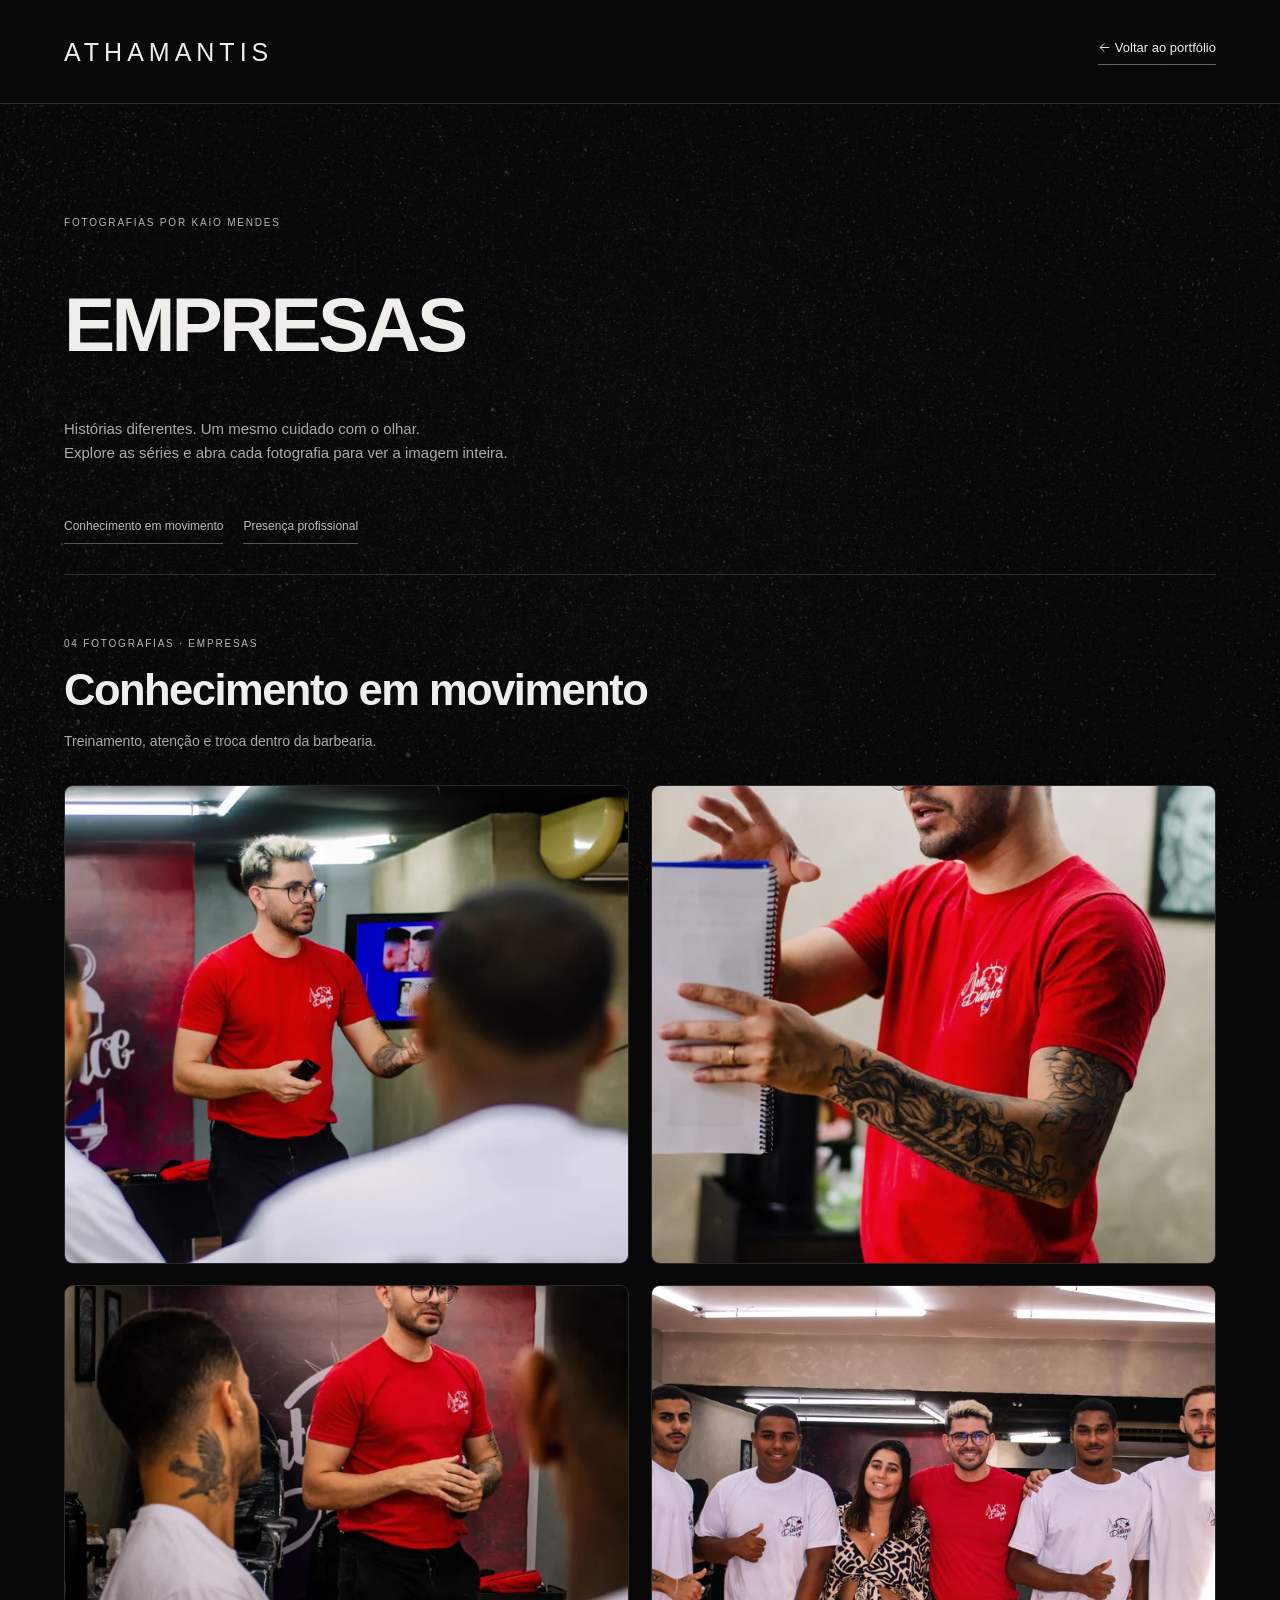
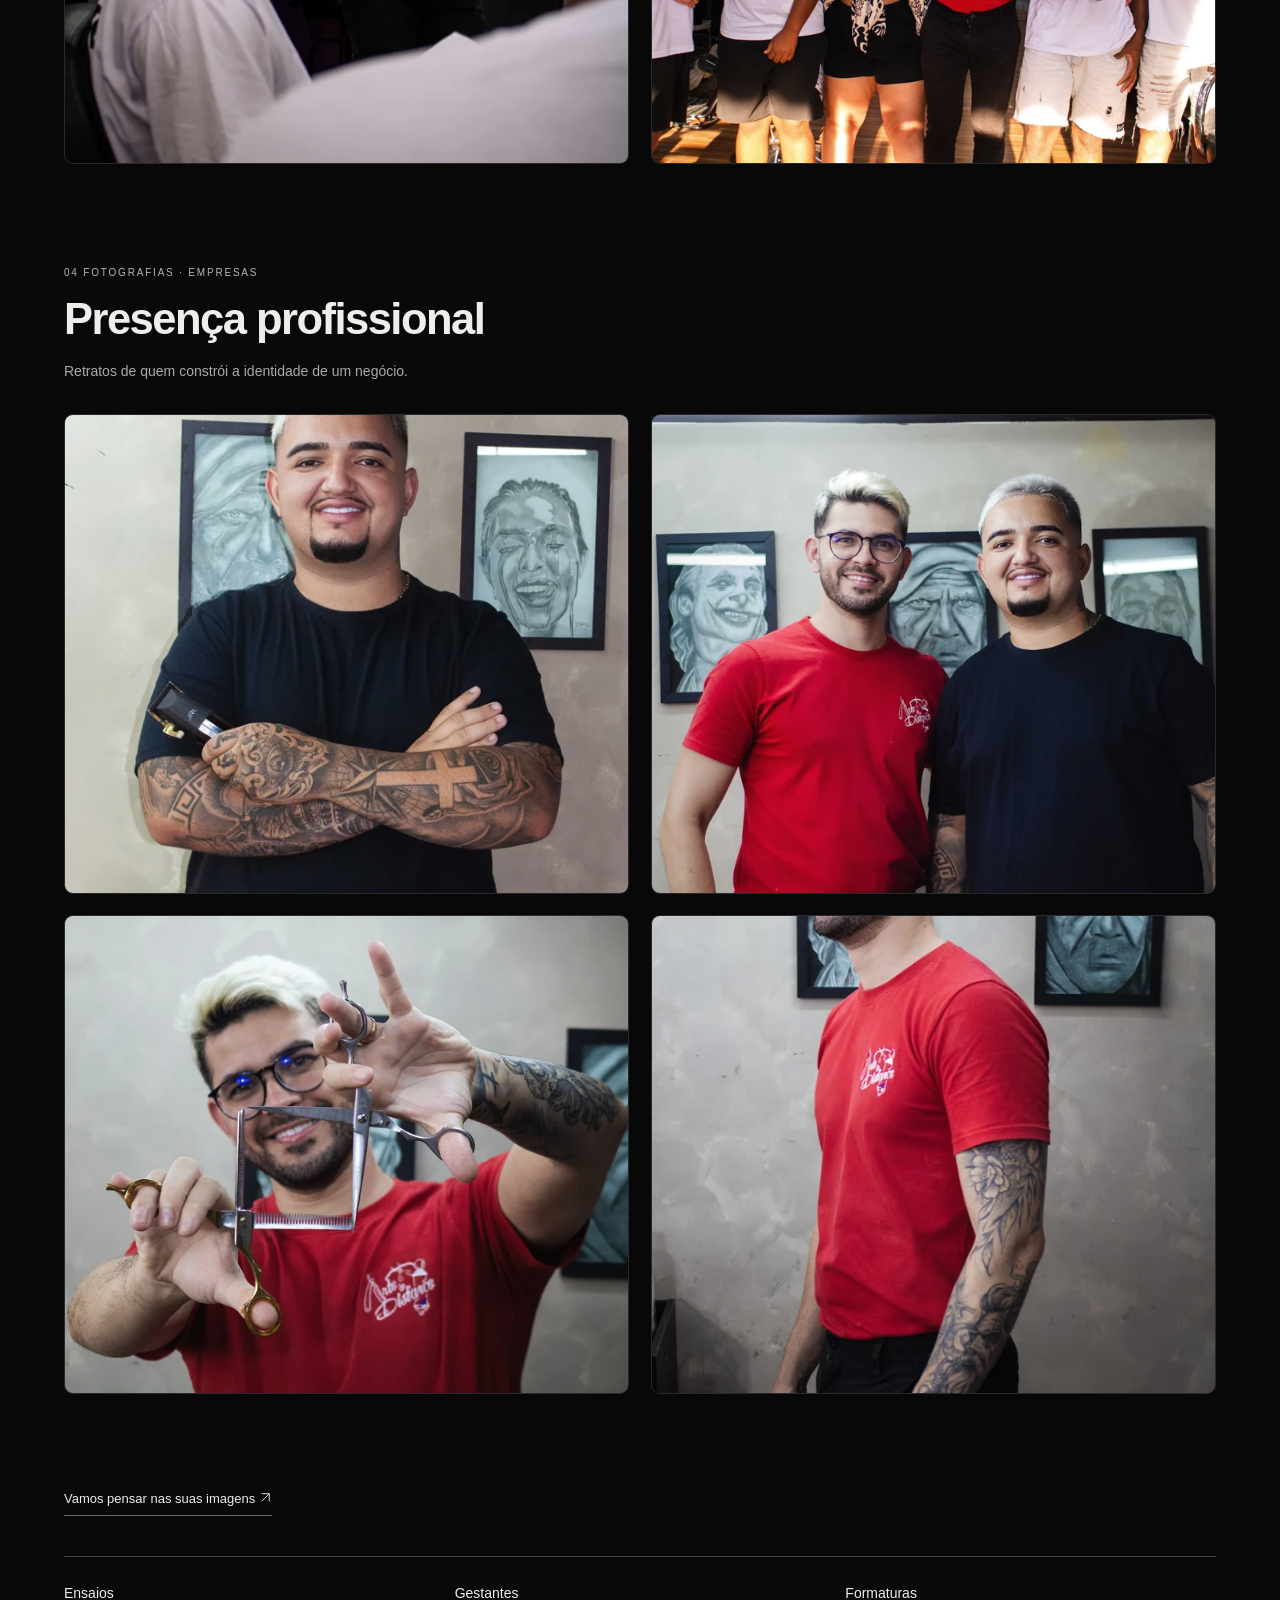
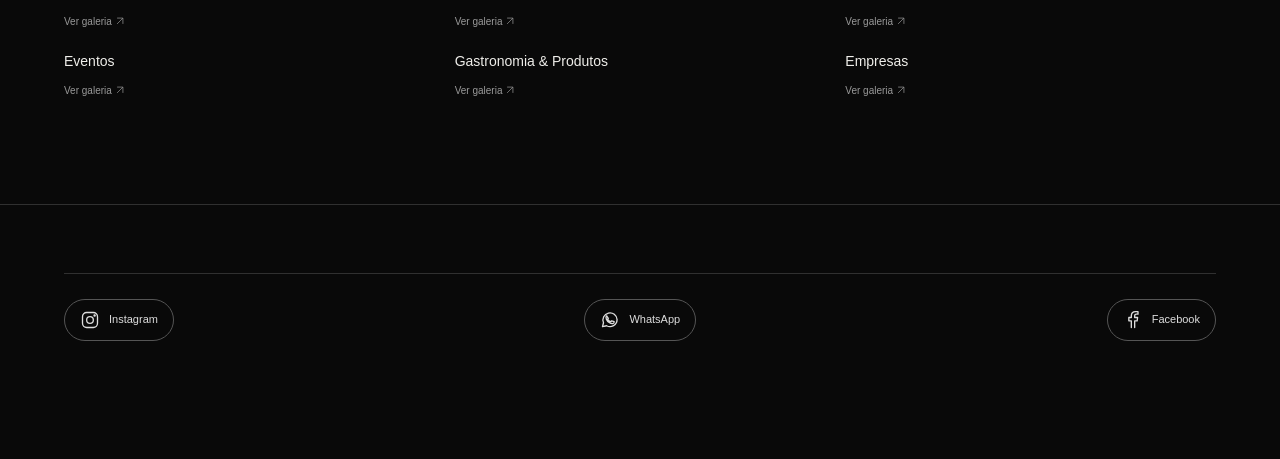
<file: empresas.html>
<!doctype html><html lang="pt-BR"><head><meta charset="utf-8"><meta name="viewport" content="width=device-width,initial-scale=1"><title>Empresas — Athamantis</title><link rel="stylesheet" href="style.css"><link rel="icon" href="assets/logo-original-white.png"></head><body><header><a href="index.html" aria-label="Athamantis, início"><span class="header-name">ATHAMANTIS</span></a><a class="text-link" href="index.html#trabalhos"><svg class="arrow-icon" width="1em" height="1em" viewBox="0 0 24 24" fill="none" stroke="currentColor" stroke-width="1.7" stroke-linecap="round" stroke-linejoin="round" aria-hidden="true" focusable="false"><path d="M20 12H4m7-7-7 7 7 7"/></svg> Voltar ao portfólio</a></header><main class="section collection" data-cms-gallery="empresas"><span class="eyebrow">FOTOGRAFIAS POR KAIO MENDES</span><h1>EMPRESAS</h1><p>Histórias diferentes. Um mesmo cuidado com o olhar.<br>Explore as séries e abra cada fotografia para ver a imagem inteira.</p><nav class="series-nav" aria-label="Séries desta galeria"><a href="#serie-0">Conhecimento em movimento</a><a href="#serie-1">Presença profissional</a></nav><section class="photo-series" id="serie-0"><div class="series-heading"><span class="eyebrow">04 FOTOGRAFIAS · EMPRESAS</span><h2>Conhecimento em movimento</h2><p>Treinamento, atenção e troca dentro da barbearia.</p></div><div class="gallery"><button class="project" data-category="empresas" data-image="assets/portfolio/00-03.jpg" data-title="A Aula Acontece" aria-label="Ampliar A Aula Acontece"><img src="assets/portfolio/00-03-small.webp" loading="lazy" decoding="async" alt="A Aula Acontece — Empresas, fotografia de Kaio Mendes"><span><b>A Aula Acontece</b><small>EMPRESAS</small><i><svg class="arrow-icon" viewBox="0 0 24 24" fill="none" stroke="currentColor" stroke-width="1.7" aria-hidden="true"><path d="M5 19 19 5M5 5h14v14"/></svg></i></span></button><button class="project" data-category="empresas" data-image="assets/portfolio/00-07.jpg" data-title="O Gesto de Ensinar" aria-label="Ampliar O Gesto de Ensinar"><img src="assets/portfolio/00-07-small.webp" loading="lazy" decoding="async" alt="O Gesto de Ensinar — Empresas, fotografia de Kaio Mendes"><span><b>O Gesto de Ensinar</b><small>EMPRESAS</small><i><svg class="arrow-icon" viewBox="0 0 24 24" fill="none" stroke="currentColor" stroke-width="1.7" aria-hidden="true"><path d="M5 19 19 5M5 5h14v14"/></svg></i></span></button><button class="project" data-category="empresas" data-image="assets/portfolio/00-12.jpg" data-title="Entre Olhares Atentos" aria-label="Ampliar Entre Olhares Atentos"><img src="assets/portfolio/00-12-small.webp" loading="lazy" decoding="async" alt="Entre Olhares Atentos — Empresas, fotografia de Kaio Mendes"><span><b>Entre Olhares Atentos</b><small>EMPRESAS</small><i><svg class="arrow-icon" viewBox="0 0 24 24" fill="none" stroke="currentColor" stroke-width="1.7" aria-hidden="true"><path d="M5 19 19 5M5 5h14v14"/></svg></i></span></button><button class="project" data-category="empresas" data-image="assets/portfolio/00-13.jpg" data-title="Quem Faz Acontecer" aria-label="Ampliar Quem Faz Acontecer"><img src="assets/portfolio/00-13-small.webp" loading="lazy" decoding="async" alt="Quem Faz Acontecer — Empresas, fotografia de Kaio Mendes"><span><b>Quem Faz Acontecer</b><small>EMPRESAS</small><i><svg class="arrow-icon" viewBox="0 0 24 24" fill="none" stroke="currentColor" stroke-width="1.7" aria-hidden="true"><path d="M5 19 19 5M5 5h14v14"/></svg></i></span></button></div></section><section class="photo-series" id="serie-1"><div class="series-heading"><span class="eyebrow">04 FOTOGRAFIAS · EMPRESAS</span><h2>Presença profissional</h2><p>Retratos de quem constrói a identidade de um negócio.</p></div><div class="gallery"><button class="project" data-category="empresas" data-image="assets/portfolio/03-00.jpg" data-title="Confiança no Olhar" aria-label="Ampliar Confiança no Olhar"><img src="assets/portfolio/03-00-small.webp" loading="lazy" decoding="async" alt="Confiança no Olhar — Empresas, fotografia de Kaio Mendes"><span><b>Confiança no Olhar</b><small>EMPRESAS</small><i><svg class="arrow-icon" viewBox="0 0 24 24" fill="none" stroke="currentColor" stroke-width="1.7" aria-hidden="true"><path d="M5 19 19 5M5 5h14v14"/></svg></i></span></button><button class="project" data-category="empresas" data-image="assets/portfolio/03-03.jpg" data-title="Uma Identidade em Dupla" aria-label="Ampliar Uma Identidade em Dupla"><img src="assets/portfolio/03-03-small.webp" loading="lazy" decoding="async" alt="Uma Identidade em Dupla — Empresas, fotografia de Kaio Mendes"><span><b>Uma Identidade em Dupla</b><small>EMPRESAS</small><i><svg class="arrow-icon" viewBox="0 0 24 24" fill="none" stroke="currentColor" stroke-width="1.7" aria-hidden="true"><path d="M5 19 19 5M5 5h14v14"/></svg></i></span></button><button class="project" data-category="empresas" data-image="assets/portfolio/03-05.jpg" data-title="Instrumentos do Ofício" aria-label="Ampliar Instrumentos do Ofício"><img src="assets/portfolio/03-05-small.webp" loading="lazy" decoding="async" alt="Instrumentos do Ofício — Empresas, fotografia de Kaio Mendes"><span><b>Instrumentos do Ofício</b><small>EMPRESAS</small><i><svg class="arrow-icon" viewBox="0 0 24 24" fill="none" stroke="currentColor" stroke-width="1.7" aria-hidden="true"><path d="M5 19 19 5M5 5h14v14"/></svg></i></span></button><button class="project" data-category="empresas" data-image="assets/portfolio/03-06.jpg" data-title="Perfil de Quem Cria" aria-label="Ampliar Perfil de Quem Cria"><img src="assets/portfolio/03-06-small.webp" loading="lazy" decoding="async" alt="Perfil de Quem Cria — Empresas, fotografia de Kaio Mendes"><span><b>Perfil de Quem Cria</b><small>EMPRESAS</small><i><svg class="arrow-icon" viewBox="0 0 24 24" fill="none" stroke="currentColor" stroke-width="1.7" aria-hidden="true"><path d="M5 19 19 5M5 5h14v14"/></svg></i></span></button></div></section><a class="text-link" href="index.html#contato">Vamos pensar nas suas imagens <svg class="arrow-icon" viewBox="0 0 24 24" fill="none" stroke="currentColor" stroke-width="1.7" aria-hidden="true"><path d="M5 19 19 5M5 5h14v14"/></svg></a><div class="collection-links"><a href="ensaios.html">Ensaios<span>Ver galeria <svg class="arrow-icon" viewBox="0 0 24 24" fill="none" stroke="currentColor" stroke-width="1.7" aria-hidden="true"><path d="M5 19 19 5M5 5h14v14"/></svg></span></a><a href="gestantes.html">Gestantes<span>Ver galeria <svg class="arrow-icon" viewBox="0 0 24 24" fill="none" stroke="currentColor" stroke-width="1.7" aria-hidden="true"><path d="M5 19 19 5M5 5h14v14"/></svg></span></a><a href="formaturas.html">Formaturas<span>Ver galeria <svg class="arrow-icon" viewBox="0 0 24 24" fill="none" stroke="currentColor" stroke-width="1.7" aria-hidden="true"><path d="M5 19 19 5M5 5h14v14"/></svg></span></a><a href="eventos.html">Eventos<span>Ver galeria <svg class="arrow-icon" viewBox="0 0 24 24" fill="none" stroke="currentColor" stroke-width="1.7" aria-hidden="true"><path d="M5 19 19 5M5 5h14v14"/></svg></span></a><a href="produtos.html">Gastronomia & Produtos<span>Ver galeria <svg class="arrow-icon" viewBox="0 0 24 24" fill="none" stroke="currentColor" stroke-width="1.7" aria-hidden="true"><path d="M5 19 19 5M5 5h14v14"/></svg></span></a><a href="empresas.html">Empresas<span>Ver galeria <svg class="arrow-icon" viewBox="0 0 24 24" fill="none" stroke="currentColor" stroke-width="1.7" aria-hidden="true"><path d="M5 19 19 5M5 5h14v14"/></svg></span></a></div></main><footer><div class="social-links" aria-label="Redes sociais e contato"><a href="https://www.instagram.com/atamantisprods/" target="_blank" rel="noopener" aria-label="Abrir Instagram" title="Instagram"><svg viewBox="0 0 24 24" aria-hidden="true" fill="none" stroke="currentColor" stroke-width="1.6" stroke-linecap="round" stroke-linejoin="round"><rect x="3" y="3" width="18" height="18" rx="5"/><circle cx="12" cy="12" r="4"/><circle cx="17.5" cy="6.5" r=".7" fill="currentColor"/></svg><span>Instagram</span></a><a href="https://wa.me/5521936188180" target="_blank" rel="noopener" aria-label="Abrir WhatsApp" title="WhatsApp"><svg viewBox="0 0 24 24" aria-hidden="true" fill="none" stroke="currentColor" stroke-width="1.6" stroke-linecap="round" stroke-linejoin="round"><path d="M20.5 11.5a8.5 8.5 0 0 1-12.6 7.4L3 20l1.2-4.7A8.5 8.5 0 1 1 20.5 11.5Z"/><path d="m8 7 2 3-1 1c1 2 2 3 4 3l1-1 3 1c0 3-3 3-6 1S6 9 8 7Z"/></svg><span>WhatsApp</span></a><a href="https://www.facebook.com/Athamantisprods" target="_blank" rel="noopener" aria-label="Abrir Facebook" title="Facebook"><svg viewBox="0 0 24 24" aria-hidden="true" fill="none" stroke="currentColor" stroke-width="1.6" stroke-linecap="round" stroke-linejoin="round"><path d="M14 21v-8h3l.5-4H14V7c0-1 .4-2 2-2h2V2h-3c-3 0-5 2-5 5v2H7v4h3v8"/></svg><span>Facebook</span></a></div></footer><dialog id="lightbox"><button id="close-lightbox">Fechar ×</button><img id="lightbox-image" alt=""><p id="lightbox-caption"></p></dialog><script src="gallery-cms.js"></script><script src="gallery.js"></script><script src="ath-contact.js"></script></body></html>
</file>
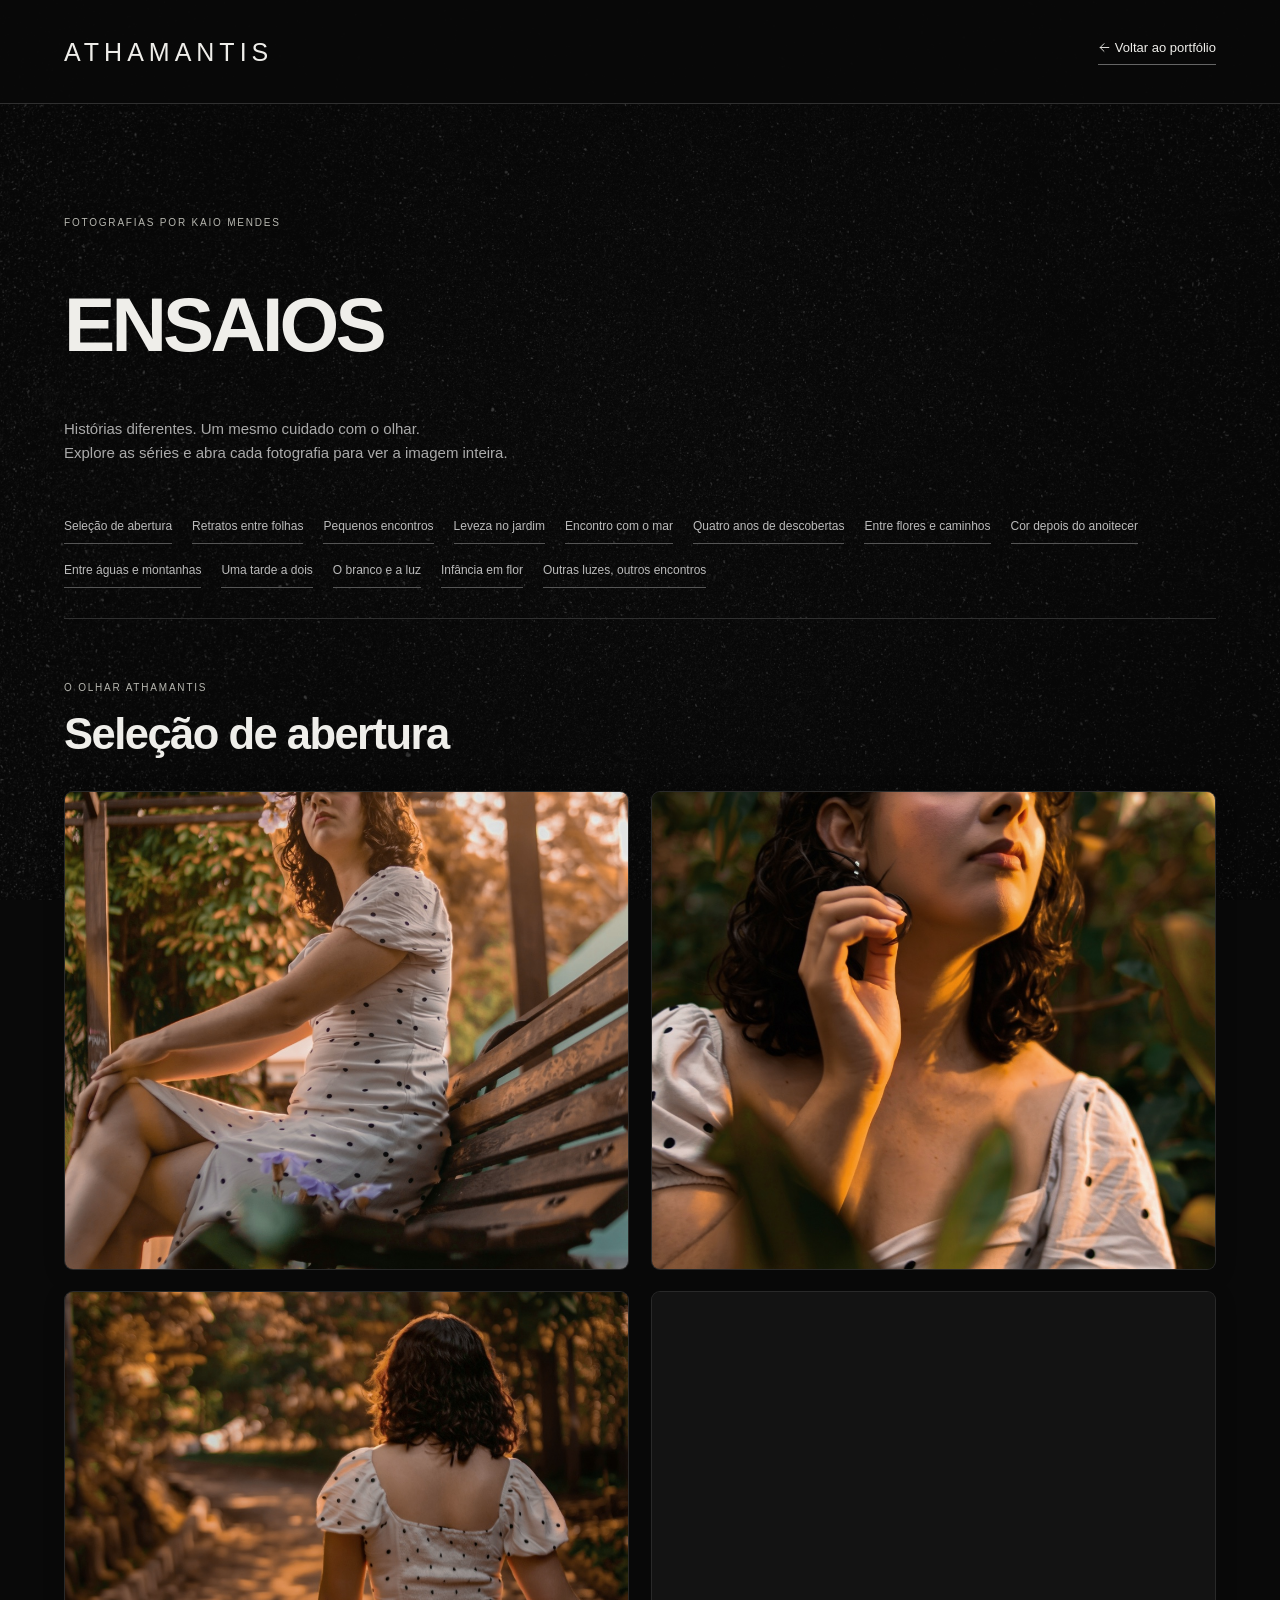
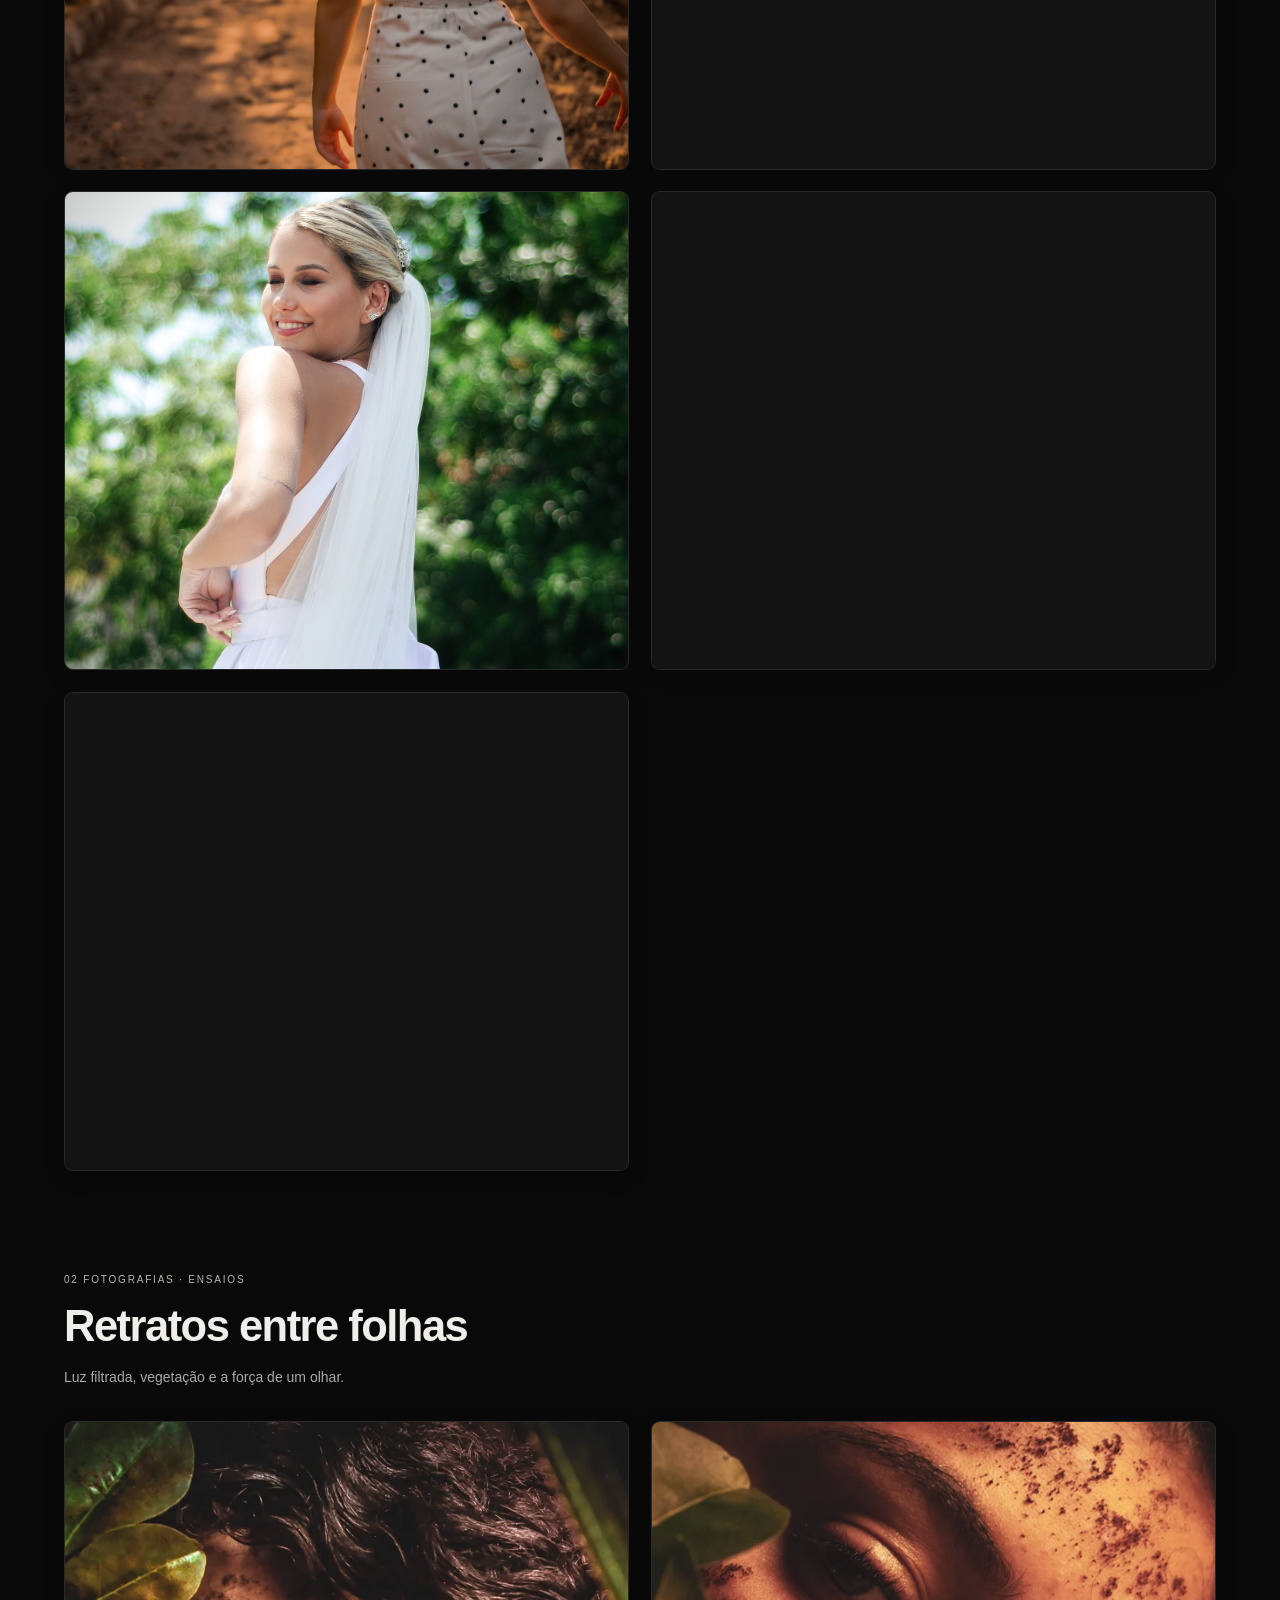
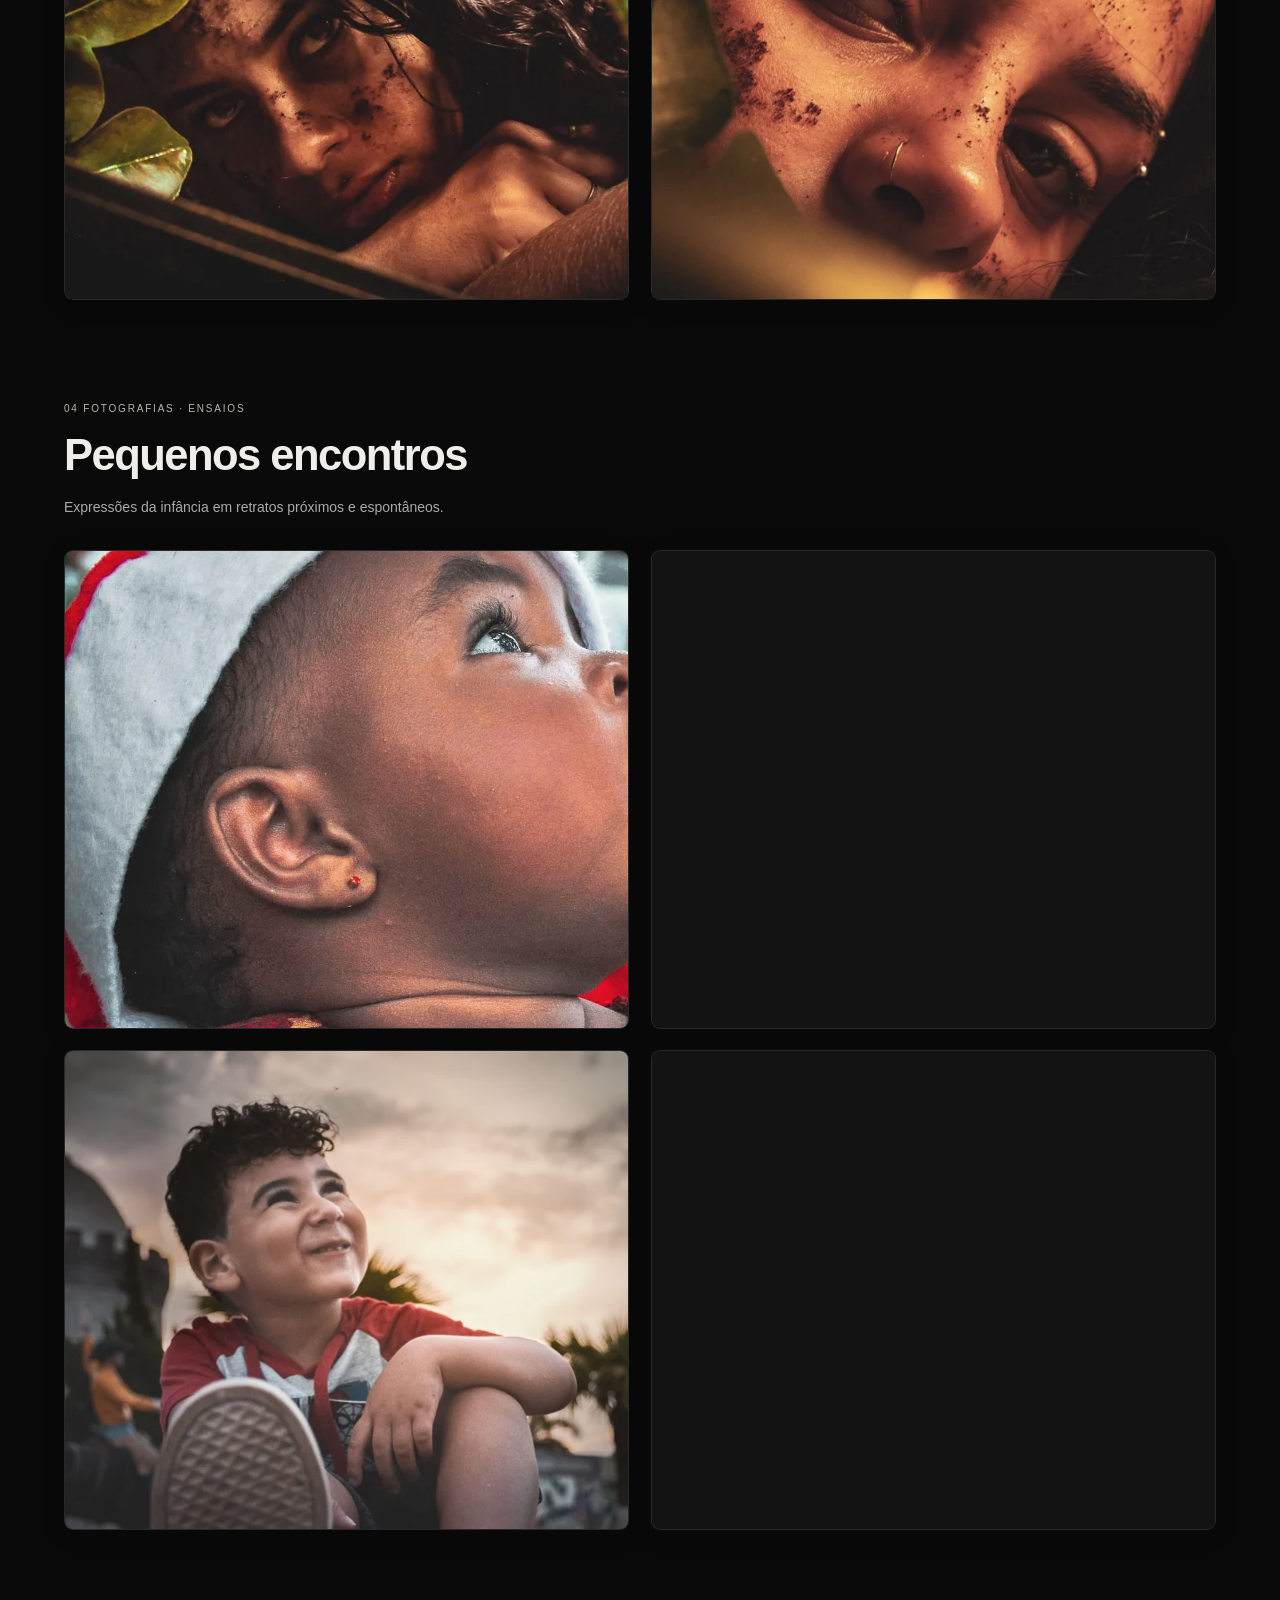
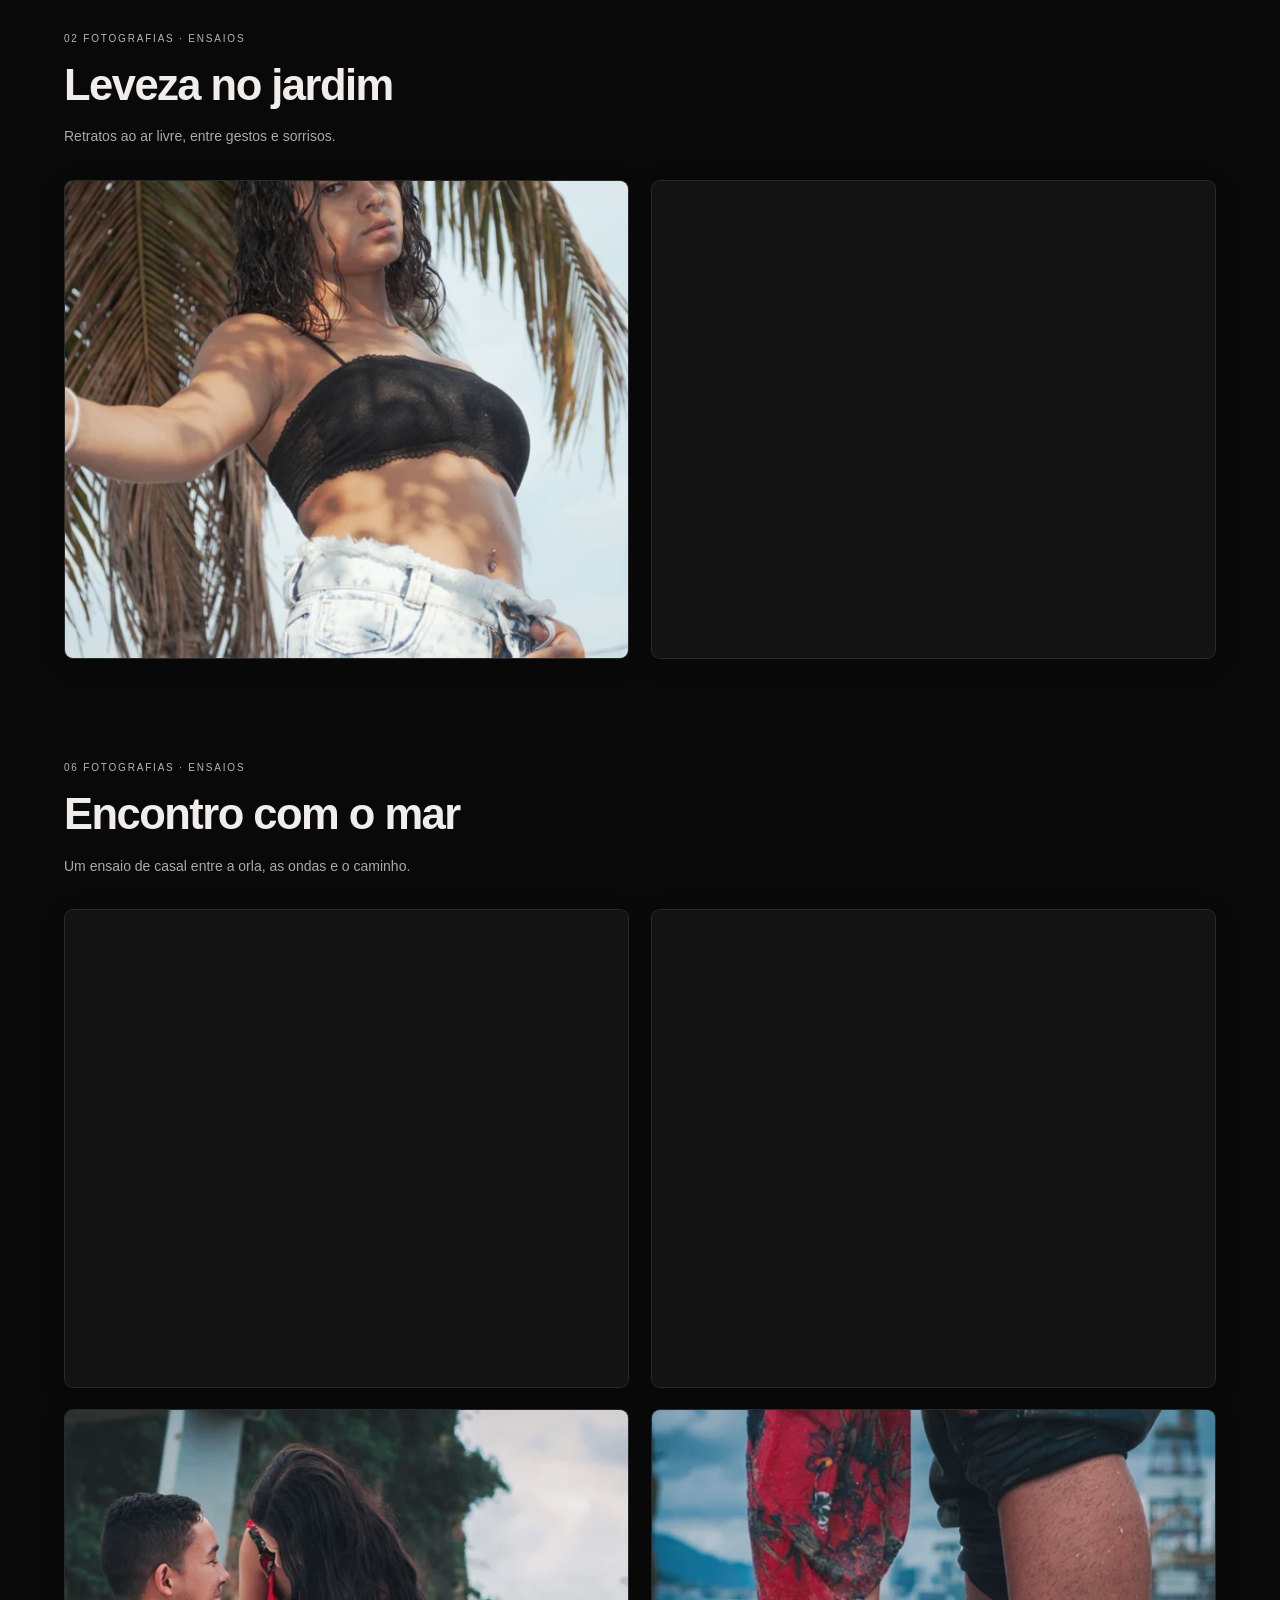
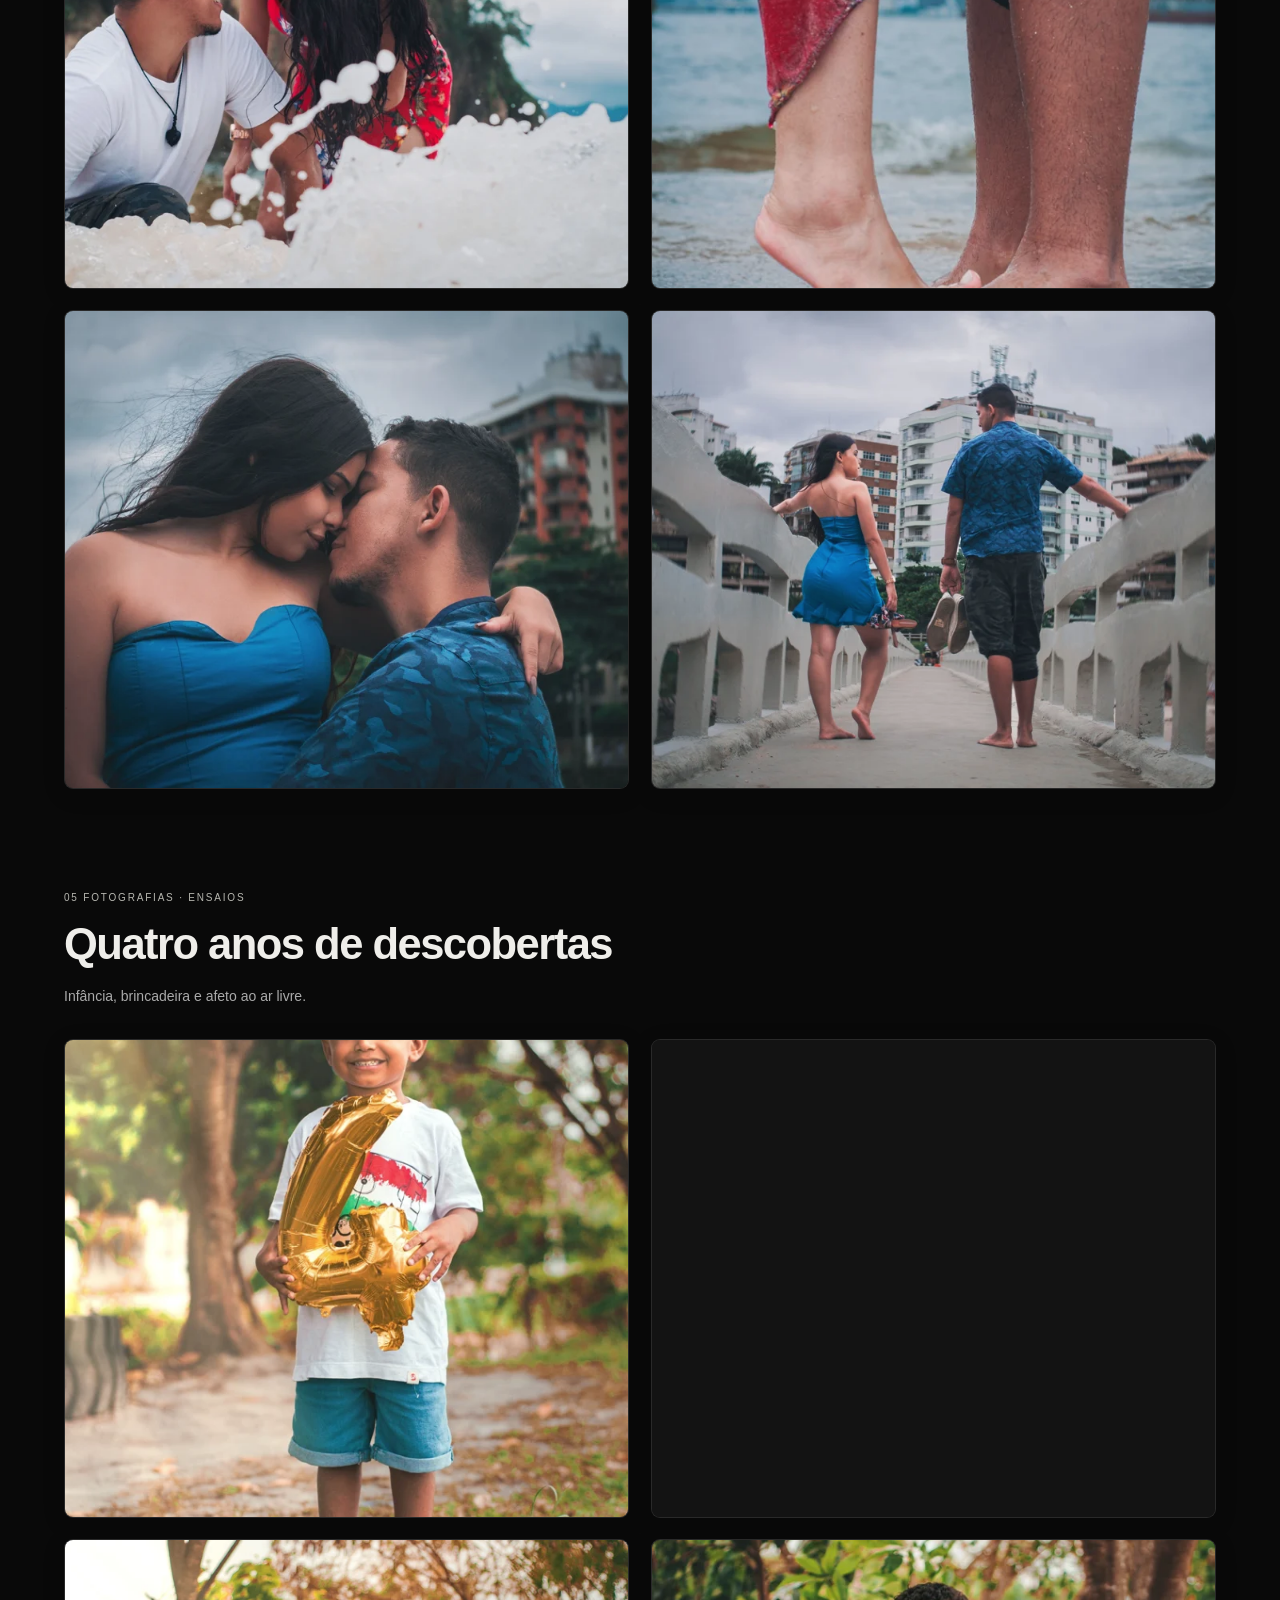
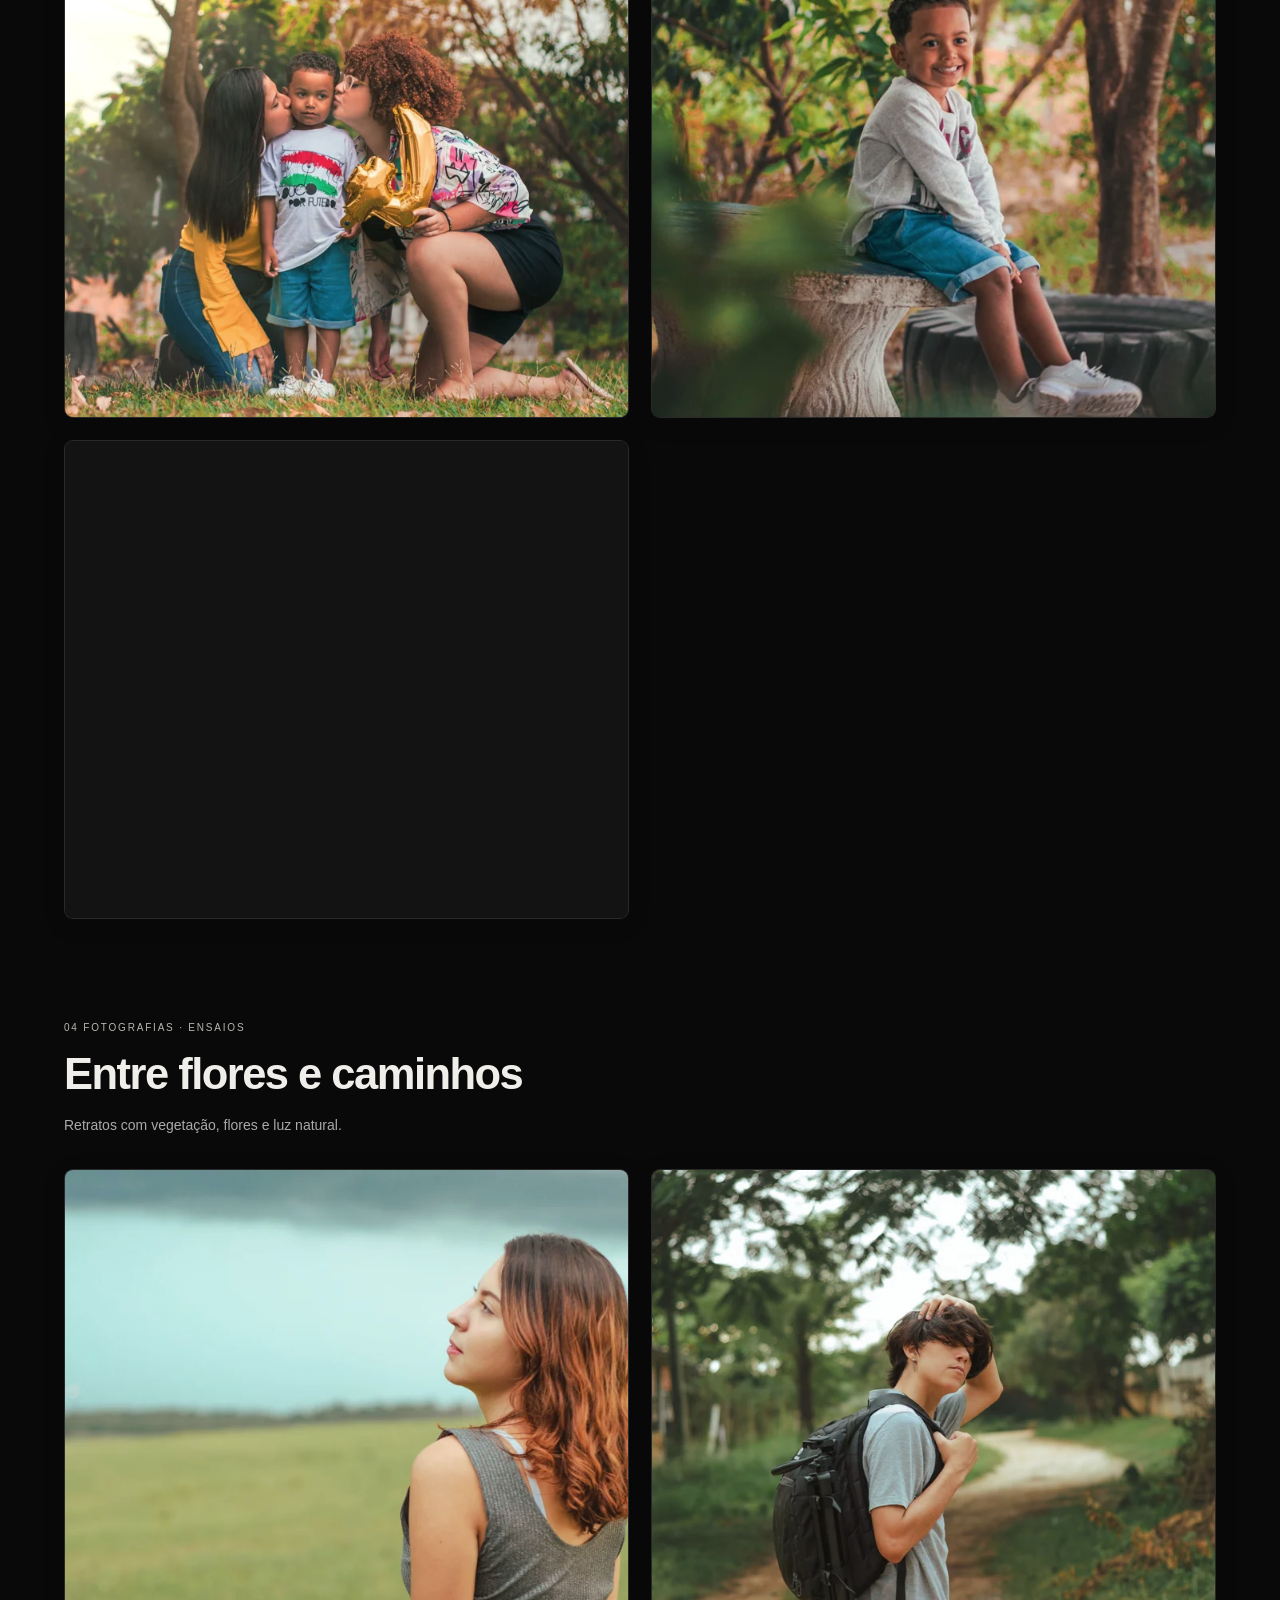
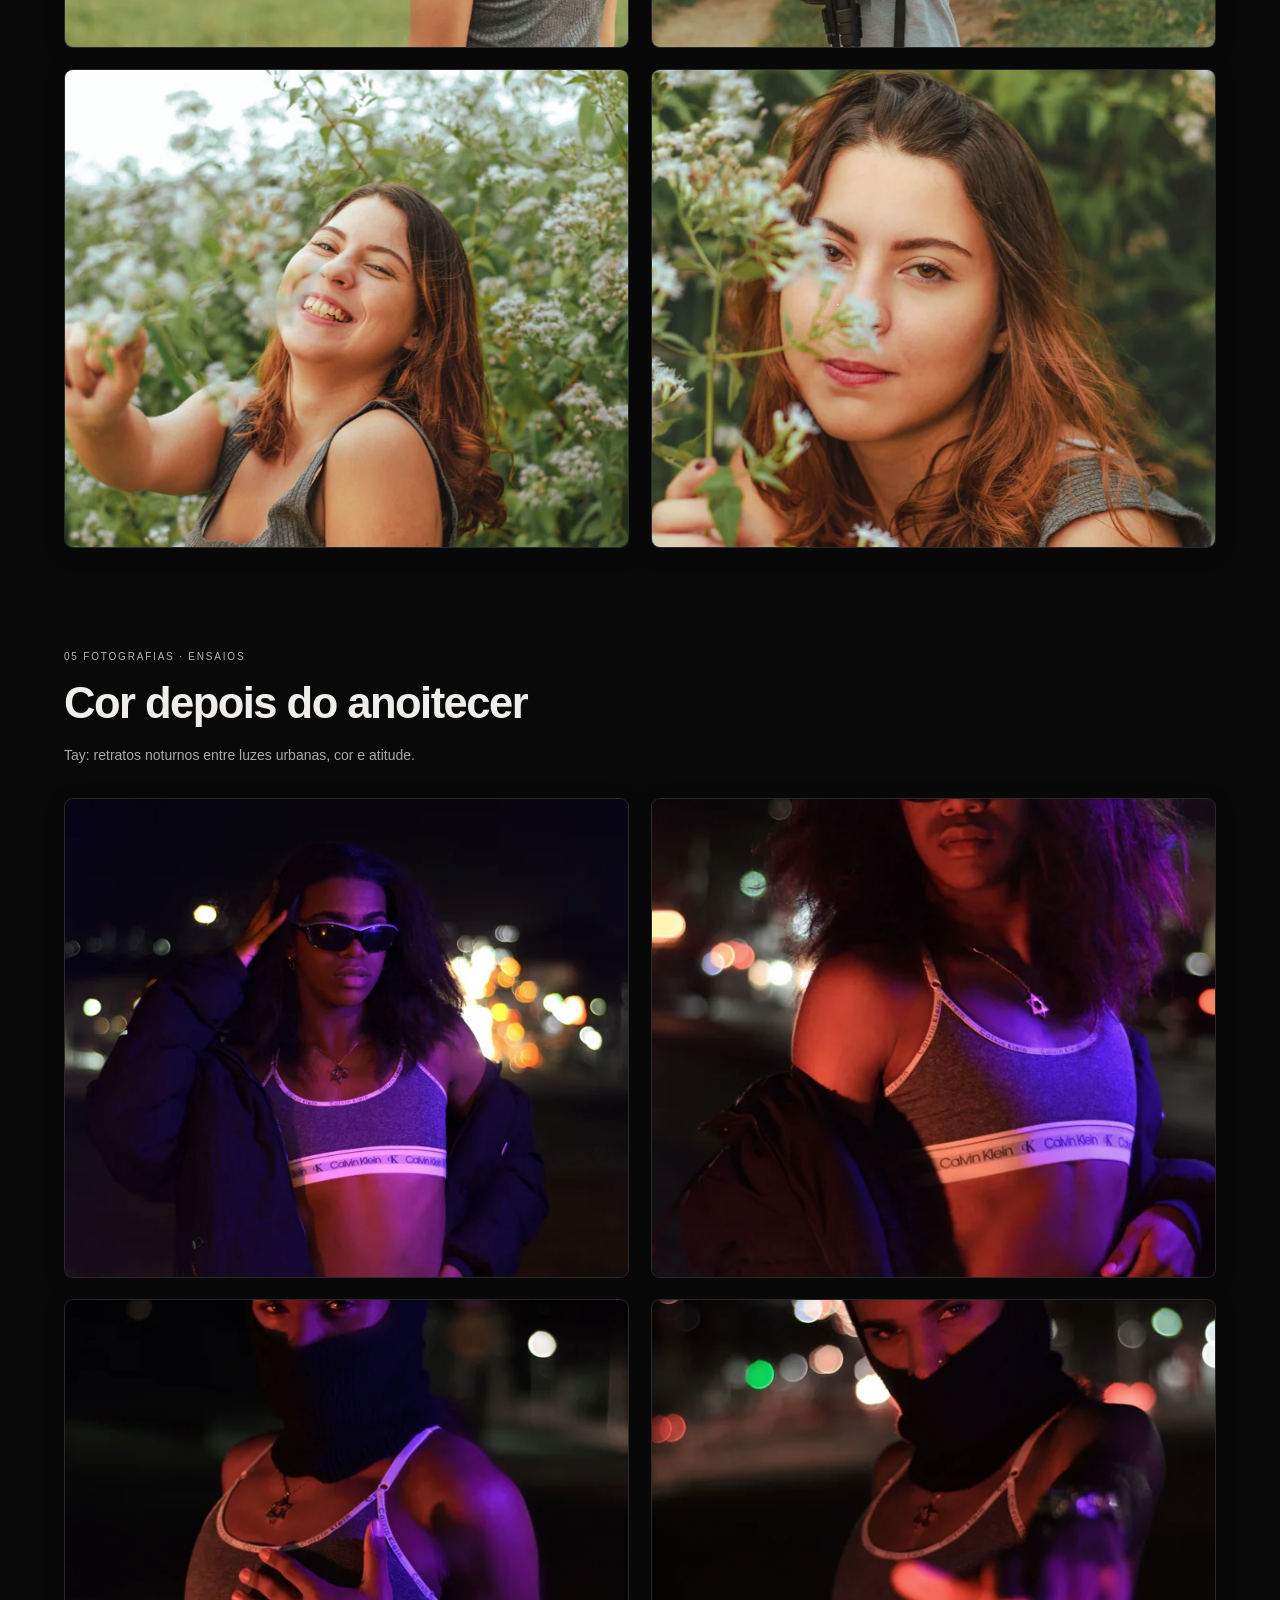
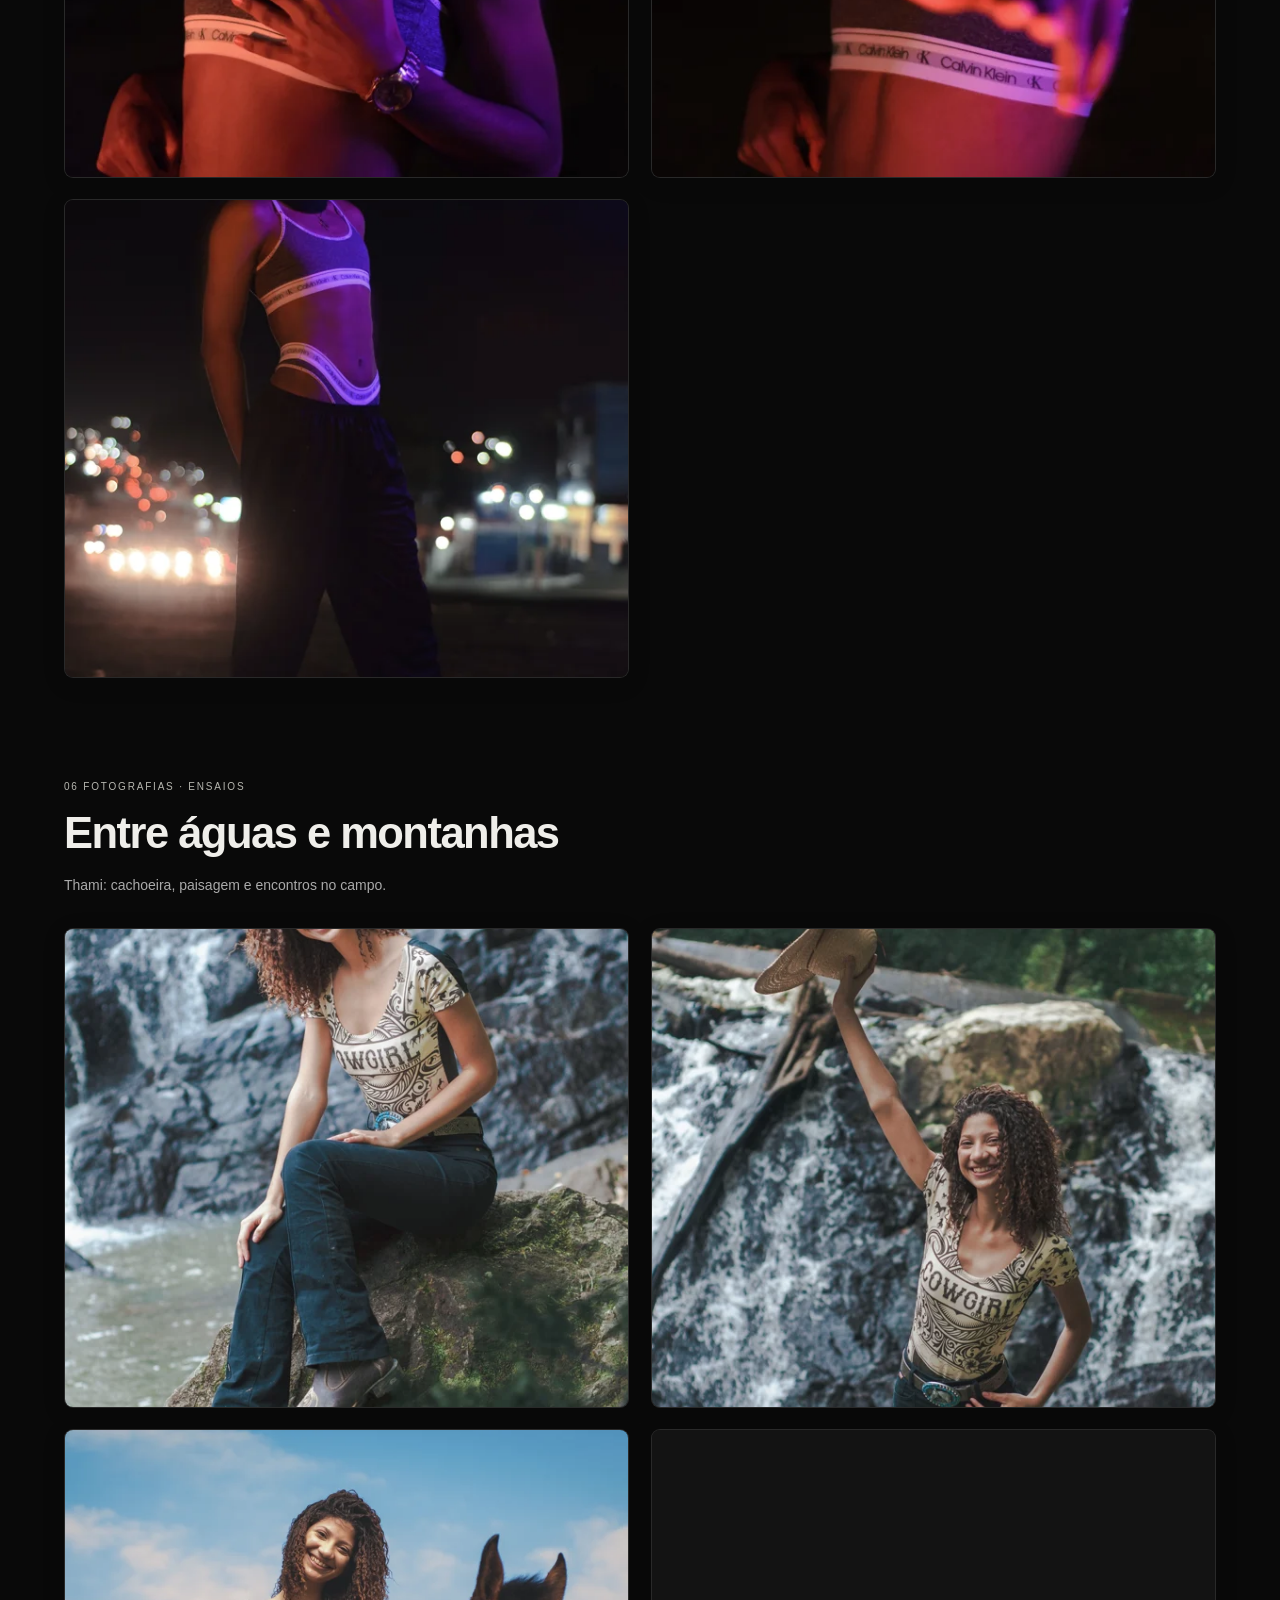
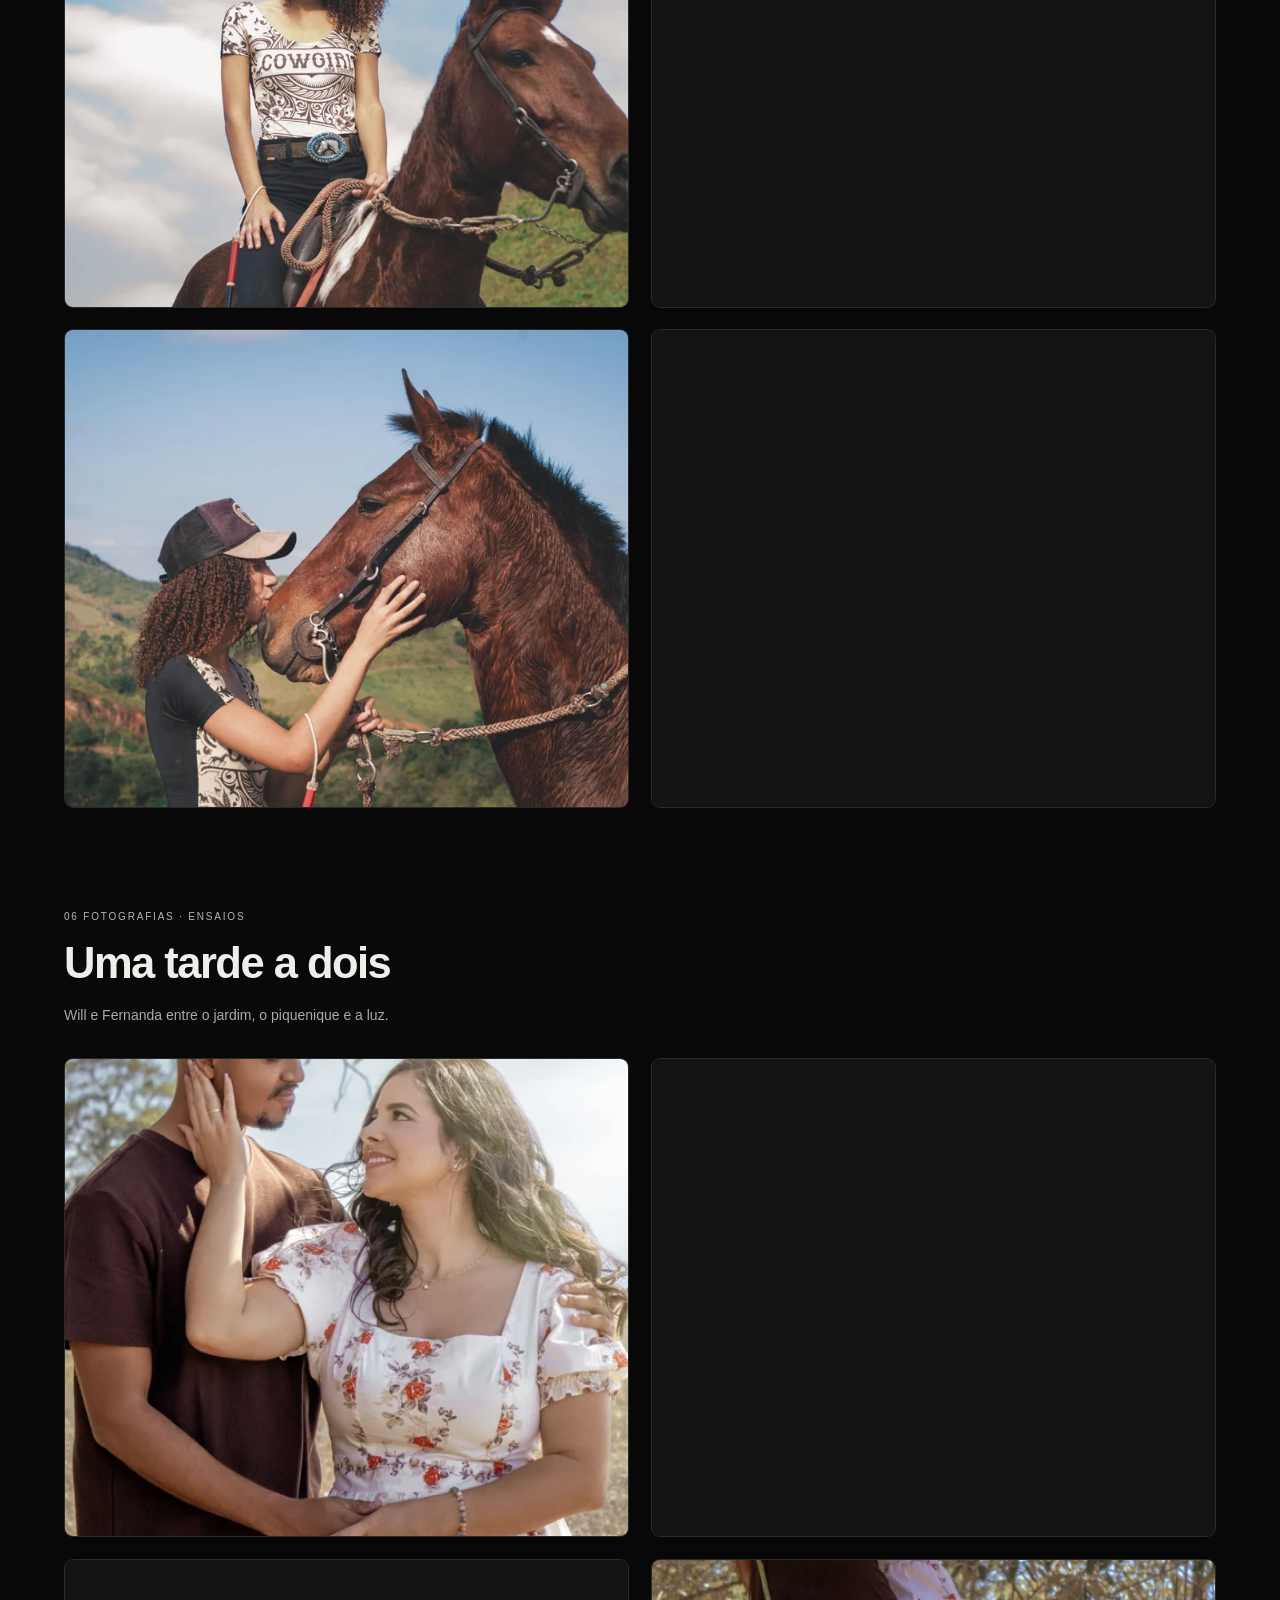
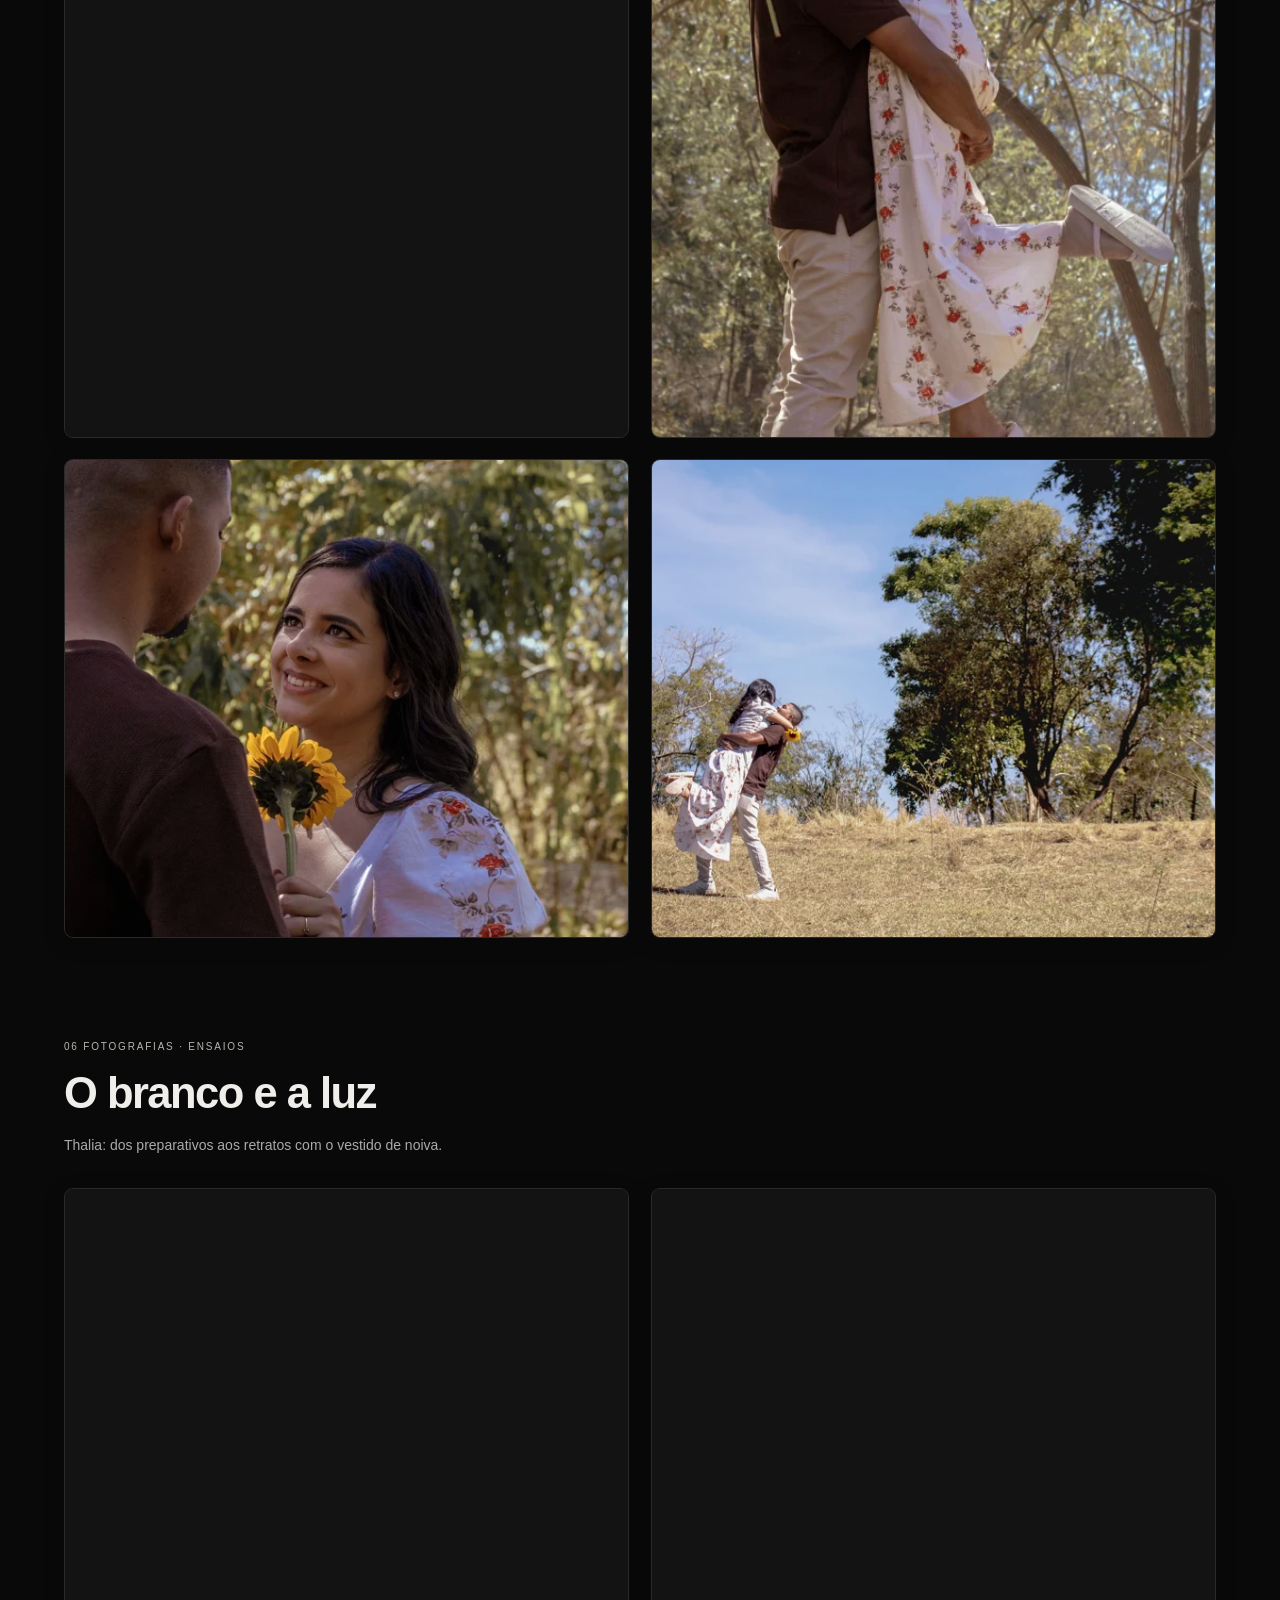
<file: ensaios.html>
<!doctype html><html lang="pt-BR"><head><meta charset="utf-8"><meta name="viewport" content="width=device-width,initial-scale=1"><title>Ensaios — Athamantis</title><link rel="stylesheet" href="style.css"><link rel="icon" href="assets/logo-original-white.png"></head><body><header><a href="index.html" aria-label="Athamantis, início"><span class="header-name">ATHAMANTIS</span></a><a class="text-link" href="index.html#trabalhos"><svg class="arrow-icon" width="1em" height="1em" viewBox="0 0 24 24" fill="none" stroke="currentColor" stroke-width="1.7" stroke-linecap="round" stroke-linejoin="round" aria-hidden="true" focusable="false"><path d="M20 12H4m7-7-7 7 7 7"/></svg> Voltar ao portfólio</a></header><main class="section collection" data-cms-gallery="ensaios"><span class="eyebrow">FOTOGRAFIAS POR KAIO MENDES</span><h1>ENSAIOS</h1><p>Histórias diferentes. Um mesmo cuidado com o olhar.<br>Explore as séries e abra cada fotografia para ver a imagem inteira.</p><nav class="series-nav" aria-label="Séries desta galeria"> <a href="#assinatura">Seleção de abertura</a><a href="#serie-0">Retratos entre folhas</a><a href="#serie-1">Pequenos encontros</a><a href="#serie-2">Leveza no jardim</a><a href="#serie-3">Encontro com o mar</a><a href="#serie-4">Quatro anos de descobertas</a><a href="#serie-5">Entre flores e caminhos</a><a href="#serie-6">Cor depois do anoitecer</a><a href="#serie-7">Entre águas e montanhas</a><a href="#serie-8">Uma tarde a dois</a><a href="#serie-9">O branco e a luz</a><a href="#serie-10">Infância em flor</a><a href="#acervo">Outras luzes, outros encontros</a></nav><section class="photo-series" id="assinatura"><div class="series-heading"><span class="eyebrow">O OLHAR ATHAMANTIS</span><h2>Seleção de abertura</h2></div><div class="gallery"><button class="project" data-category="ensaios" data-image="assets/bench.jpeg" data-title="Última Luz" aria-label="Ampliar Última Luz"><img src="assets/bench.jpeg" loading="lazy" alt="Ensaios: fotografia por Kaio Mendes"><span><b>Última Luz</b><small>ENSAIOS</small><i><svg class="arrow-icon" width="1em" height="1em" viewBox="0 0 24 24" fill="none" stroke="currentColor" stroke-width="1.7" stroke-linecap="round" stroke-linejoin="round" aria-hidden="true" focusable="false"><path d="M5 19 19 5M5 5h14v14"/></svg></i></span></button><button class="project" data-category="ensaios" data-image="assets/portrait.jpeg" data-title="Entre Luz e Sombras" aria-label="Ampliar Entre Luz e Sombras"><img src="assets/portrait.jpeg" loading="lazy" alt="Ensaios: fotografia por Kaio Mendes"><span><b>Entre Luz e Sombras</b><small>ENSAIOS</small><i><svg class="arrow-icon" width="1em" height="1em" viewBox="0 0 24 24" fill="none" stroke="currentColor" stroke-width="1.7" stroke-linecap="round" stroke-linejoin="round" aria-hidden="true" focusable="false"><path d="M5 19 19 5M5 5h14v14"/></svg></i></span></button><button class="project" data-category="ensaios" data-image="assets/walk.jpeg" data-title="Caminho Dourado" aria-label="Ampliar Caminho Dourado"><img src="assets/walk.jpeg" loading="lazy" alt="Ensaios: fotografia por Kaio Mendes"><span><b>Caminho Dourado</b><small>ENSAIOS</small><i><svg class="arrow-icon" width="1em" height="1em" viewBox="0 0 24 24" fill="none" stroke="currentColor" stroke-width="1.7" stroke-linecap="round" stroke-linejoin="round" aria-hidden="true" focusable="false"><path d="M5 19 19 5M5 5h14v14"/></svg></i></span></button><button class="project" data-category="ensaios" data-image="assets/ensaio0.jpg" data-title="Entre Folhas" aria-label="Ampliar Entre Folhas"><img src="assets/ensaio0.jpg" loading="lazy" alt="Ensaios: fotografia por Kaio Mendes"><span><b>Entre Folhas</b><small>ENSAIOS</small><i><svg class="arrow-icon" width="1em" height="1em" viewBox="0 0 24 24" fill="none" stroke="currentColor" stroke-width="1.7" stroke-linecap="round" stroke-linejoin="round" aria-hidden="true" focusable="false"><path d="M5 19 19 5M5 5h14v14"/></svg></i></span></button><button class="project" data-category="ensaios" data-image="assets/ensaio1.jpg" data-title="Promessa em Branco" aria-label="Ampliar Promessa em Branco"><img src="assets/ensaio1.jpg" loading="lazy" alt="Ensaios: fotografia por Kaio Mendes"><span><b>Promessa em Branco</b><small>ENSAIOS</small><i><svg class="arrow-icon" width="1em" height="1em" viewBox="0 0 24 24" fill="none" stroke="currentColor" stroke-width="1.7" stroke-linecap="round" stroke-linejoin="round" aria-hidden="true" focusable="false"><path d="M5 19 19 5M5 5h14v14"/></svg></i></span></button><button class="project" data-category="ensaios" data-image="assets/ensaio2.jpg" data-title="Antes do Sim" aria-label="Ampliar Antes do Sim"><img src="assets/ensaio2.jpg" loading="lazy" alt="Ensaios: fotografia por Kaio Mendes"><span><b>Antes do Sim</b><small>ENSAIOS</small><i><svg class="arrow-icon" width="1em" height="1em" viewBox="0 0 24 24" fill="none" stroke="currentColor" stroke-width="1.7" stroke-linecap="round" stroke-linejoin="round" aria-hidden="true" focusable="false"><path d="M5 19 19 5M5 5h14v14"/></svg></i></span></button><button class="project" data-category="ensaios" data-image="assets/ensaio3.jpg" data-title="Véu de Luz" aria-label="Ampliar Véu de Luz"><img src="assets/ensaio3.jpg" loading="lazy" alt="Ensaios: fotografia por Kaio Mendes"><span><b>Véu de Luz</b><small>ENSAIOS</small><i><svg class="arrow-icon" width="1em" height="1em" viewBox="0 0 24 24" fill="none" stroke="currentColor" stroke-width="1.7" stroke-linecap="round" stroke-linejoin="round" aria-hidden="true" focusable="false"><path d="M5 19 19 5M5 5h14v14"/></svg></i></span></button></div></section><section class="photo-series" id="serie-0"><div class="series-heading"><span class="eyebrow">02 FOTOGRAFIAS · ENSAIOS</span><h2>Retratos entre folhas</h2><p>Luz filtrada, vegetação e a força de um olhar.</p></div><div class="gallery"><button class="project" data-category="ensaios" data-image="assets/portfolio/04-09.jpg" data-title="Luz em Travessia" aria-label="Ampliar Luz em Travessia"><img src="assets/portfolio/04-09-small.webp" loading="lazy" decoding="async" alt="Luz em Travessia — Ensaios, fotografia de Kaio Mendes"><span><b>Luz em Travessia</b><small>ENSAIOS</small><i><svg class="arrow-icon" viewBox="0 0 24 24" fill="none" stroke="currentColor" stroke-width="1.7" aria-hidden="true"><path d="M5 19 19 5M5 5h14v14"/></svg></i></span></button><button class="project" data-category="ensaios" data-image="assets/portfolio/04-10.jpg" data-title="Por Entre o Verde" aria-label="Ampliar Por Entre o Verde"><img src="assets/portfolio/04-10-small.webp" loading="lazy" decoding="async" alt="Por Entre o Verde — Ensaios, fotografia de Kaio Mendes"><span><b>Por Entre o Verde</b><small>ENSAIOS</small><i><svg class="arrow-icon" viewBox="0 0 24 24" fill="none" stroke="currentColor" stroke-width="1.7" aria-hidden="true"><path d="M5 19 19 5M5 5h14v14"/></svg></i></span></button></div></section><section class="photo-series" id="serie-1"><div class="series-heading"><span class="eyebrow">04 FOTOGRAFIAS · ENSAIOS</span><h2>Pequenos encontros</h2><p>Expressões da infância em retratos próximos e espontâneos.</p></div><div class="gallery"><button class="project" data-category="ensaios" data-image="assets/portfolio/04-05.jpg" data-title="Olhos para o Alto" aria-label="Ampliar Olhos para o Alto"><img src="assets/portfolio/04-05-small.webp" loading="lazy" decoding="async" alt="Olhos para o Alto — Ensaios, fotografia de Kaio Mendes"><span><b>Olhos para o Alto</b><small>ENSAIOS</small><i><svg class="arrow-icon" viewBox="0 0 24 24" fill="none" stroke="currentColor" stroke-width="1.7" aria-hidden="true"><path d="M5 19 19 5M5 5h14v14"/></svg></i></span></button><button class="project" data-category="ensaios" data-image="assets/portfolio/04-08.jpg" data-title="Do Outro Lado do Banco" aria-label="Ampliar Do Outro Lado do Banco"><img src="assets/portfolio/04-08-small.webp" loading="lazy" decoding="async" alt="Do Outro Lado do Banco — Ensaios, fotografia de Kaio Mendes"><span><b>Do Outro Lado do Banco</b><small>ENSAIOS</small><i><svg class="arrow-icon" viewBox="0 0 24 24" fill="none" stroke="currentColor" stroke-width="1.7" aria-hidden="true"><path d="M5 19 19 5M5 5h14v14"/></svg></i></span></button><button class="project" data-category="ensaios" data-image="assets/portfolio/04-13.jpg" data-title="Um Mundo Acima" aria-label="Ampliar Um Mundo Acima"><img src="assets/portfolio/04-13-small.webp" loading="lazy" decoding="async" alt="Um Mundo Acima — Ensaios, fotografia de Kaio Mendes"><span><b>Um Mundo Acima</b><small>ENSAIOS</small><i><svg class="arrow-icon" viewBox="0 0 24 24" fill="none" stroke="currentColor" stroke-width="1.7" aria-hidden="true"><path d="M5 19 19 5M5 5h14v14"/></svg></i></span></button><button class="project" data-category="ensaios" data-image="assets/portfolio/04-14.jpg" data-title="Um Sorriso de Lado" aria-label="Ampliar Um Sorriso de Lado"><img src="assets/portfolio/04-14-small.webp" loading="lazy" decoding="async" alt="Um Sorriso de Lado — Ensaios, fotografia de Kaio Mendes"><span><b>Um Sorriso de Lado</b><small>ENSAIOS</small><i><svg class="arrow-icon" viewBox="0 0 24 24" fill="none" stroke="currentColor" stroke-width="1.7" aria-hidden="true"><path d="M5 19 19 5M5 5h14v14"/></svg></i></span></button></div></section><section class="photo-series" id="serie-2"><div class="series-heading"><span class="eyebrow">02 FOTOGRAFIAS · ENSAIOS</span><h2>Leveza no jardim</h2><p>Retratos ao ar livre, entre gestos e sorrisos.</p></div><div class="gallery"><button class="project" data-category="ensaios" data-image="assets/portfolio/04-00.jpg" data-title="Entre Palmeiras" aria-label="Ampliar Entre Palmeiras"><img src="assets/portfolio/04-00-small.webp" loading="lazy" decoding="async" alt="Entre Palmeiras — Ensaios, fotografia de Kaio Mendes"><span><b>Entre Palmeiras</b><small>ENSAIOS</small><i><svg class="arrow-icon" viewBox="0 0 24 24" fill="none" stroke="currentColor" stroke-width="1.7" aria-hidden="true"><path d="M5 19 19 5M5 5h14v14"/></svg></i></span></button><button class="project" data-category="ensaios" data-image="assets/portfolio/04-02.jpg" data-title="Sorriso entre Folhas" aria-label="Ampliar Sorriso entre Folhas"><img src="assets/portfolio/04-02-small.webp" loading="lazy" decoding="async" alt="Sorriso entre Folhas — Ensaios, fotografia de Kaio Mendes"><span><b>Sorriso entre Folhas</b><small>ENSAIOS</small><i><svg class="arrow-icon" viewBox="0 0 24 24" fill="none" stroke="currentColor" stroke-width="1.7" aria-hidden="true"><path d="M5 19 19 5M5 5h14v14"/></svg></i></span></button></div></section><section class="photo-series" id="serie-3"><div class="series-heading"><span class="eyebrow">06 FOTOGRAFIAS · ENSAIOS</span><h2>Encontro com o mar</h2><p>Um ensaio de casal entre a orla, as ondas e o caminho.</p></div><div class="gallery"><button class="project" data-category="ensaios" data-image="assets/portfolio/06-02.jpg" data-title="Um Beijo na Testa" aria-label="Ampliar Um Beijo na Testa"><img src="assets/portfolio/06-02-small.webp" loading="lazy" decoding="async" alt="Um Beijo na Testa — Ensaios, fotografia de Kaio Mendes"><span><b>Um Beijo na Testa</b><small>ENSAIOS</small><i><svg class="arrow-icon" viewBox="0 0 24 24" fill="none" stroke="currentColor" stroke-width="1.7" aria-hidden="true"><path d="M5 19 19 5M5 5h14v14"/></svg></i></span></button><button class="project" data-category="ensaios" data-image="assets/portfolio/06-08.jpg" data-title="Dois diante do Mar" aria-label="Ampliar Dois diante do Mar"><img src="assets/portfolio/06-08-small.webp" loading="lazy" decoding="async" alt="Dois diante do Mar — Ensaios, fotografia de Kaio Mendes"><span><b>Dois diante do Mar</b><small>ENSAIOS</small><i><svg class="arrow-icon" viewBox="0 0 24 24" fill="none" stroke="currentColor" stroke-width="1.7" aria-hidden="true"><path d="M5 19 19 5M5 5h14v14"/></svg></i></span></button><button class="project" data-category="ensaios" data-image="assets/portfolio/06-12.jpg" data-title="Riso entre Ondas" aria-label="Ampliar Riso entre Ondas"><img src="assets/portfolio/06-12-small.webp" loading="lazy" decoding="async" alt="Riso entre Ondas — Ensaios, fotografia de Kaio Mendes"><span><b>Riso entre Ondas</b><small>ENSAIOS</small><i><svg class="arrow-icon" viewBox="0 0 24 24" fill="none" stroke="currentColor" stroke-width="1.7" aria-hidden="true"><path d="M5 19 19 5M5 5h14v14"/></svg></i></span></button><button class="project" data-category="ensaios" data-image="assets/portfolio/06-14.jpg" data-title="A Água aos Nossos Pés" aria-label="Ampliar A Água aos Nossos Pés"><img src="assets/portfolio/06-14-small.webp" loading="lazy" decoding="async" alt="A Água aos Nossos Pés — Ensaios, fotografia de Kaio Mendes"><span><b>A Água aos Nossos Pés</b><small>ENSAIOS</small><i><svg class="arrow-icon" viewBox="0 0 24 24" fill="none" stroke="currentColor" stroke-width="1.7" aria-hidden="true"><path d="M5 19 19 5M5 5h14v14"/></svg></i></span></button><button class="project" data-category="ensaios" data-image="assets/portfolio/06-19.jpg" data-title="Perto de Você" aria-label="Ampliar Perto de Você"><img src="assets/portfolio/06-19-small.webp" loading="lazy" decoding="async" alt="Perto de Você — Ensaios, fotografia de Kaio Mendes"><span><b>Perto de Você</b><small>ENSAIOS</small><i><svg class="arrow-icon" viewBox="0 0 24 24" fill="none" stroke="currentColor" stroke-width="1.7" aria-hidden="true"><path d="M5 19 19 5M5 5h14v14"/></svg></i></span></button><button class="project" data-category="ensaios" data-image="assets/portfolio/06-20.jpg" data-title="O Caminho a Dois" aria-label="Ampliar O Caminho a Dois"><img src="assets/portfolio/06-20-small.webp" loading="lazy" decoding="async" alt="O Caminho a Dois — Ensaios, fotografia de Kaio Mendes"><span><b>O Caminho a Dois</b><small>ENSAIOS</small><i><svg class="arrow-icon" viewBox="0 0 24 24" fill="none" stroke="currentColor" stroke-width="1.7" aria-hidden="true"><path d="M5 19 19 5M5 5h14v14"/></svg></i></span></button></div></section><section class="photo-series" id="serie-4"><div class="series-heading"><span class="eyebrow">05 FOTOGRAFIAS · ENSAIOS</span><h2>Quatro anos de descobertas</h2><p>Infância, brincadeira e afeto ao ar livre.</p></div><div class="gallery"><button class="project" data-category="ensaios" data-image="assets/portfolio/07-00.jpg" data-title="Quatro em Dourado" aria-label="Ampliar Quatro em Dourado"><img src="assets/portfolio/07-00-small.webp" loading="lazy" decoding="async" alt="Quatro em Dourado — Ensaios, fotografia de Kaio Mendes"><span><b>Quatro em Dourado</b><small>ENSAIOS</small><i><svg class="arrow-icon" viewBox="0 0 24 24" fill="none" stroke="currentColor" stroke-width="1.7" aria-hidden="true"><path d="M5 19 19 5M5 5h14v14"/></svg></i></span></button><button class="project" data-category="ensaios" data-image="assets/portfolio/07-06.jpg" data-title="Beijo que Acolhe" aria-label="Ampliar Beijo que Acolhe"><img src="assets/portfolio/07-06-small.webp" loading="lazy" decoding="async" alt="Beijo que Acolhe — Ensaios, fotografia de Kaio Mendes"><span><b>Beijo que Acolhe</b><small>ENSAIOS</small><i><svg class="arrow-icon" viewBox="0 0 24 24" fill="none" stroke="currentColor" stroke-width="1.7" aria-hidden="true"><path d="M5 19 19 5M5 5h14v14"/></svg></i></span></button><button class="project" data-category="ensaios" data-image="assets/portfolio/07-12.jpg" data-title="Afeto dos Dois Lados" aria-label="Ampliar Afeto dos Dois Lados"><img src="assets/portfolio/07-12-small.webp" loading="lazy" decoding="async" alt="Afeto dos Dois Lados — Ensaios, fotografia de Kaio Mendes"><span><b>Afeto dos Dois Lados</b><small>ENSAIOS</small><i><svg class="arrow-icon" viewBox="0 0 24 24" fill="none" stroke="currentColor" stroke-width="1.7" aria-hidden="true"><path d="M5 19 19 5M5 5h14v14"/></svg></i></span></button><button class="project" data-category="ensaios" data-image="assets/portfolio/07-13.jpg" data-title="Pausa no Jardim" aria-label="Ampliar Pausa no Jardim"><img src="assets/portfolio/07-13-small.webp" loading="lazy" decoding="async" alt="Pausa no Jardim — Ensaios, fotografia de Kaio Mendes"><span><b>Pausa no Jardim</b><small>ENSAIOS</small><i><svg class="arrow-icon" viewBox="0 0 24 24" fill="none" stroke="currentColor" stroke-width="1.7" aria-hidden="true"><path d="M5 19 19 5M5 5h14v14"/></svg></i></span></button><button class="project" data-category="ensaios" data-image="assets/portfolio/07-16.jpg" data-title="Alegria Vista de Perto" aria-label="Ampliar Alegria Vista de Perto"><img src="assets/portfolio/07-16-small.webp" loading="lazy" decoding="async" alt="Alegria Vista de Perto — Ensaios, fotografia de Kaio Mendes"><span><b>Alegria Vista de Perto</b><small>ENSAIOS</small><i><svg class="arrow-icon" viewBox="0 0 24 24" fill="none" stroke="currentColor" stroke-width="1.7" aria-hidden="true"><path d="M5 19 19 5M5 5h14v14"/></svg></i></span></button></div></section><section class="photo-series" id="serie-5"><div class="series-heading"><span class="eyebrow">04 FOTOGRAFIAS · ENSAIOS</span><h2>Entre flores e caminhos</h2><p>Retratos com vegetação, flores e luz natural.</p></div><div class="gallery"><button class="project" data-category="ensaios" data-image="assets/portfolio/08-03.jpg" data-title="Pausa no Campo" aria-label="Ampliar Pausa no Campo"><img src="assets/portfolio/08-03-small.webp" loading="lazy" decoding="async" alt="Pausa no Campo — Ensaios, fotografia de Kaio Mendes"><span><b>Pausa no Campo</b><small>ENSAIOS</small><i><svg class="arrow-icon" viewBox="0 0 24 24" fill="none" stroke="currentColor" stroke-width="1.7" aria-hidden="true"><path d="M5 19 19 5M5 5h14v14"/></svg></i></span></button><button class="project" data-category="ensaios" data-image="assets/portfolio/08-04.jpg" data-title="Olhar para Trás" aria-label="Ampliar Olhar para Trás"><img src="assets/portfolio/08-04-small.webp" loading="lazy" decoding="async" alt="Olhar para Trás — Ensaios, fotografia de Kaio Mendes"><span><b>Olhar para Trás</b><small>ENSAIOS</small><i><svg class="arrow-icon" viewBox="0 0 24 24" fill="none" stroke="currentColor" stroke-width="1.7" aria-hidden="true"><path d="M5 19 19 5M5 5h14v14"/></svg></i></span></button><button class="project" data-category="ensaios" data-image="assets/portfolio/08-06.jpg" data-title="O Sorriso e a Flor" aria-label="Ampliar O Sorriso e a Flor"><img src="assets/portfolio/08-06-small.webp" loading="lazy" decoding="async" alt="O Sorriso e a Flor — Ensaios, fotografia de Kaio Mendes"><span><b>O Sorriso e a Flor</b><small>ENSAIOS</small><i><svg class="arrow-icon" viewBox="0 0 24 24" fill="none" stroke="currentColor" stroke-width="1.7" aria-hidden="true"><path d="M5 19 19 5M5 5h14v14"/></svg></i></span></button><button class="project" data-category="ensaios" data-image="assets/portfolio/08-08.jpg" data-title="Flores em Primeiro Plano" aria-label="Ampliar Flores em Primeiro Plano"><img src="assets/portfolio/08-08-small.webp" loading="lazy" decoding="async" alt="Flores em Primeiro Plano — Ensaios, fotografia de Kaio Mendes"><span><b>Flores em Primeiro Plano</b><small>ENSAIOS</small><i><svg class="arrow-icon" viewBox="0 0 24 24" fill="none" stroke="currentColor" stroke-width="1.7" aria-hidden="true"><path d="M5 19 19 5M5 5h14v14"/></svg></i></span></button></div></section><section class="photo-series" id="serie-6"><div class="series-heading"><span class="eyebrow">05 FOTOGRAFIAS · ENSAIOS</span><h2>Cor depois do anoitecer</h2><p>Tay: retratos noturnos entre luzes urbanas, cor e atitude.</p></div><div class="gallery"><button class="project" data-category="ensaios" data-image="assets/portfolio/11-00.jpg" data-title="A Cidade ao Fundo" aria-label="Ampliar A Cidade ao Fundo"><img src="assets/portfolio/11-00-small.webp" loading="lazy" decoding="async" alt="A Cidade ao Fundo — Ensaios, fotografia de Kaio Mendes"><span><b>A Cidade ao Fundo</b><small>ENSAIOS</small><i><svg class="arrow-icon" viewBox="0 0 24 24" fill="none" stroke="currentColor" stroke-width="1.7" aria-hidden="true"><path d="M5 19 19 5M5 5h14v14"/></svg></i></span></button><button class="project" data-category="ensaios" data-image="assets/portfolio/11-03.jpg" data-title="Entre Violeta e Âmbar" aria-label="Ampliar Entre Violeta e Âmbar"><img src="assets/portfolio/11-03-small.webp" loading="lazy" decoding="async" alt="Entre Violeta e Âmbar — Ensaios, fotografia de Kaio Mendes"><span><b>Entre Violeta e Âmbar</b><small>ENSAIOS</small><i><svg class="arrow-icon" viewBox="0 0 24 24" fill="none" stroke="currentColor" stroke-width="1.7" aria-hidden="true"><path d="M5 19 19 5M5 5h14v14"/></svg></i></span></button><button class="project" data-category="ensaios" data-image="assets/portfolio/11-06.jpg" data-title="Olhar sob a Máscara" aria-label="Ampliar Olhar sob a Máscara"><img src="assets/portfolio/11-06-small.webp" loading="lazy" decoding="async" alt="Olhar sob a Máscara — Ensaios, fotografia de Kaio Mendes"><span><b>Olhar sob a Máscara</b><small>ENSAIOS</small><i><svg class="arrow-icon" viewBox="0 0 24 24" fill="none" stroke="currentColor" stroke-width="1.7" aria-hidden="true"><path d="M5 19 19 5M5 5h14v14"/></svg></i></span></button><button class="project" data-category="ensaios" data-image="assets/portfolio/11-11.jpg" data-title="Gesto em Direção à Luz" aria-label="Ampliar Gesto em Direção à Luz"><img src="assets/portfolio/11-11-small.webp" loading="lazy" decoding="async" alt="Gesto em Direção à Luz — Ensaios, fotografia de Kaio Mendes"><span><b>Gesto em Direção à Luz</b><small>ENSAIOS</small><i><svg class="arrow-icon" viewBox="0 0 24 24" fill="none" stroke="currentColor" stroke-width="1.7" aria-hidden="true"><path d="M5 19 19 5M5 5h14v14"/></svg></i></span></button><button class="project" data-category="ensaios" data-image="assets/portfolio/11-12.jpg" data-title="Presença na Noite" aria-label="Ampliar Presença na Noite"><img src="assets/portfolio/11-12-small.webp" loading="lazy" decoding="async" alt="Presença na Noite — Ensaios, fotografia de Kaio Mendes"><span><b>Presença na Noite</b><small>ENSAIOS</small><i><svg class="arrow-icon" viewBox="0 0 24 24" fill="none" stroke="currentColor" stroke-width="1.7" aria-hidden="true"><path d="M5 19 19 5M5 5h14v14"/></svg></i></span></button></div></section><section class="photo-series" id="serie-7"><div class="series-heading"><span class="eyebrow">06 FOTOGRAFIAS · ENSAIOS</span><h2>Entre águas e montanhas</h2><p>Thami: cachoeira, paisagem e encontros no campo.</p></div><div class="gallery"><button class="project" data-category="ensaios" data-image="assets/portfolio/12-00.jpg" data-title="Pausa junto à Cachoeira" aria-label="Ampliar Pausa junto à Cachoeira"><img src="assets/portfolio/12-00-small.webp" loading="lazy" decoding="async" alt="Pausa junto à Cachoeira — Ensaios, fotografia de Kaio Mendes"><span><b>Pausa junto à Cachoeira</b><small>ENSAIOS</small><i><svg class="arrow-icon" viewBox="0 0 24 24" fill="none" stroke="currentColor" stroke-width="1.7" aria-hidden="true"><path d="M5 19 19 5M5 5h14v14"/></svg></i></span></button><button class="project" data-category="ensaios" data-image="assets/portfolio/12-04.jpg" data-title="Chapéu ao Alto" aria-label="Ampliar Chapéu ao Alto"><img src="assets/portfolio/12-04-small.webp" loading="lazy" decoding="async" alt="Chapéu ao Alto — Ensaios, fotografia de Kaio Mendes"><span><b>Chapéu ao Alto</b><small>ENSAIOS</small><i><svg class="arrow-icon" viewBox="0 0 24 24" fill="none" stroke="currentColor" stroke-width="1.7" aria-hidden="true"><path d="M5 19 19 5M5 5h14v14"/></svg></i></span></button><button class="project" data-category="ensaios" data-image="assets/portfolio/12-07.jpg" data-title="Sob o Céu do Campo" aria-label="Ampliar Sob o Céu do Campo"><img src="assets/portfolio/12-07-small.webp" loading="lazy" decoding="async" alt="Sob o Céu do Campo — Ensaios, fotografia de Kaio Mendes"><span><b>Sob o Céu do Campo</b><small>ENSAIOS</small><i><svg class="arrow-icon" viewBox="0 0 24 24" fill="none" stroke="currentColor" stroke-width="1.7" aria-hidden="true"><path d="M5 19 19 5M5 5h14v14"/></svg></i></span></button><button class="project" data-category="ensaios" data-image="assets/portfolio/12-14.jpg" data-title="Caminhos em Companhia" aria-label="Ampliar Caminhos em Companhia"><img src="assets/portfolio/12-14-small.webp" loading="lazy" decoding="async" alt="Caminhos em Companhia — Ensaios, fotografia de Kaio Mendes"><span><b>Caminhos em Companhia</b><small>ENSAIOS</small><i><svg class="arrow-icon" viewBox="0 0 24 24" fill="none" stroke="currentColor" stroke-width="1.7" aria-hidden="true"><path d="M5 19 19 5M5 5h14v14"/></svg></i></span></button><button class="project" data-category="ensaios" data-image="assets/portfolio/12-19.jpg" data-title="Encontro com o Cavalo" aria-label="Ampliar Encontro com o Cavalo"><img src="assets/portfolio/12-19-small.webp" loading="lazy" decoding="async" alt="Encontro com o Cavalo — Ensaios, fotografia de Kaio Mendes"><span><b>Encontro com o Cavalo</b><small>ENSAIOS</small><i><svg class="arrow-icon" viewBox="0 0 24 24" fill="none" stroke="currentColor" stroke-width="1.7" aria-hidden="true"><path d="M5 19 19 5M5 5h14v14"/></svg></i></span></button><button class="project" data-category="ensaios" data-image="assets/portfolio/12-22.jpg" data-title="Sorriso no Campo" aria-label="Ampliar Sorriso no Campo"><img src="assets/portfolio/12-22-small.webp" loading="lazy" decoding="async" alt="Sorriso no Campo — Ensaios, fotografia de Kaio Mendes"><span><b>Sorriso no Campo</b><small>ENSAIOS</small><i><svg class="arrow-icon" viewBox="0 0 24 24" fill="none" stroke="currentColor" stroke-width="1.7" aria-hidden="true"><path d="M5 19 19 5M5 5h14v14"/></svg></i></span></button></div></section><section class="photo-series" id="serie-8"><div class="series-heading"><span class="eyebrow">06 FOTOGRAFIAS · ENSAIOS</span><h2>Uma tarde a dois</h2><p>Will e Fernanda entre o jardim, o piquenique e a luz.</p></div><div class="gallery"><button class="project" data-category="ensaios" data-image="assets/portfolio/13-00.jpg" data-title="Um Toque no Rosto" aria-label="Ampliar Um Toque no Rosto"><img src="assets/portfolio/13-00-small.webp" loading="lazy" decoding="async" alt="Um Toque no Rosto — Ensaios, fotografia de Kaio Mendes"><span><b>Um Toque no Rosto</b><small>ENSAIOS</small><i><svg class="arrow-icon" viewBox="0 0 24 24" fill="none" stroke="currentColor" stroke-width="1.7" aria-hidden="true"><path d="M5 19 19 5M5 5h14v14"/></svg></i></span></button><button class="project" data-category="ensaios" data-image="assets/portfolio/13-07.jpg" data-title="Piquenique à Beira d’Água" aria-label="Ampliar Piquenique à Beira d’Água"><img src="assets/portfolio/13-07-small.webp" loading="lazy" decoding="async" alt="Piquenique à Beira d’Água — Ensaios, fotografia de Kaio Mendes"><span><b>Piquenique à Beira d’Água</b><small>ENSAIOS</small><i><svg class="arrow-icon" viewBox="0 0 24 24" fill="none" stroke="currentColor" stroke-width="1.7" aria-hidden="true"><path d="M5 19 19 5M5 5h14v14"/></svg></i></span></button><button class="project" data-category="ensaios" data-image="assets/portfolio/13-10.jpg" data-title="Descanso em Teu Colo" aria-label="Ampliar Descanso em Teu Colo"><img src="assets/portfolio/13-10-small.webp" loading="lazy" decoding="async" alt="Descanso em Teu Colo — Ensaios, fotografia de Kaio Mendes"><span><b>Descanso em Teu Colo</b><small>ENSAIOS</small><i><svg class="arrow-icon" viewBox="0 0 24 24" fill="none" stroke="currentColor" stroke-width="1.7" aria-hidden="true"><path d="M5 19 19 5M5 5h14v14"/></svg></i></span></button><button class="project" data-category="ensaios" data-image="assets/portfolio/13-13.jpg" data-title="Um Abraço no Ar" aria-label="Ampliar Um Abraço no Ar"><img src="assets/portfolio/13-13-small.webp" loading="lazy" decoding="async" alt="Um Abraço no Ar — Ensaios, fotografia de Kaio Mendes"><span><b>Um Abraço no Ar</b><small>ENSAIOS</small><i><svg class="arrow-icon" viewBox="0 0 24 24" fill="none" stroke="currentColor" stroke-width="1.7" aria-hidden="true"><path d="M5 19 19 5M5 5h14v14"/></svg></i></span></button><button class="project" data-category="ensaios" data-image="assets/portfolio/13-19.jpg" data-title="Girassol entre Nós" aria-label="Ampliar Girassol entre Nós"><img src="assets/portfolio/13-19-small.webp" loading="lazy" decoding="async" alt="Girassol entre Nós — Ensaios, fotografia de Kaio Mendes"><span><b>Girassol entre Nós</b><small>ENSAIOS</small><i><svg class="arrow-icon" viewBox="0 0 24 24" fill="none" stroke="currentColor" stroke-width="1.7" aria-hidden="true"><path d="M5 19 19 5M5 5h14v14"/></svg></i></span></button><button class="project" data-category="ensaios" data-image="assets/portfolio/13-21.jpg" data-title="O Campo para Nós Dois" aria-label="Ampliar O Campo para Nós Dois"><img src="assets/portfolio/13-21-small.webp" loading="lazy" decoding="async" alt="O Campo para Nós Dois — Ensaios, fotografia de Kaio Mendes"><span><b>O Campo para Nós Dois</b><small>ENSAIOS</small><i><svg class="arrow-icon" viewBox="0 0 24 24" fill="none" stroke="currentColor" stroke-width="1.7" aria-hidden="true"><path d="M5 19 19 5M5 5h14v14"/></svg></i></span></button></div></section><section class="photo-series" id="serie-9"><div class="series-heading"><span class="eyebrow">06 FOTOGRAFIAS · ENSAIOS</span><h2>O branco e a luz</h2><p>Thalia: dos preparativos aos retratos com o vestido de noiva.</p></div><div class="gallery"><button class="project" data-category="ensaios" data-image="assets/portfolio/14-00.jpg" data-title="Antes do Penteado" aria-label="Ampliar Antes do Penteado"><img src="assets/portfolio/14-00-small.webp" loading="lazy" decoding="async" alt="Antes do Penteado — Ensaios, fotografia de Kaio Mendes"><span><b>Antes do Penteado</b><small>ENSAIOS</small><i><svg class="arrow-icon" viewBox="0 0 24 24" fill="none" stroke="currentColor" stroke-width="1.7" aria-hidden="true"><path d="M5 19 19 5M5 5h14v14"/></svg></i></span></button><button class="project" data-category="ensaios" data-image="assets/portfolio/14-04.jpg" data-title="A Pausa Antes" aria-label="Ampliar A Pausa Antes"><img src="assets/portfolio/14-04-small.webp" loading="lazy" decoding="async" alt="A Pausa Antes — Ensaios, fotografia de Kaio Mendes"><span><b>A Pausa Antes</b><small>ENSAIOS</small><i><svg class="arrow-icon" viewBox="0 0 24 24" fill="none" stroke="currentColor" stroke-width="1.7" aria-hidden="true"><path d="M5 19 19 5M5 5h14v14"/></svg></i></span></button><button class="project" data-category="ensaios" data-image="assets/portfolio/14-07.jpg" data-title="Véu ao Vento" aria-label="Ampliar Véu ao Vento"><img src="assets/portfolio/14-07-small.webp" loading="lazy" decoding="async" alt="Véu ao Vento — Ensaios, fotografia de Kaio Mendes"><span><b>Véu ao Vento</b><small>ENSAIOS</small><i><svg class="arrow-icon" viewBox="0 0 24 24" fill="none" stroke="currentColor" stroke-width="1.7" aria-hidden="true"><path d="M5 19 19 5M5 5h14v14"/></svg></i></span></button><button class="project" data-category="ensaios" data-image="assets/portfolio/14-11.jpg" data-title="Branco em Escala" aria-label="Ampliar Branco em Escala"><img src="assets/portfolio/14-11-small.webp" loading="lazy" decoding="async" alt="Branco em Escala — Ensaios, fotografia de Kaio Mendes"><span><b>Branco em Escala</b><small>ENSAIOS</small><i><svg class="arrow-icon" viewBox="0 0 24 24" fill="none" stroke="currentColor" stroke-width="1.7" aria-hidden="true"><path d="M5 19 19 5M5 5h14v14"/></svg></i></span></button><button class="project" data-category="ensaios" data-image="assets/portfolio/14-18.jpg" data-title="Olhar sobre o Ombro" aria-label="Ampliar Olhar sobre o Ombro"><img src="assets/portfolio/14-18-small.webp" loading="lazy" decoding="async" alt="Olhar sobre o Ombro — Ensaios, fotografia de Kaio Mendes"><span><b>Olhar sobre o Ombro</b><small>ENSAIOS</small><i><svg class="arrow-icon" viewBox="0 0 24 24" fill="none" stroke="currentColor" stroke-width="1.7" aria-hidden="true"><path d="M5 19 19 5M5 5h14v14"/></svg></i></span></button><button class="project" data-category="ensaios" data-image="assets/portfolio/14-23.jpg" data-title="Buquê na Luz" aria-label="Ampliar Buquê na Luz"><img src="assets/portfolio/14-23-small.webp" loading="lazy" decoding="async" alt="Buquê na Luz — Ensaios, fotografia de Kaio Mendes"><span><b>Buquê na Luz</b><small>ENSAIOS</small><i><svg class="arrow-icon" viewBox="0 0 24 24" fill="none" stroke="currentColor" stroke-width="1.7" aria-hidden="true"><path d="M5 19 19 5M5 5h14v14"/></svg></i></span></button></div></section><section class="photo-series" id="serie-10"><div class="series-heading"><span class="eyebrow">06 FOTOGRAFIAS · ENSAIOS</span><h2>Infância em flor</h2><p>Isabelle: descobertas e sorrisos no jardim.</p></div><div class="gallery"><button class="project" data-category="ensaios" data-image="assets/portfolio/15-01.jpg" data-title="Em Pé para o Mundo" aria-label="Ampliar Em Pé para o Mundo"><img src="assets/portfolio/15-01-small.webp" loading="lazy" decoding="async" alt="Em Pé para o Mundo — Ensaios, fotografia de Kaio Mendes"><span><b>Em Pé para o Mundo</b><small>ENSAIOS</small><i><svg class="arrow-icon" viewBox="0 0 24 24" fill="none" stroke="currentColor" stroke-width="1.7" aria-hidden="true"><path d="M5 19 19 5M5 5h14v14"/></svg></i></span></button><button class="project" data-category="ensaios" data-image="assets/portfolio/15-07.jpg" data-title="Riso no Colo" aria-label="Ampliar Riso no Colo"><img src="assets/portfolio/15-07-small.webp" loading="lazy" decoding="async" alt="Riso no Colo — Ensaios, fotografia de Kaio Mendes"><span><b>Riso no Colo</b><small>ENSAIOS</small><i><svg class="arrow-icon" viewBox="0 0 24 24" fill="none" stroke="currentColor" stroke-width="1.7" aria-hidden="true"><path d="M5 19 19 5M5 5h14v14"/></svg></i></span></button><button class="project" data-category="ensaios" data-image="assets/portfolio/15-09.jpg" data-title="Pequenos Passos em Rosa" aria-label="Ampliar Pequenos Passos em Rosa"><img src="assets/portfolio/15-09-small.webp" loading="lazy" decoding="async" alt="Pequenos Passos em Rosa — Ensaios, fotografia de Kaio Mendes"><span><b>Pequenos Passos em Rosa</b><small>ENSAIOS</small><i><svg class="arrow-icon" viewBox="0 0 24 24" fill="none" stroke="currentColor" stroke-width="1.7" aria-hidden="true"><path d="M5 19 19 5M5 5h14v14"/></svg></i></span></button><button class="project" data-category="ensaios" data-image="assets/portfolio/15-12.jpg" data-title="Alegria sem Ensaio" aria-label="Ampliar Alegria sem Ensaio"><img src="assets/portfolio/15-12-small.webp" loading="lazy" decoding="async" alt="Alegria sem Ensaio — Ensaios, fotografia de Kaio Mendes"><span><b>Alegria sem Ensaio</b><small>ENSAIOS</small><i><svg class="arrow-icon" viewBox="0 0 24 24" fill="none" stroke="currentColor" stroke-width="1.7" aria-hidden="true"><path d="M5 19 19 5M5 5h14v14"/></svg></i></span></button><button class="project" data-category="ensaios" data-image="assets/portfolio/15-16.jpg" data-title="Luz no Sorriso" aria-label="Ampliar Luz no Sorriso"><img src="assets/portfolio/15-16-small.webp" loading="lazy" decoding="async" alt="Luz no Sorriso — Ensaios, fotografia de Kaio Mendes"><span><b>Luz no Sorriso</b><small>ENSAIOS</small><i><svg class="arrow-icon" viewBox="0 0 24 24" fill="none" stroke="currentColor" stroke-width="1.7" aria-hidden="true"><path d="M5 19 19 5M5 5h14v14"/></svg></i></span></button><button class="project" data-category="ensaios" data-image="assets/portfolio/15-18.jpg" data-title="De Mãos Dadas" aria-label="Ampliar De Mãos Dadas"><img src="assets/portfolio/15-18-small.webp" loading="lazy" decoding="async" alt="De Mãos Dadas — Ensaios, fotografia de Kaio Mendes"><span><b>De Mãos Dadas</b><small>ENSAIOS</small><i><svg class="arrow-icon" viewBox="0 0 24 24" fill="none" stroke="currentColor" stroke-width="1.7" aria-hidden="true"><path d="M5 19 19 5M5 5h14v14"/></svg></i></span></button></div></section><section class="photo-series" id="acervo"><div class="series-heading"><span class="eyebrow">ACERVO ATHAMANTIS</span><h2>Outras luzes, outros encontros</h2><p>Retratos do acervo Athamantis: folhas, luz natural e expressão.</p></div><div class="gallery"><button class="project" data-category="ensaios" data-image="assets/portfolio/archive-ensaios-05.jpg" data-title="Luz no Caminho" aria-label="Ampliar Luz no Caminho"><img src="assets/portfolio/archive-ensaios-05-small.webp" loading="lazy" alt="Luz no Caminho — fotografia de Kaio Mendes"><span><b>Luz no Caminho</b><small>ACERVO ATHAMANTIS</small><i><svg class="arrow-icon" viewBox="0 0 24 24" fill="none" stroke="currentColor" stroke-width="1.7" aria-hidden="true"><path d="M5 19 19 5M5 5h14v14"/></svg></i></span></button><button class="project" data-category="ensaios" data-image="assets/portfolio/archive-ensaios-06.jpg" data-title="Retrato de uma Tarde" aria-label="Ampliar Retrato de uma Tarde"><img src="assets/portfolio/archive-ensaios-06-small.webp" loading="lazy" alt="Retrato de uma Tarde — fotografia de Kaio Mendes"><span><b>Retrato de uma Tarde</b><small>ACERVO ATHAMANTIS</small><i><svg class="arrow-icon" viewBox="0 0 24 24" fill="none" stroke="currentColor" stroke-width="1.7" aria-hidden="true"><path d="M5 19 19 5M5 5h14v14"/></svg></i></span></button><button class="project" data-category="ensaios" data-image="assets/portfolio/archive-ensaios-08.jpg" data-title="Alegria em Rosa" aria-label="Ampliar Alegria em Rosa"><img src="assets/portfolio/archive-ensaios-08-small.webp" loading="lazy" alt="Alegria em Rosa — fotografia de Kaio Mendes"><span><b>Alegria em Rosa</b><small>ACERVO ATHAMANTIS</small><i><svg class="arrow-icon" viewBox="0 0 24 24" fill="none" stroke="currentColor" stroke-width="1.7" aria-hidden="true"><path d="M5 19 19 5M5 5h14v14"/></svg></i></span></button></div></section><a class="text-link" href="index.html#contato">Vamos pensar nas suas imagens <svg class="arrow-icon" viewBox="0 0 24 24" fill="none" stroke="currentColor" stroke-width="1.7" aria-hidden="true"><path d="M5 19 19 5M5 5h14v14"/></svg></a><div class="collection-links"><a href="ensaios.html">Ensaios<span>Ver galeria <svg class="arrow-icon" viewBox="0 0 24 24" fill="none" stroke="currentColor" stroke-width="1.7" aria-hidden="true"><path d="M5 19 19 5M5 5h14v14"/></svg></span></a><a href="gestantes.html">Gestantes<span>Ver galeria <svg class="arrow-icon" viewBox="0 0 24 24" fill="none" stroke="currentColor" stroke-width="1.7" aria-hidden="true"><path d="M5 19 19 5M5 5h14v14"/></svg></span></a><a href="formaturas.html">Formaturas<span>Ver galeria <svg class="arrow-icon" viewBox="0 0 24 24" fill="none" stroke="currentColor" stroke-width="1.7" aria-hidden="true"><path d="M5 19 19 5M5 5h14v14"/></svg></span></a><a href="eventos.html">Eventos<span>Ver galeria <svg class="arrow-icon" viewBox="0 0 24 24" fill="none" stroke="currentColor" stroke-width="1.7" aria-hidden="true"><path d="M5 19 19 5M5 5h14v14"/></svg></span></a><a href="produtos.html">Gastronomia & Produtos<span>Ver galeria <svg class="arrow-icon" viewBox="0 0 24 24" fill="none" stroke="currentColor" stroke-width="1.7" aria-hidden="true"><path d="M5 19 19 5M5 5h14v14"/></svg></span></a><a href="empresas.html">Empresas<span>Ver galeria <svg class="arrow-icon" viewBox="0 0 24 24" fill="none" stroke="currentColor" stroke-width="1.7" aria-hidden="true"><path d="M5 19 19 5M5 5h14v14"/></svg></span></a></div></main><footer><div class="social-links" aria-label="Redes sociais e contato"><a href="https://www.instagram.com/atamantisprods/" target="_blank" rel="noopener" aria-label="Abrir Instagram" title="Instagram"><svg viewBox="0 0 24 24" aria-hidden="true" fill="none" stroke="currentColor" stroke-width="1.6" stroke-linecap="round" stroke-linejoin="round"><rect x="3" y="3" width="18" height="18" rx="5"/><circle cx="12" cy="12" r="4"/><circle cx="17.5" cy="6.5" r=".7" fill="currentColor"/></svg><span>Instagram</span></a><a href="https://wa.me/5521936188180" target="_blank" rel="noopener" aria-label="Abrir WhatsApp" title="WhatsApp"><svg viewBox="0 0 24 24" aria-hidden="true" fill="none" stroke="currentColor" stroke-width="1.6" stroke-linecap="round" stroke-linejoin="round"><path d="M20.5 11.5a8.5 8.5 0 0 1-12.6 7.4L3 20l1.2-4.7A8.5 8.5 0 1 1 20.5 11.5Z"/><path d="m8 7 2 3-1 1c1 2 2 3 4 3l1-1 3 1c0 3-3 3-6 1S6 9 8 7Z"/></svg><span>WhatsApp</span></a><a href="https://www.facebook.com/Athamantisprods" target="_blank" rel="noopener" aria-label="Abrir Facebook" title="Facebook"><svg viewBox="0 0 24 24" aria-hidden="true" fill="none" stroke="currentColor" stroke-width="1.6" stroke-linecap="round" stroke-linejoin="round"><path d="M14 21v-8h3l.5-4H14V7c0-1 .4-2 2-2h2V2h-3c-3 0-5 2-5 5v2H7v4h3v8"/></svg><span>Facebook</span></a></div></footer><dialog id="lightbox"><button id="close-lightbox">Fechar ×</button><img id="lightbox-image" alt=""><p id="lightbox-caption"></p></dialog><script src="gallery-cms.js"></script><script src="gallery.js"></script><script src="ath-contact.js"></script></body></html>
</file>
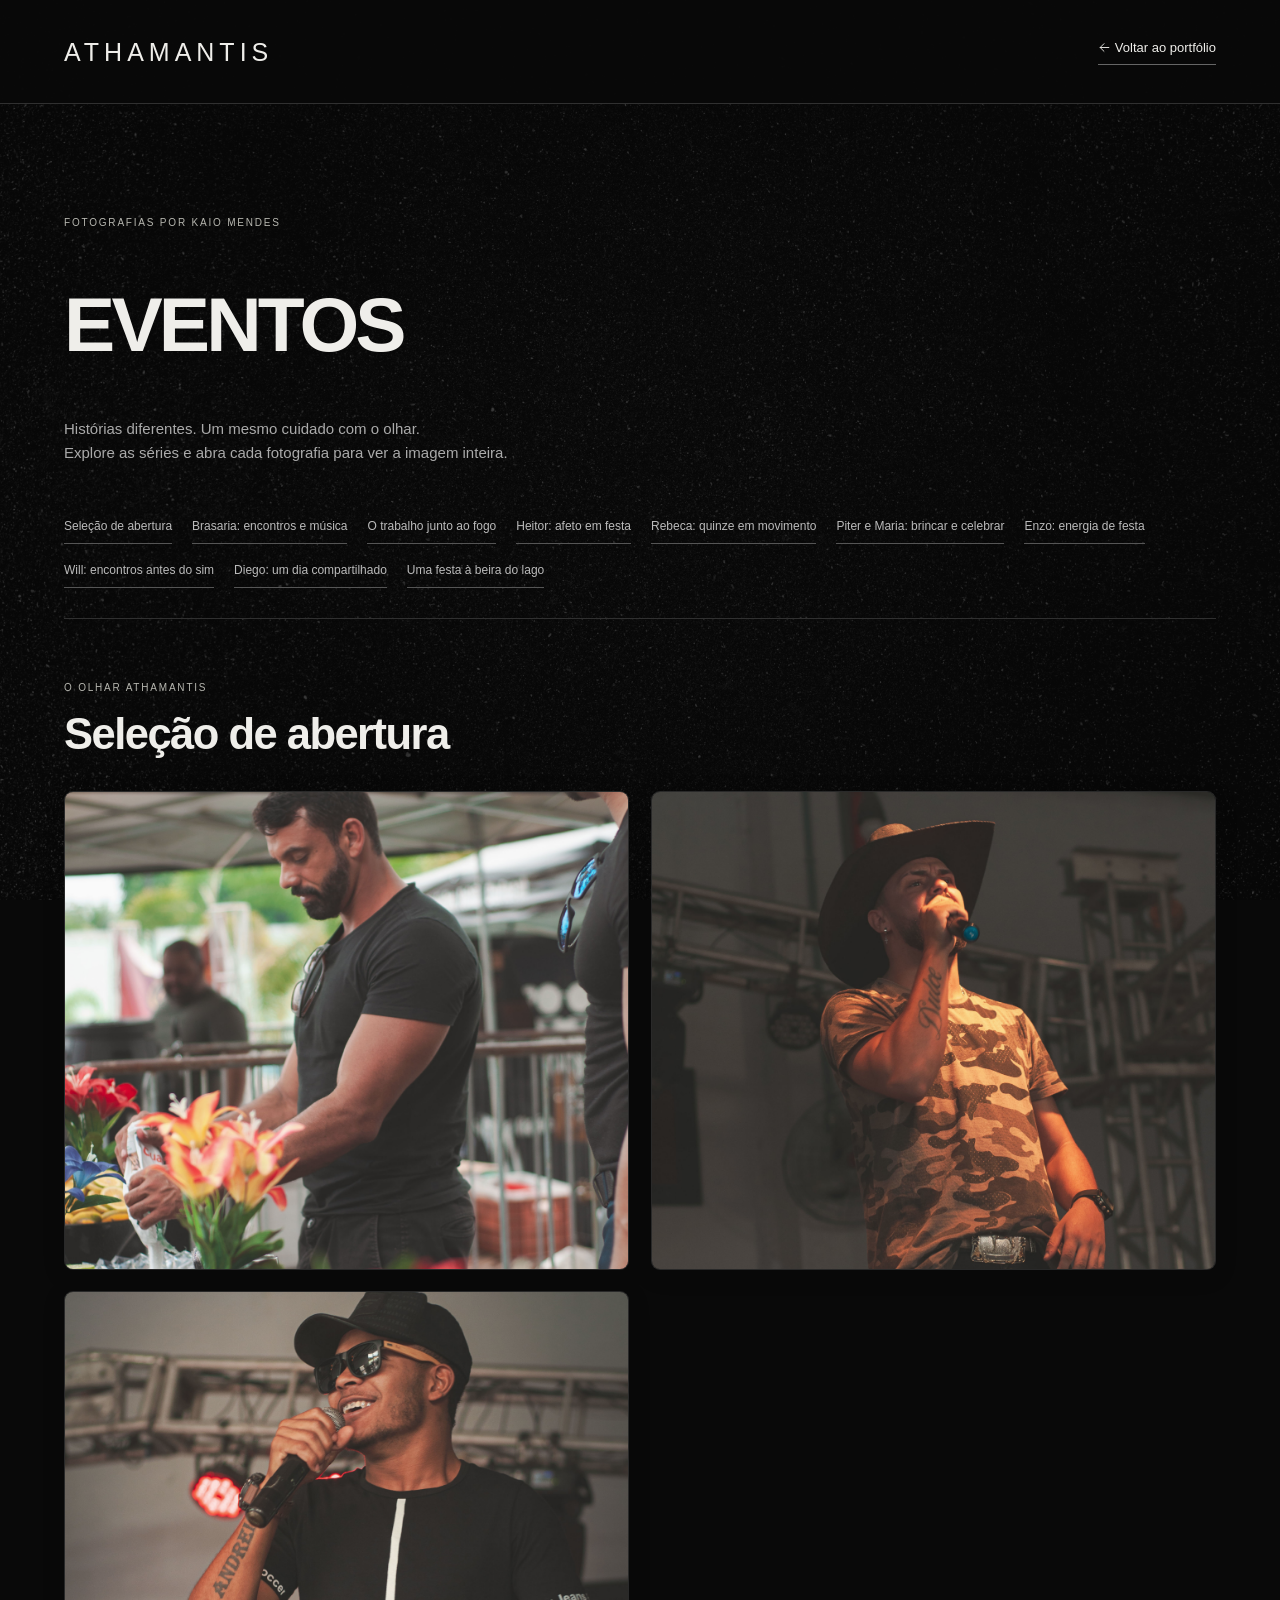
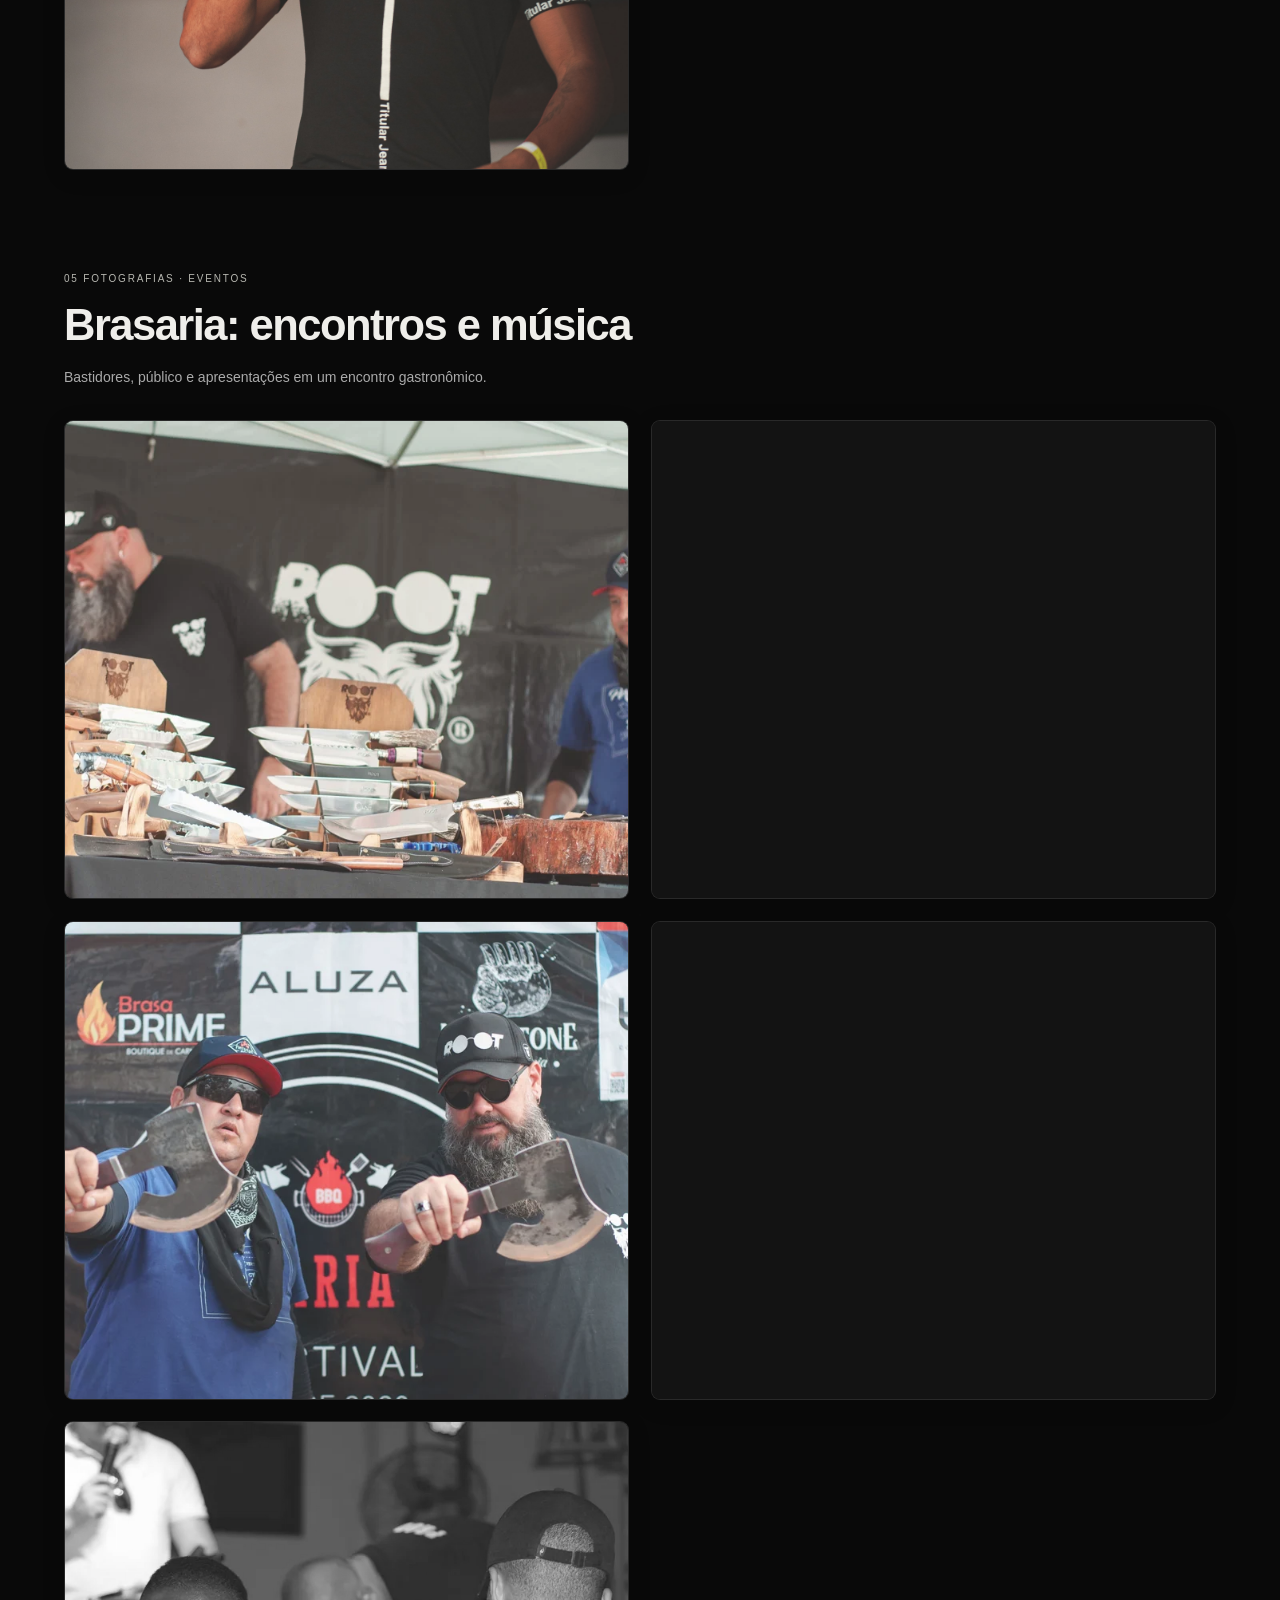
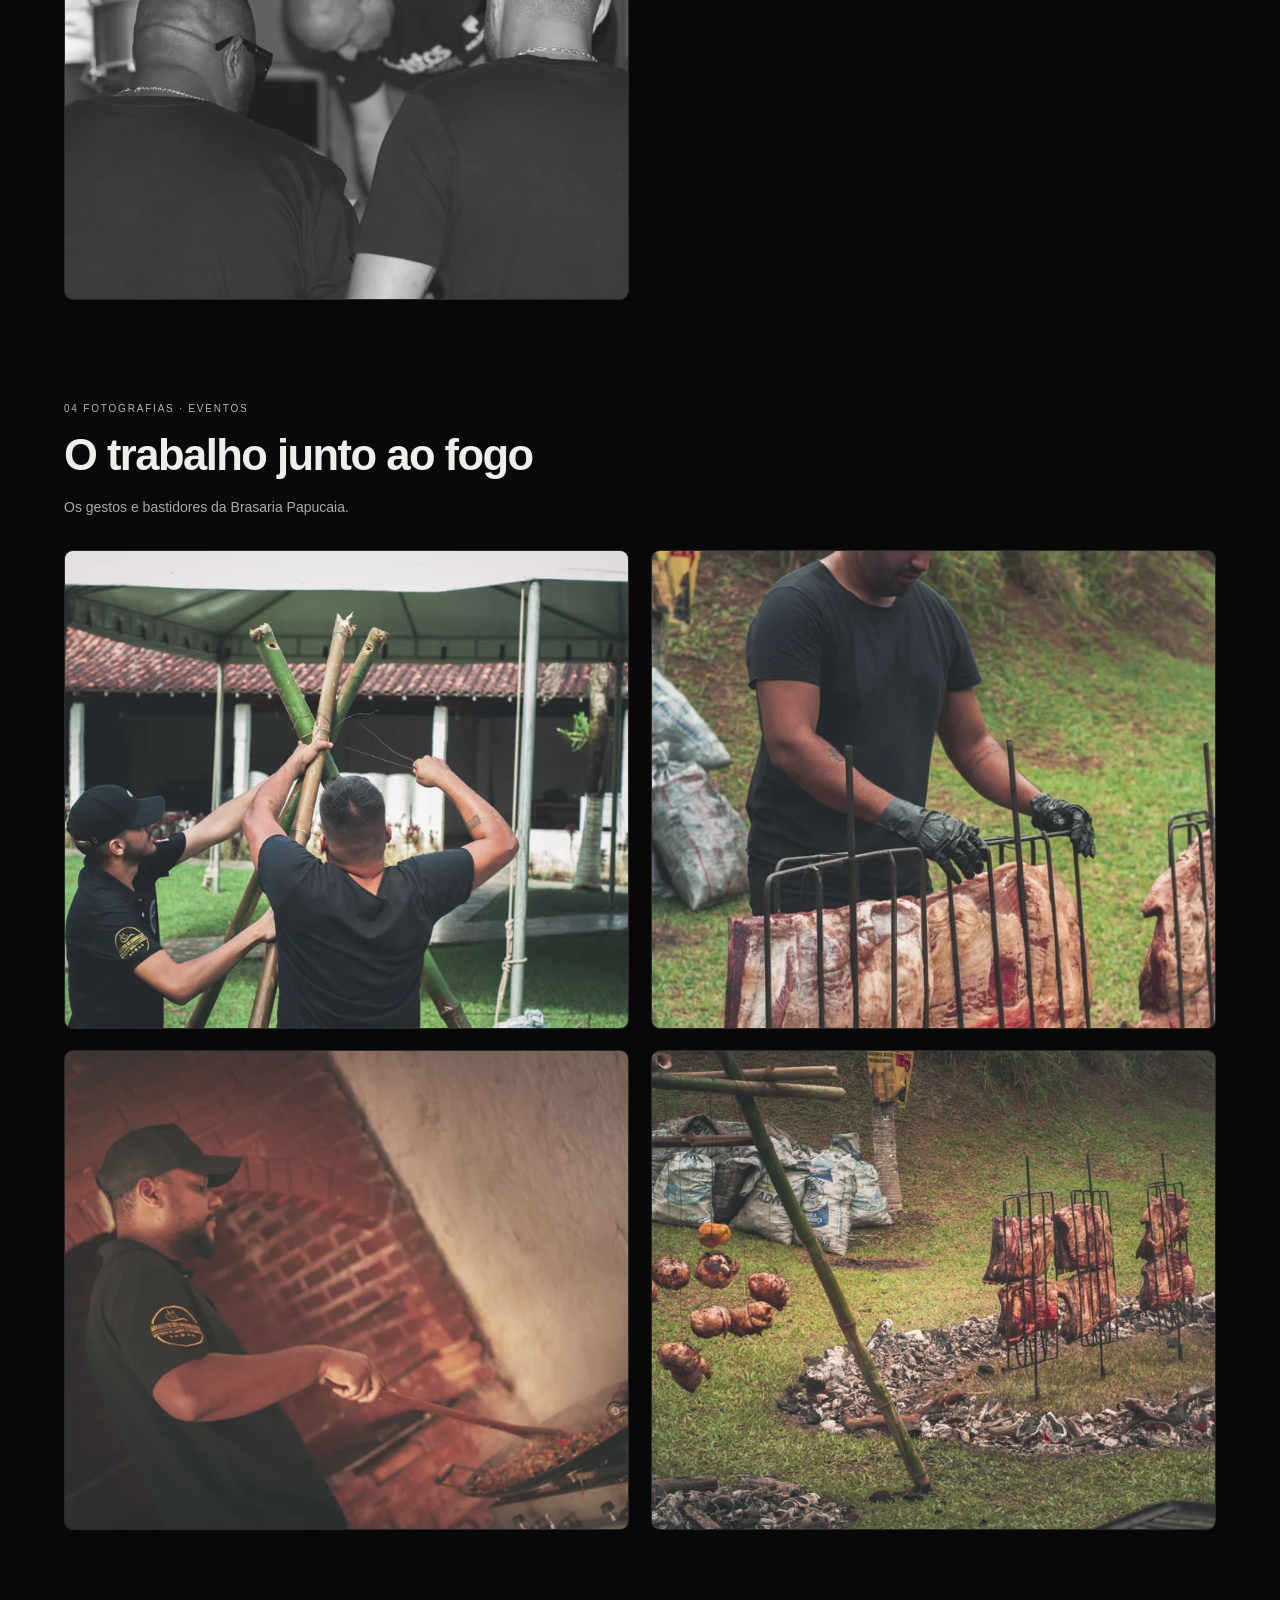
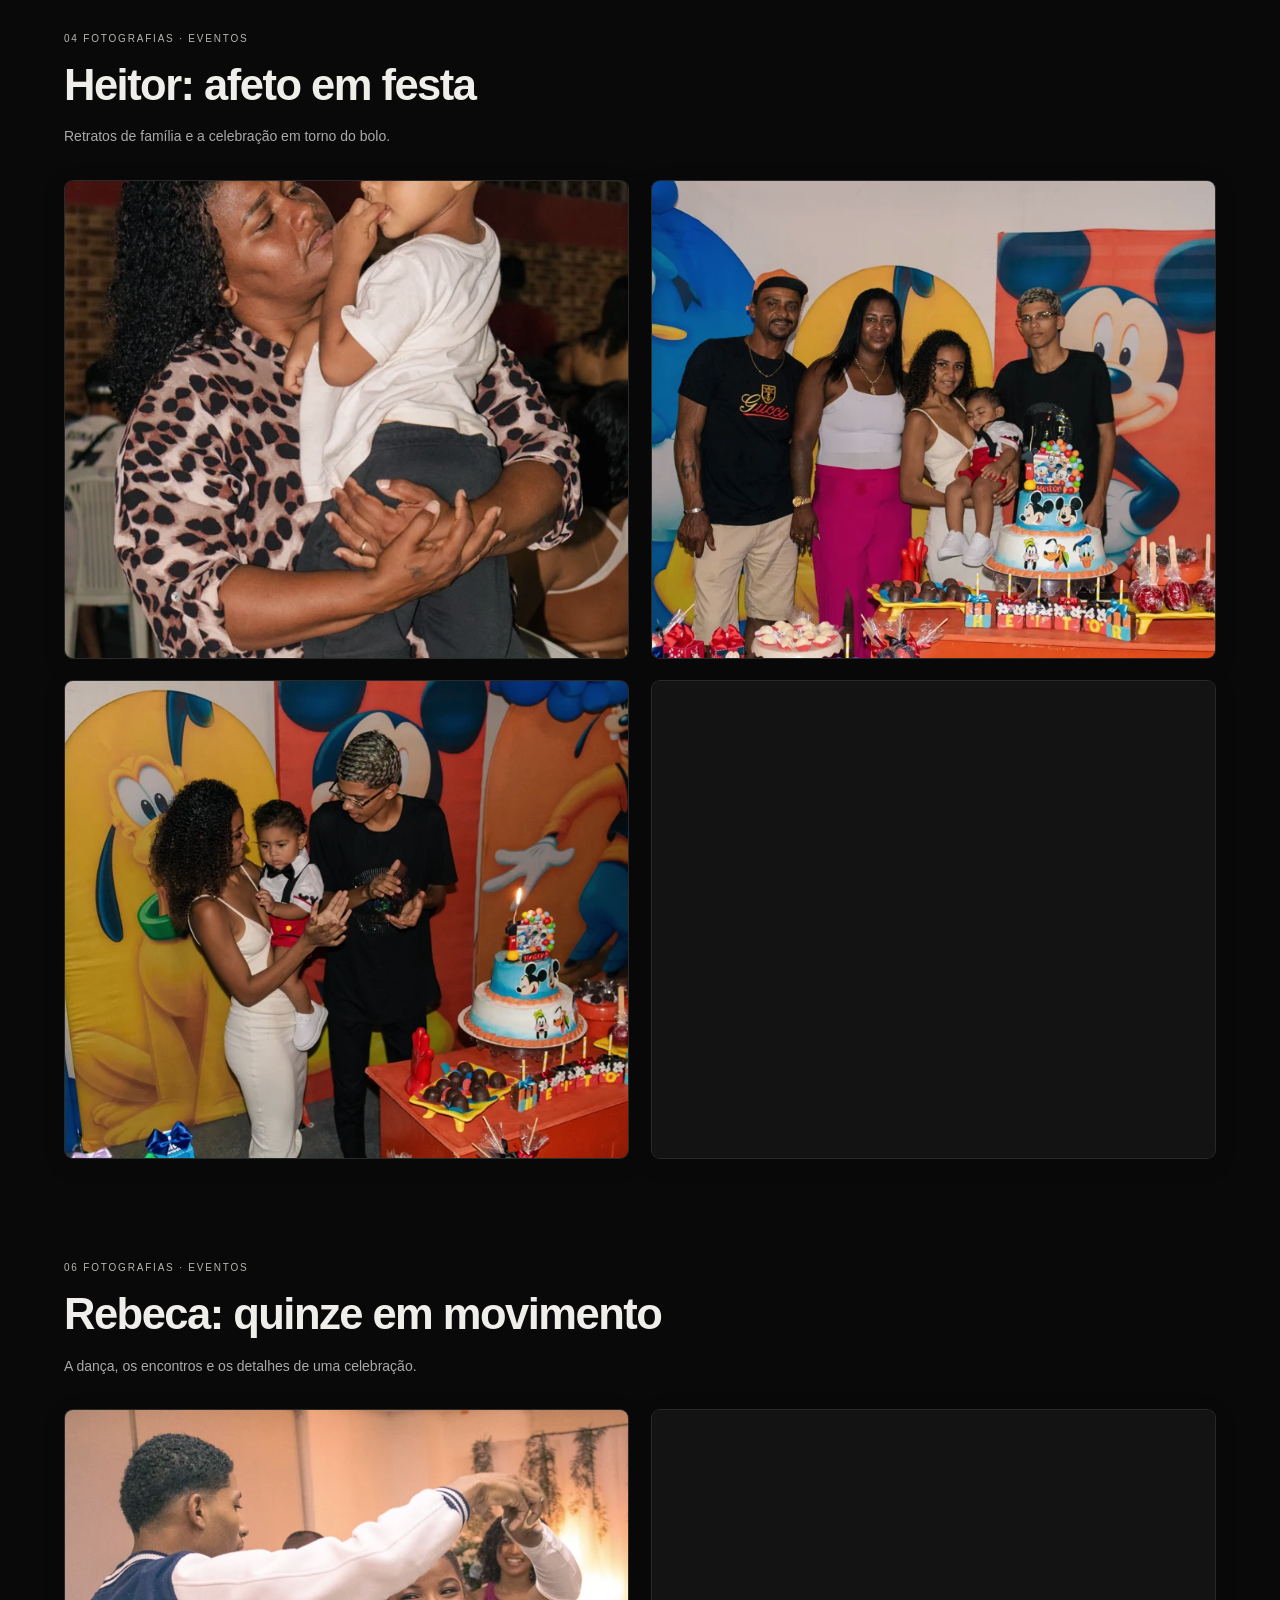
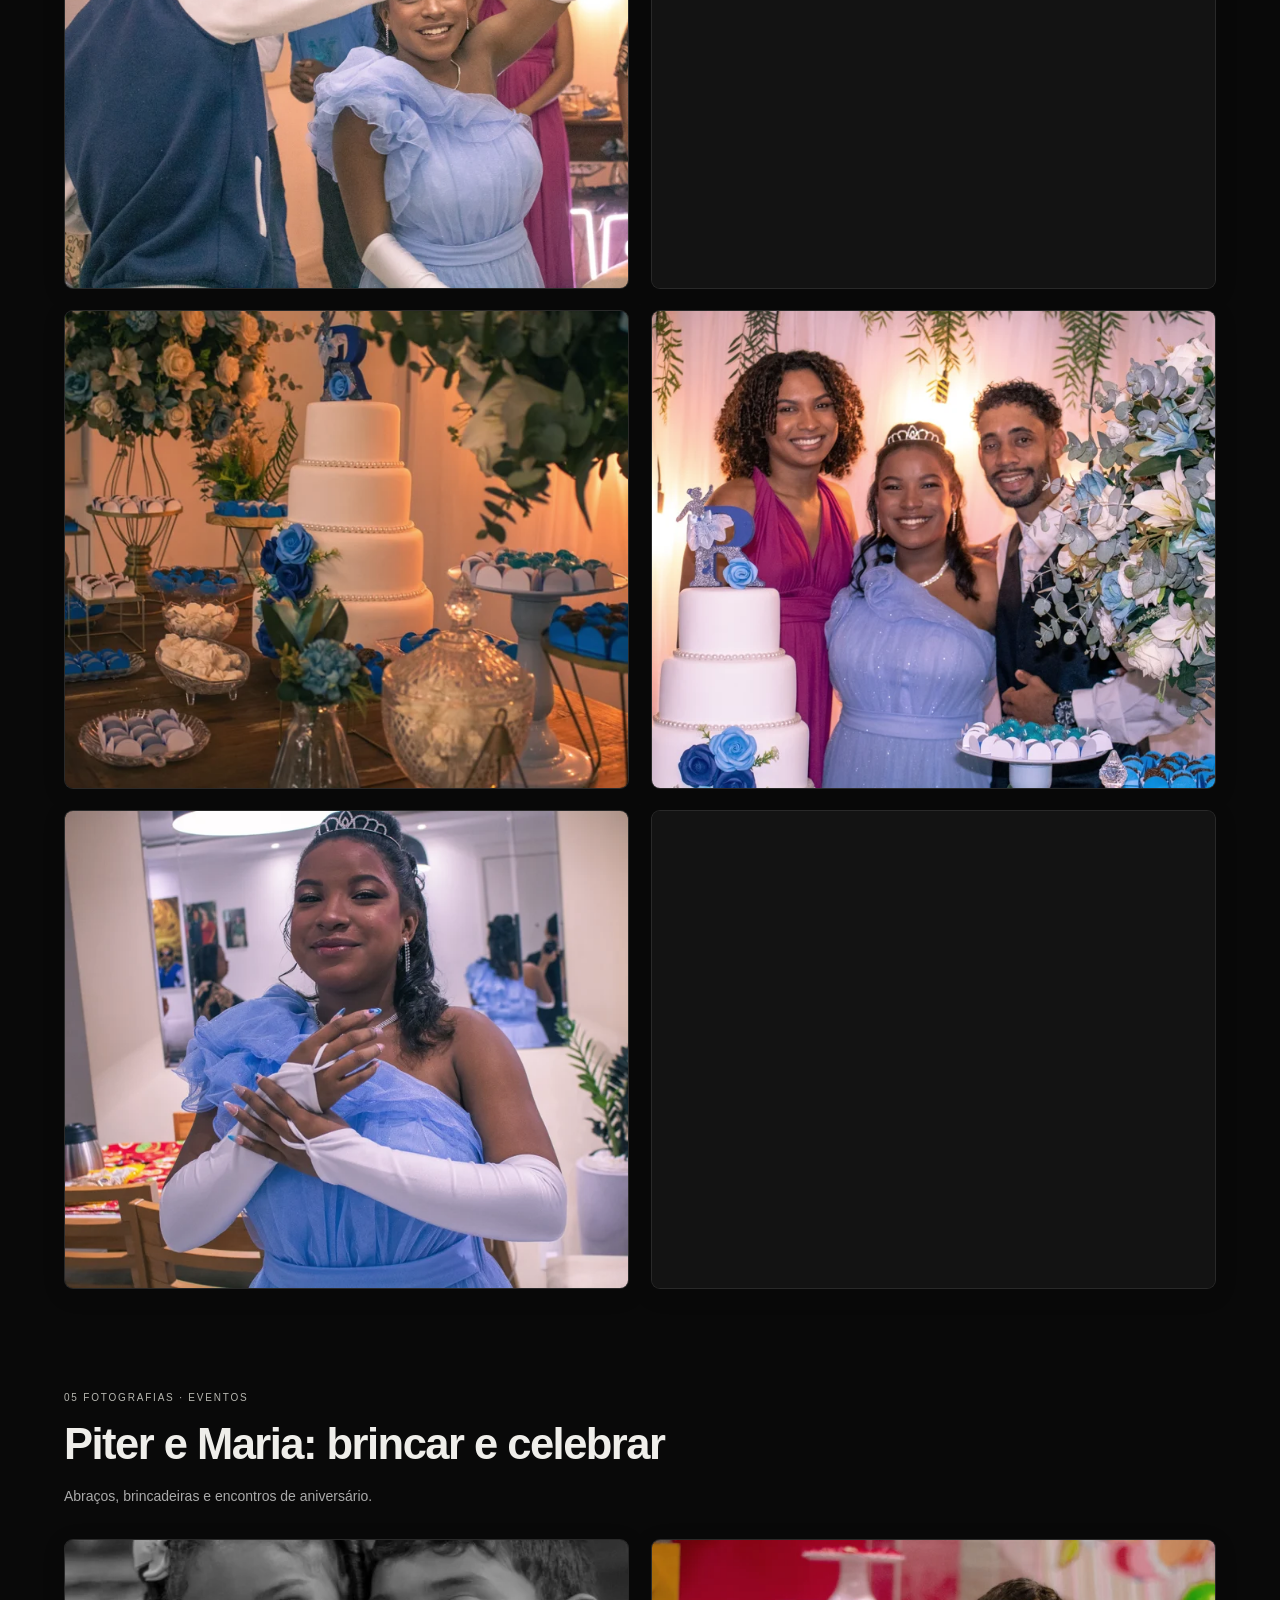
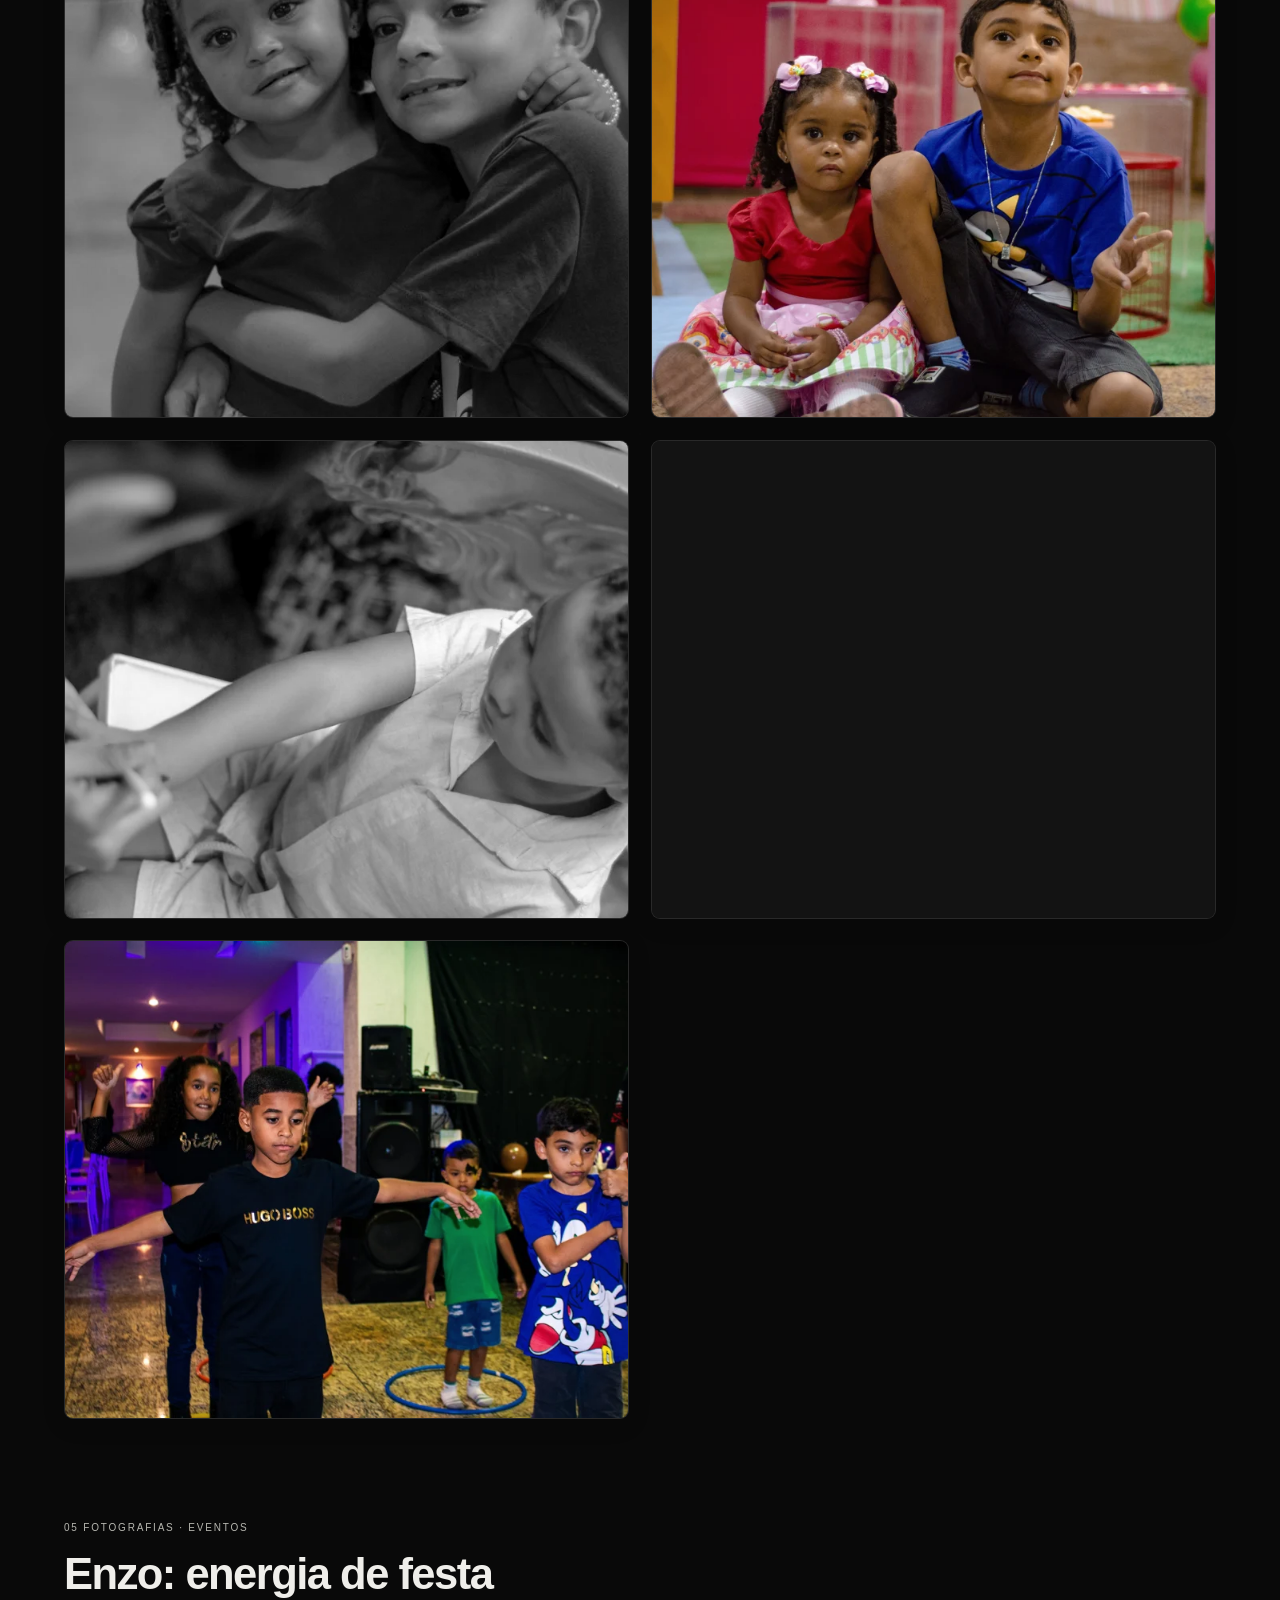
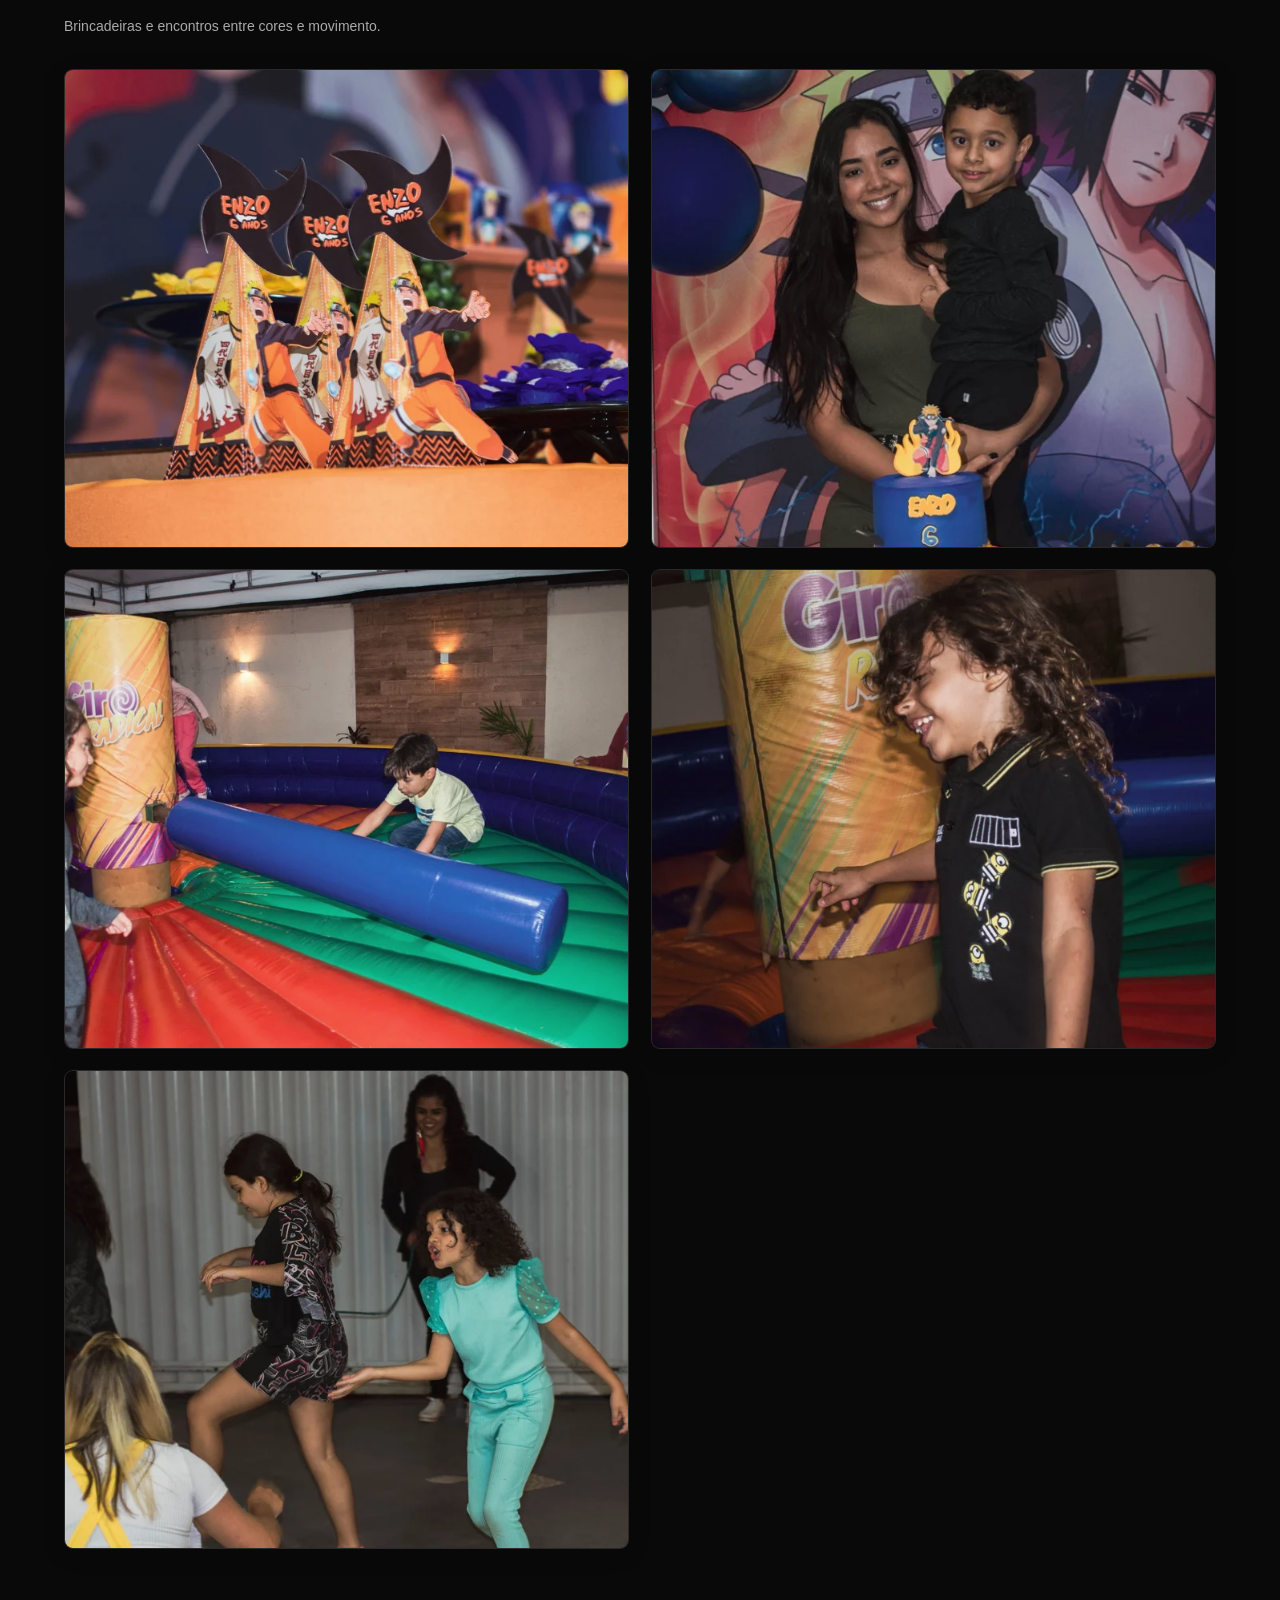
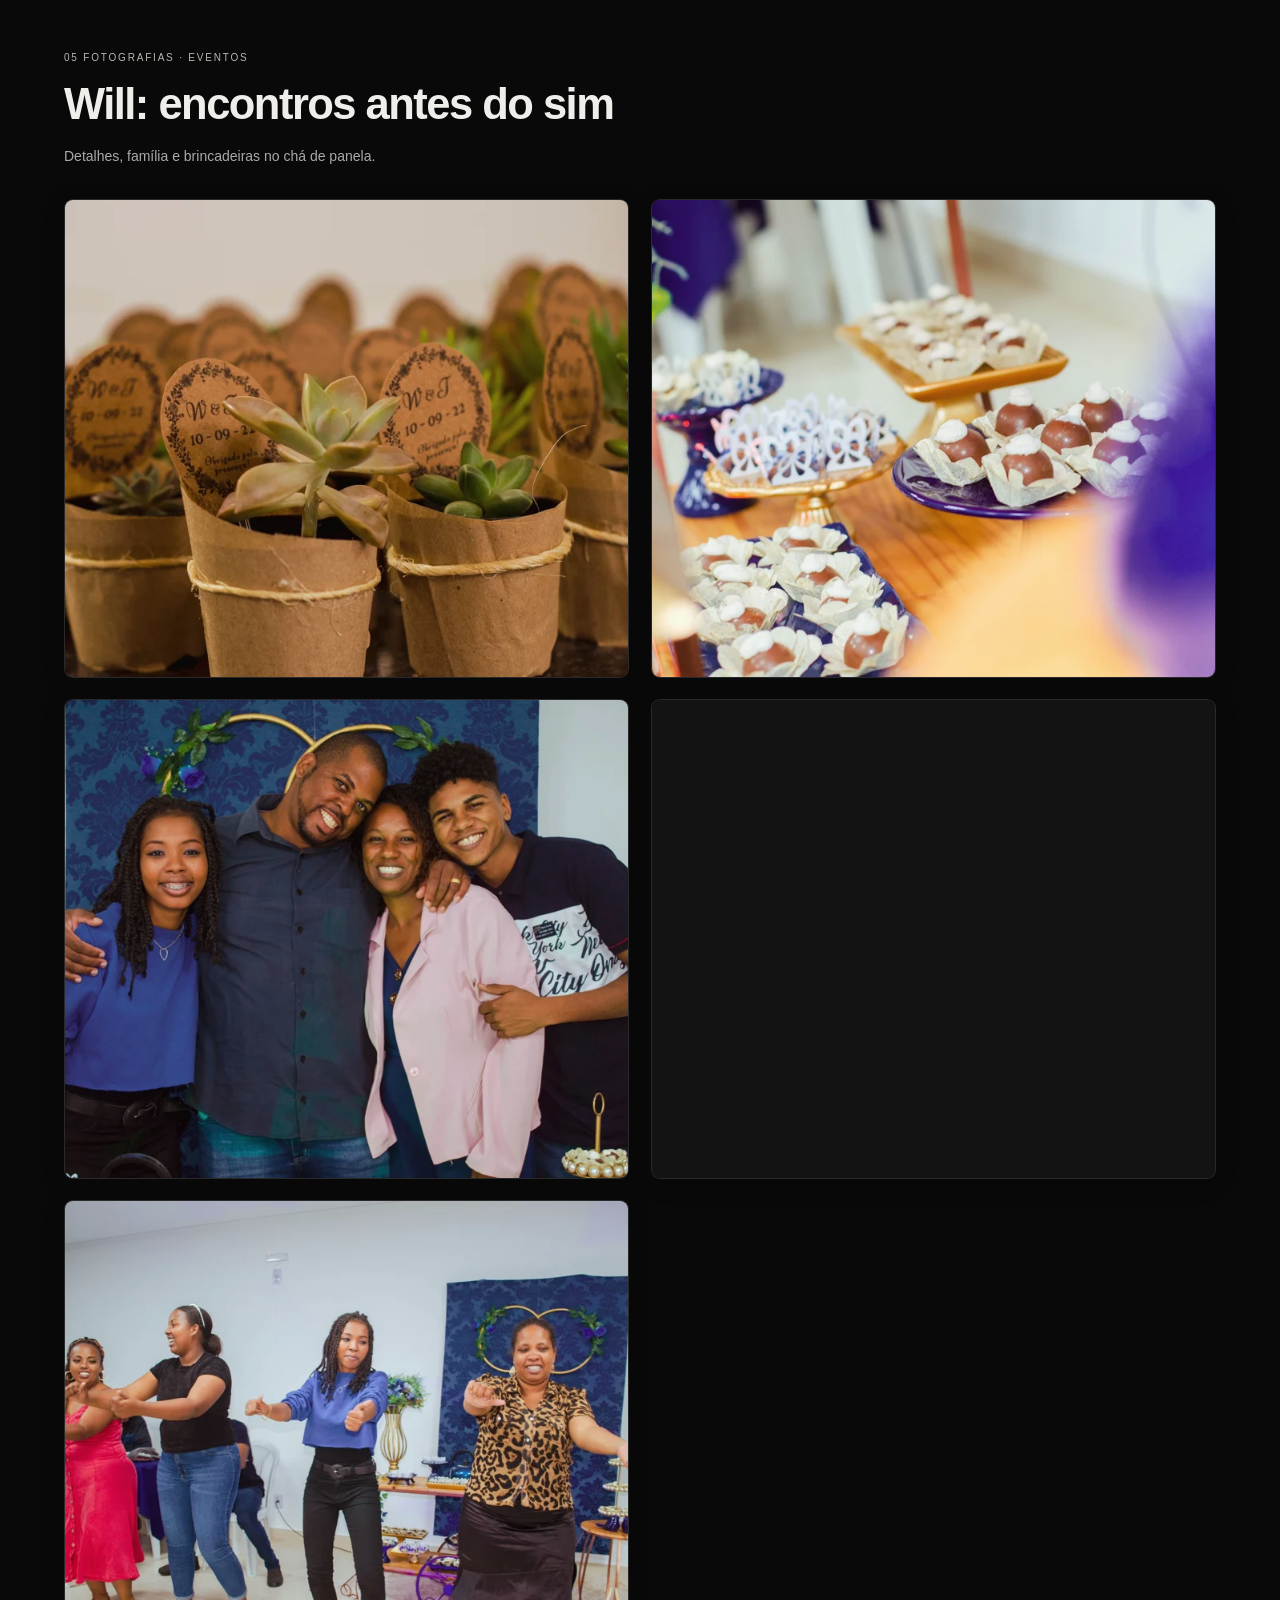
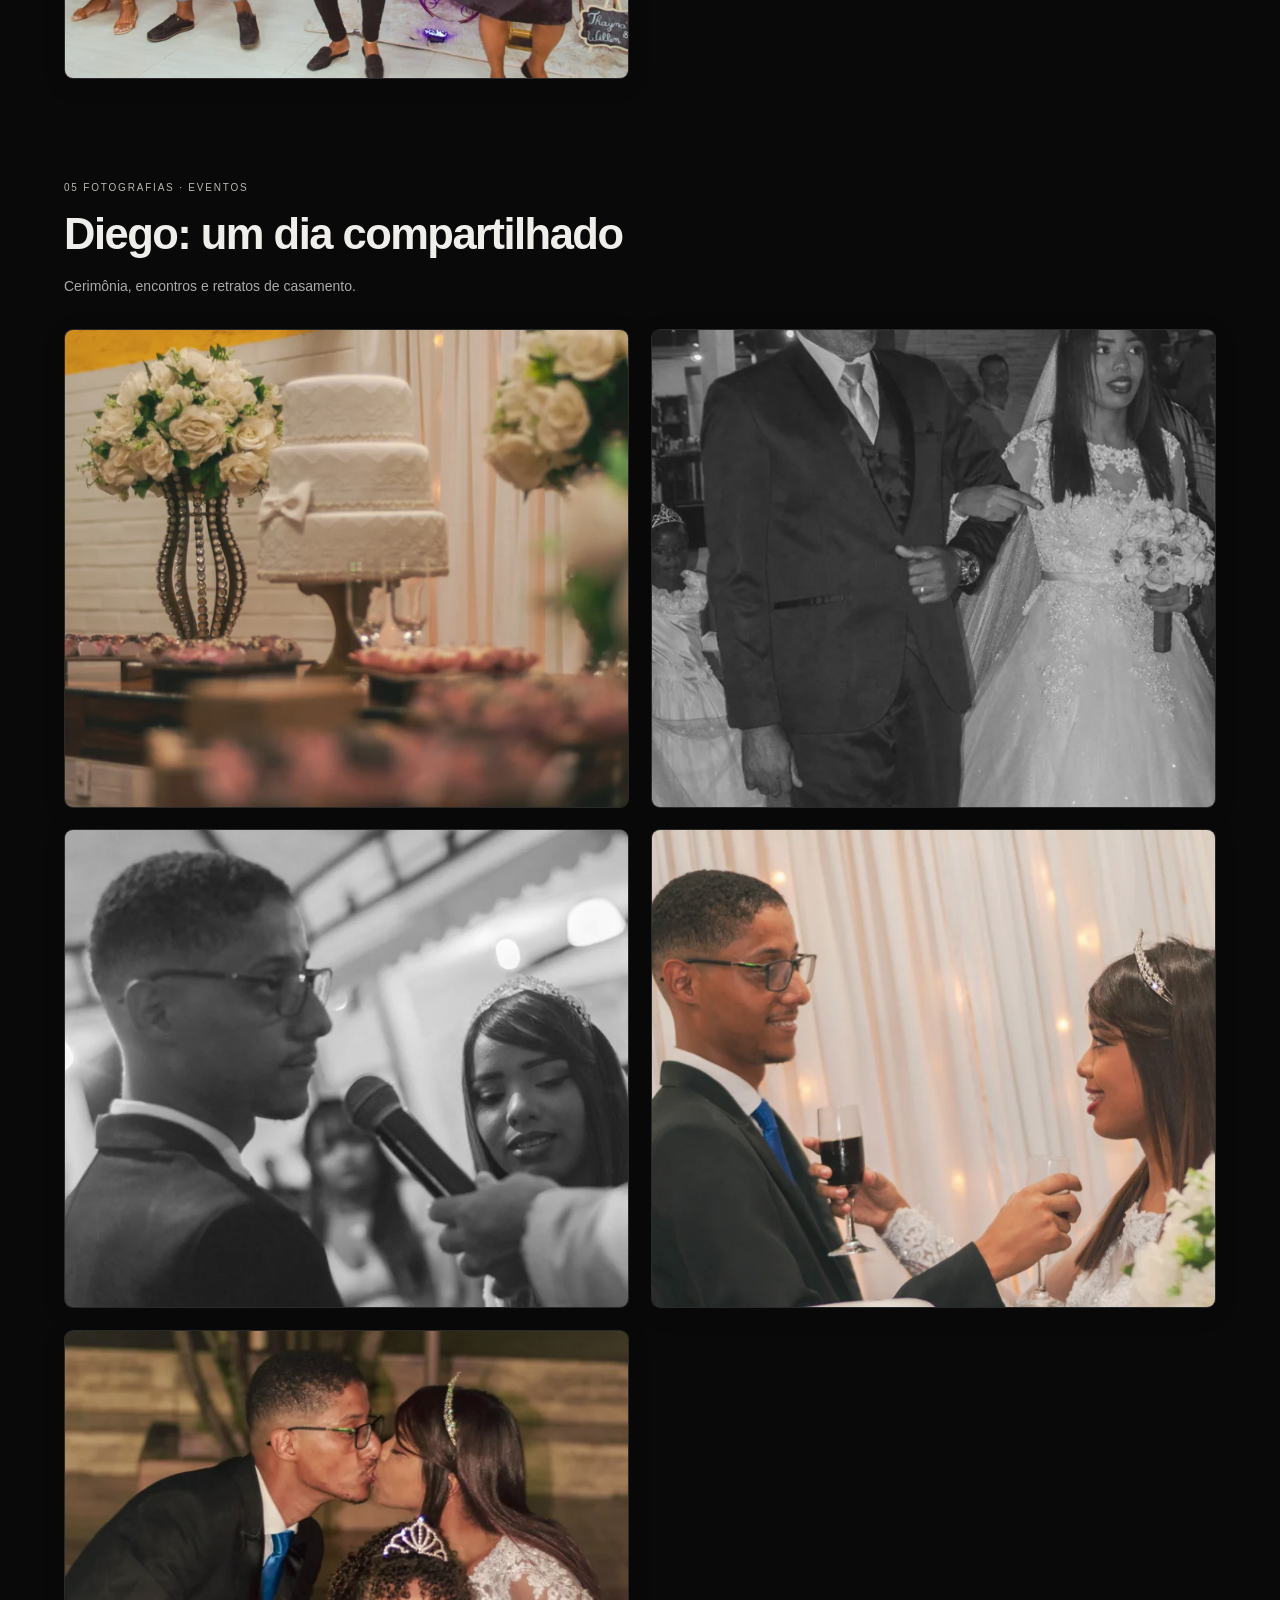
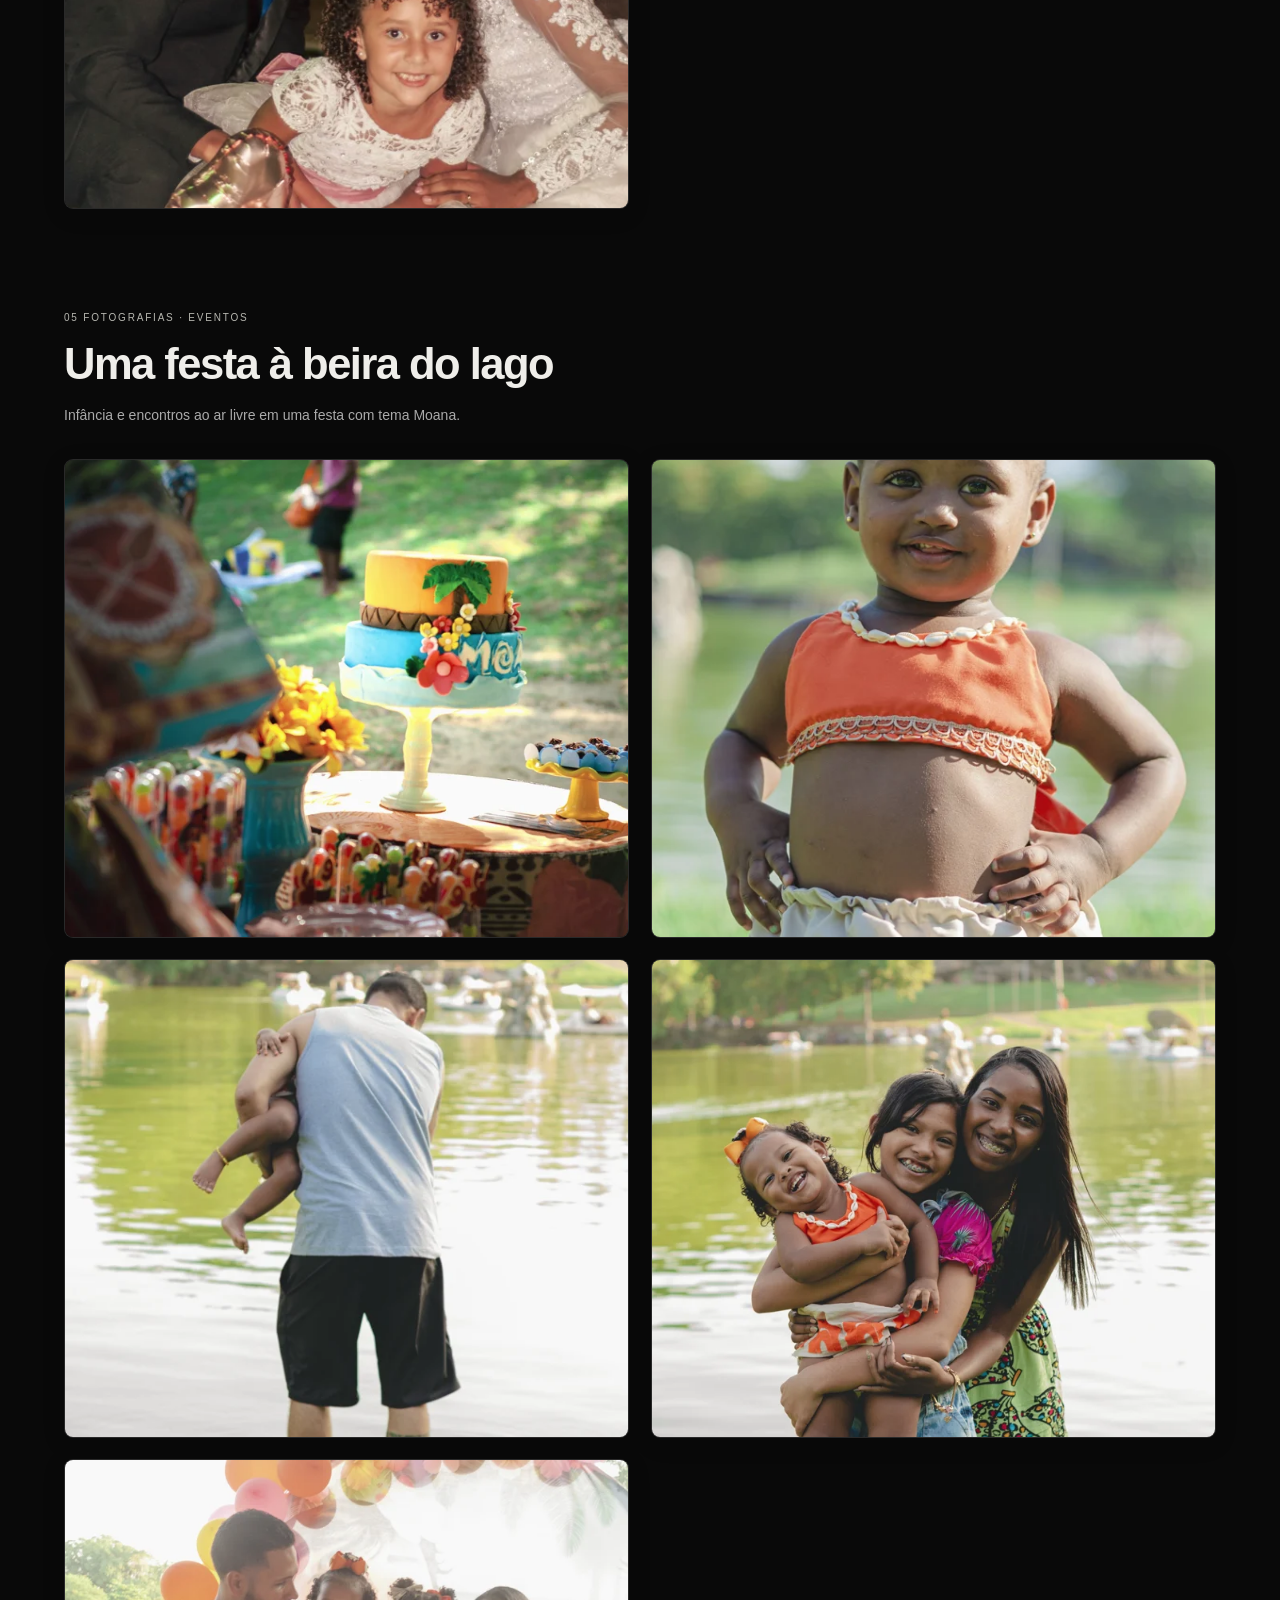
<file: eventos.html>
<!doctype html><html lang="pt-BR"><head><meta charset="utf-8"><meta name="viewport" content="width=device-width,initial-scale=1"><title>Eventos — Athamantis</title><link rel="stylesheet" href="style.css"><link rel="icon" href="assets/logo-original-white.png"></head><body><header><a href="index.html" aria-label="Athamantis, início"><span class="header-name">ATHAMANTIS</span></a><a class="text-link" href="index.html#trabalhos"><svg class="arrow-icon" width="1em" height="1em" viewBox="0 0 24 24" fill="none" stroke="currentColor" stroke-width="1.7" stroke-linecap="round" stroke-linejoin="round" aria-hidden="true" focusable="false"><path d="M20 12H4m7-7-7 7 7 7"/></svg> Voltar ao portfólio</a></header><main class="section collection" data-cms-gallery="eventos"><span class="eyebrow">FOTOGRAFIAS POR KAIO MENDES</span><h1>EVENTOS</h1><p>Histórias diferentes. Um mesmo cuidado com o olhar.<br>Explore as séries e abra cada fotografia para ver a imagem inteira.</p><nav class="series-nav" aria-label="Séries desta galeria"> <a href="#assinatura">Seleção de abertura</a><a href="#serie-0">Brasaria: encontros e música</a><a href="#serie-1">O trabalho junto ao fogo</a><a href="#serie-2">Heitor: afeto em festa</a><a href="#serie-3">Rebeca: quinze em movimento</a><a href="#serie-4">Piter e Maria: brincar e celebrar</a><a href="#serie-5">Enzo: energia de festa</a><a href="#serie-6">Will: encontros antes do sim</a><a href="#serie-7">Diego: um dia compartilhado</a><a href="#serie-8">Uma festa à beira do lago</a></nav><section class="photo-series" id="assinatura"><div class="series-heading"><span class="eyebrow">O OLHAR ATHAMANTIS</span><h2>Seleção de abertura</h2></div><div class="gallery"><button class="project" data-category="eventos" data-image="assets/event.png" data-title="Antes do Brinde" aria-label="Ampliar Antes do Brinde"><img src="assets/event.png" loading="lazy" alt="Eventos: fotografia por Kaio Mendes"><span><b>Antes do Brinde</b><small>EVENTOS</small><i><svg class="arrow-icon" width="1em" height="1em" viewBox="0 0 24 24" fill="none" stroke="currentColor" stroke-width="1.7" stroke-linecap="round" stroke-linejoin="round" aria-hidden="true" focusable="false"><path d="M5 19 19 5M5 5h14v14"/></svg></i></span></button><button class="project" data-category="eventos" data-image="assets/music.png" data-title="Voz sob a Luz" aria-label="Ampliar Voz sob a Luz"><img src="assets/music.png" loading="lazy" alt="Eventos: fotografia por Kaio Mendes"><span><b>Voz sob a Luz</b><small>EVENTOS</small><i><svg class="arrow-icon" width="1em" height="1em" viewBox="0 0 24 24" fill="none" stroke="currentColor" stroke-width="1.7" stroke-linecap="round" stroke-linejoin="round" aria-hidden="true" focusable="false"><path d="M5 19 19 5M5 5h14v14"/></svg></i></span></button><button class="project" data-category="eventos" data-image="assets/live.png" data-title="Sorriso em Cena" aria-label="Ampliar Sorriso em Cena"><img src="assets/live.png" loading="lazy" alt="Eventos: fotografia por Kaio Mendes"><span><b>Sorriso em Cena</b><small>EVENTOS</small><i><svg class="arrow-icon" width="1em" height="1em" viewBox="0 0 24 24" fill="none" stroke="currentColor" stroke-width="1.7" stroke-linecap="round" stroke-linejoin="round" aria-hidden="true" focusable="false"><path d="M5 19 19 5M5 5h14v14"/></svg></i></span></button></div></section><section class="photo-series" id="serie-0"><div class="series-heading"><span class="eyebrow">05 FOTOGRAFIAS · EVENTOS</span><h2>Brasaria: encontros e música</h2><p>Bastidores, público e apresentações em um encontro gastronômico.</p></div><div class="gallery"><button class="project" data-category="eventos" data-image="assets/portfolio/17-01.jpg" data-title="A Mesa de Quem Faz" aria-label="Ampliar A Mesa de Quem Faz"><img src="assets/portfolio/17-01-small.webp" loading="lazy" decoding="async" alt="A Mesa de Quem Faz — Eventos, fotografia de Kaio Mendes"><span><b>A Mesa de Quem Faz</b><small>EVENTOS</small><i><svg class="arrow-icon" viewBox="0 0 24 24" fill="none" stroke="currentColor" stroke-width="1.7" aria-hidden="true"><path d="M5 19 19 5M5 5h14v14"/></svg></i></span></button><button class="project" data-category="eventos" data-image="assets/portfolio/17-06.jpg" data-title="Retrato entre as Brasas" aria-label="Ampliar Retrato entre as Brasas"><img src="assets/portfolio/17-06-small.webp" loading="lazy" decoding="async" alt="Retrato entre as Brasas — Eventos, fotografia de Kaio Mendes"><span><b>Retrato entre as Brasas</b><small>EVENTOS</small><i><svg class="arrow-icon" viewBox="0 0 24 24" fill="none" stroke="currentColor" stroke-width="1.7" aria-hidden="true"><path d="M5 19 19 5M5 5h14v14"/></svg></i></span></button><button class="project" data-category="eventos" data-image="assets/portfolio/17-11.jpg" data-title="Encontro de Ofícios" aria-label="Ampliar Encontro de Ofícios"><img src="assets/portfolio/17-11-small.webp" loading="lazy" decoding="async" alt="Encontro de Ofícios — Eventos, fotografia de Kaio Mendes"><span><b>Encontro de Ofícios</b><small>EVENTOS</small><i><svg class="arrow-icon" viewBox="0 0 24 24" fill="none" stroke="currentColor" stroke-width="1.7" aria-hidden="true"><path d="M5 19 19 5M5 5h14v14"/></svg></i></span></button><button class="project" data-category="eventos" data-image="assets/portfolio/17-13.jpg" data-title="Ritmo de Coqueteleira" aria-label="Ampliar Ritmo de Coqueteleira"><img src="assets/portfolio/17-13-small.webp" loading="lazy" decoding="async" alt="Ritmo de Coqueteleira — Eventos, fotografia de Kaio Mendes"><span><b>Ritmo de Coqueteleira</b><small>EVENTOS</small><i><svg class="arrow-icon" viewBox="0 0 24 24" fill="none" stroke="currentColor" stroke-width="1.7" aria-hidden="true"><path d="M5 19 19 5M5 5h14v14"/></svg></i></span></button><button class="project monochrome" data-tone="mono" data-category="eventos" data-image="assets/portfolio/17-21.jpg" data-title="O Público e o Palco" aria-label="Ampliar O Público e o Palco"><img src="assets/portfolio/17-21-small.webp" loading="lazy" decoding="async" alt="O Público e o Palco — Eventos, fotografia de Kaio Mendes"><span><b>O Público e o Palco</b><small>EVENTOS</small><i><svg class="arrow-icon" viewBox="0 0 24 24" fill="none" stroke="currentColor" stroke-width="1.7" aria-hidden="true"><path d="M5 19 19 5M5 5h14v14"/></svg></i></span></button></div></section><section class="photo-series" id="serie-1"><div class="series-heading"><span class="eyebrow">04 FOTOGRAFIAS · EVENTOS</span><h2>O trabalho junto ao fogo</h2><p>Os gestos e bastidores da Brasaria Papucaia.</p></div><div class="gallery"><button class="project" data-category="eventos" data-image="assets/portfolio/20-03.jpg" data-title="Erguendo a Estrutura" aria-label="Ampliar Erguendo a Estrutura"><img src="assets/portfolio/20-03-small.webp" loading="lazy" decoding="async" alt="Erguendo a Estrutura — Eventos, fotografia de Kaio Mendes"><span><b>Erguendo a Estrutura</b><small>EVENTOS</small><i><svg class="arrow-icon" viewBox="0 0 24 24" fill="none" stroke="currentColor" stroke-width="1.7" aria-hidden="true"><path d="M5 19 19 5M5 5h14v14"/></svg></i></span></button><button class="project" data-category="eventos" data-image="assets/portfolio/20-10.jpg" data-title="Cuidado junto à Grelha" aria-label="Ampliar Cuidado junto à Grelha"><img src="assets/portfolio/20-10-small.webp" loading="lazy" decoding="async" alt="Cuidado junto à Grelha — Eventos, fotografia de Kaio Mendes"><span><b>Cuidado junto à Grelha</b><small>EVENTOS</small><i><svg class="arrow-icon" viewBox="0 0 24 24" fill="none" stroke="currentColor" stroke-width="1.7" aria-hidden="true"><path d="M5 19 19 5M5 5h14v14"/></svg></i></span></button><button class="project" data-category="eventos" data-image="assets/portfolio/20-14.jpg" data-title="O Ofício e a Brasa" aria-label="Ampliar O Ofício e a Brasa"><img src="assets/portfolio/20-14-small.webp" loading="lazy" decoding="async" alt="O Ofício e a Brasa — Eventos, fotografia de Kaio Mendes"><span><b>O Ofício e a Brasa</b><small>EVENTOS</small><i><svg class="arrow-icon" viewBox="0 0 24 24" fill="none" stroke="currentColor" stroke-width="1.7" aria-hidden="true"><path d="M5 19 19 5M5 5h14v14"/></svg></i></span></button><button class="project" data-category="eventos" data-image="assets/portfolio/20-20.jpg" data-title="A Cena do Fogo" aria-label="Ampliar A Cena do Fogo"><img src="assets/portfolio/20-20-small.webp" loading="lazy" decoding="async" alt="A Cena do Fogo — Eventos, fotografia de Kaio Mendes"><span><b>A Cena do Fogo</b><small>EVENTOS</small><i><svg class="arrow-icon" viewBox="0 0 24 24" fill="none" stroke="currentColor" stroke-width="1.7" aria-hidden="true"><path d="M5 19 19 5M5 5h14v14"/></svg></i></span></button></div></section><section class="photo-series" id="serie-2"><div class="series-heading"><span class="eyebrow">04 FOTOGRAFIAS · EVENTOS</span><h2>Heitor: afeto em festa</h2><p>Retratos de família e a celebração em torno do bolo.</p></div><div class="gallery"><button class="project" data-category="eventos" data-image="assets/portfolio/18-01.jpg" data-title="Um Colo no Meio da Festa" aria-label="Ampliar Um Colo no Meio da Festa"><img src="assets/portfolio/18-01-small.webp" loading="lazy" decoding="async" alt="Um Colo no Meio da Festa — Eventos, fotografia de Kaio Mendes"><span><b>Um Colo no Meio da Festa</b><small>EVENTOS</small><i><svg class="arrow-icon" viewBox="0 0 24 24" fill="none" stroke="currentColor" stroke-width="1.7" aria-hidden="true"><path d="M5 19 19 5M5 5h14v14"/></svg></i></span></button><button class="project" data-category="eventos" data-image="assets/portfolio/18-08.jpg" data-title="Juntos à Mesa do Bolo" aria-label="Ampliar Juntos à Mesa do Bolo"><img src="assets/portfolio/18-08-small.webp" loading="lazy" decoding="async" alt="Juntos à Mesa do Bolo — Eventos, fotografia de Kaio Mendes"><span><b>Juntos à Mesa do Bolo</b><small>EVENTOS</small><i><svg class="arrow-icon" viewBox="0 0 24 24" fill="none" stroke="currentColor" stroke-width="1.7" aria-hidden="true"><path d="M5 19 19 5M5 5h14v14"/></svg></i></span></button><button class="project" data-category="eventos" data-image="assets/portfolio/18-20.jpg" data-title="Hora de Celebrar" aria-label="Ampliar Hora de Celebrar"><img src="assets/portfolio/18-20-small.webp" loading="lazy" decoding="async" alt="Hora de Celebrar — Eventos, fotografia de Kaio Mendes"><span><b>Hora de Celebrar</b><small>EVENTOS</small><i><svg class="arrow-icon" viewBox="0 0 24 24" fill="none" stroke="currentColor" stroke-width="1.7" aria-hidden="true"><path d="M5 19 19 5M5 5h14v14"/></svg></i></span></button><button class="project" data-category="eventos" data-image="assets/portfolio/18-22.jpg" data-title="Carinho entre os Dois" aria-label="Ampliar Carinho entre os Dois"><img src="assets/portfolio/18-22-small.webp" loading="lazy" decoding="async" alt="Carinho entre os Dois — Eventos, fotografia de Kaio Mendes"><span><b>Carinho entre os Dois</b><small>EVENTOS</small><i><svg class="arrow-icon" viewBox="0 0 24 24" fill="none" stroke="currentColor" stroke-width="1.7" aria-hidden="true"><path d="M5 19 19 5M5 5h14v14"/></svg></i></span></button></div></section><section class="photo-series" id="serie-3"><div class="series-heading"><span class="eyebrow">06 FOTOGRAFIAS · EVENTOS</span><h2>Rebeca: quinze em movimento</h2><p>A dança, os encontros e os detalhes de uma celebração.</p></div><div class="gallery"><button class="project" data-category="eventos" data-image="assets/portfolio/19-23.jpg" data-title="Um Giro, um Sorriso" aria-label="Ampliar Um Giro, um Sorriso"><img src="assets/portfolio/19-23-small.webp" loading="lazy" decoding="async" alt="Um Giro, um Sorriso — Eventos, fotografia de Kaio Mendes"><span><b>Um Giro, um Sorriso</b><small>EVENTOS</small><i><svg class="arrow-icon" viewBox="0 0 24 24" fill="none" stroke="currentColor" stroke-width="1.7" aria-hidden="true"><path d="M5 19 19 5M5 5h14v14"/></svg></i></span></button><button class="project" data-category="eventos" data-image="assets/portfolio/19-02.jpg" data-title="Afeto no Compasso" aria-label="Ampliar Afeto no Compasso"><img src="assets/portfolio/19-02-small.webp" loading="lazy" decoding="async" alt="Afeto no Compasso — Eventos, fotografia de Kaio Mendes"><span><b>Afeto no Compasso</b><small>EVENTOS</small><i><svg class="arrow-icon" viewBox="0 0 24 24" fill="none" stroke="currentColor" stroke-width="1.7" aria-hidden="true"><path d="M5 19 19 5M5 5h14v14"/></svg></i></span></button><button class="project" data-category="eventos" data-image="assets/portfolio/19-14.jpg" data-title="Flores à Mesa" aria-label="Ampliar Flores à Mesa"><img src="assets/portfolio/19-14-small.webp" loading="lazy" decoding="async" alt="Flores à Mesa — Eventos, fotografia de Kaio Mendes"><span><b>Flores à Mesa</b><small>EVENTOS</small><i><svg class="arrow-icon" viewBox="0 0 24 24" fill="none" stroke="currentColor" stroke-width="1.7" aria-hidden="true"><path d="M5 19 19 5M5 5h14v14"/></svg></i></span></button><button class="project" data-category="eventos" data-image="assets/portfolio/19-08.jpg" data-title="Sorrisos entre Flores" aria-label="Ampliar Sorrisos entre Flores"><img src="assets/portfolio/19-08-small.webp" loading="lazy" decoding="async" alt="Sorrisos entre Flores — Eventos, fotografia de Kaio Mendes"><span><b>Sorrisos entre Flores</b><small>EVENTOS</small><i><svg class="arrow-icon" viewBox="0 0 24 24" fill="none" stroke="currentColor" stroke-width="1.7" aria-hidden="true"><path d="M5 19 19 5M5 5h14v14"/></svg></i></span></button><button class="project" data-category="eventos" data-image="assets/portfolio/19-16.jpg" data-title="Retrato em Azul" aria-label="Ampliar Retrato em Azul"><img src="assets/portfolio/19-16-small.webp" loading="lazy" decoding="async" alt="Retrato em Azul — Eventos, fotografia de Kaio Mendes"><span><b>Retrato em Azul</b><small>EVENTOS</small><i><svg class="arrow-icon" viewBox="0 0 24 24" fill="none" stroke="currentColor" stroke-width="1.7" aria-hidden="true"><path d="M5 19 19 5M5 5h14v14"/></svg></i></span></button><button class="project" data-category="eventos" data-image="assets/portfolio/19-19.jpg" data-title="Aplausos em Família" aria-label="Ampliar Aplausos em Família"><img src="assets/portfolio/19-19-small.webp" loading="lazy" decoding="async" alt="Aplausos em Família — Eventos, fotografia de Kaio Mendes"><span><b>Aplausos em Família</b><small>EVENTOS</small><i><svg class="arrow-icon" viewBox="0 0 24 24" fill="none" stroke="currentColor" stroke-width="1.7" aria-hidden="true"><path d="M5 19 19 5M5 5h14v14"/></svg></i></span></button></div></section><section class="photo-series" id="serie-4"><div class="series-heading"><span class="eyebrow">05 FOTOGRAFIAS · EVENTOS</span><h2>Piter e Maria: brincar e celebrar</h2><p>Abraços, brincadeiras e encontros de aniversário.</p></div><div class="gallery"><button class="project monochrome" data-tone="mono" data-category="eventos" data-image="assets/portfolio/21-03.jpg" data-title="Abraço em Dupla" aria-label="Ampliar Abraço em Dupla"><img src="assets/portfolio/21-03-small.webp" loading="lazy" decoding="async" alt="Abraço em Dupla — Eventos, fotografia de Kaio Mendes"><span><b>Abraço em Dupla</b><small>EVENTOS</small><i><svg class="arrow-icon" viewBox="0 0 24 24" fill="none" stroke="currentColor" stroke-width="1.7" aria-hidden="true"><path d="M5 19 19 5M5 5h14v14"/></svg></i></span></button><button class="project" data-category="eventos" data-image="assets/portfolio/21-04.jpg" data-title="Pausa na Brincadeira" aria-label="Ampliar Pausa na Brincadeira"><img src="assets/portfolio/21-04-small.webp" loading="lazy" decoding="async" alt="Pausa na Brincadeira — Eventos, fotografia de Kaio Mendes"><span><b>Pausa na Brincadeira</b><small>EVENTOS</small><i><svg class="arrow-icon" viewBox="0 0 24 24" fill="none" stroke="currentColor" stroke-width="1.7" aria-hidden="true"><path d="M5 19 19 5M5 5h14v14"/></svg></i></span></button><button class="project monochrome" data-tone="mono" data-category="eventos" data-image="assets/portfolio/21-13.jpg" data-title="Cor na Ponta do Pincel" aria-label="Ampliar Cor na Ponta do Pincel"><img src="assets/portfolio/21-13-small.webp" loading="lazy" decoding="async" alt="Cor na Ponta do Pincel — Eventos, fotografia de Kaio Mendes"><span><b>Cor na Ponta do Pincel</b><small>EVENTOS</small><i><svg class="arrow-icon" viewBox="0 0 24 24" fill="none" stroke="currentColor" stroke-width="1.7" aria-hidden="true"><path d="M5 19 19 5M5 5h14v14"/></svg></i></span></button><button class="project" data-category="eventos" data-image="assets/portfolio/21-19.jpg" data-title="Dois no Centro da Festa" aria-label="Ampliar Dois no Centro da Festa"><img src="assets/portfolio/21-19-small.webp" loading="lazy" decoding="async" alt="Dois no Centro da Festa — Eventos, fotografia de Kaio Mendes"><span><b>Dois no Centro da Festa</b><small>EVENTOS</small><i><svg class="arrow-icon" viewBox="0 0 24 24" fill="none" stroke="currentColor" stroke-width="1.7" aria-hidden="true"><path d="M5 19 19 5M5 5h14v14"/></svg></i></span></button><button class="project" data-category="eventos" data-image="assets/portfolio/21-23.jpg" data-title="A Festa em Movimento" aria-label="Ampliar A Festa em Movimento"><img src="assets/portfolio/21-23-small.webp" loading="lazy" decoding="async" alt="A Festa em Movimento — Eventos, fotografia de Kaio Mendes"><span><b>A Festa em Movimento</b><small>EVENTOS</small><i><svg class="arrow-icon" viewBox="0 0 24 24" fill="none" stroke="currentColor" stroke-width="1.7" aria-hidden="true"><path d="M5 19 19 5M5 5h14v14"/></svg></i></span></button></div></section><section class="photo-series" id="serie-5"><div class="series-heading"><span class="eyebrow">05 FOTOGRAFIAS · EVENTOS</span><h2>Enzo: energia de festa</h2><p>Brincadeiras e encontros entre cores e movimento.</p></div><div class="gallery"><button class="project" data-category="eventos" data-image="assets/portfolio/22-00.jpg" data-title="Detalhes de uma Aventura" aria-label="Ampliar Detalhes de uma Aventura"><img src="assets/portfolio/22-00-small.webp" loading="lazy" decoding="async" alt="Detalhes de uma Aventura — Eventos, fotografia de Kaio Mendes"><span><b>Detalhes de uma Aventura</b><small>EVENTOS</small><i><svg class="arrow-icon" viewBox="0 0 24 24" fill="none" stroke="currentColor" stroke-width="1.7" aria-hidden="true"><path d="M5 19 19 5M5 5h14v14"/></svg></i></span></button><button class="project" data-category="eventos" data-image="assets/portfolio/22-10.jpg" data-title="Juntos para Celebrar" aria-label="Ampliar Juntos para Celebrar"><img src="assets/portfolio/22-10-small.webp" loading="lazy" decoding="async" alt="Juntos para Celebrar — Eventos, fotografia de Kaio Mendes"><span><b>Juntos para Celebrar</b><small>EVENTOS</small><i><svg class="arrow-icon" viewBox="0 0 24 24" fill="none" stroke="currentColor" stroke-width="1.7" aria-hidden="true"><path d="M5 19 19 5M5 5h14v14"/></svg></i></span></button><button class="project" data-category="eventos" data-image="assets/portfolio/22-13.jpg" data-title="Salto no Meio da Festa" aria-label="Ampliar Salto no Meio da Festa"><img src="assets/portfolio/22-13-small.webp" loading="lazy" decoding="async" alt="Salto no Meio da Festa — Eventos, fotografia de Kaio Mendes"><span><b>Salto no Meio da Festa</b><small>EVENTOS</small><i><svg class="arrow-icon" viewBox="0 0 24 24" fill="none" stroke="currentColor" stroke-width="1.7" aria-hidden="true"><path d="M5 19 19 5M5 5h14v14"/></svg></i></span></button><button class="project" data-category="eventos" data-image="assets/portfolio/22-16.jpg" data-title="Riso em Movimento" aria-label="Ampliar Riso em Movimento"><img src="assets/portfolio/22-16-small.webp" loading="lazy" decoding="async" alt="Riso em Movimento — Eventos, fotografia de Kaio Mendes"><span><b>Riso em Movimento</b><small>EVENTOS</small><i><svg class="arrow-icon" viewBox="0 0 24 24" fill="none" stroke="currentColor" stroke-width="1.7" aria-hidden="true"><path d="M5 19 19 5M5 5h14v14"/></svg></i></span></button><button class="project" data-category="eventos" data-image="assets/portfolio/22-22.jpg" data-title="O Ritmo da Brincadeira" aria-label="Ampliar O Ritmo da Brincadeira"><img src="assets/portfolio/22-22-small.webp" loading="lazy" decoding="async" alt="O Ritmo da Brincadeira — Eventos, fotografia de Kaio Mendes"><span><b>O Ritmo da Brincadeira</b><small>EVENTOS</small><i><svg class="arrow-icon" viewBox="0 0 24 24" fill="none" stroke="currentColor" stroke-width="1.7" aria-hidden="true"><path d="M5 19 19 5M5 5h14v14"/></svg></i></span></button></div></section><section class="photo-series" id="serie-6"><div class="series-heading"><span class="eyebrow">05 FOTOGRAFIAS · EVENTOS</span><h2>Will: encontros antes do sim</h2><p>Detalhes, família e brincadeiras no chá de panela.</p></div><div class="gallery"><button class="project" data-category="eventos" data-image="assets/portfolio/23-00.jpg" data-title="Lembranças que Florescem" aria-label="Ampliar Lembranças que Florescem"><img src="assets/portfolio/23-00-small.webp" loading="lazy" decoding="async" alt="Lembranças que Florescem — Eventos, fotografia de Kaio Mendes"><span><b>Lembranças que Florescem</b><small>EVENTOS</small><i><svg class="arrow-icon" viewBox="0 0 24 24" fill="none" stroke="currentColor" stroke-width="1.7" aria-hidden="true"><path d="M5 19 19 5M5 5h14v14"/></svg></i></span></button><button class="project" data-category="eventos" data-image="assets/portfolio/23-03.jpg" data-title="A Mesa em Detalhes" aria-label="Ampliar A Mesa em Detalhes"><img src="assets/portfolio/23-03-small.webp" loading="lazy" decoding="async" alt="A Mesa em Detalhes — Eventos, fotografia de Kaio Mendes"><span><b>A Mesa em Detalhes</b><small>EVENTOS</small><i><svg class="arrow-icon" viewBox="0 0 24 24" fill="none" stroke="currentColor" stroke-width="1.7" aria-hidden="true"><path d="M5 19 19 5M5 5h14v14"/></svg></i></span></button><button class="project" data-category="eventos" data-image="assets/portfolio/23-11.jpg" data-title="Abraços Antes do Sim" aria-label="Ampliar Abraços Antes do Sim"><img src="assets/portfolio/23-11-small.webp" loading="lazy" decoding="async" alt="Abraços Antes do Sim — Eventos, fotografia de Kaio Mendes"><span><b>Abraços Antes do Sim</b><small>EVENTOS</small><i><svg class="arrow-icon" viewBox="0 0 24 24" fill="none" stroke="currentColor" stroke-width="1.7" aria-hidden="true"><path d="M5 19 19 5M5 5h14v14"/></svg></i></span></button><button class="project" data-category="eventos" data-image="assets/portfolio/23-17.jpg" data-title="Riso no Meio do Jogo" aria-label="Ampliar Riso no Meio do Jogo"><img src="assets/portfolio/23-17-small.webp" loading="lazy" decoding="async" alt="Riso no Meio do Jogo — Eventos, fotografia de Kaio Mendes"><span><b>Riso no Meio do Jogo</b><small>EVENTOS</small><i><svg class="arrow-icon" viewBox="0 0 24 24" fill="none" stroke="currentColor" stroke-width="1.7" aria-hidden="true"><path d="M5 19 19 5M5 5h14v14"/></svg></i></span></button><button class="project" data-category="eventos" data-image="assets/portfolio/23-21.jpg" data-title="Todo Mundo no Ritmo" aria-label="Ampliar Todo Mundo no Ritmo"><img src="assets/portfolio/23-21-small.webp" loading="lazy" decoding="async" alt="Todo Mundo no Ritmo — Eventos, fotografia de Kaio Mendes"><span><b>Todo Mundo no Ritmo</b><small>EVENTOS</small><i><svg class="arrow-icon" viewBox="0 0 24 24" fill="none" stroke="currentColor" stroke-width="1.7" aria-hidden="true"><path d="M5 19 19 5M5 5h14v14"/></svg></i></span></button></div></section><section class="photo-series" id="serie-7"><div class="series-heading"><span class="eyebrow">05 FOTOGRAFIAS · EVENTOS</span><h2>Diego: um dia compartilhado</h2><p>Cerimônia, encontros e retratos de casamento.</p></div><div class="gallery"><button class="project" data-category="eventos" data-image="assets/portfolio/24-04.jpg" data-title="Flores e Doçura" aria-label="Ampliar Flores e Doçura"><img src="assets/portfolio/24-04-small.webp" loading="lazy" decoding="async" alt="Flores e Doçura — Eventos, fotografia de Kaio Mendes"><span><b>Flores e Doçura</b><small>EVENTOS</small><i><svg class="arrow-icon" viewBox="0 0 24 24" fill="none" stroke="currentColor" stroke-width="1.7" aria-hidden="true"><path d="M5 19 19 5M5 5h14v14"/></svg></i></span></button><button class="project monochrome" data-tone="mono" data-category="eventos" data-image="assets/portfolio/24-10.jpg" data-title="O Caminho até o Encontro" aria-label="Ampliar O Caminho até o Encontro"><img src="assets/portfolio/24-10-small.webp" loading="lazy" decoding="async" alt="O Caminho até o Encontro — Eventos, fotografia de Kaio Mendes"><span><b>O Caminho até o Encontro</b><small>EVENTOS</small><i><svg class="arrow-icon" viewBox="0 0 24 24" fill="none" stroke="currentColor" stroke-width="1.7" aria-hidden="true"><path d="M5 19 19 5M5 5h14v14"/></svg></i></span></button><button class="project monochrome" data-tone="mono" data-category="eventos" data-image="assets/portfolio/24-12.jpg" data-title="Palavras diante do Altar" aria-label="Ampliar Palavras diante do Altar"><img src="assets/portfolio/24-12-small.webp" loading="lazy" decoding="async" alt="Palavras diante do Altar — Eventos, fotografia de Kaio Mendes"><span><b>Palavras diante do Altar</b><small>EVENTOS</small><i><svg class="arrow-icon" viewBox="0 0 24 24" fill="none" stroke="currentColor" stroke-width="1.7" aria-hidden="true"><path d="M5 19 19 5M5 5h14v14"/></svg></i></span></button><button class="project" data-category="eventos" data-image="assets/portfolio/24-18.jpg" data-title="Olhares à Mesa do Bolo" aria-label="Ampliar Olhares à Mesa do Bolo"><img src="assets/portfolio/24-18-small.webp" loading="lazy" decoding="async" alt="Olhares à Mesa do Bolo — Eventos, fotografia de Kaio Mendes"><span><b>Olhares à Mesa do Bolo</b><small>EVENTOS</small><i><svg class="arrow-icon" viewBox="0 0 24 24" fill="none" stroke="currentColor" stroke-width="1.7" aria-hidden="true"><path d="M5 19 19 5M5 5h14v14"/></svg></i></span></button><button class="project" data-category="eventos" data-image="assets/portfolio/24-23.jpg" data-title="Um Beijo em Família" aria-label="Ampliar Um Beijo em Família"><img src="assets/portfolio/24-23-small.webp" loading="lazy" decoding="async" alt="Um Beijo em Família — Eventos, fotografia de Kaio Mendes"><span><b>Um Beijo em Família</b><small>EVENTOS</small><i><svg class="arrow-icon" viewBox="0 0 24 24" fill="none" stroke="currentColor" stroke-width="1.7" aria-hidden="true"><path d="M5 19 19 5M5 5h14v14"/></svg></i></span></button></div></section><section class="photo-series" id="serie-8"><div class="series-heading"><span class="eyebrow">05 FOTOGRAFIAS · EVENTOS</span><h2>Uma festa à beira do lago</h2><p>Infância e encontros ao ar livre em uma festa com tema Moana.</p></div><div class="gallery"><button class="project" data-category="eventos" data-image="assets/portfolio/25-08.jpg" data-title="Festa entre Árvores" aria-label="Ampliar Festa entre Árvores"><img src="assets/portfolio/25-08-small.webp" loading="lazy" decoding="async" alt="Festa entre Árvores — Eventos, fotografia de Kaio Mendes"><span><b>Festa entre Árvores</b><small>EVENTOS</small><i><svg class="arrow-icon" viewBox="0 0 24 24" fill="none" stroke="currentColor" stroke-width="1.7" aria-hidden="true"><path d="M5 19 19 5M5 5h14v14"/></svg></i></span></button><button class="project" data-category="eventos" data-image="assets/portfolio/25-13.jpg" data-title="Pequena Protagonista" aria-label="Ampliar Pequena Protagonista"><img src="assets/portfolio/25-13-small.webp" loading="lazy" decoding="async" alt="Pequena Protagonista — Eventos, fotografia de Kaio Mendes"><span><b>Pequena Protagonista</b><small>EVENTOS</small><i><svg class="arrow-icon" viewBox="0 0 24 24" fill="none" stroke="currentColor" stroke-width="1.7" aria-hidden="true"><path d="M5 19 19 5M5 5h14v14"/></svg></i></span></button><button class="project" data-category="eventos" data-image="assets/portfolio/25-16.jpg" data-title="Colo à Beira do Lago" aria-label="Ampliar Colo à Beira do Lago"><img src="assets/portfolio/25-16-small.webp" loading="lazy" decoding="async" alt="Colo à Beira do Lago — Eventos, fotografia de Kaio Mendes"><span><b>Colo à Beira do Lago</b><small>EVENTOS</small><i><svg class="arrow-icon" viewBox="0 0 24 24" fill="none" stroke="currentColor" stroke-width="1.7" aria-hidden="true"><path d="M5 19 19 5M5 5h14v14"/></svg></i></span></button><button class="project" data-category="eventos" data-image="assets/portfolio/25-17.jpg" data-title="Três Sorrisos à Tarde" aria-label="Ampliar Três Sorrisos à Tarde"><img src="assets/portfolio/25-17-small.webp" loading="lazy" decoding="async" alt="Três Sorrisos à Tarde — Eventos, fotografia de Kaio Mendes"><span><b>Três Sorrisos à Tarde</b><small>EVENTOS</small><i><svg class="arrow-icon" viewBox="0 0 24 24" fill="none" stroke="currentColor" stroke-width="1.7" aria-hidden="true"><path d="M5 19 19 5M5 5h14v14"/></svg></i></span></button><button class="project" data-category="eventos" data-image="assets/portfolio/25-19.jpg" data-title="Encontro junto ao Bolo" aria-label="Ampliar Encontro junto ao Bolo"><img src="assets/portfolio/25-19-small.webp" loading="lazy" decoding="async" alt="Encontro junto ao Bolo — Eventos, fotografia de Kaio Mendes"><span><b>Encontro junto ao Bolo</b><small>EVENTOS</small><i><svg class="arrow-icon" viewBox="0 0 24 24" fill="none" stroke="currentColor" stroke-width="1.7" aria-hidden="true"><path d="M5 19 19 5M5 5h14v14"/></svg></i></span></button></div></section><a class="text-link" href="index.html#contato">Vamos pensar nas suas imagens <svg class="arrow-icon" viewBox="0 0 24 24" fill="none" stroke="currentColor" stroke-width="1.7" aria-hidden="true"><path d="M5 19 19 5M5 5h14v14"/></svg></a><div class="collection-links"><a href="ensaios.html">Ensaios<span>Ver galeria <svg class="arrow-icon" viewBox="0 0 24 24" fill="none" stroke="currentColor" stroke-width="1.7" aria-hidden="true"><path d="M5 19 19 5M5 5h14v14"/></svg></span></a><a href="gestantes.html">Gestantes<span>Ver galeria <svg class="arrow-icon" viewBox="0 0 24 24" fill="none" stroke="currentColor" stroke-width="1.7" aria-hidden="true"><path d="M5 19 19 5M5 5h14v14"/></svg></span></a><a href="formaturas.html">Formaturas<span>Ver galeria <svg class="arrow-icon" viewBox="0 0 24 24" fill="none" stroke="currentColor" stroke-width="1.7" aria-hidden="true"><path d="M5 19 19 5M5 5h14v14"/></svg></span></a><a href="eventos.html">Eventos<span>Ver galeria <svg class="arrow-icon" viewBox="0 0 24 24" fill="none" stroke="currentColor" stroke-width="1.7" aria-hidden="true"><path d="M5 19 19 5M5 5h14v14"/></svg></span></a><a href="produtos.html">Gastronomia & Produtos<span>Ver galeria <svg class="arrow-icon" viewBox="0 0 24 24" fill="none" stroke="currentColor" stroke-width="1.7" aria-hidden="true"><path d="M5 19 19 5M5 5h14v14"/></svg></span></a><a href="empresas.html">Empresas<span>Ver galeria <svg class="arrow-icon" viewBox="0 0 24 24" fill="none" stroke="currentColor" stroke-width="1.7" aria-hidden="true"><path d="M5 19 19 5M5 5h14v14"/></svg></span></a></div></main><footer><div class="social-links" aria-label="Redes sociais e contato"><a href="https://www.instagram.com/atamantisprods/" target="_blank" rel="noopener" aria-label="Abrir Instagram" title="Instagram"><svg viewBox="0 0 24 24" aria-hidden="true" fill="none" stroke="currentColor" stroke-width="1.6" stroke-linecap="round" stroke-linejoin="round"><rect x="3" y="3" width="18" height="18" rx="5"/><circle cx="12" cy="12" r="4"/><circle cx="17.5" cy="6.5" r=".7" fill="currentColor"/></svg><span>Instagram</span></a><a href="https://wa.me/5521936188180" target="_blank" rel="noopener" aria-label="Abrir WhatsApp" title="WhatsApp"><svg viewBox="0 0 24 24" aria-hidden="true" fill="none" stroke="currentColor" stroke-width="1.6" stroke-linecap="round" stroke-linejoin="round"><path d="M20.5 11.5a8.5 8.5 0 0 1-12.6 7.4L3 20l1.2-4.7A8.5 8.5 0 1 1 20.5 11.5Z"/><path d="m8 7 2 3-1 1c1 2 2 3 4 3l1-1 3 1c0 3-3 3-6 1S6 9 8 7Z"/></svg><span>WhatsApp</span></a><a href="https://www.facebook.com/Athamantisprods" target="_blank" rel="noopener" aria-label="Abrir Facebook" title="Facebook"><svg viewBox="0 0 24 24" aria-hidden="true" fill="none" stroke="currentColor" stroke-width="1.6" stroke-linecap="round" stroke-linejoin="round"><path d="M14 21v-8h3l.5-4H14V7c0-1 .4-2 2-2h2V2h-3c-3 0-5 2-5 5v2H7v4h3v8"/></svg><span>Facebook</span></a></div></footer><dialog id="lightbox"><button id="close-lightbox">Fechar ×</button><img id="lightbox-image" alt=""><p id="lightbox-caption"></p></dialog><script src="gallery-cms.js"></script><script src="gallery.js"></script><script src="ath-contact.js"></script></body></html>
</file>
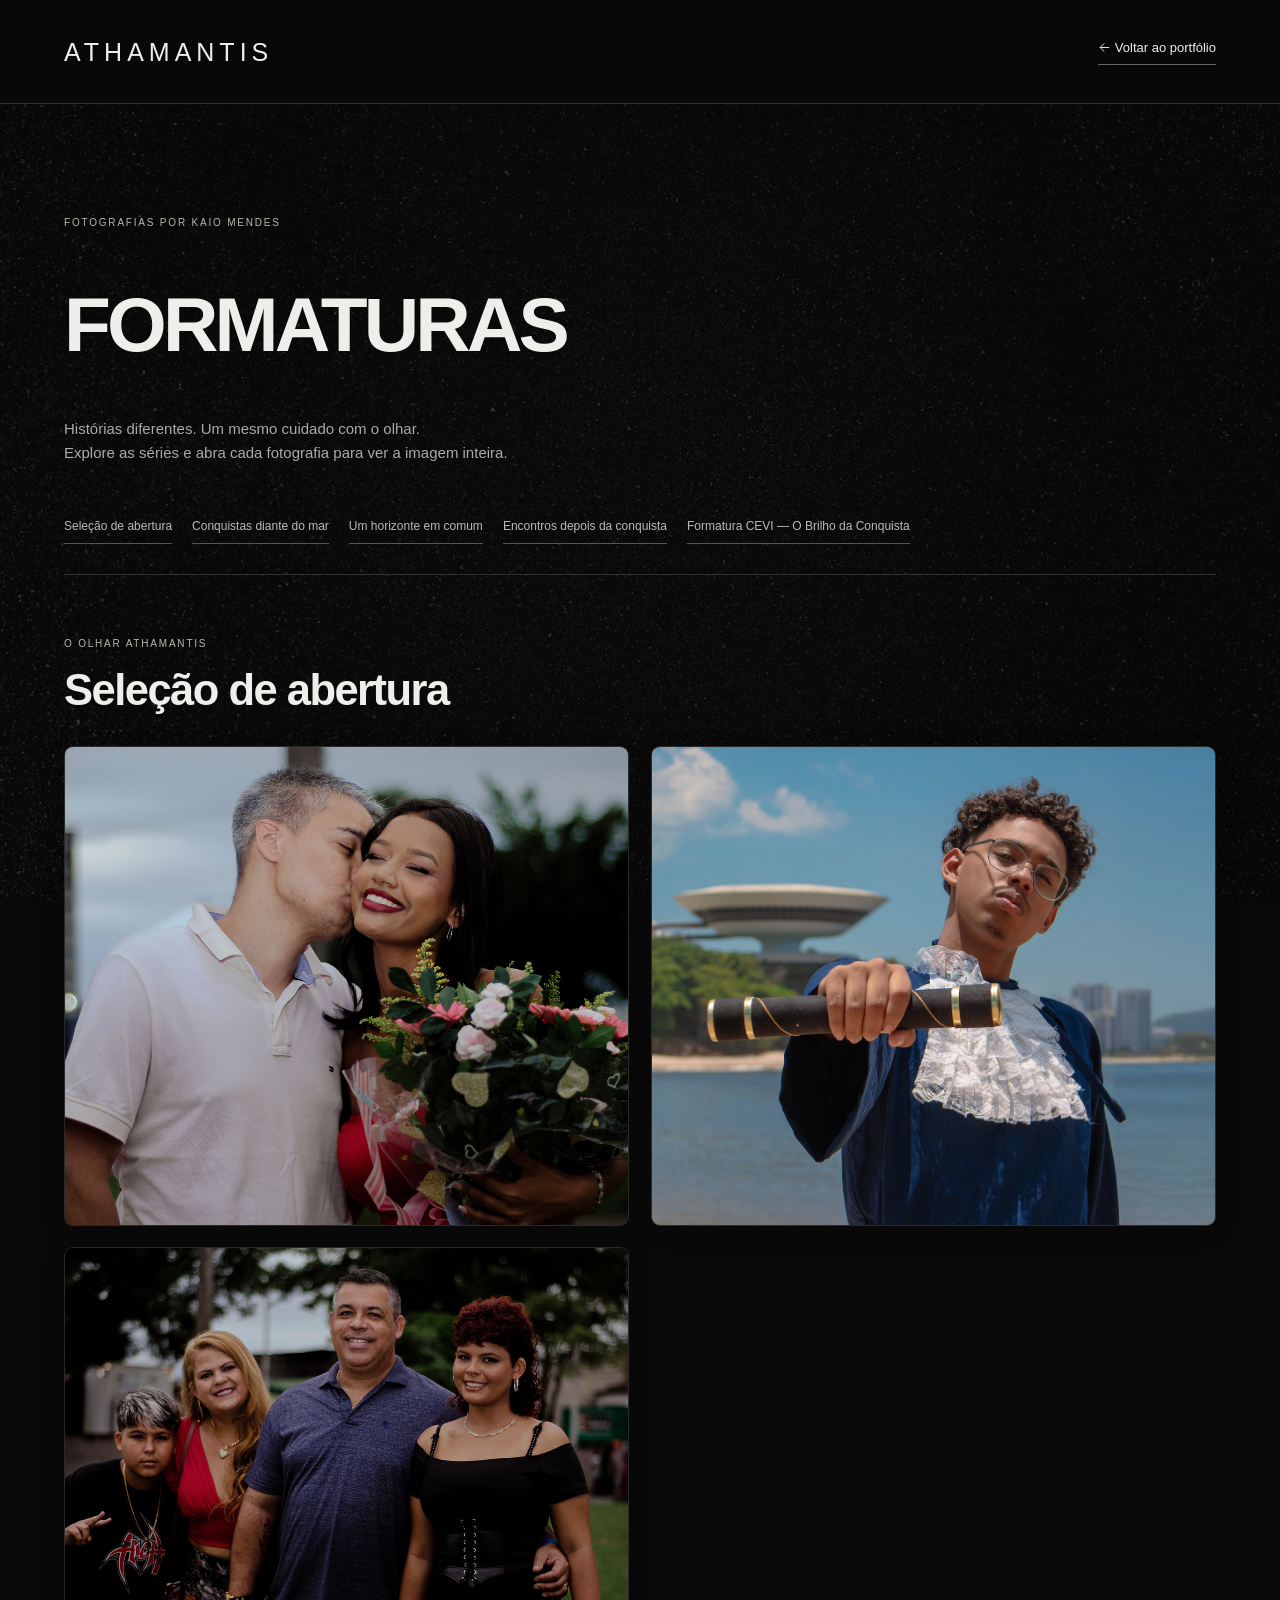
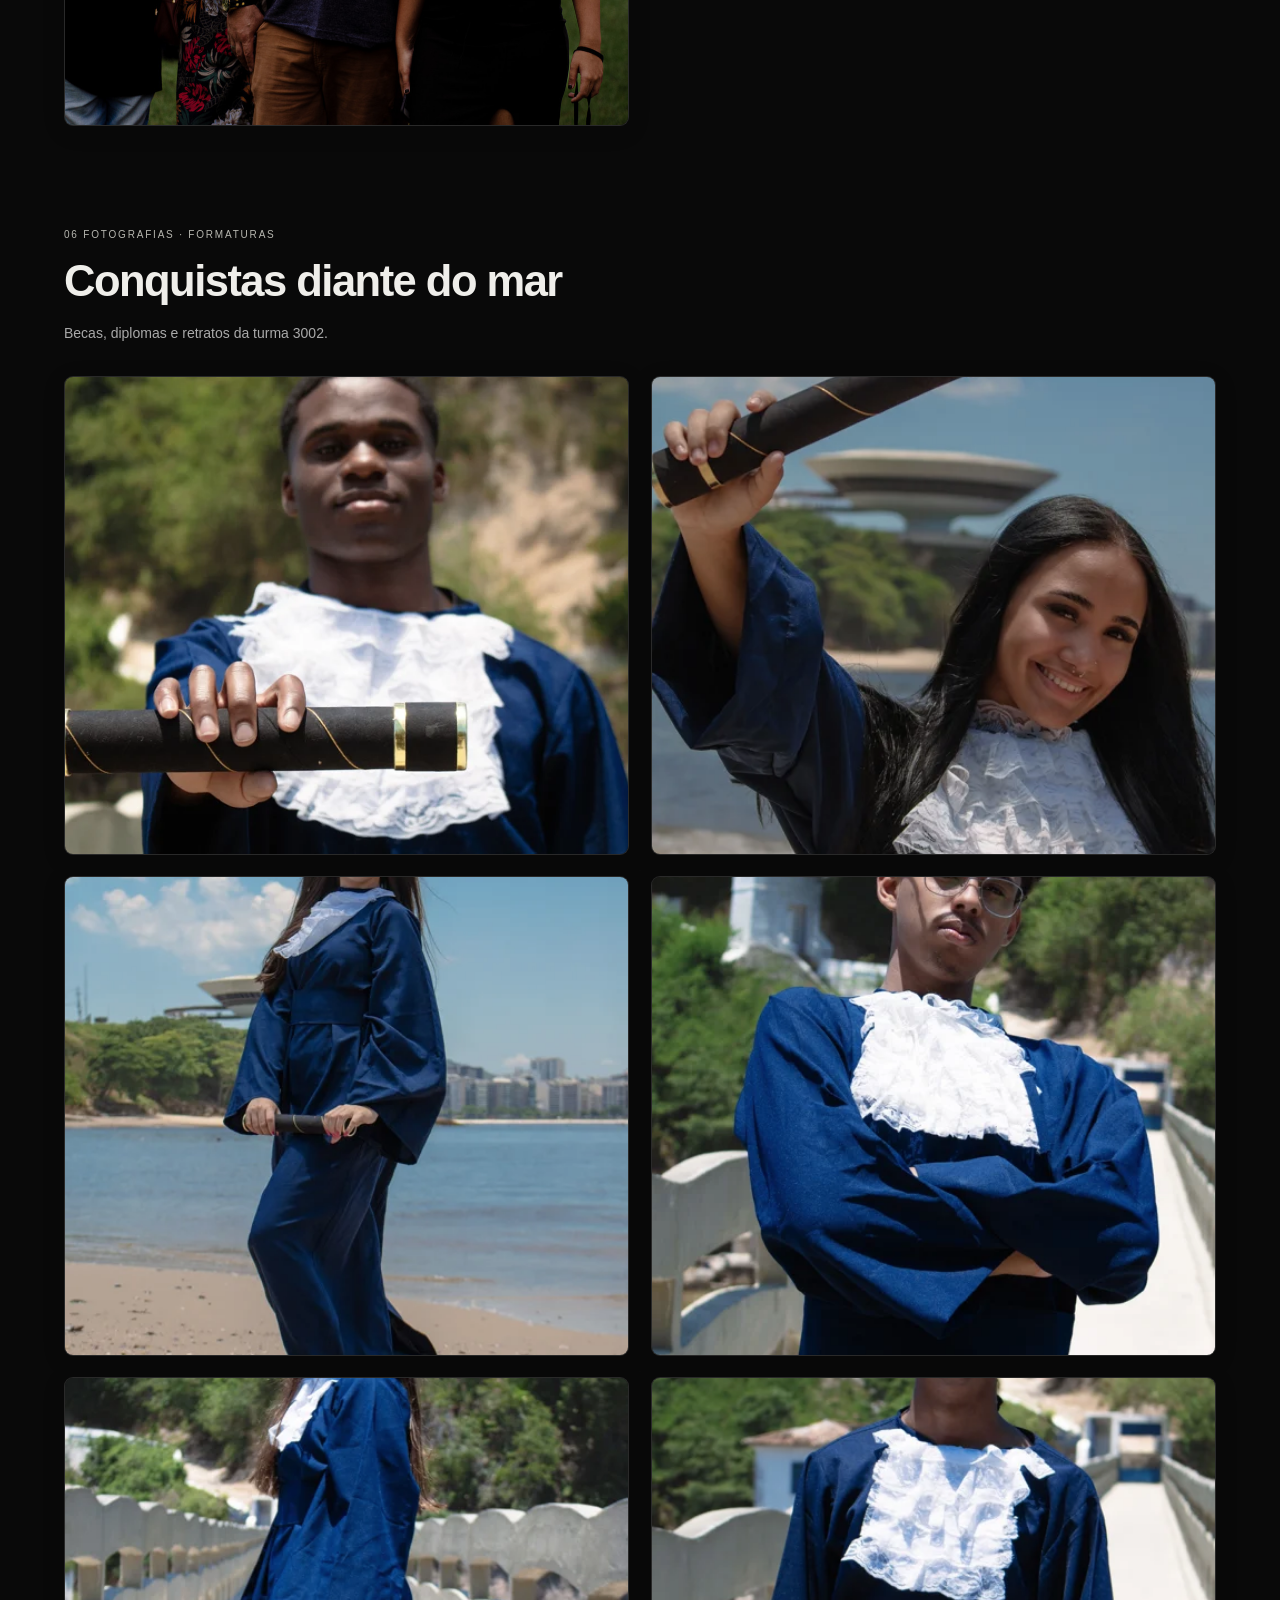
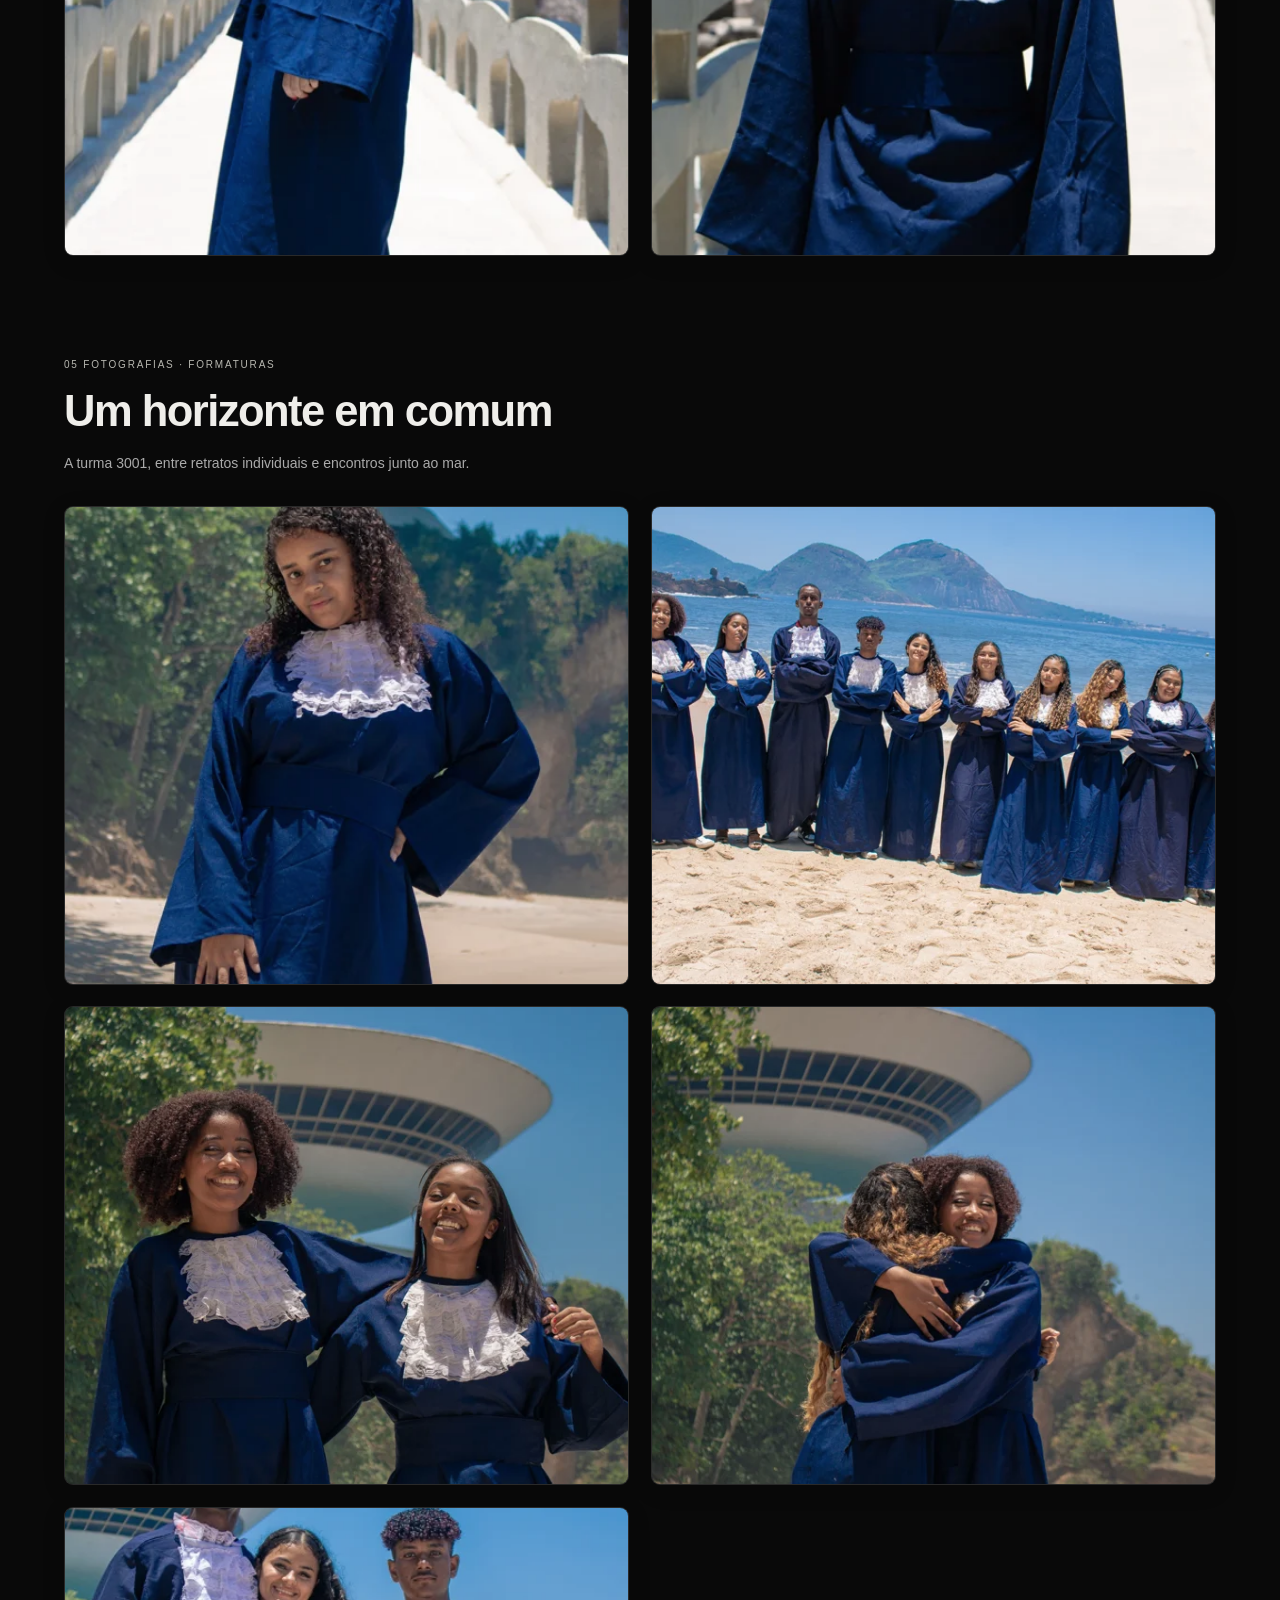
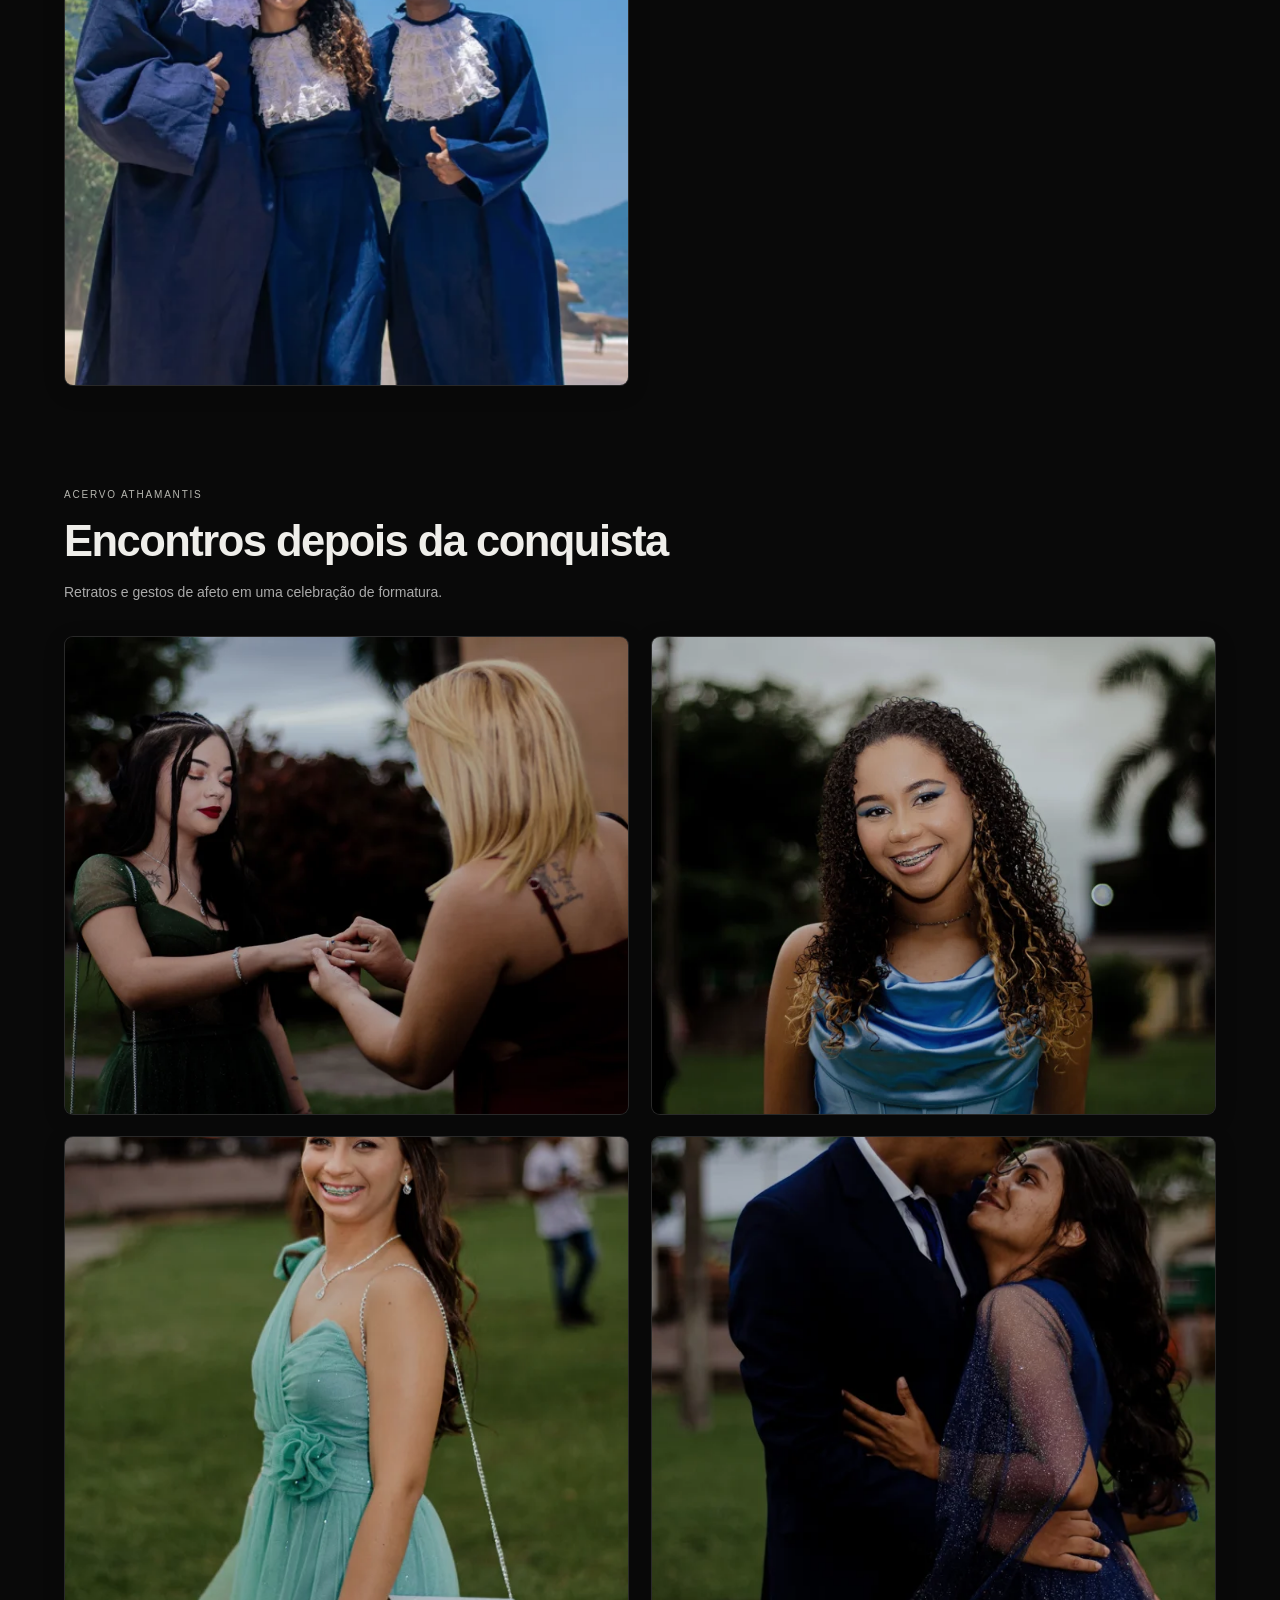
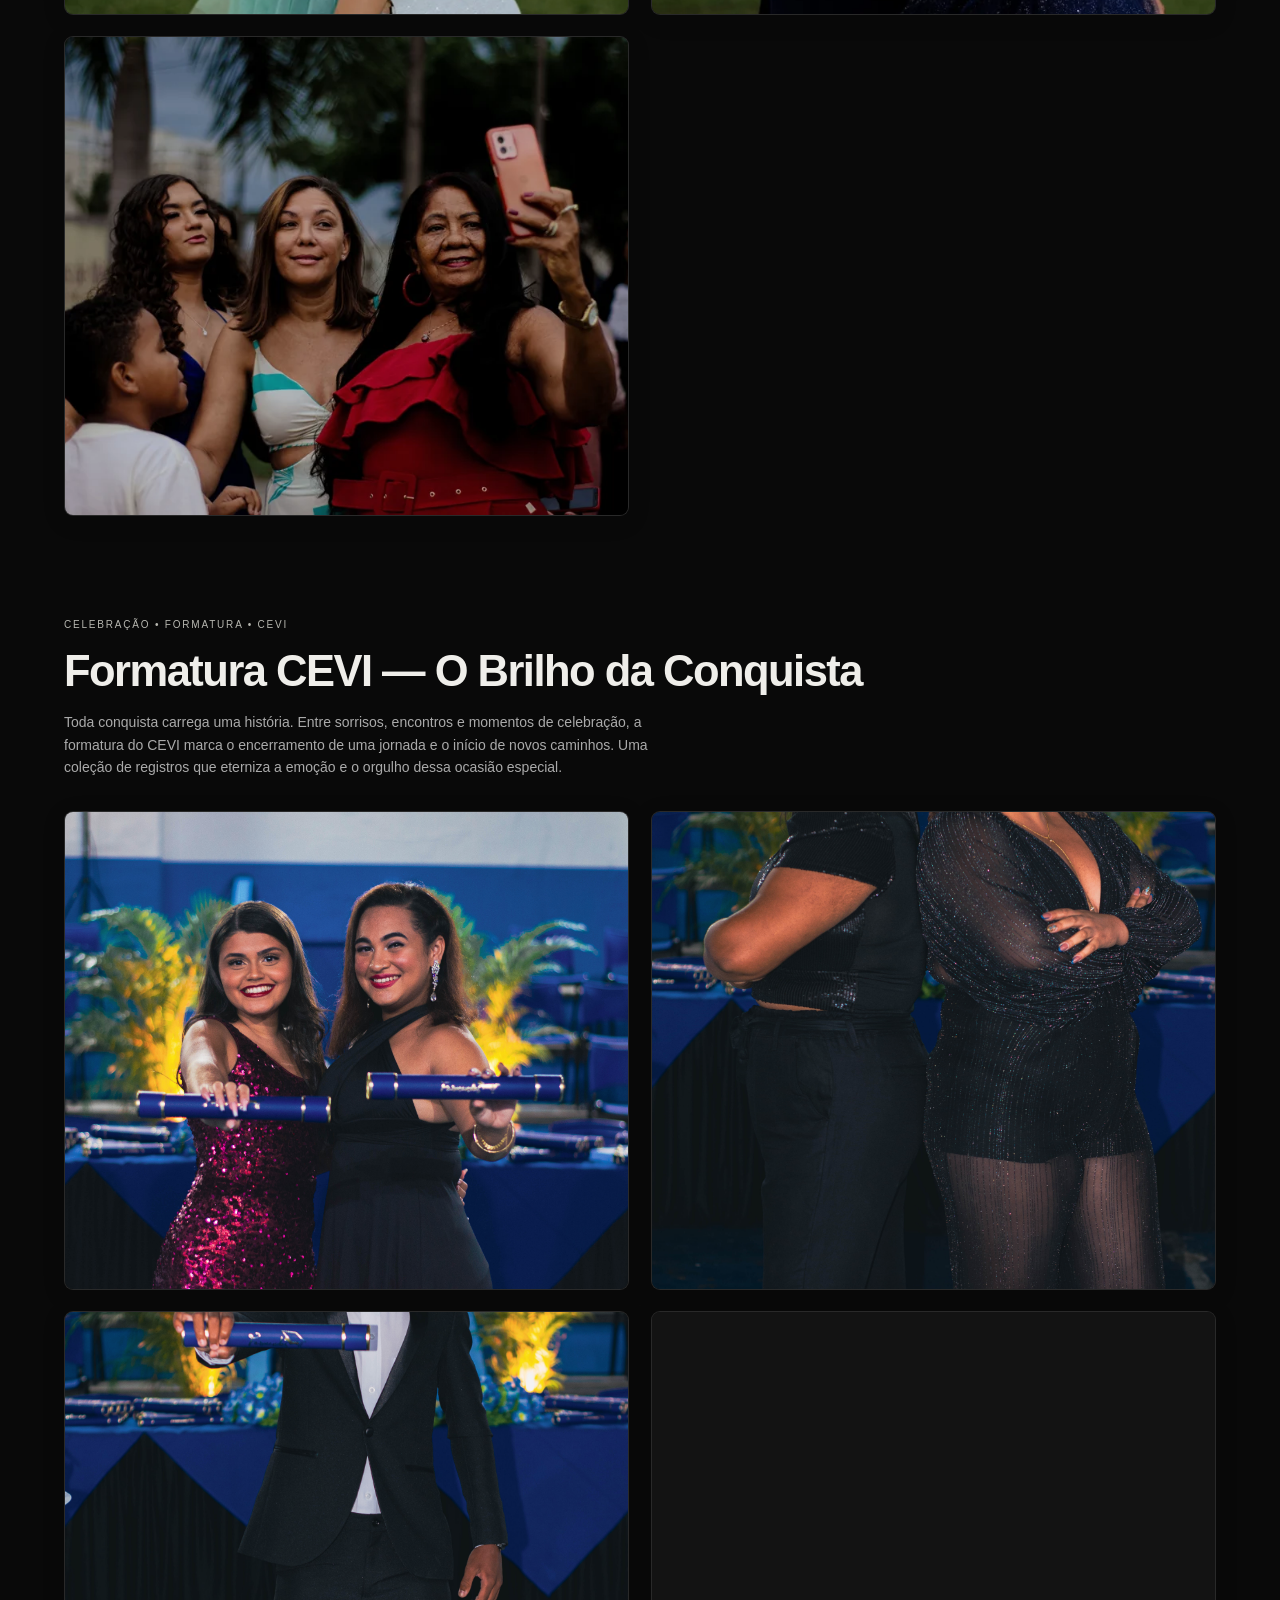
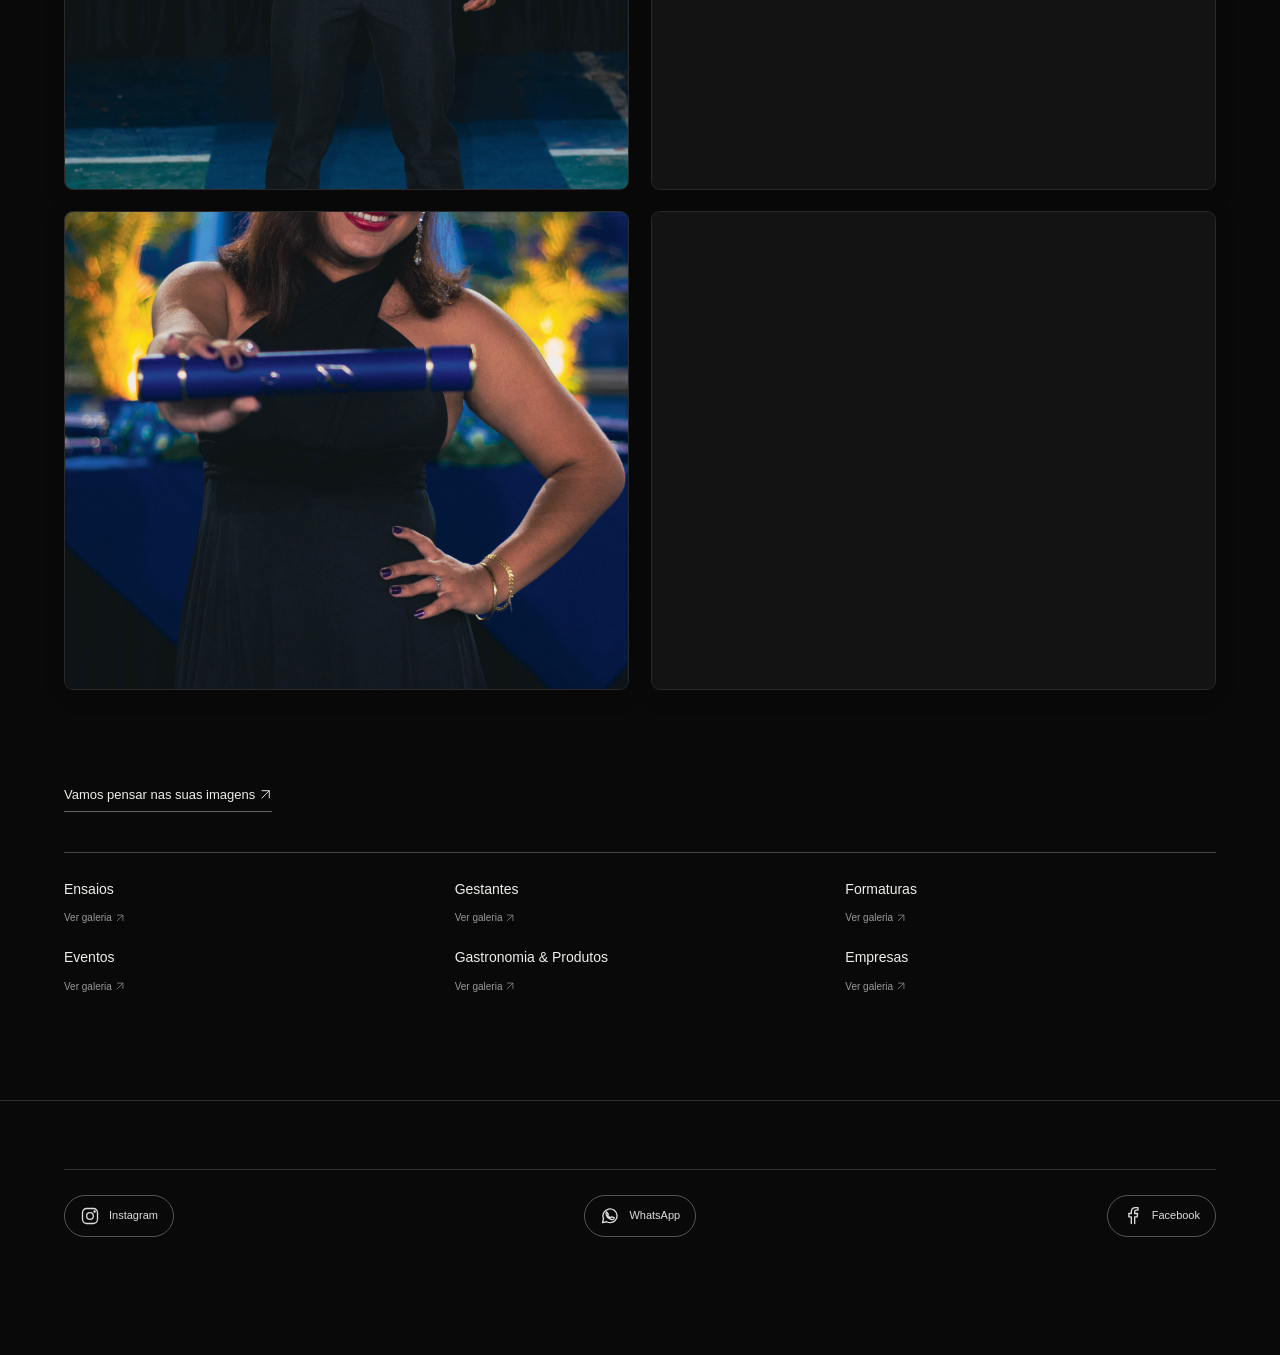
<file: formaturas.html>
<!doctype html><html lang="pt-BR"><head><meta charset="utf-8"><meta name="viewport" content="width=device-width,initial-scale=1"><title>Formaturas — Athamantis</title><link rel="stylesheet" href="style.css"><link rel="icon" href="assets/logo-original-white.png"></head><body><header><a href="index.html" aria-label="Athamantis, início"><span class="header-name">ATHAMANTIS</span></a><a class="text-link" href="index.html#trabalhos"><svg class="arrow-icon" width="1em" height="1em" viewBox="0 0 24 24" fill="none" stroke="currentColor" stroke-width="1.7" stroke-linecap="round" stroke-linejoin="round" aria-hidden="true" focusable="false"><path d="M20 12H4m7-7-7 7 7 7"/></svg> Voltar ao portfólio</a></header><main class="section collection" data-cms-gallery="formaturas"><span class="eyebrow">FOTOGRAFIAS POR KAIO MENDES</span><h1>FORMATURAS</h1><p>Histórias diferentes. Um mesmo cuidado com o olhar.<br>Explore as séries e abra cada fotografia para ver a imagem inteira.</p><nav class="series-nav" aria-label="Séries desta galeria"> <a href="#assinatura">Seleção de abertura</a><a href="#serie-0">Conquistas diante do mar</a><a href="#serie-1">Um horizonte em comum</a><a href="#acervo">Encontros depois da conquista</a></nav><section class="photo-series" id="assinatura"><div class="series-heading"><span class="eyebrow">O OLHAR ATHAMANTIS</span><h2>Seleção de abertura</h2></div><div class="gallery"><button class="project" data-category="formaturas" data-image="assets/formatura0.jpg" data-title="Afeto em Flor" aria-label="Ampliar Afeto em Flor"><img src="assets/formatura0.jpg" loading="lazy" alt="Formaturas: fotografia por Kaio Mendes"><span><b>Afeto em Flor</b><small>FORMATURAS</small><i><svg class="arrow-icon" width="1em" height="1em" viewBox="0 0 24 24" fill="none" stroke="currentColor" stroke-width="1.7" stroke-linecap="round" stroke-linejoin="round" aria-hidden="true" focusable="false"><path d="M5 19 19 5M5 5h14v14"/></svg></i></span></button><button class="project" data-category="formaturas" data-image="assets/formatura1.jpg" data-title="O Futuro nas Mãos" aria-label="Ampliar O Futuro nas Mãos"><img src="assets/formatura1.jpg" loading="lazy" alt="Formaturas: fotografia por Kaio Mendes"><span><b>O Futuro nas Mãos</b><small>FORMATURAS</small><i><svg class="arrow-icon" width="1em" height="1em" viewBox="0 0 24 24" fill="none" stroke="currentColor" stroke-width="1.7" stroke-linecap="round" stroke-linejoin="round" aria-hidden="true" focusable="false"><path d="M5 19 19 5M5 5h14v14"/></svg></i></span></button><button class="project" data-category="formaturas" data-image="assets/formatura2.jpg" data-title="Uma Conquista, Muitas Presenças" aria-label="Ampliar Uma Conquista, Muitas Presenças"><img src="assets/formatura2.jpg" loading="lazy" alt="Formaturas: fotografia por Kaio Mendes"><span><b>Uma Conquista, Muitas Presenças</b><small>FORMATURAS</small><i><svg class="arrow-icon" width="1em" height="1em" viewBox="0 0 24 24" fill="none" stroke="currentColor" stroke-width="1.7" stroke-linecap="round" stroke-linejoin="round" aria-hidden="true" focusable="false"><path d="M5 19 19 5M5 5h14v14"/></svg></i></span></button></div></section><section class="photo-series" id="serie-0"><div class="series-heading"><span class="eyebrow">06 FOTOGRAFIAS · FORMATURAS</span><h2>Conquistas diante do mar</h2><p>Becas, diplomas e retratos da turma 3002.</p></div><div class="gallery"><button class="project" data-category="formaturas" data-image="assets/portfolio/02-15.jpg" data-title="O Diploma em Primeiro Plano" aria-label="Ampliar O Diploma em Primeiro Plano"><img src="assets/portfolio/02-15-small.webp" loading="lazy" decoding="async" alt="O Diploma em Primeiro Plano — Formaturas, fotografia de Kaio Mendes"><span><b>O Diploma em Primeiro Plano</b><small>FORMATURAS</small><i><svg class="arrow-icon" viewBox="0 0 24 24" fill="none" stroke="currentColor" stroke-width="1.7" aria-hidden="true"><path d="M5 19 19 5M5 5h14v14"/></svg></i></span></button><button class="project" data-category="formaturas" data-image="assets/portfolio/02-18.jpg" data-title="Conquista Erguida" aria-label="Ampliar Conquista Erguida"><img src="assets/portfolio/02-18-small.webp" loading="lazy" decoding="async" alt="Conquista Erguida — Formaturas, fotografia de Kaio Mendes"><span><b>Conquista Erguida</b><small>FORMATURAS</small><i><svg class="arrow-icon" viewBox="0 0 24 24" fill="none" stroke="currentColor" stroke-width="1.7" aria-hidden="true"><path d="M5 19 19 5M5 5h14v14"/></svg></i></span></button><button class="project" data-category="formaturas" data-image="assets/portfolio/02-19.jpg" data-title="Entre a Beca e o Mar" aria-label="Ampliar Entre a Beca e o Mar"><img src="assets/portfolio/02-19-small.webp" loading="lazy" decoding="async" alt="Entre a Beca e o Mar — Formaturas, fotografia de Kaio Mendes"><span><b>Entre a Beca e o Mar</b><small>FORMATURAS</small><i><svg class="arrow-icon" viewBox="0 0 24 24" fill="none" stroke="currentColor" stroke-width="1.7" aria-hidden="true"><path d="M5 19 19 5M5 5h14v14"/></svg></i></span></button><button class="project" data-category="formaturas" data-image="assets/portfolio/02-11.jpg" data-title="Postura de Futuro" aria-label="Ampliar Postura de Futuro"><img src="assets/portfolio/02-11-small.webp" loading="lazy" decoding="async" alt="Postura de Futuro — Formaturas, fotografia de Kaio Mendes"><span><b>Postura de Futuro</b><small>FORMATURAS</small><i><svg class="arrow-icon" viewBox="0 0 24 24" fill="none" stroke="currentColor" stroke-width="1.7" aria-hidden="true"><path d="M5 19 19 5M5 5h14v14"/></svg></i></span></button><button class="project" data-category="formaturas" data-image="assets/portfolio/02-07.jpg" data-title="Um Novo Horizonte" aria-label="Ampliar Um Novo Horizonte"><img src="assets/portfolio/02-07-small.webp" loading="lazy" decoding="async" alt="Um Novo Horizonte — Formaturas, fotografia de Kaio Mendes"><span><b>Um Novo Horizonte</b><small>FORMATURAS</small><i><svg class="arrow-icon" viewBox="0 0 24 24" fill="none" stroke="currentColor" stroke-width="1.7" aria-hidden="true"><path d="M5 19 19 5M5 5h14v14"/></svg></i></span></button><button class="project" data-category="formaturas" data-image="assets/portfolio/02-09.jpg" data-title="Sorriso de Conquista" aria-label="Ampliar Sorriso de Conquista"><img src="assets/portfolio/02-09-small.webp" loading="lazy" decoding="async" alt="Sorriso de Conquista — Formaturas, fotografia de Kaio Mendes"><span><b>Sorriso de Conquista</b><small>FORMATURAS</small><i><svg class="arrow-icon" viewBox="0 0 24 24" fill="none" stroke="currentColor" stroke-width="1.7" aria-hidden="true"><path d="M5 19 19 5M5 5h14v14"/></svg></i></span></button></div></section><section class="photo-series" id="serie-1"><div class="series-heading"><span class="eyebrow">05 FOTOGRAFIAS · FORMATURAS</span><h2>Um horizonte em comum</h2><p>A turma 3001, entre retratos individuais e encontros junto ao mar.</p></div><div class="gallery"><button class="project" data-category="formaturas" data-image="assets/portfolio/09-01.jpg" data-title="Azul sobre Azul" aria-label="Ampliar Azul sobre Azul"><img src="assets/portfolio/09-01-small.webp" loading="lazy" decoding="async" alt="Azul sobre Azul — Formaturas, fotografia de Kaio Mendes"><span><b>Azul sobre Azul</b><small>FORMATURAS</small><i><svg class="arrow-icon" viewBox="0 0 24 24" fill="none" stroke="currentColor" stroke-width="1.7" aria-hidden="true"><path d="M5 19 19 5M5 5h14v14"/></svg></i></span></button><button class="project" data-category="formaturas" data-image="assets/portfolio/09-06.jpg" data-title="Um Horizonte em Comum" aria-label="Ampliar Um Horizonte em Comum"><img src="assets/portfolio/09-06-small.webp" loading="lazy" decoding="async" alt="Um Horizonte em Comum — Formaturas, fotografia de Kaio Mendes"><span><b>Um Horizonte em Comum</b><small>FORMATURAS</small><i><svg class="arrow-icon" viewBox="0 0 24 24" fill="none" stroke="currentColor" stroke-width="1.7" aria-hidden="true"><path d="M5 19 19 5M5 5h14v14"/></svg></i></span></button><button class="project" data-category="formaturas" data-image="assets/portfolio/09-09.jpg" data-title="Conquistas Compartilhadas" aria-label="Ampliar Conquistas Compartilhadas"><img src="assets/portfolio/09-09-small.webp" loading="lazy" decoding="async" alt="Conquistas Compartilhadas — Formaturas, fotografia de Kaio Mendes"><span><b>Conquistas Compartilhadas</b><small>FORMATURAS</small><i><svg class="arrow-icon" viewBox="0 0 24 24" fill="none" stroke="currentColor" stroke-width="1.7" aria-hidden="true"><path d="M5 19 19 5M5 5h14v14"/></svg></i></span></button><button class="project" data-category="formaturas" data-image="assets/portfolio/09-13.jpg" data-title="Um Abraço para Lembrar" aria-label="Ampliar Um Abraço para Lembrar"><img src="assets/portfolio/09-13-small.webp" loading="lazy" decoding="async" alt="Um Abraço para Lembrar — Formaturas, fotografia de Kaio Mendes"><span><b>Um Abraço para Lembrar</b><small>FORMATURAS</small><i><svg class="arrow-icon" viewBox="0 0 24 24" fill="none" stroke="currentColor" stroke-width="1.7" aria-hidden="true"><path d="M5 19 19 5M5 5h14v14"/></svg></i></span></button><button class="project" data-category="formaturas" data-image="assets/portfolio/09-19.jpg" data-title="A Conquista Tem Companhia" aria-label="Ampliar A Conquista Tem Companhia"><img src="assets/portfolio/09-19-small.webp" loading="lazy" decoding="async" alt="A Conquista Tem Companhia — Formaturas, fotografia de Kaio Mendes"><span><b>A Conquista Tem Companhia</b><small>FORMATURAS</small><i><svg class="arrow-icon" viewBox="0 0 24 24" fill="none" stroke="currentColor" stroke-width="1.7" aria-hidden="true"><path d="M5 19 19 5M5 5h14v14"/></svg></i></span></button></div></section><section class="photo-series" id="acervo"><div class="series-heading"><span class="eyebrow">ACERVO ATHAMANTIS</span><h2>Encontros depois da conquista</h2><p>Retratos e gestos de afeto em uma celebração de formatura.</p></div><div class="gallery"><button class="project" data-category="formaturas" data-image="assets/portfolio/archive-formandos-12.jpg" data-title="Um Gesto entre Gerações" aria-label="Ampliar Um Gesto entre Gerações"><img src="assets/portfolio/archive-formandos-12-small.webp" loading="lazy" alt="Um Gesto entre Gerações — fotografia de Kaio Mendes"><span><b>Um Gesto entre Gerações</b><small>ACERVO ATHAMANTIS</small><i><svg class="arrow-icon" viewBox="0 0 24 24" fill="none" stroke="currentColor" stroke-width="1.7" aria-hidden="true"><path d="M5 19 19 5M5 5h14v14"/></svg></i></span></button><button class="project" data-category="formaturas" data-image="assets/portfolio/archive-formandos-14.jpg" data-title="Sorriso em Azul" aria-label="Ampliar Sorriso em Azul"><img src="assets/portfolio/archive-formandos-14-small.webp" loading="lazy" alt="Sorriso em Azul — fotografia de Kaio Mendes"><span><b>Sorriso em Azul</b><small>ACERVO ATHAMANTIS</small><i><svg class="arrow-icon" viewBox="0 0 24 24" fill="none" stroke="currentColor" stroke-width="1.7" aria-hidden="true"><path d="M5 19 19 5M5 5h14v14"/></svg></i></span></button><button class="project" data-category="formaturas" data-image="assets/portfolio/archive-formandos-15.jpg" data-title="Verde no Fim da Tarde" aria-label="Ampliar Verde no Fim da Tarde"><img src="assets/portfolio/archive-formandos-15-small.webp" loading="lazy" alt="Verde no Fim da Tarde — fotografia de Kaio Mendes"><span><b>Verde no Fim da Tarde</b><small>ACERVO ATHAMANTIS</small><i><svg class="arrow-icon" viewBox="0 0 24 24" fill="none" stroke="currentColor" stroke-width="1.7" aria-hidden="true"><path d="M5 19 19 5M5 5h14v14"/></svg></i></span></button><button class="project" data-category="formaturas" data-image="assets/portfolio/archive-formandos-17.jpg" data-title="O Beijo da Conquista" aria-label="Ampliar O Beijo da Conquista"><img src="assets/portfolio/archive-formandos-17-small.webp" loading="lazy" alt="O Beijo da Conquista — fotografia de Kaio Mendes"><span><b>O Beijo da Conquista</b><small>ACERVO ATHAMANTIS</small><i><svg class="arrow-icon" viewBox="0 0 24 24" fill="none" stroke="currentColor" stroke-width="1.7" aria-hidden="true"><path d="M5 19 19 5M5 5h14v14"/></svg></i></span></button><button class="project" data-category="formaturas" data-image="assets/portfolio/archive-formandos-20.jpg" data-title="Todos no Mesmo Quadro" aria-label="Ampliar Todos no Mesmo Quadro"><img src="assets/portfolio/archive-formandos-20-small.webp" loading="lazy" alt="Todos no Mesmo Quadro — fotografia de Kaio Mendes"><span><b>Todos no Mesmo Quadro</b><small>ACERVO ATHAMANTIS</small><i><svg class="arrow-icon" viewBox="0 0 24 24" fill="none" stroke="currentColor" stroke-width="1.7" aria-hidden="true"><path d="M5 19 19 5M5 5h14v14"/></svg></i></span></button></div></section><a class="text-link" href="index.html#contato">Vamos pensar nas suas imagens <svg class="arrow-icon" viewBox="0 0 24 24" fill="none" stroke="currentColor" stroke-width="1.7" aria-hidden="true"><path d="M5 19 19 5M5 5h14v14"/></svg></a><div class="collection-links"><a href="ensaios.html">Ensaios<span>Ver galeria <svg class="arrow-icon" viewBox="0 0 24 24" fill="none" stroke="currentColor" stroke-width="1.7" aria-hidden="true"><path d="M5 19 19 5M5 5h14v14"/></svg></span></a><a href="gestantes.html">Gestantes<span>Ver galeria <svg class="arrow-icon" viewBox="0 0 24 24" fill="none" stroke="currentColor" stroke-width="1.7" aria-hidden="true"><path d="M5 19 19 5M5 5h14v14"/></svg></span></a><a href="formaturas.html">Formaturas<span>Ver galeria <svg class="arrow-icon" viewBox="0 0 24 24" fill="none" stroke="currentColor" stroke-width="1.7" aria-hidden="true"><path d="M5 19 19 5M5 5h14v14"/></svg></span></a><a href="eventos.html">Eventos<span>Ver galeria <svg class="arrow-icon" viewBox="0 0 24 24" fill="none" stroke="currentColor" stroke-width="1.7" aria-hidden="true"><path d="M5 19 19 5M5 5h14v14"/></svg></span></a><a href="produtos.html">Gastronomia & Produtos<span>Ver galeria <svg class="arrow-icon" viewBox="0 0 24 24" fill="none" stroke="currentColor" stroke-width="1.7" aria-hidden="true"><path d="M5 19 19 5M5 5h14v14"/></svg></span></a><a href="empresas.html">Empresas<span>Ver galeria <svg class="arrow-icon" viewBox="0 0 24 24" fill="none" stroke="currentColor" stroke-width="1.7" aria-hidden="true"><path d="M5 19 19 5M5 5h14v14"/></svg></span></a></div></main><footer><div class="social-links" aria-label="Redes sociais e contato"><a href="https://www.instagram.com/atamantisprods/" target="_blank" rel="noopener" aria-label="Abrir Instagram" title="Instagram"><svg viewBox="0 0 24 24" aria-hidden="true" fill="none" stroke="currentColor" stroke-width="1.6" stroke-linecap="round" stroke-linejoin="round"><rect x="3" y="3" width="18" height="18" rx="5"/><circle cx="12" cy="12" r="4"/><circle cx="17.5" cy="6.5" r=".7" fill="currentColor"/></svg><span>Instagram</span></a><a href="https://wa.me/5521936188180" target="_blank" rel="noopener" aria-label="Abrir WhatsApp" title="WhatsApp"><svg viewBox="0 0 24 24" aria-hidden="true" fill="none" stroke="currentColor" stroke-width="1.6" stroke-linecap="round" stroke-linejoin="round"><path d="M20.5 11.5a8.5 8.5 0 0 1-12.6 7.4L3 20l1.2-4.7A8.5 8.5 0 1 1 20.5 11.5Z"/><path d="m8 7 2 3-1 1c1 2 2 3 4 3l1-1 3 1c0 3-3 3-6 1S6 9 8 7Z"/></svg><span>WhatsApp</span></a><a href="https://www.facebook.com/Athamantisprods" target="_blank" rel="noopener" aria-label="Abrir Facebook" title="Facebook"><svg viewBox="0 0 24 24" aria-hidden="true" fill="none" stroke="currentColor" stroke-width="1.6" stroke-linecap="round" stroke-linejoin="round"><path d="M14 21v-8h3l.5-4H14V7c0-1 .4-2 2-2h2V2h-3c-3 0-5 2-5 5v2H7v4h3v8"/></svg><span>Facebook</span></a></div></footer><dialog id="lightbox"><button id="close-lightbox">Fechar ×</button><img id="lightbox-image" alt=""><p id="lightbox-caption"></p></dialog><script src="gallery-cms.js"></script><script src="gallery.js"></script><script src="ath-contact.js"></script></body></html>
</file>
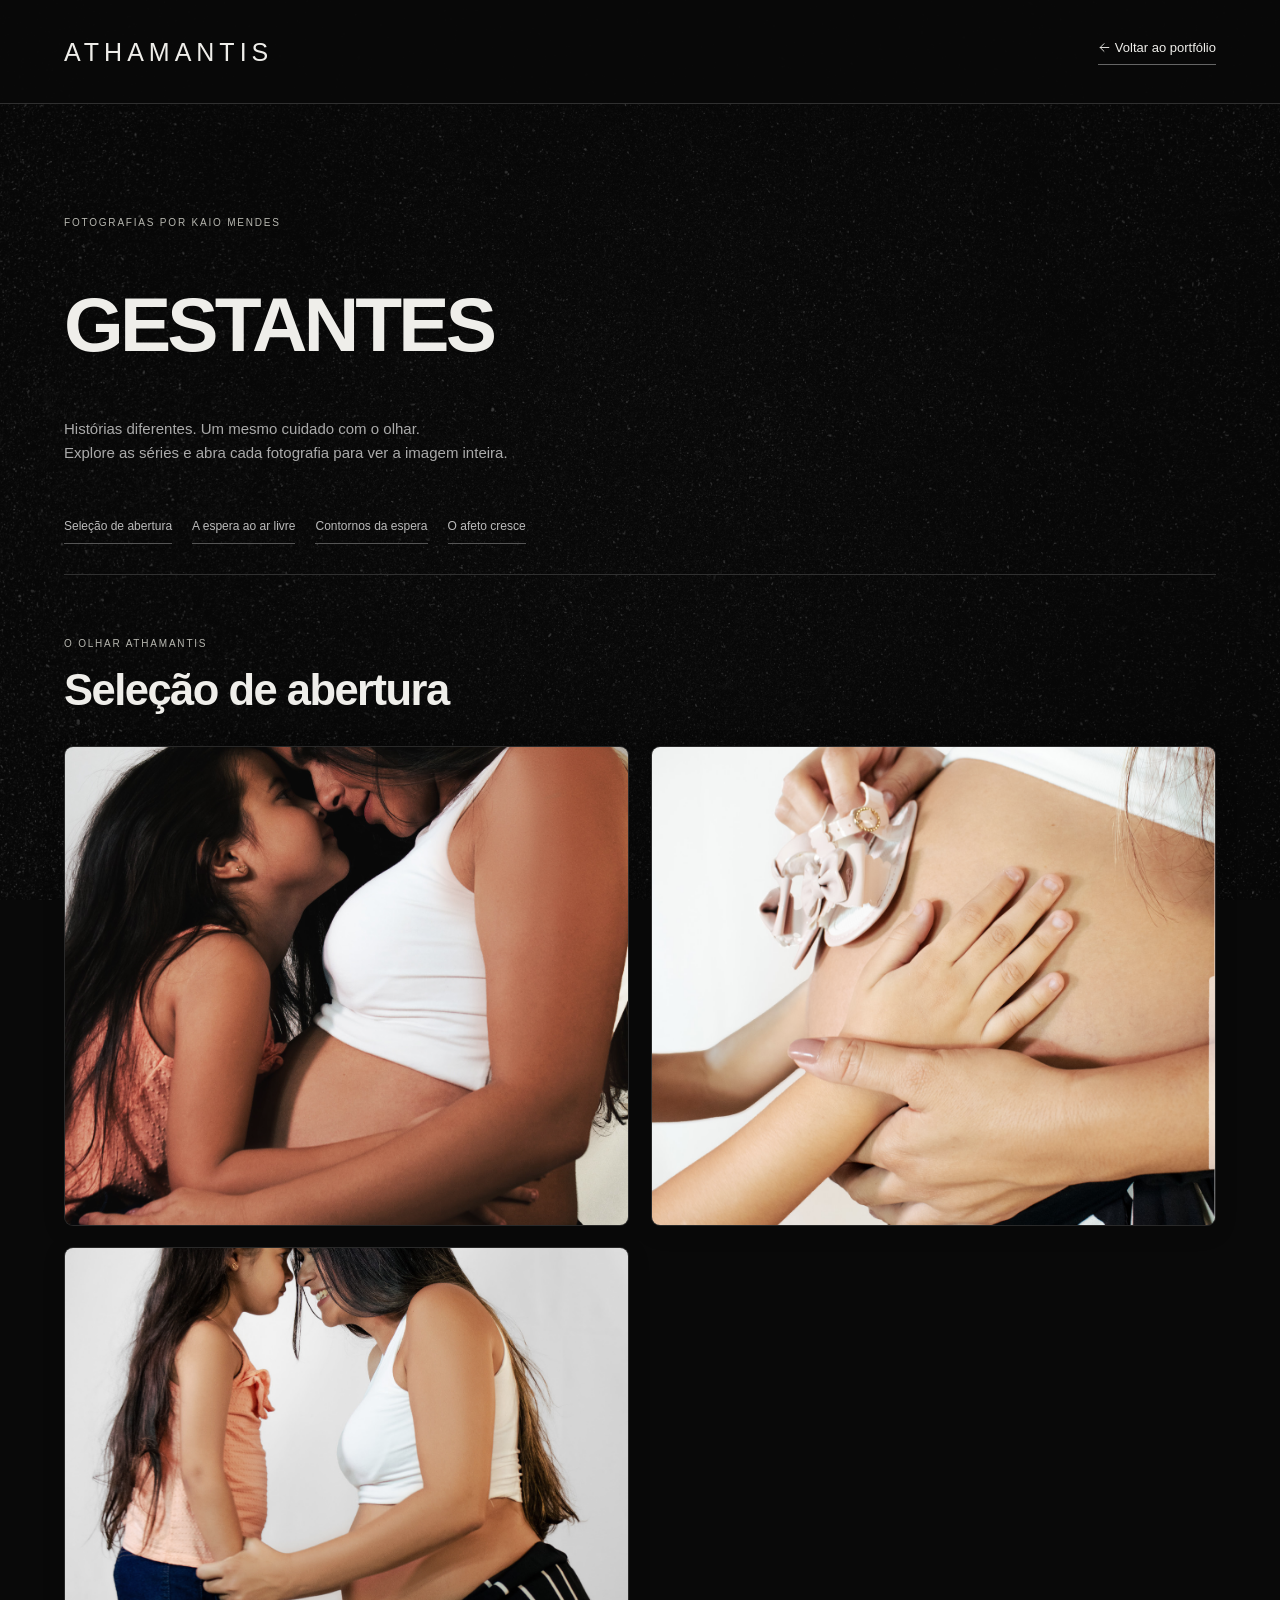
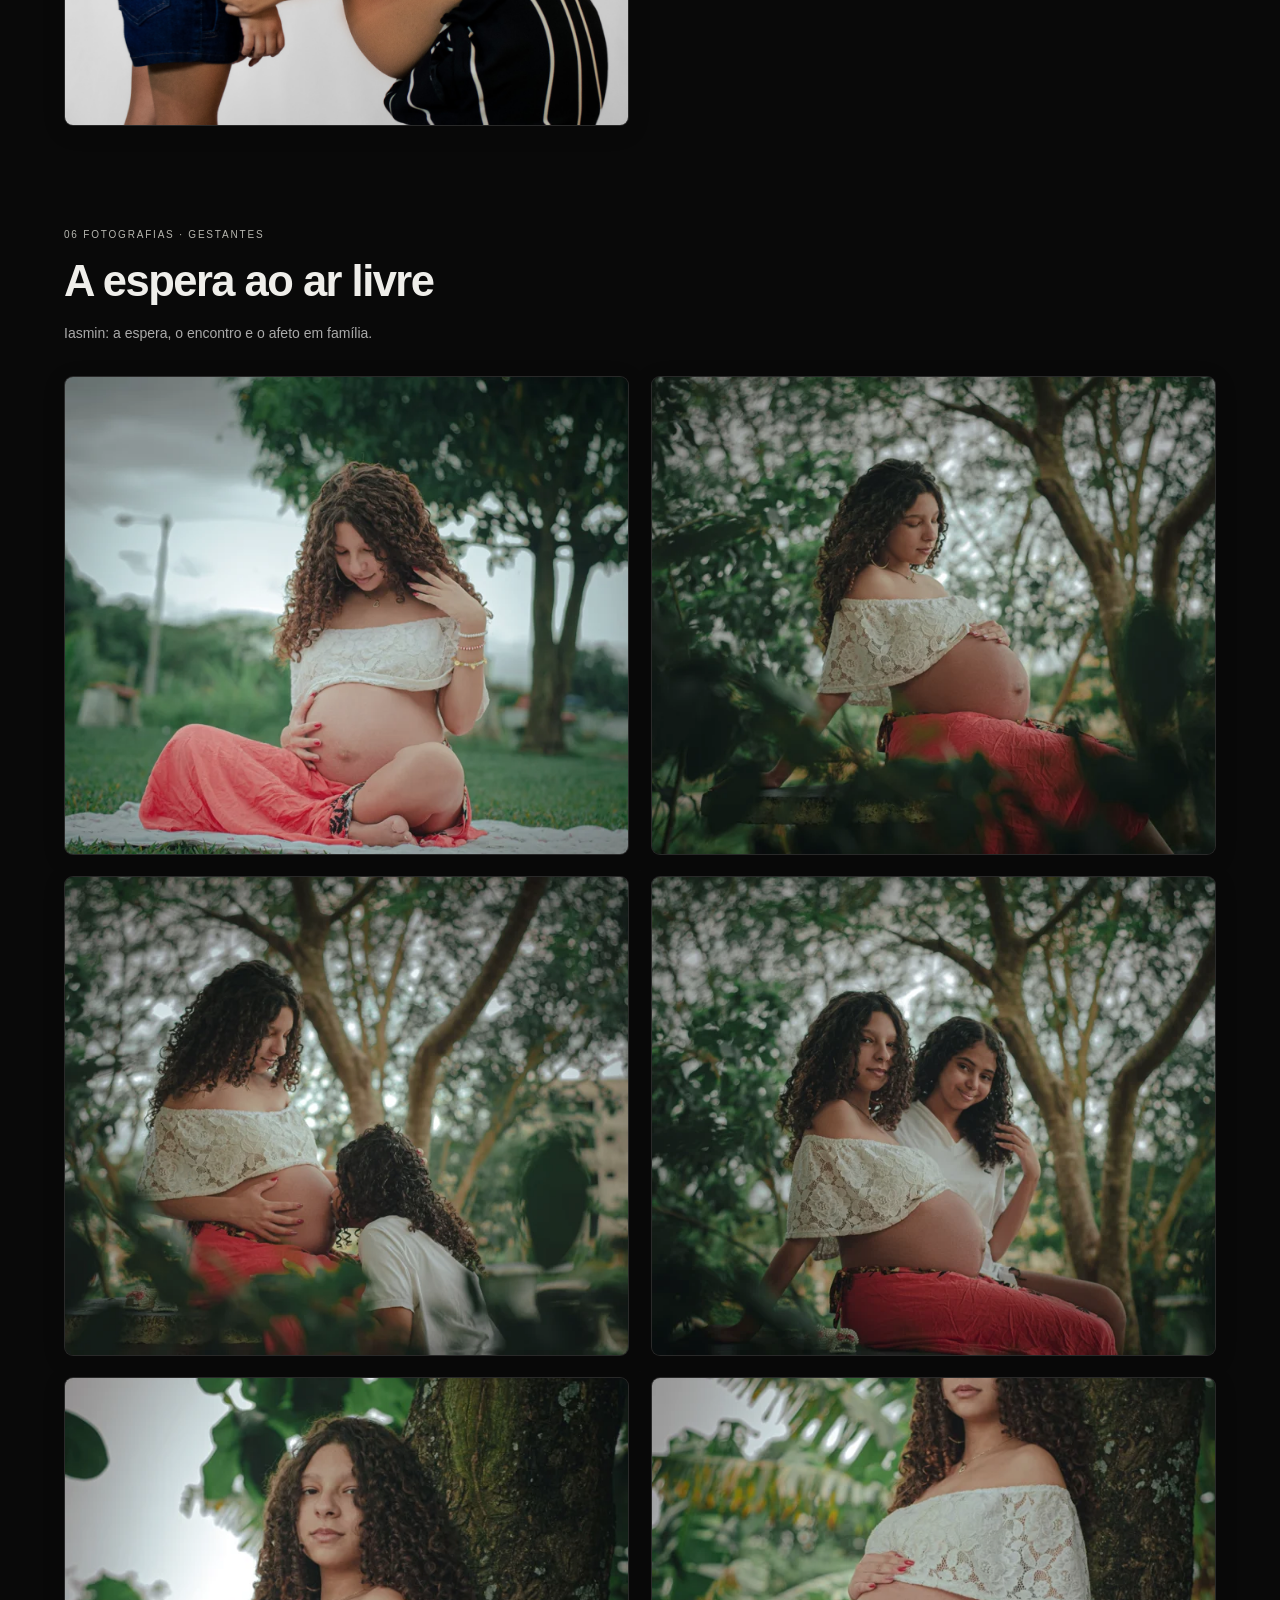
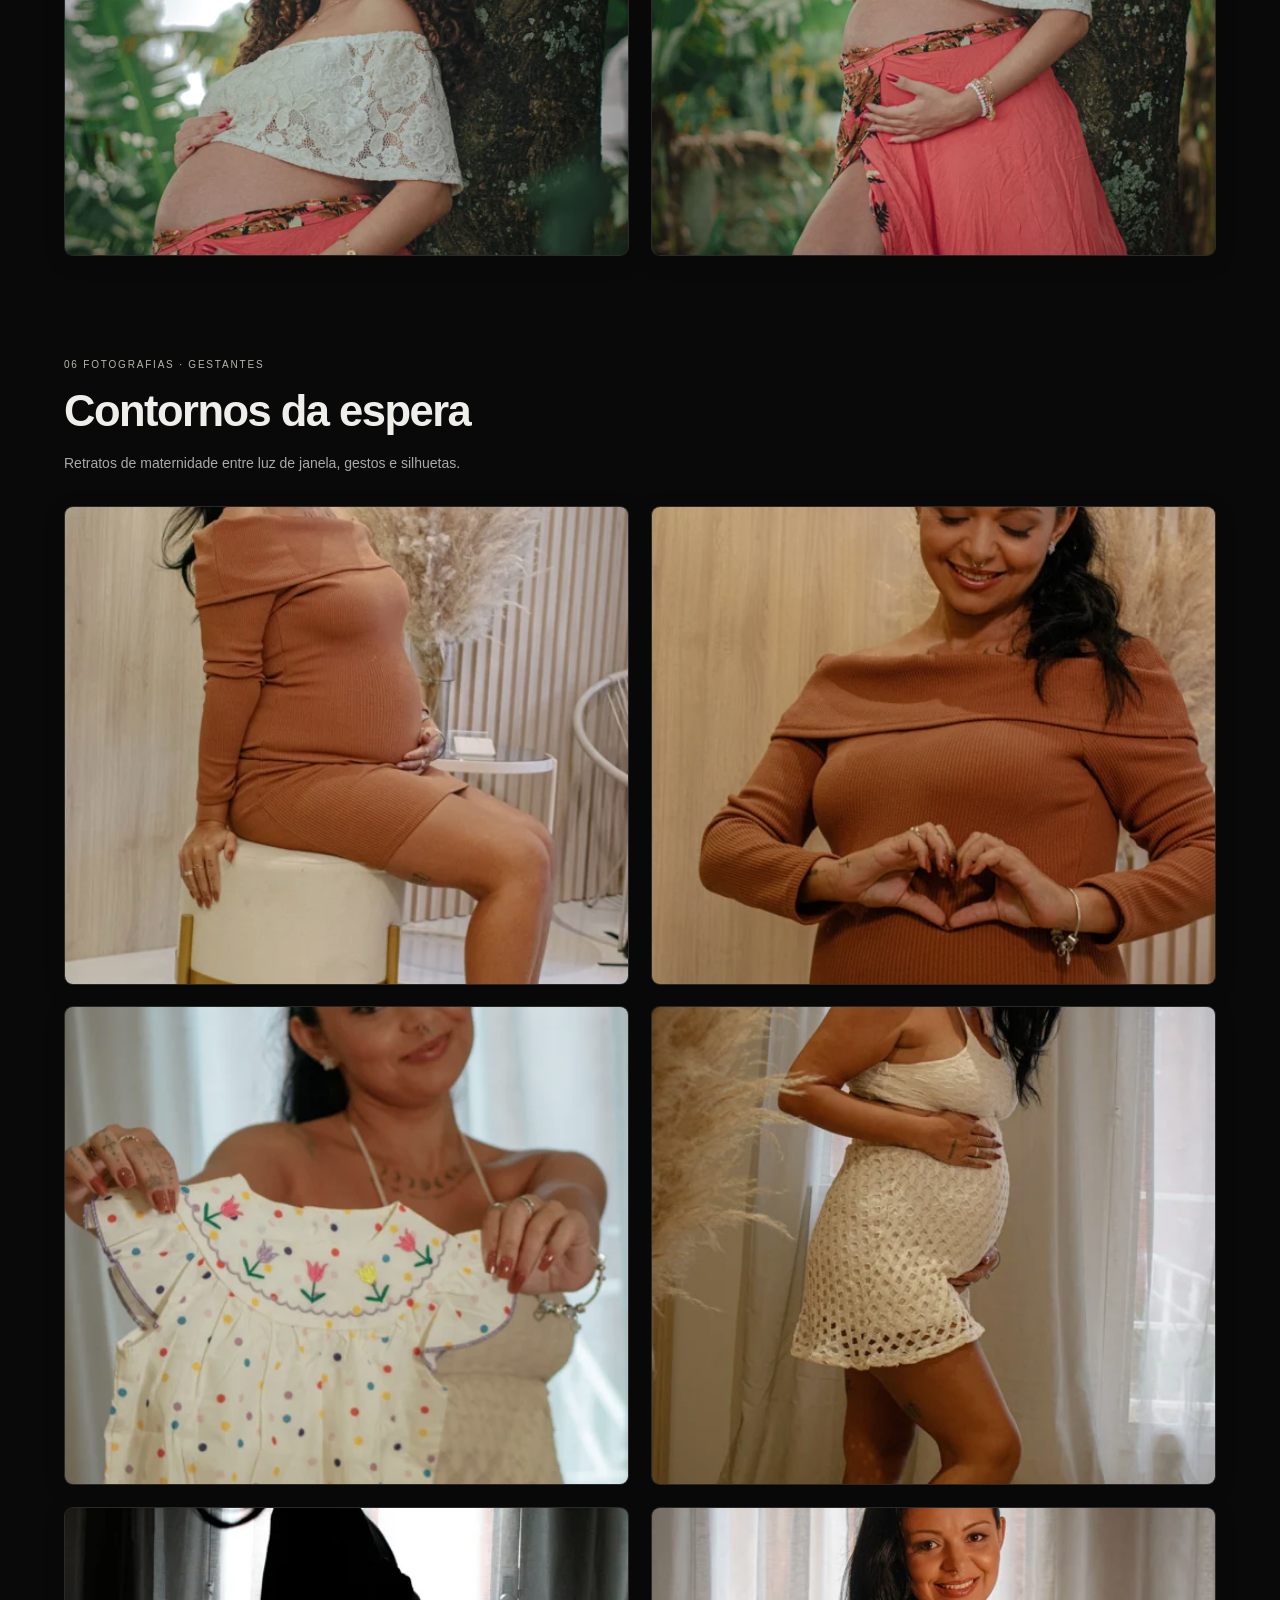
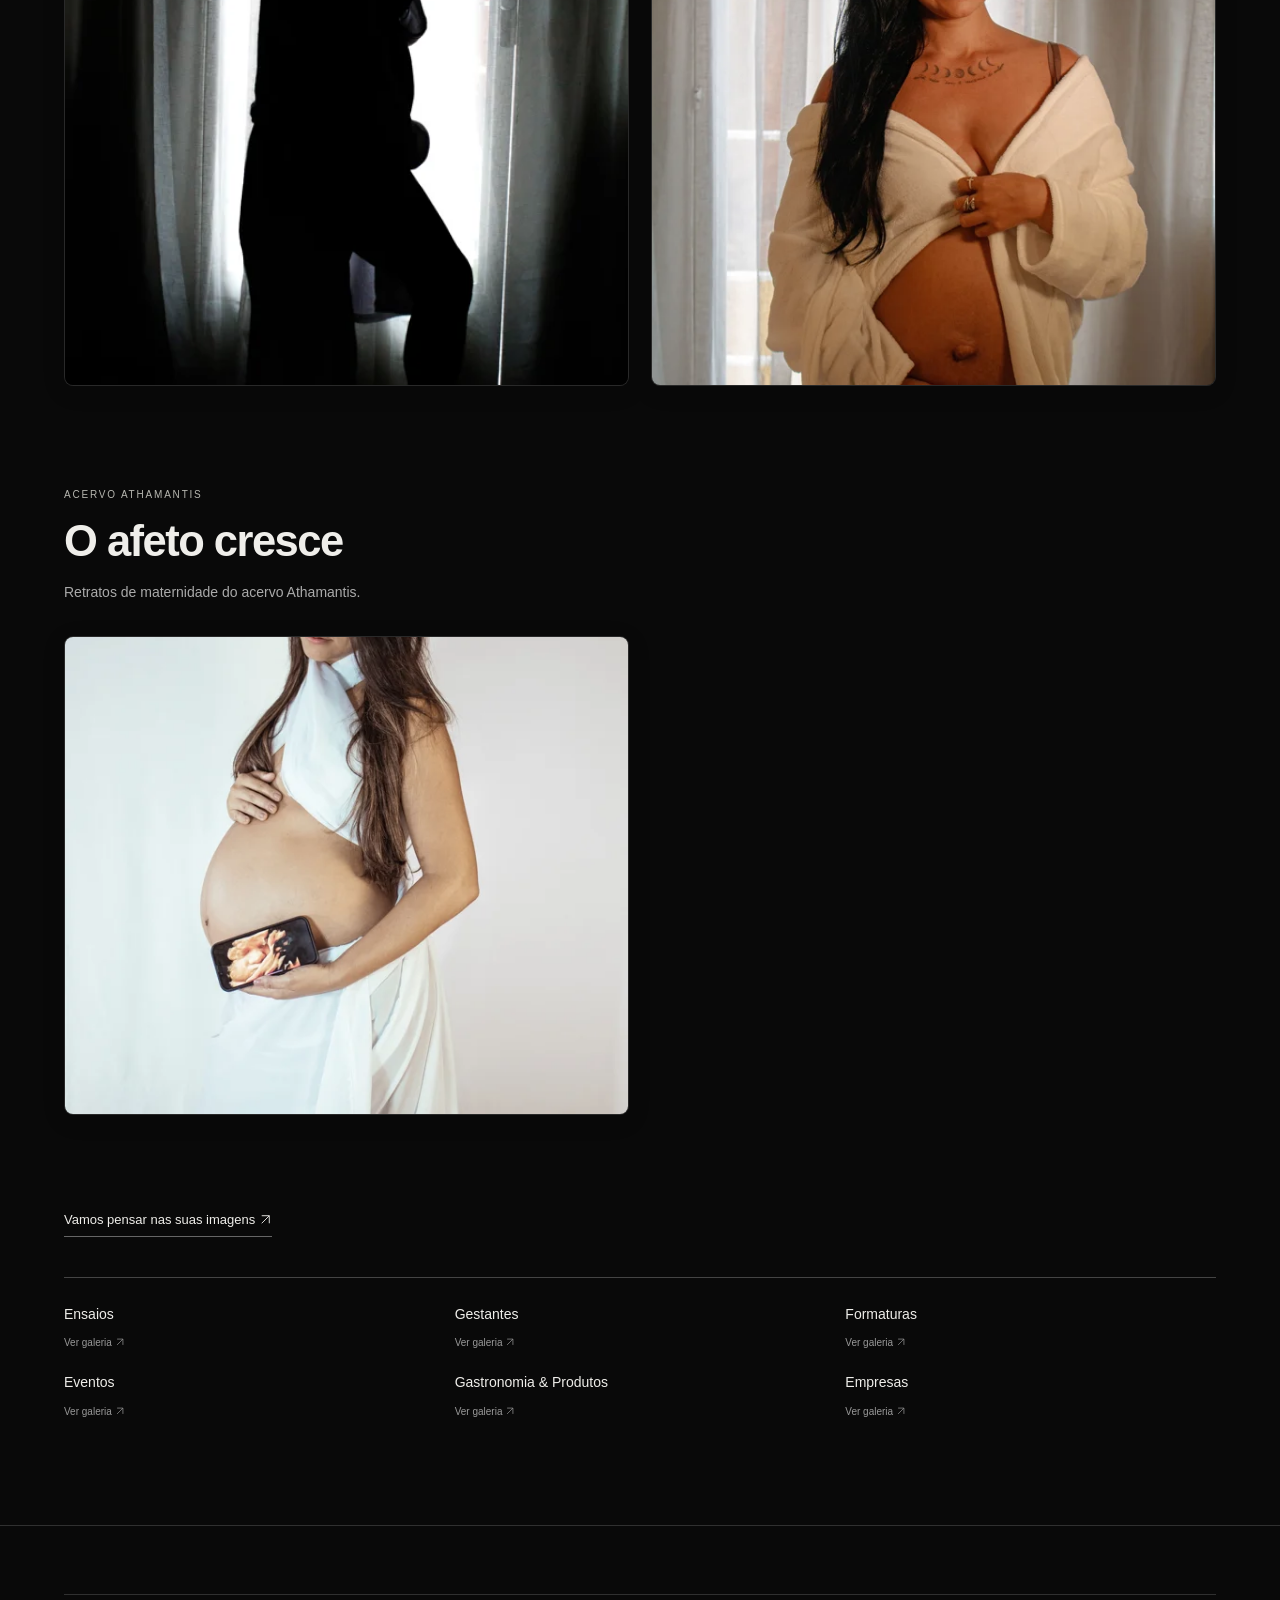
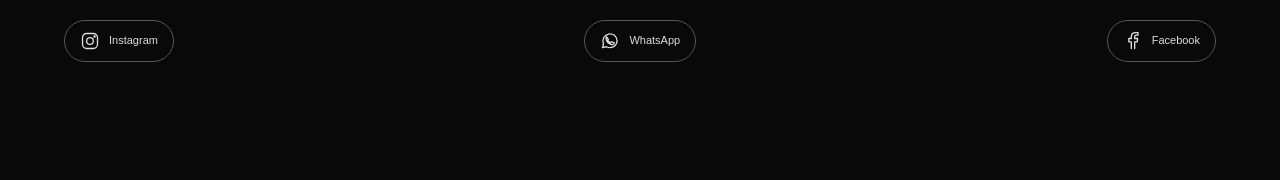
<file: gestantes.html>
<!doctype html><html lang="pt-BR"><head><meta charset="utf-8"><meta name="viewport" content="width=device-width,initial-scale=1"><title>Gestantes — Athamantis</title><link rel="stylesheet" href="style.css"><link rel="icon" href="assets/logo-original-white.png"></head><body><header><a href="index.html" aria-label="Athamantis, início"><span class="header-name">ATHAMANTIS</span></a><a class="text-link" href="index.html#trabalhos"><svg class="arrow-icon" width="1em" height="1em" viewBox="0 0 24 24" fill="none" stroke="currentColor" stroke-width="1.7" stroke-linecap="round" stroke-linejoin="round" aria-hidden="true" focusable="false"><path d="M20 12H4m7-7-7 7 7 7"/></svg> Voltar ao portfólio</a></header><main class="section collection" data-cms-gallery="gestantes"><span class="eyebrow">FOTOGRAFIAS POR KAIO MENDES</span><h1>GESTANTES</h1><p>Histórias diferentes. Um mesmo cuidado com o olhar.<br>Explore as séries e abra cada fotografia para ver a imagem inteira.</p><nav class="series-nav" aria-label="Séries desta galeria"> <a href="#assinatura">Seleção de abertura</a><a href="#serie-0">A espera ao ar livre</a><a href="#serie-1">Contornos da espera</a><a href="#acervo">O afeto cresce</a></nav><section class="photo-series" id="assinatura"><div class="series-heading"><span class="eyebrow">O OLHAR ATHAMANTIS</span><h2>Seleção de abertura</h2></div><div class="gallery"><button class="project" data-category="gestantes" data-image="assets/gestante0.jpg" data-title="O Amor se Multiplica" aria-label="Ampliar O Amor se Multiplica"><img src="assets/gestante0.jpg" loading="lazy" alt="Gestantes: fotografia por Kaio Mendes"><span><b>O Amor se Multiplica</b><small>GESTANTES</small><i><svg class="arrow-icon" width="1em" height="1em" viewBox="0 0 24 24" fill="none" stroke="currentColor" stroke-width="1.7" stroke-linecap="round" stroke-linejoin="round" aria-hidden="true" focusable="false"><path d="M5 19 19 5M5 5h14v14"/></svg></i></span></button><button class="project" data-category="gestantes" data-image="assets/gestante1.jpg" data-title="Onde a Vida Floresce" aria-label="Ampliar Onde a Vida Floresce"><img src="assets/gestante1.jpg" loading="lazy" alt="Gestantes: fotografia por Kaio Mendes"><span><b>Onde a Vida Floresce</b><small>GESTANTES</small><i><svg class="arrow-icon" width="1em" height="1em" viewBox="0 0 24 24" fill="none" stroke="currentColor" stroke-width="1.7" stroke-linecap="round" stroke-linejoin="round" aria-hidden="true" focusable="false"><path d="M5 19 19 5M5 5h14v14"/></svg></i></span></button><button class="project" data-category="gestantes" data-image="assets/gestante2.jpg" data-title="Laços que Permanecem" aria-label="Ampliar Laços que Permanecem"><img src="assets/gestante2.jpg" loading="lazy" alt="Gestantes: fotografia por Kaio Mendes"><span><b>Laços que Permanecem</b><small>GESTANTES</small><i><svg class="arrow-icon" width="1em" height="1em" viewBox="0 0 24 24" fill="none" stroke="currentColor" stroke-width="1.7" stroke-linecap="round" stroke-linejoin="round" aria-hidden="true" focusable="false"><path d="M5 19 19 5M5 5h14v14"/></svg></i></span></button></div></section><section class="photo-series" id="serie-0"><div class="series-heading"><span class="eyebrow">06 FOTOGRAFIAS · GESTANTES</span><h2>A espera ao ar livre</h2><p>Iasmin: a espera, o encontro e o afeto em família.</p></div><div class="gallery"><button class="project" data-category="gestantes" data-image="assets/portfolio/05-00.jpg" data-title="A Espera em Vermelho" aria-label="Ampliar A Espera em Vermelho"><img src="assets/portfolio/05-00-small.webp" loading="lazy" decoding="async" alt="A Espera em Vermelho — Gestantes, fotografia de Kaio Mendes"><span><b>A Espera em Vermelho</b><small>GESTANTES</small><i><svg class="arrow-icon" viewBox="0 0 24 24" fill="none" stroke="currentColor" stroke-width="1.7" aria-hidden="true"><path d="M5 19 19 5M5 5h14v14"/></svg></i></span></button><button class="project" data-category="gestantes" data-image="assets/portfolio/05-03.jpg" data-title="Entre o Verde e o Afeto" aria-label="Ampliar Entre o Verde e o Afeto"><img src="assets/portfolio/05-03-small.webp" loading="lazy" decoding="async" alt="Entre o Verde e o Afeto — Gestantes, fotografia de Kaio Mendes"><span><b>Entre o Verde e o Afeto</b><small>GESTANTES</small><i><svg class="arrow-icon" viewBox="0 0 24 24" fill="none" stroke="currentColor" stroke-width="1.7" aria-hidden="true"><path d="M5 19 19 5M5 5h14v14"/></svg></i></span></button><button class="project" data-category="gestantes" data-image="assets/portfolio/05-11.jpg" data-title="Um Beijo para Quem Chega" aria-label="Ampliar Um Beijo para Quem Chega"><img src="assets/portfolio/05-11-small.webp" loading="lazy" decoding="async" alt="Um Beijo para Quem Chega — Gestantes, fotografia de Kaio Mendes"><span><b>Um Beijo para Quem Chega</b><small>GESTANTES</small><i><svg class="arrow-icon" viewBox="0 0 24 24" fill="none" stroke="currentColor" stroke-width="1.7" aria-hidden="true"><path d="M5 19 19 5M5 5h14v14"/></svg></i></span></button><button class="project" data-category="gestantes" data-image="assets/portfolio/05-12.jpg" data-title="Já Somos Companhia" aria-label="Ampliar Já Somos Companhia"><img src="assets/portfolio/05-12-small.webp" loading="lazy" decoding="async" alt="Já Somos Companhia — Gestantes, fotografia de Kaio Mendes"><span><b>Já Somos Companhia</b><small>GESTANTES</small><i><svg class="arrow-icon" viewBox="0 0 24 24" fill="none" stroke="currentColor" stroke-width="1.7" aria-hidden="true"><path d="M5 19 19 5M5 5h14v14"/></svg></i></span></button><button class="project" data-category="gestantes" data-image="assets/portfolio/05-14.jpg" data-title="Vida sob as Folhas" aria-label="Ampliar Vida sob as Folhas"><img src="assets/portfolio/05-14-small.webp" loading="lazy" decoding="async" alt="Vida sob as Folhas — Gestantes, fotografia de Kaio Mendes"><span><b>Vida sob as Folhas</b><small>GESTANTES</small><i><svg class="arrow-icon" viewBox="0 0 24 24" fill="none" stroke="currentColor" stroke-width="1.7" aria-hidden="true"><path d="M5 19 19 5M5 5h14v14"/></svg></i></span></button><button class="project" data-category="gestantes" data-image="assets/portfolio/05-15.jpg" data-title="A Delicadeza da Espera" aria-label="Ampliar A Delicadeza da Espera"><img src="assets/portfolio/05-15-small.webp" loading="lazy" decoding="async" alt="A Delicadeza da Espera — Gestantes, fotografia de Kaio Mendes"><span><b>A Delicadeza da Espera</b><small>GESTANTES</small><i><svg class="arrow-icon" viewBox="0 0 24 24" fill="none" stroke="currentColor" stroke-width="1.7" aria-hidden="true"><path d="M5 19 19 5M5 5h14v14"/></svg></i></span></button></div></section><section class="photo-series" id="serie-1"><div class="series-heading"><span class="eyebrow">06 FOTOGRAFIAS · GESTANTES</span><h2>Contornos da espera</h2><p>Retratos de maternidade entre luz de janela, gestos e silhuetas.</p></div><div class="gallery"><button class="project" data-category="gestantes" data-image="assets/portfolio/10-04.jpg" data-title="A Espera em Terracota" aria-label="Ampliar A Espera em Terracota"><img src="assets/portfolio/10-04-small.webp" loading="lazy" decoding="async" alt="A Espera em Terracota — Gestantes, fotografia de Kaio Mendes"><span><b>A Espera em Terracota</b><small>GESTANTES</small><i><svg class="arrow-icon" viewBox="0 0 24 24" fill="none" stroke="currentColor" stroke-width="1.7" aria-hidden="true"><path d="M5 19 19 5M5 5h14v14"/></svg></i></span></button><button class="project" data-category="gestantes" data-image="assets/portfolio/10-05.jpg" data-title="Coração entre as Mãos" aria-label="Ampliar Coração entre as Mãos"><img src="assets/portfolio/10-05-small.webp" loading="lazy" decoding="async" alt="Coração entre as Mãos — Gestantes, fotografia de Kaio Mendes"><span><b>Coração entre as Mãos</b><small>GESTANTES</small><i><svg class="arrow-icon" viewBox="0 0 24 24" fill="none" stroke="currentColor" stroke-width="1.7" aria-hidden="true"><path d="M5 19 19 5M5 5h14v14"/></svg></i></span></button><button class="project" data-category="gestantes" data-image="assets/portfolio/10-08.jpg" data-title="Pequenas Roupas, Novos Planos" aria-label="Ampliar Pequenas Roupas, Novos Planos"><img src="assets/portfolio/10-08-small.webp" loading="lazy" decoding="async" alt="Pequenas Roupas, Novos Planos — Gestantes, fotografia de Kaio Mendes"><span><b>Pequenas Roupas, Novos Planos</b><small>GESTANTES</small><i><svg class="arrow-icon" viewBox="0 0 24 24" fill="none" stroke="currentColor" stroke-width="1.7" aria-hidden="true"><path d="M5 19 19 5M5 5h14v14"/></svg></i></span></button><button class="project" data-category="gestantes" data-image="assets/portfolio/10-11.jpg" data-title="Luz que Acolhe" aria-label="Ampliar Luz que Acolhe"><img src="assets/portfolio/10-11-small.webp" loading="lazy" decoding="async" alt="Luz que Acolhe — Gestantes, fotografia de Kaio Mendes"><span><b>Luz que Acolhe</b><small>GESTANTES</small><i><svg class="arrow-icon" viewBox="0 0 24 24" fill="none" stroke="currentColor" stroke-width="1.7" aria-hidden="true"><path d="M5 19 19 5M5 5h14v14"/></svg></i></span></button><button class="project" data-category="gestantes" data-image="assets/portfolio/10-15.jpg" data-title="O Contorno da Vida" aria-label="Ampliar O Contorno da Vida"><img src="assets/portfolio/10-15-small.webp" loading="lazy" decoding="async" alt="O Contorno da Vida — Gestantes, fotografia de Kaio Mendes"><span><b>O Contorno da Vida</b><small>GESTANTES</small><i><svg class="arrow-icon" viewBox="0 0 24 24" fill="none" stroke="currentColor" stroke-width="1.7" aria-hidden="true"><path d="M5 19 19 5M5 5h14v14"/></svg></i></span></button><button class="project" data-category="gestantes" data-image="assets/portfolio/10-22.jpg" data-title="Afeto em Branco" aria-label="Ampliar Afeto em Branco"><img src="assets/portfolio/10-22-small.webp" loading="lazy" decoding="async" alt="Afeto em Branco — Gestantes, fotografia de Kaio Mendes"><span><b>Afeto em Branco</b><small>GESTANTES</small><i><svg class="arrow-icon" viewBox="0 0 24 24" fill="none" stroke="currentColor" stroke-width="1.7" aria-hidden="true"><path d="M5 19 19 5M5 5h14v14"/></svg></i></span></button></div></section><section class="photo-series" id="acervo"><div class="series-heading"><span class="eyebrow">ACERVO ATHAMANTIS</span><h2>O afeto cresce</h2><p>Retratos de maternidade do acervo Athamantis.</p></div><div class="gallery"><button class="project" data-category="gestantes" data-image="assets/portfolio/archive-gestantes-04.jpg" data-title="A Espera em Luz Suave" aria-label="Ampliar A Espera em Luz Suave"><img src="assets/portfolio/archive-gestantes-04-small.webp" loading="lazy" alt="A Espera em Luz Suave — fotografia de Kaio Mendes"><span><b>A Espera em Luz Suave</b><small>ACERVO ATHAMANTIS</small><i><svg class="arrow-icon" viewBox="0 0 24 24" fill="none" stroke="currentColor" stroke-width="1.7" aria-hidden="true"><path d="M5 19 19 5M5 5h14v14"/></svg></i></span></button></div></section><a class="text-link" href="index.html#contato">Vamos pensar nas suas imagens <svg class="arrow-icon" viewBox="0 0 24 24" fill="none" stroke="currentColor" stroke-width="1.7" aria-hidden="true"><path d="M5 19 19 5M5 5h14v14"/></svg></a><div class="collection-links"><a href="ensaios.html">Ensaios<span>Ver galeria <svg class="arrow-icon" viewBox="0 0 24 24" fill="none" stroke="currentColor" stroke-width="1.7" aria-hidden="true"><path d="M5 19 19 5M5 5h14v14"/></svg></span></a><a href="gestantes.html">Gestantes<span>Ver galeria <svg class="arrow-icon" viewBox="0 0 24 24" fill="none" stroke="currentColor" stroke-width="1.7" aria-hidden="true"><path d="M5 19 19 5M5 5h14v14"/></svg></span></a><a href="formaturas.html">Formaturas<span>Ver galeria <svg class="arrow-icon" viewBox="0 0 24 24" fill="none" stroke="currentColor" stroke-width="1.7" aria-hidden="true"><path d="M5 19 19 5M5 5h14v14"/></svg></span></a><a href="eventos.html">Eventos<span>Ver galeria <svg class="arrow-icon" viewBox="0 0 24 24" fill="none" stroke="currentColor" stroke-width="1.7" aria-hidden="true"><path d="M5 19 19 5M5 5h14v14"/></svg></span></a><a href="produtos.html">Gastronomia & Produtos<span>Ver galeria <svg class="arrow-icon" viewBox="0 0 24 24" fill="none" stroke="currentColor" stroke-width="1.7" aria-hidden="true"><path d="M5 19 19 5M5 5h14v14"/></svg></span></a><a href="empresas.html">Empresas<span>Ver galeria <svg class="arrow-icon" viewBox="0 0 24 24" fill="none" stroke="currentColor" stroke-width="1.7" aria-hidden="true"><path d="M5 19 19 5M5 5h14v14"/></svg></span></a></div></main><footer><div class="social-links" aria-label="Redes sociais e contato"><a href="https://www.instagram.com/atamantisprods/" target="_blank" rel="noopener" aria-label="Abrir Instagram" title="Instagram"><svg viewBox="0 0 24 24" aria-hidden="true" fill="none" stroke="currentColor" stroke-width="1.6" stroke-linecap="round" stroke-linejoin="round"><rect x="3" y="3" width="18" height="18" rx="5"/><circle cx="12" cy="12" r="4"/><circle cx="17.5" cy="6.5" r=".7" fill="currentColor"/></svg><span>Instagram</span></a><a href="https://wa.me/5521936188180" target="_blank" rel="noopener" aria-label="Abrir WhatsApp" title="WhatsApp"><svg viewBox="0 0 24 24" aria-hidden="true" fill="none" stroke="currentColor" stroke-width="1.6" stroke-linecap="round" stroke-linejoin="round"><path d="M20.5 11.5a8.5 8.5 0 0 1-12.6 7.4L3 20l1.2-4.7A8.5 8.5 0 1 1 20.5 11.5Z"/><path d="m8 7 2 3-1 1c1 2 2 3 4 3l1-1 3 1c0 3-3 3-6 1S6 9 8 7Z"/></svg><span>WhatsApp</span></a><a href="https://www.facebook.com/Athamantisprods" target="_blank" rel="noopener" aria-label="Abrir Facebook" title="Facebook"><svg viewBox="0 0 24 24" aria-hidden="true" fill="none" stroke="currentColor" stroke-width="1.6" stroke-linecap="round" stroke-linejoin="round"><path d="M14 21v-8h3l.5-4H14V7c0-1 .4-2 2-2h2V2h-3c-3 0-5 2-5 5v2H7v4h3v8"/></svg><span>Facebook</span></a></div></footer><dialog id="lightbox"><button id="close-lightbox">Fechar ×</button><img id="lightbox-image" alt=""><p id="lightbox-caption"></p></dialog><script src="gallery-cms.js"></script><script src="gallery.js"></script><script src="ath-contact.js"></script></body></html>
</file>
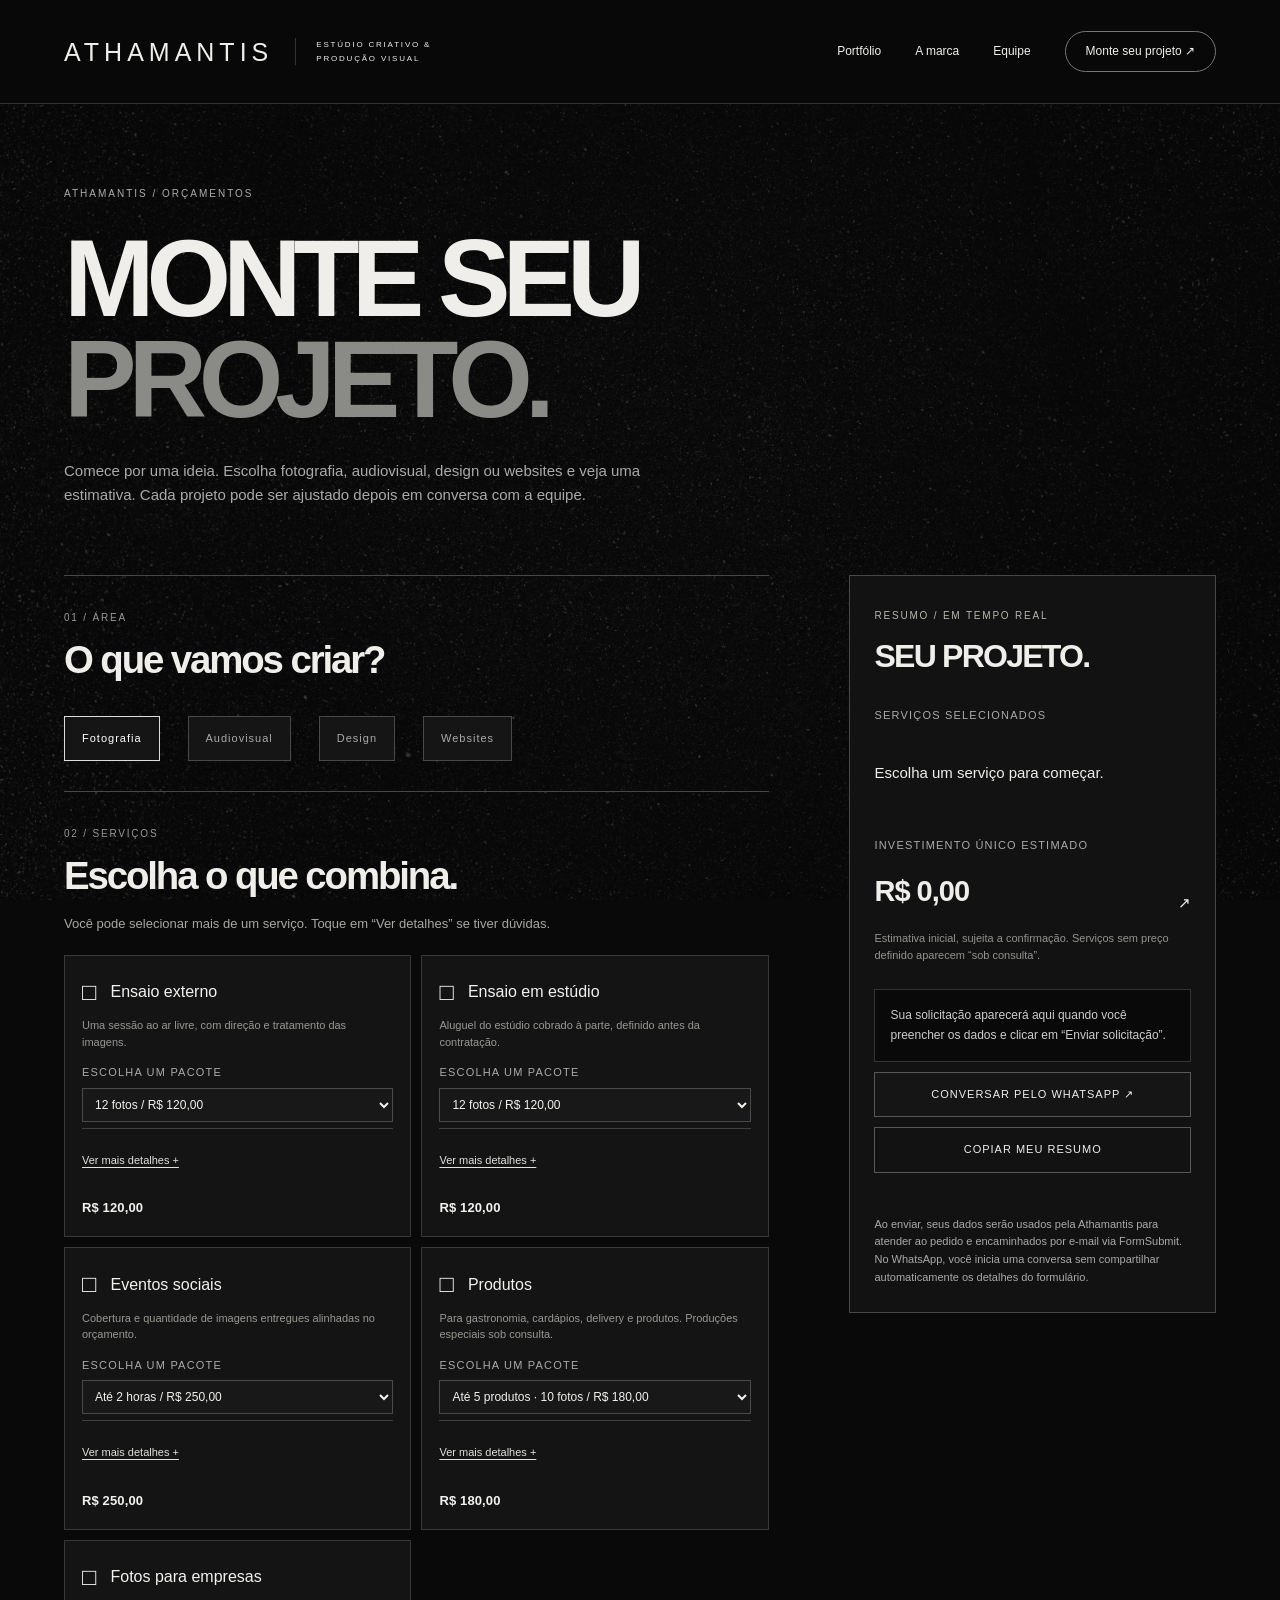
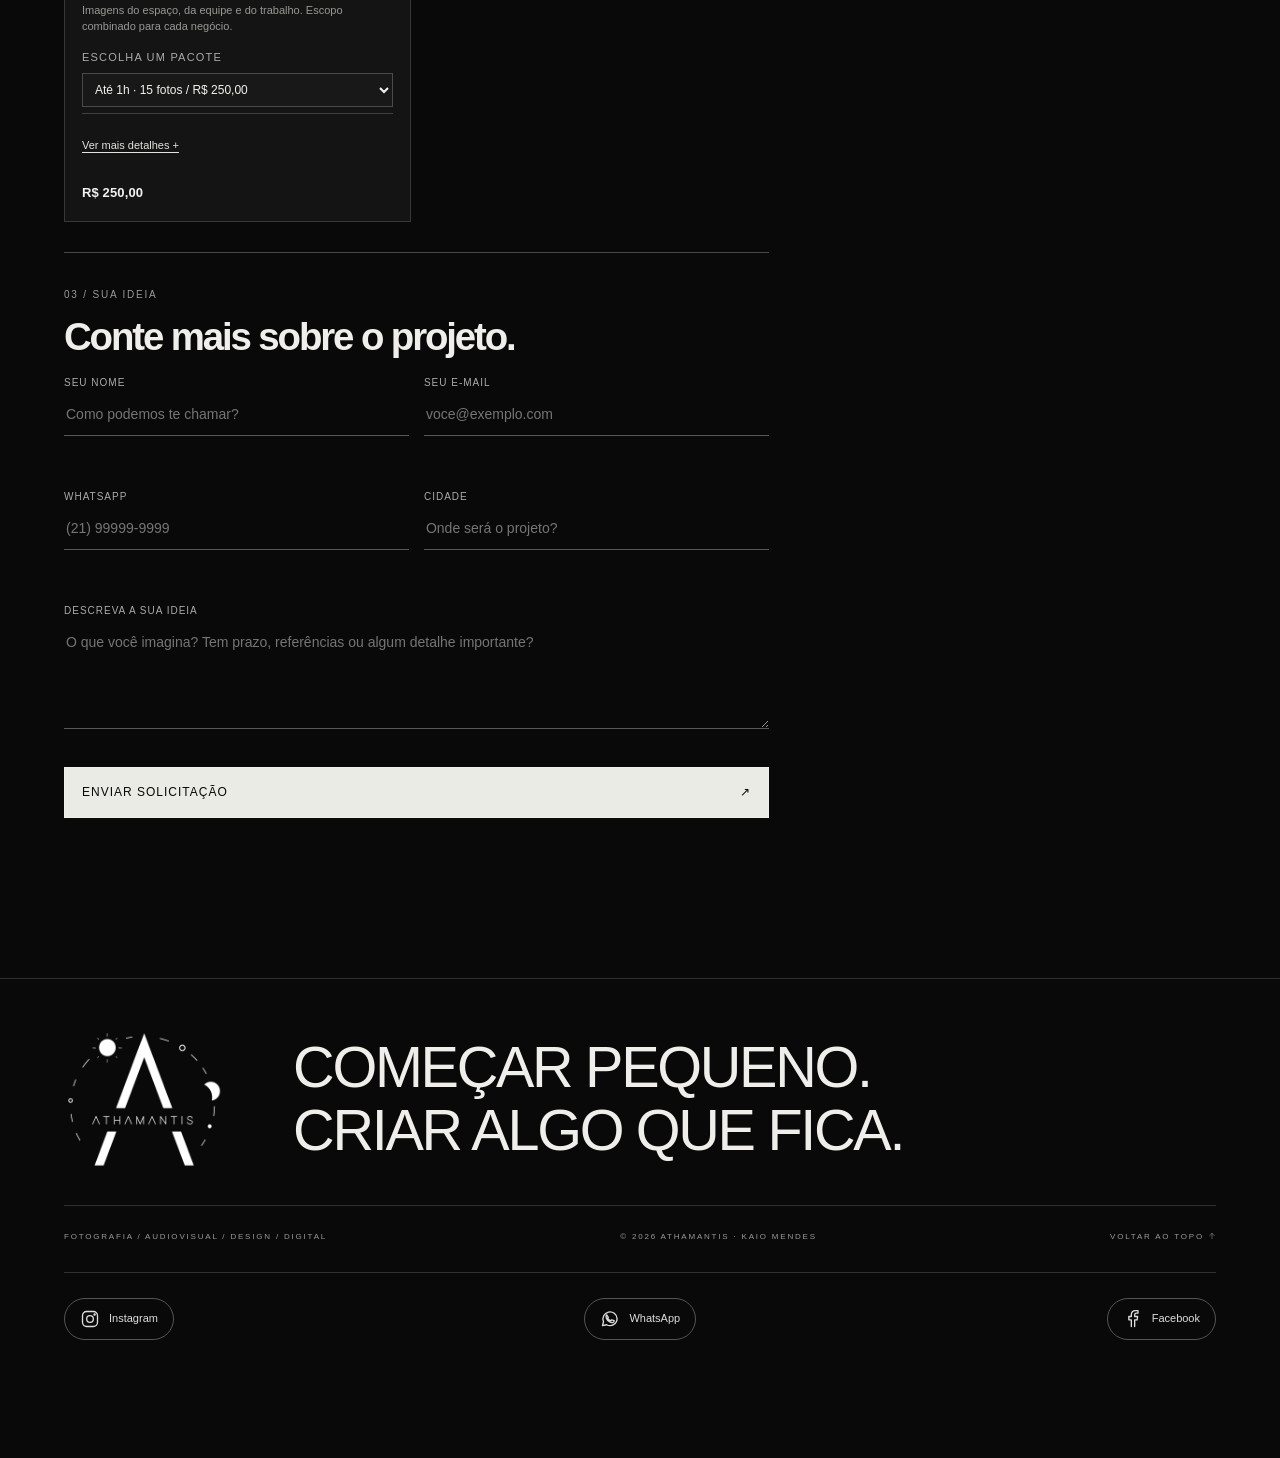
<file: monte-seu-projeto.html>
<!doctype html>
<html lang="pt-BR"><head><meta charset="utf-8"/><meta content="width=device-width,initial-scale=1" name="viewport"/><meta content="#090909" name="theme-color"/><title>Monte seu Projeto — Athamantis</title><meta content="Monte seu Projeto na Athamantis: fotografia, vídeo, identidade visual e websites. Solicite uma proposta personalizada." name="description"/><link href="assets/logo-original-white.png" rel="icon"/><link href="style.css" rel="stylesheet"/><link href="ath-cms-core.css" rel="stylesheet"/><link href="ath-portfolio.css" rel="stylesheet"/></head><body><header><a aria-label="Athamantis, início" class="wordmark" href="index.html#inicio"><span class="header-name">ATHAMANTIS</span><span class="header-descriptor">ESTÚDIO CRIATIVO &amp;<br/>PRODUÇÃO VISUAL</span></a><button aria-controls="nav" aria-expanded="false" class="menu-toggle" id="menu-toggle">Menu +</button><nav id="nav"><a href="index.html#trabalhos">Portfólio</a><a href="index.html#sobre">A marca</a><a href="index.html#kaio">Equipe</a><a aria-current="page" class="nav-cta" href="monte-seu-projeto.html">Monte seu projeto ↗</a></nav></header><main class="ath-quote-shell" id="conteudo"><span class="ath-quote-kicker">ATHAMANTIS / ORÇAMENTOS</span><h1 class="ath-quote-title">MONTE SEU<br/><span>PROJETO.</span></h1><p class="ath-quote-lead">Comece por uma ideia. Escolha fotografia, audiovisual, design ou websites e veja uma estimativa. Cada projeto pode ser ajustado depois em conversa com a equipe.</p><div class="ath-quote-layout"><div><section class="ath-quote-step"><span class="eyebrow">01 / ÁREA</span><h2>O que vamos criar?</h2><div class="ath-quote-categories ath-collection-links" id="quote-categories"></div></section><section class="ath-quote-step"><span class="eyebrow">02 / SERVIÇOS</span><h2>Escolha o que combina.</h2><p style="color:#a8a8a3;font-size:13px;margin-bottom:20px">Você pode selecionar mais de um serviço. Toque em “Ver detalhes” se tiver dúvidas.</p><div class="ath-quote-options" id="quote-options"></div></section><section class="ath-quote-step"><span class="eyebrow">03 / SUA IDEIA</span><h2>Conte mais sobre o projeto.</h2><form id="quote-form"><div hidden aria-hidden="true"><label>Deixe vazio<input name="website" tabindex="-1" autocomplete="off"/></label></div><div class="ath-quote-fields"><label>SEU NOME<input autocomplete="name" maxlength="100" name="client" placeholder="Como podemos te chamar?" required=""/></label><label>SEU E-MAIL<input autocomplete="email" maxlength="120" name="email" placeholder="voce@exemplo.com" required="" type="email"/></label><label>WHATSAPP<input autocomplete="tel" maxlength="24" name="phone" placeholder="(21) 99999-9999" required="" type="tel"/></label><label>CIDADE<input maxlength="90" name="city" placeholder="Onde será o projeto?"/></label><label class="ath-full">DESCREVA A SUA IDEIA<textarea maxlength="1200" name="idea" placeholder="O que você imagina? Tem prazo, referências ou algum detalhe importante?"></textarea></label></div><button class="ath-quote-main-btn" type="submit">Enviar solicitação <span aria-hidden="true">↗</span></button></form></section></div><aside class="ath-quote-sticky"><span class="eyebrow">RESUMO / EM TEMPO REAL</span><h3>SEU PROJETO.</h3><span class="ath-quote-summary-label">SERVIÇOS SELECIONADOS</span><div aria-live="polite" class="ath-quote-summary-list" id="quote-summary"><p style="font-size:12px;color:#aaa">Escolha um serviço para começar.</p></div><span class="ath-quote-summary-label">INVESTIMENTO ÚNICO ESTIMADO</span><div class="ath-quote-total"><strong id="quote-total">R$ 0</strong><span aria-hidden="true">↗</span></div><div class="ath-quote-summary-label" hidden="" id="quote-consult">+ ITENS SOB CONSULTA</div><p class="ath-quote-disclaimer">Estimativa inicial, sujeita a confirmação. Serviços sem preço definido aparecem “sob consulta”.</p><div class="ath-quote-preview" id="quote-preview">Sua solicitação aparecerá aqui quando você preencher os dados e clicar em “Enviar solicitação”.</div><a class="ath-quote-secondary" href="https://wa.me/5521936188180" id="quote-whatsapp" rel="noopener noreferrer" target="_blank">CONVERSAR PELO WHATSAPP ↗</a><button class="ath-quote-secondary" id="quote-copy" style="background:transparent;color:#eee;width:100%;cursor:pointer" type="button">COPIAR MEU RESUMO</button><p aria-live="polite" class="ath-quote-feedback" id="quote-feedback"></p><small class="ath-quote-note">Ao enviar, seus dados serão usados pela Athamantis para atender ao pedido e encaminhados por e-mail via FormSubmit. No WhatsApp, você inicia uma conversa sem compartilhar automaticamente os detalhes do formulário.</small></aside></div></main><footer><a aria-label="Athamantis, voltar ao início" class="footer-brand" href="index.html#inicio"><svg aria-label="Logo Athamantis" class="footer-logo" role="img" viewbox="350 350 1370 1210"><image height="2048" href="assets/logo-original-white.png" width="2048"/></svg><span>COMEÇAR PEQUENO.<br/>CRIAR ALGO QUE FICA.</span></a><div><span>FOTOGRAFIA / AUDIOVISUAL / DESIGN / DIGITAL</span><span>© <span id="year"></span> ATHAMANTIS · KAIO MENDES</span><a href="index.html#inicio">VOLTAR AO TOPO <svg aria-hidden="true" class="arrow-icon" fill="none" focusable="false" height="1em" stroke="currentColor" stroke-linecap="round" stroke-linejoin="round" stroke-width="1.7" viewbox="0 0 24 24" width="1em"><path d="M12 20V4m-7 7 7-7 7 7"></path></svg></a></div><div aria-label="Redes sociais e contato" class="social-links"><a aria-label="Abrir Instagram" href="https://www.instagram.com/atamantisprods/" rel="noopener" target="_blank" title="Instagram"><svg aria-hidden="true" fill="none" stroke="currentColor" stroke-linecap="round" stroke-linejoin="round" stroke-width="1.6" viewbox="0 0 24 24"><rect height="18" rx="5" width="18" x="3" y="3"></rect><circle cx="12" cy="12" r="4"></circle><circle cx="17.5" cy="6.5" fill="currentColor" r=".7"></circle></svg><span>Instagram</span></a><a aria-label="Abrir WhatsApp" href="https://wa.me/5521936188180" rel="noopener" target="_blank" title="WhatsApp"><svg aria-hidden="true" fill="none" stroke="currentColor" stroke-linecap="round" stroke-linejoin="round" stroke-width="1.6" viewbox="0 0 24 24"><path d="M20.5 11.5a8.5 8.5 0 0 1-12.6 7.4L3 20l1.2-4.7A8.5 8.5 0 1 1 20.5 11.5Z"></path><path d="m8 7 2 3-1 1c1 2 2 3 4 3l1-1 3 1c0 3-3 3-6 1S6 9 8 7Z"></path></svg><span>WhatsApp</span></a><a aria-label="Abrir Facebook" href="https://www.facebook.com/Athamantisprods" rel="noopener" target="_blank" title="Facebook"><svg aria-hidden="true" fill="none" stroke="currentColor" stroke-linecap="round" stroke-linejoin="round" stroke-width="1.6" viewbox="0 0 24 24"><path d="M14 21v-8h3l.5-4H14V7c0-1 .4-2 2-2h2V2h-3c-3 0-5 2-5 5v2H7v4h3v8"></path></svg><span>Facebook</span></a></div></footer><script id="quote-data-fallback" type="application/json">{"services": [{"name": "Ensaio externo", "start": "R$ 120", "note": "Uma sessão ao ar livre, com direção e tratamento das imagens.", "visible": true, "packages": [{"label": "12 fotos", "price": "R$ 120", "on_request": false, "amount": 120.0}, {"label": "18 fotos", "price": "R$ 180", "on_request": false, "amount": 180.0}, {"label": "25 fotos", "price": "R$ 250", "on_request": false, "amount": 250.0}], "category": "Fotografia", "details": "Uma sessão ao ar livre, com direção e tratamento das imagens."}, {"name": "Ensaio em estúdio", "start": "R$ 120 + aluguel", "note": "Aluguel do estúdio cobrado à parte, definido antes da contratação.", "visible": true, "packages": [{"label": "12 fotos", "price": "R$ 120", "on_request": false, "amount": 120.0}, {"label": "18 fotos", "price": "R$ 180", "on_request": false, "amount": 180.0}, {"label": "25 fotos", "price": "R$ 250", "on_request": false, "amount": 250.0}], "category": "Fotografia", "details": "Aluguel do estúdio cobrado à parte, definido antes da contratação."}, {"name": "Eventos sociais", "start": "R$ 250", "note": "Cobertura e quantidade de imagens entregues alinhadas no orçamento.", "visible": true, "packages": [{"label": "Até 2 horas", "price": "R$ 250", "on_request": false, "amount": 250.0}, {"label": "Até 4 horas", "price": "R$ 450", "on_request": false, "amount": 450.0}, {"label": "Até 6 horas", "price": "R$ 650", "on_request": false, "amount": 650.0}], "category": "Fotografia", "details": "Cobertura e quantidade de imagens entregues alinhadas no orçamento."}, {"name": "Produtos", "start": "R$ 180", "note": "Para gastronomia, cardápios, delivery e produtos. Produções especiais sob consulta.", "visible": true, "packages": [{"label": "Até 5 produtos · 10 fotos", "price": "R$ 180", "on_request": false, "amount": 180.0}, {"label": "Até 10 produtos · 20 fotos", "price": "R$ 320", "on_request": false, "amount": 320.0}, {"label": "Até 15 produtos · 30 fotos", "price": "R$ 450", "on_request": false, "amount": 450.0}], "category": "Fotografia", "details": "Para gastronomia, cardápios, delivery e produtos. Produções especiais sob consulta."}, {"name": "Fotos para empresas", "start": "R$ 250", "note": "Imagens do espaço, da equipe e do trabalho. Escopo combinado para cada negócio.", "visible": true, "packages": [{"label": "Até 1h · 15 fotos", "price": "R$ 250", "on_request": false, "amount": 250.0}, {"label": "Até 2h · 30 fotos", "price": "R$ 450", "on_request": false, "amount": 450.0}, {"label": "Até 3h · 45 fotos", "price": "R$ 650", "on_request": false, "amount": 650.0}], "category": "Fotografia", "details": "Imagens do espaço, da equipe e do trabalho. Escopo combinado para cada negócio."}, {"category": "Audiovisual", "name": "Vídeo curto", "start": "Sob consulta", "note": "Vídeos verticais para divulgação, redes sociais e campanhas.", "details": "Vídeos verticais para divulgação, redes sociais e campanhas.", "visible": true, "packages": [{"label": "Vídeo editado", "price": "Sob consulta", "on_request": true}]}, {"category": "Audiovisual", "name": "Produção audiovisual", "start": "Sob consulta", "note": "Captação e edição planejadas conforme roteiro, duração e necessidades do projeto.", "details": "Captação e edição planejadas conforme roteiro, duração e necessidades do projeto.", "visible": true, "packages": [{"label": "Projeto audiovisual", "price": "Sob consulta", "on_request": true}]}, {"category": "Design", "name": "Identidade visual", "start": "Sob consulta", "note": "Conjunto que dá personalidade à marca: logotipo, paleta de cores, tipografia e aplicações.", "details": "Conjunto que dá personalidade à marca: logotipo, paleta de cores, tipografia e aplicações.", "visible": true, "packages": [{"label": "Identidade visual", "price": "Sob consulta", "on_request": true}]}, {"category": "Design", "name": "Artes gráficas", "start": "Sob consulta", "note": "Materiais como posts, cardápios, banners e apresentações.", "details": "Materiais como posts, cardápios, banners e apresentações.", "visible": true, "packages": [{"label": "Peças gráficas", "price": "Sob consulta", "on_request": true}]}, {"category": "Websites", "name": "Landing page", "start": "Sob consulta", "note": "Página única para apresentar um serviço, uma marca ou uma campanha.", "details": "Página única para apresentar um serviço, uma marca ou uma campanha.", "visible": true, "packages": [{"label": "Website Essential", "price": "Sob consulta", "on_request": true}]}, {"category": "Websites", "name": "Site institucional", "start": "Sob consulta", "note": "Site com seções e páginas para apresentar uma empresa e seus serviços.", "details": "Site com seções e páginas para apresentar uma empresa e seus serviços.", "visible": true, "packages": [{"label": "Website Studio", "price": "Sob consulta", "on_request": true}]}, {"category": "Websites", "name": "Portfólio premium", "start": "Sob consulta", "note": "Site personalizado para apresentar projetos, com opções avançadas sob análise.", "details": "Site personalizado para apresentar projetos, com opções avançadas sob análise.", "visible": true, "packages": [{"label": "Website Signature", "price": "Sob consulta", "on_request": true}]}]}</script><script src="ath-quote.js"></script><script src="ath-contact.js"></script></body></html>
</file>
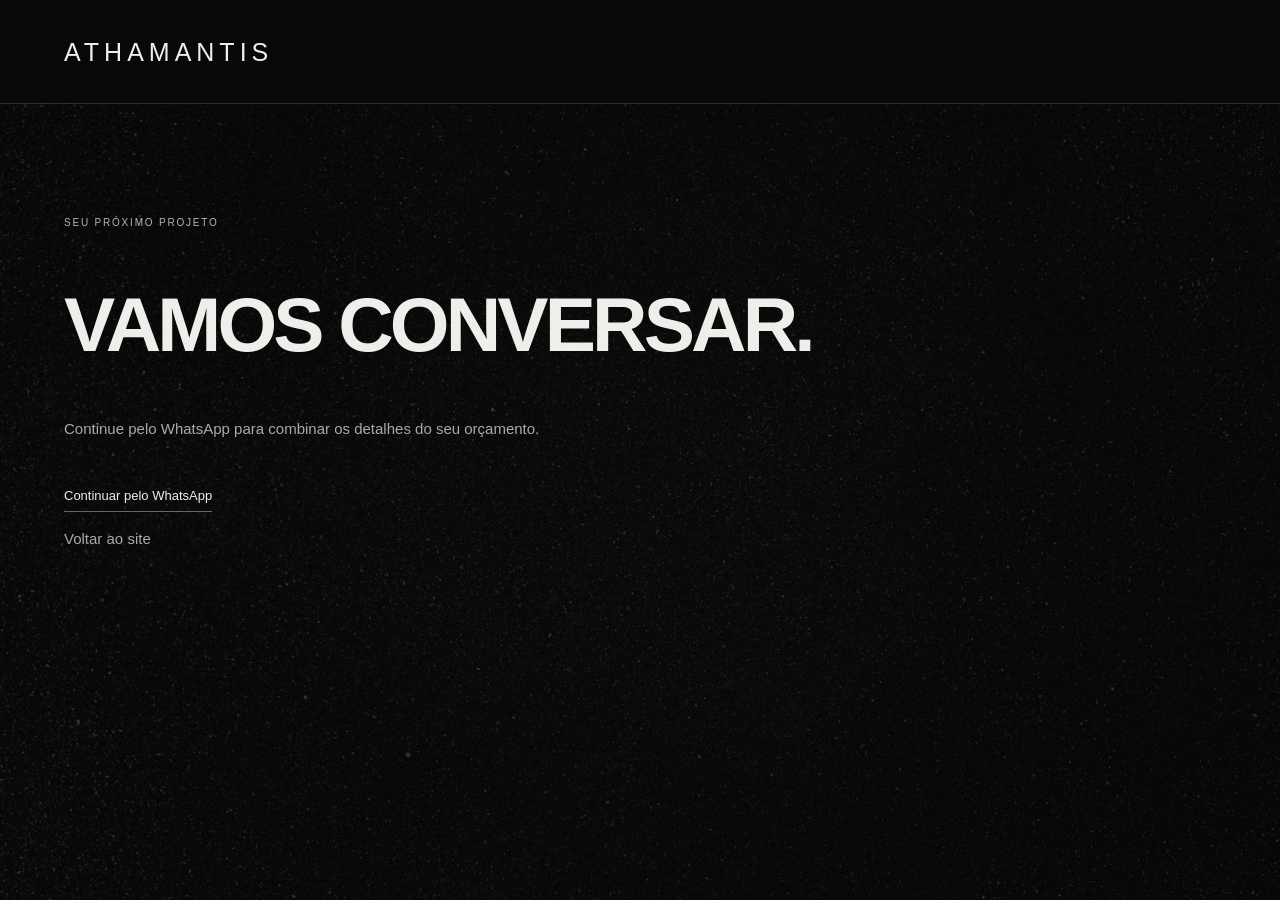
<file: obrigado.html>
<!doctype html><html lang="pt-BR"><head><meta charset="utf-8"><meta name="viewport" content="width=device-width,initial-scale=1"><title>Continue a conversa — Athamantis</title><link rel="stylesheet" href="style.css"></head><body><header><a href="index.html"><span class="header-name">ATHAMANTIS</span></a></header><main class="section collection"><span class="eyebrow">SEU PRÓXIMO PROJETO</span><h1>VAMOS CONVERSAR.</h1><p>Continue pelo WhatsApp para combinar os detalhes do seu orçamento.</p><a class="text-link" href="https://wa.me/5521936188180?text=Ol%C3%A1%2C%20Kaio!%20Preenchi%20o%20formul%C3%A1rio%20de%20or%C3%A7amento%20no%20site.">Continuar pelo WhatsApp</a><p><a href="index.html">Voltar ao site</a></p></main><script src="ath-contact.js"></script></body></html>
</file>
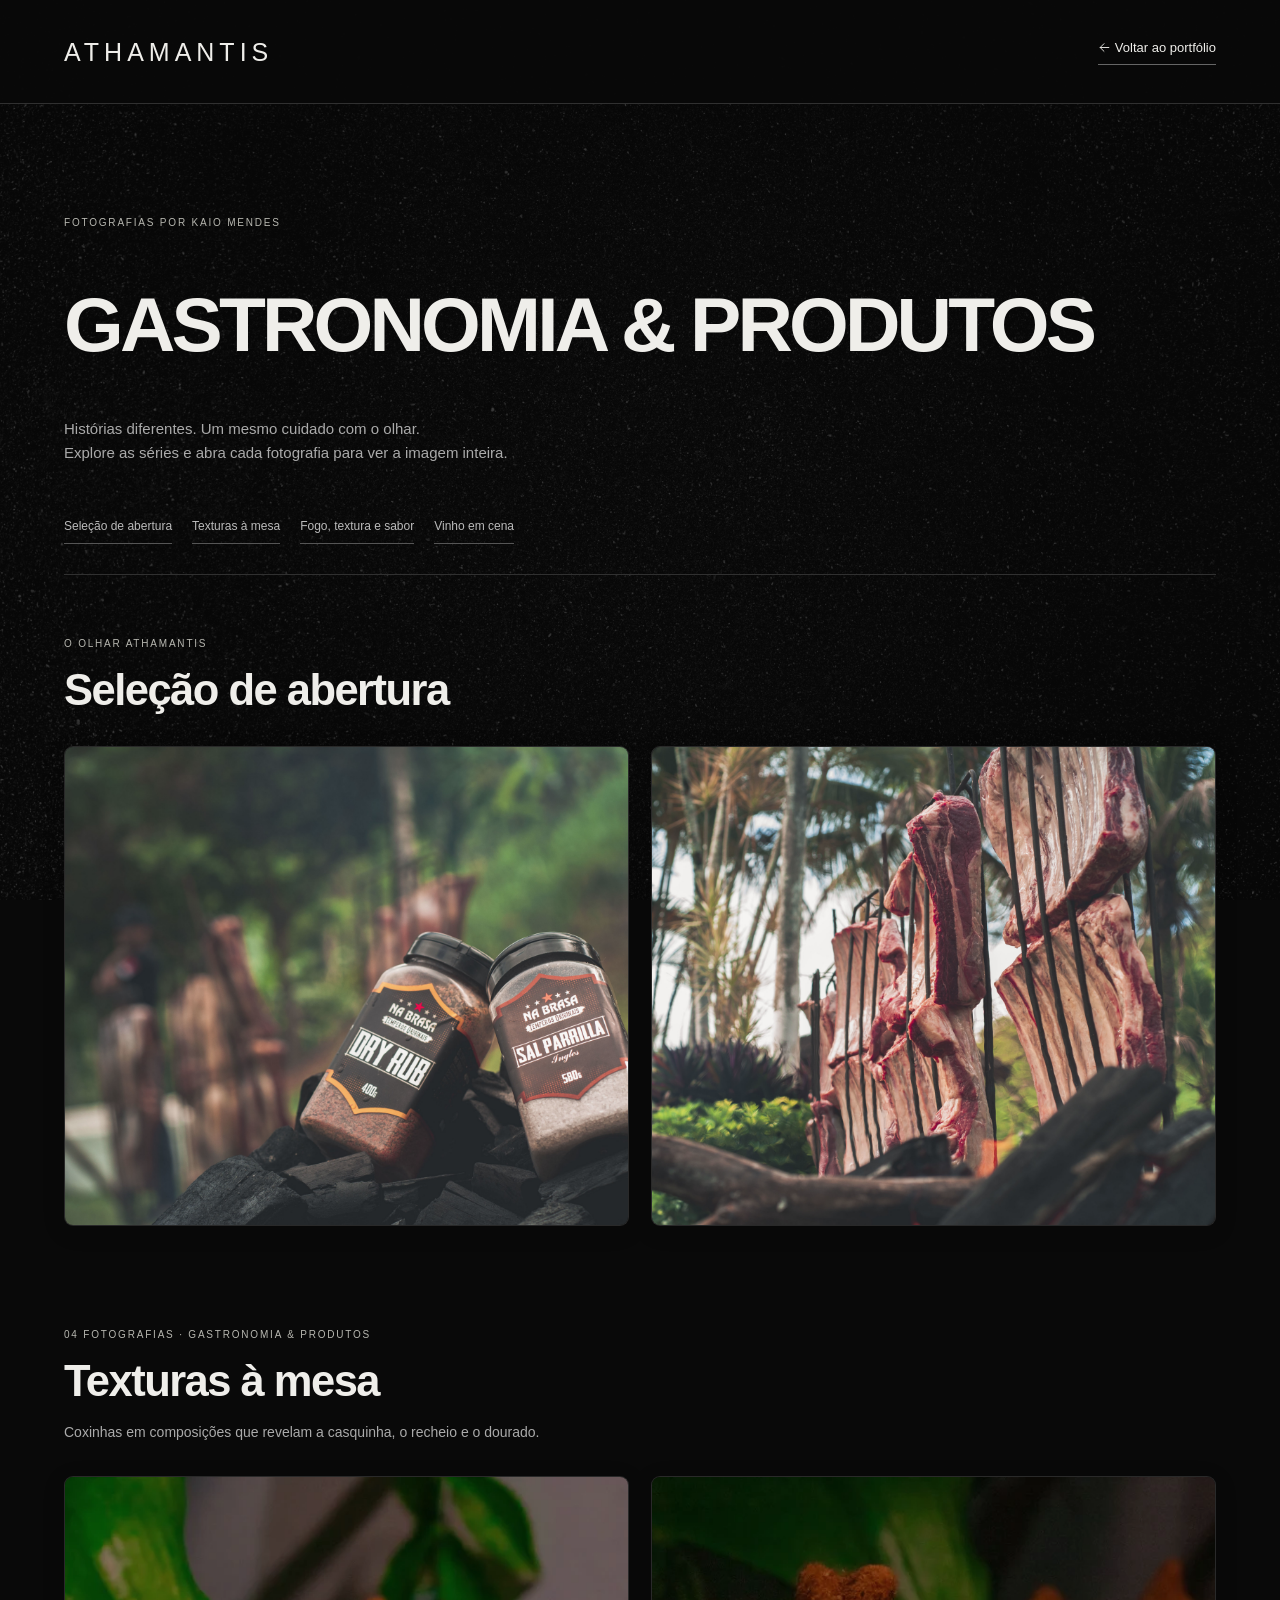
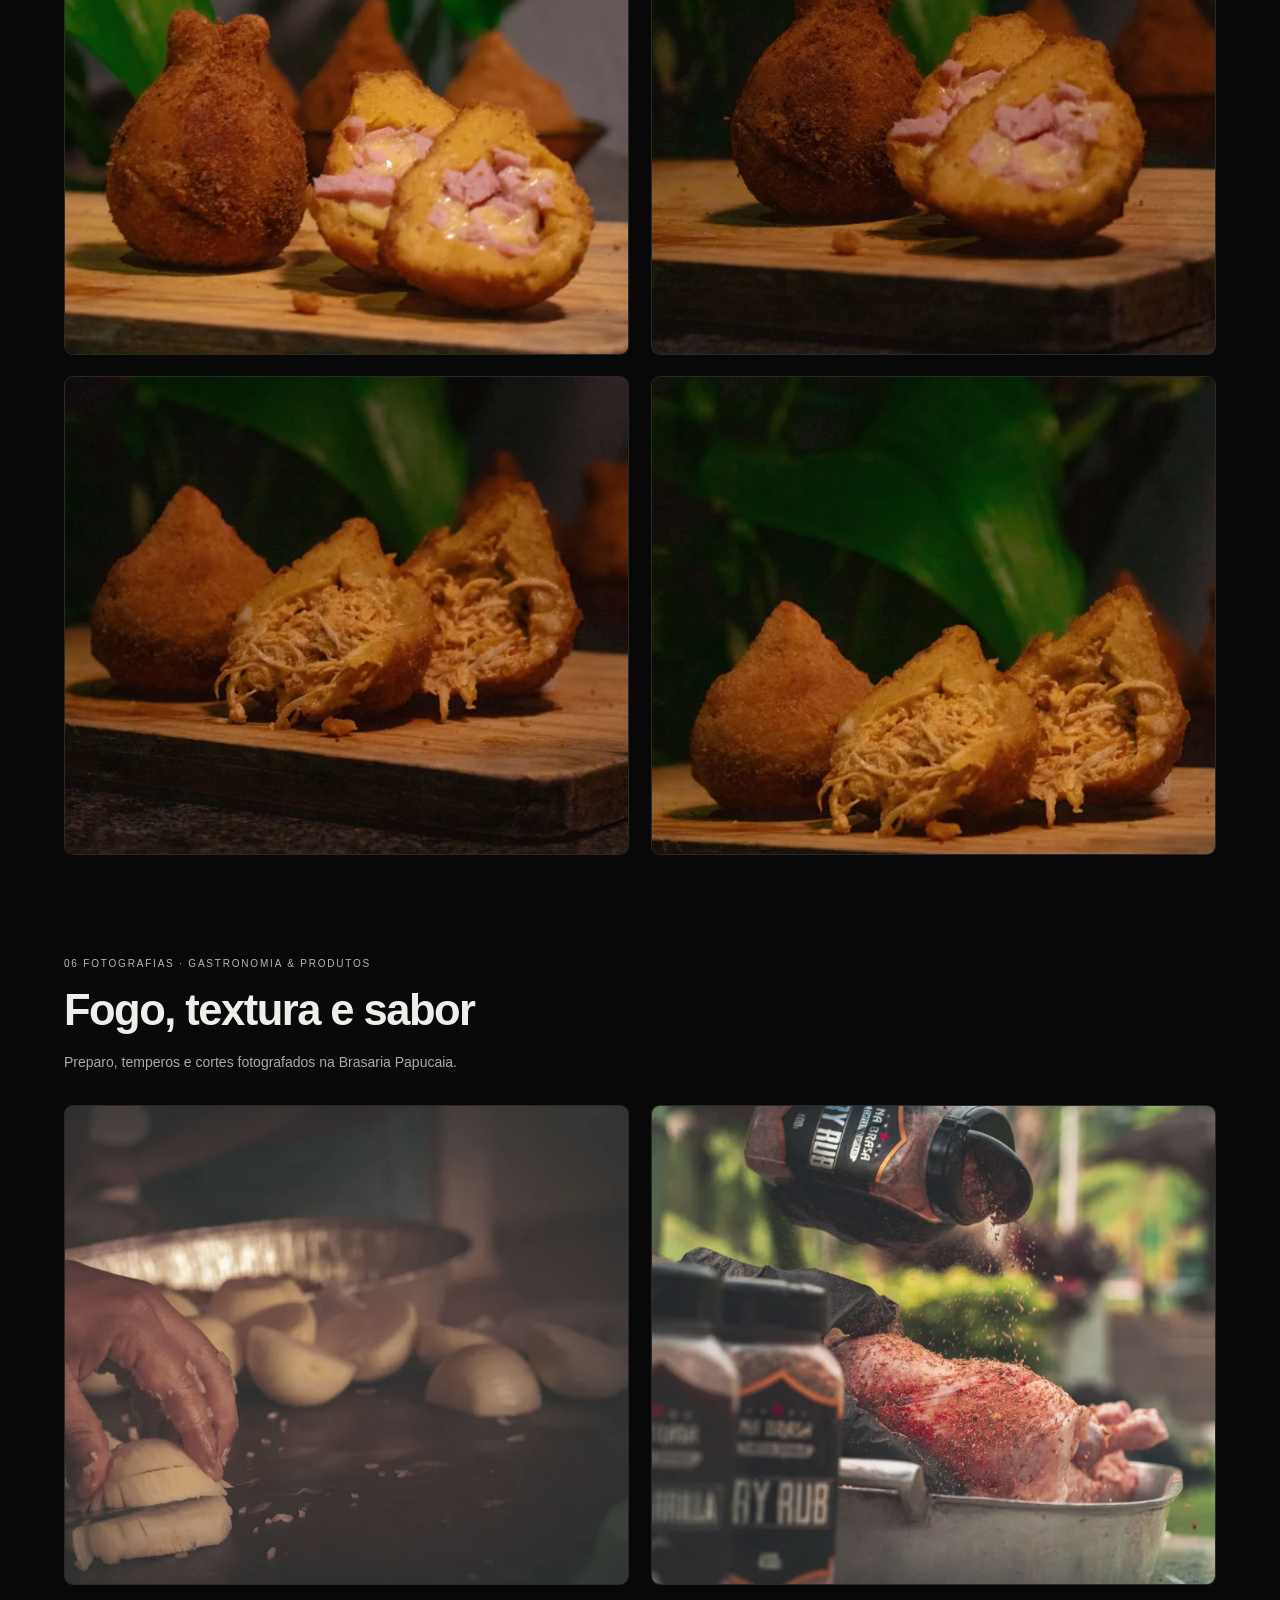
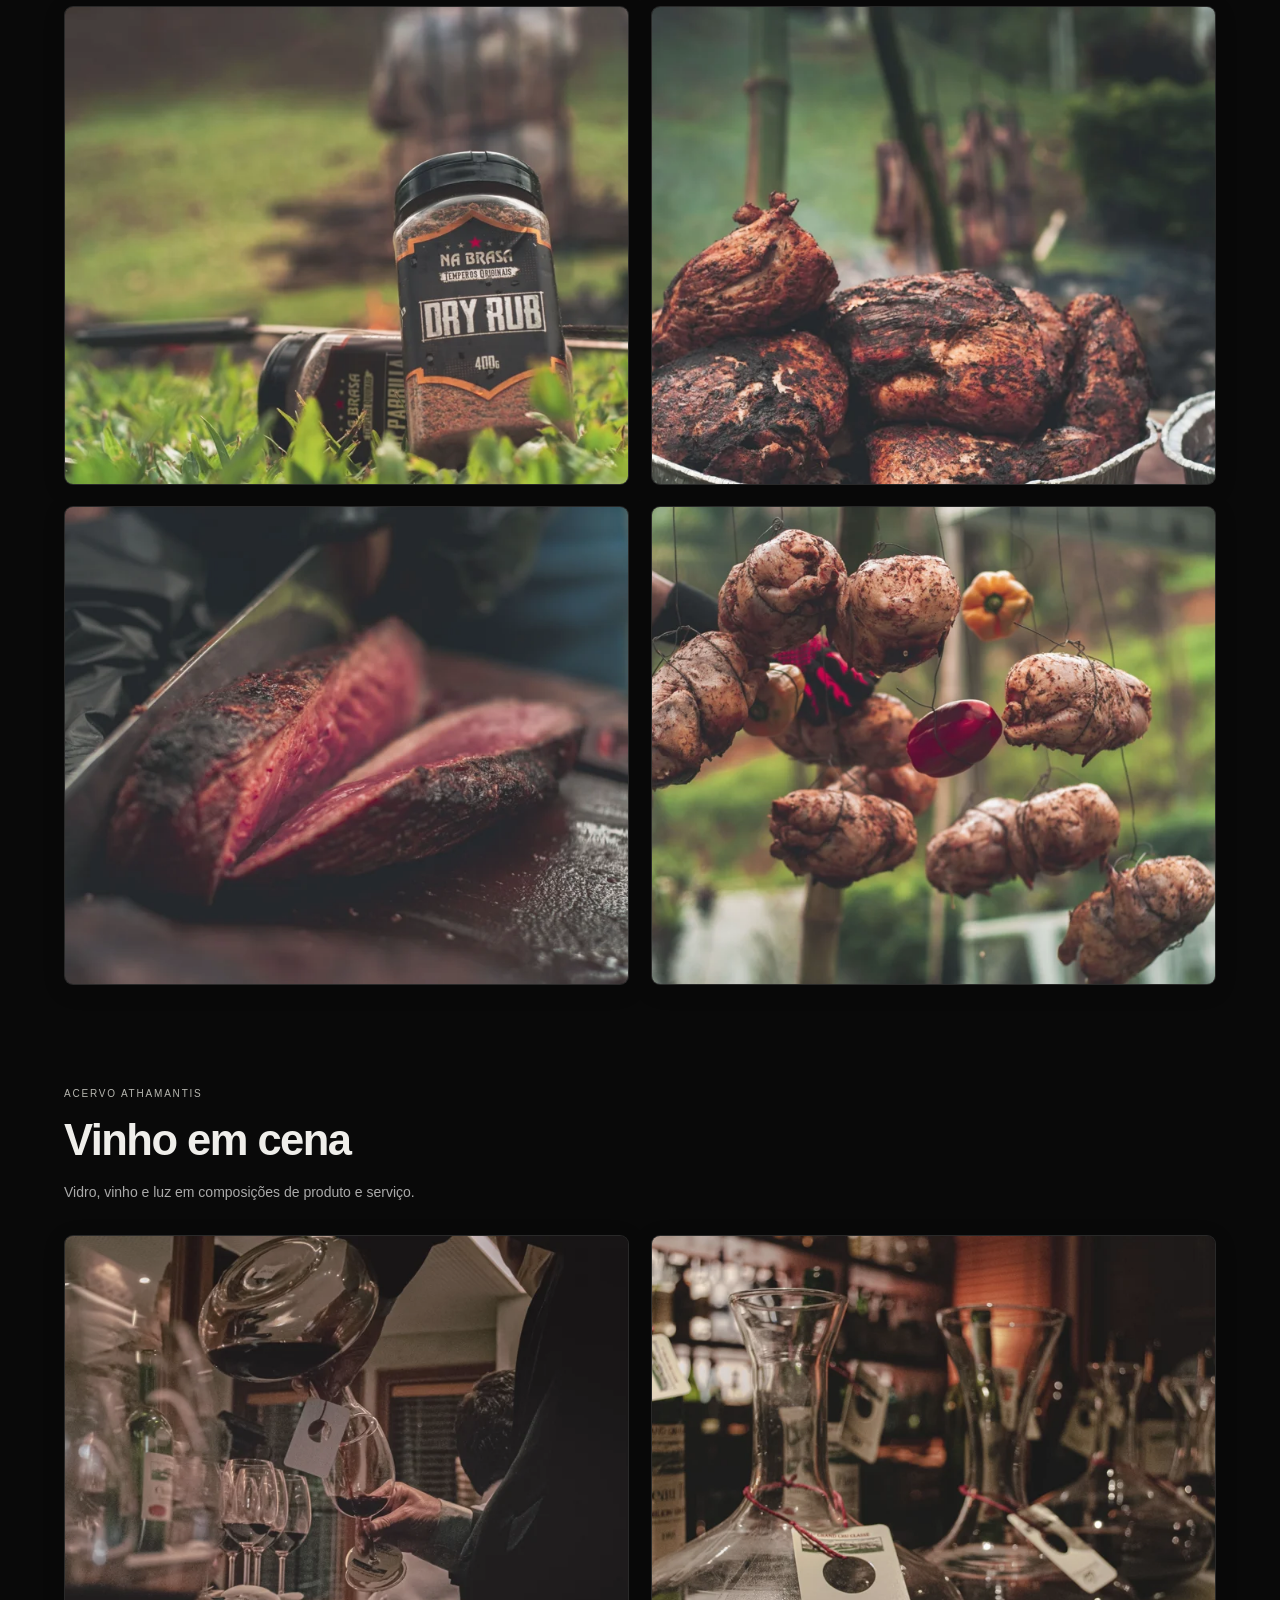
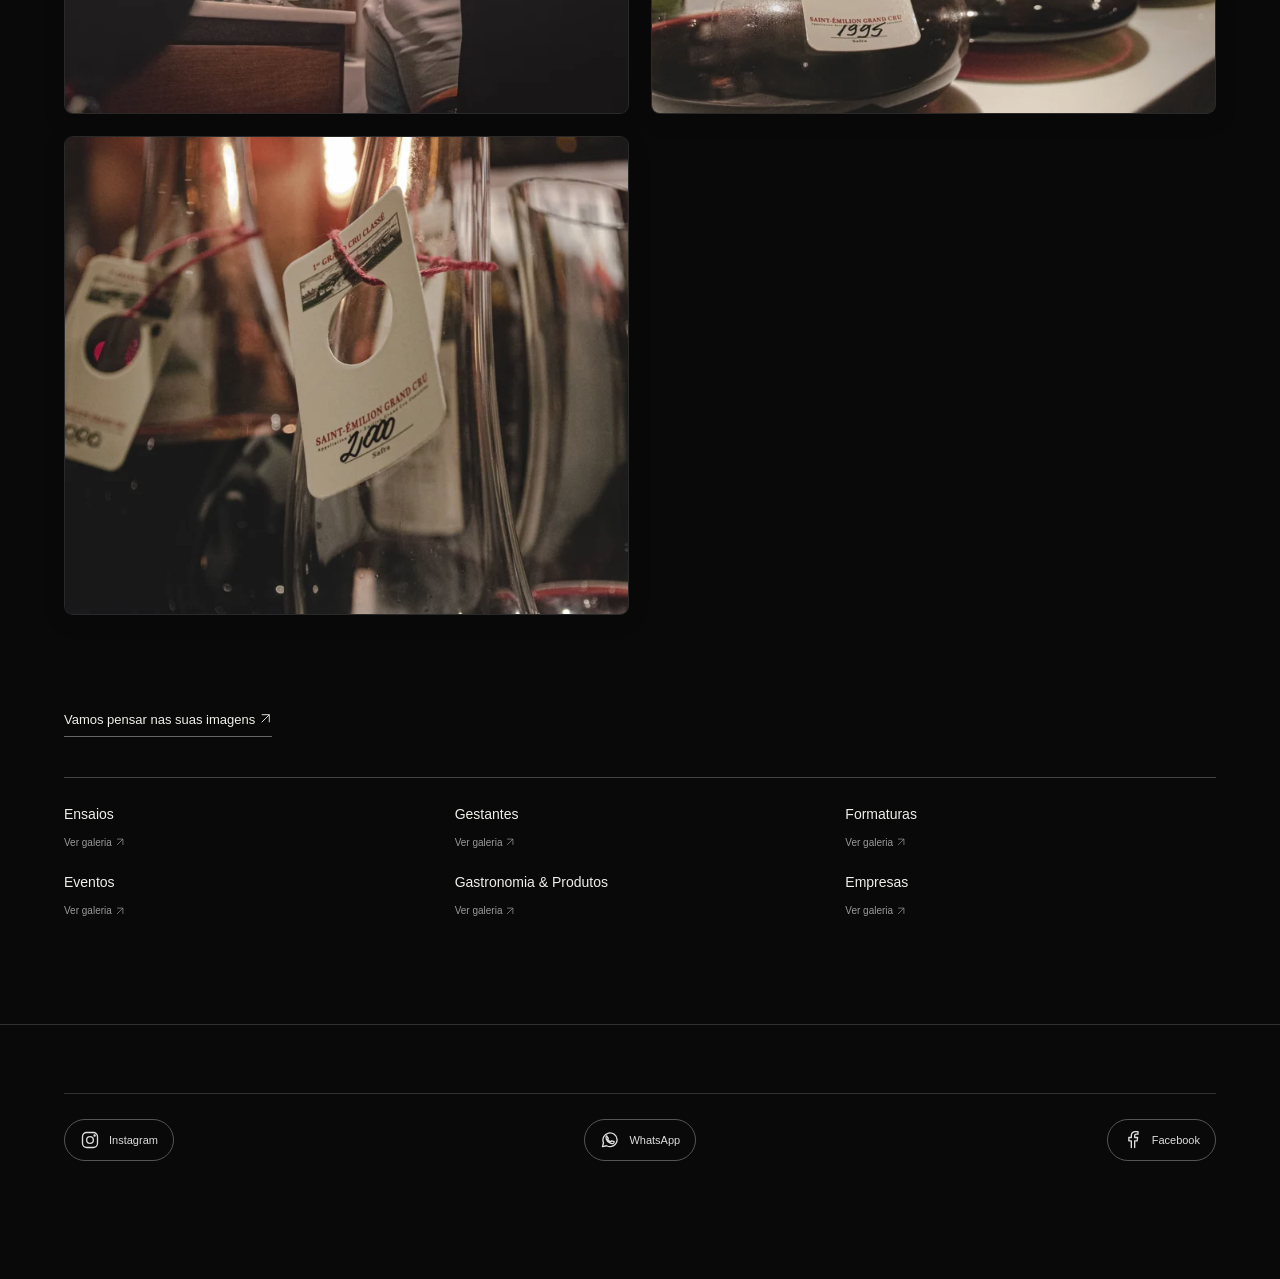
<file: produtos.html>
<!doctype html><html lang="pt-BR"><head><meta charset="utf-8"><meta name="viewport" content="width=device-width,initial-scale=1"><title>Gastronomia & Produtos — Athamantis</title><link rel="stylesheet" href="style.css"><link rel="icon" href="assets/logo-original-white.png"></head><body><header><a href="index.html" aria-label="Athamantis, início"><span class="header-name">ATHAMANTIS</span></a><a class="text-link" href="index.html#trabalhos"><svg class="arrow-icon" width="1em" height="1em" viewBox="0 0 24 24" fill="none" stroke="currentColor" stroke-width="1.7" stroke-linecap="round" stroke-linejoin="round" aria-hidden="true" focusable="false"><path d="M20 12H4m7-7-7 7 7 7"/></svg> Voltar ao portfólio</a></header><main class="section collection" data-cms-gallery="produtos"><span class="eyebrow">FOTOGRAFIAS POR KAIO MENDES</span><h1>GASTRONOMIA & PRODUTOS</h1><p>Histórias diferentes. Um mesmo cuidado com o olhar.<br>Explore as séries e abra cada fotografia para ver a imagem inteira.</p><nav class="series-nav" aria-label="Séries desta galeria"> <a href="#assinatura">Seleção de abertura</a><a href="#serie-0">Texturas à mesa</a><a href="#serie-1">Fogo, textura e sabor</a><a href="#acervo">Vinho em cena</a></nav><section class="photo-series" id="assinatura"><div class="series-heading"><span class="eyebrow">O OLHAR ATHAMANTIS</span><h2>Seleção de abertura</h2></div><div class="gallery"><button class="project" data-category="produtos" data-image="assets/product.png" data-title="Temperos sobre Carvão" aria-label="Ampliar Temperos sobre Carvão"><img src="assets/product.png" loading="lazy" alt="Gastronomia & produtos: fotografia por Kaio Mendes"><span><b>Temperos sobre Carvão</b><small>GASTRONOMIA & PRODUTOS</small><i><svg class="arrow-icon" width="1em" height="1em" viewBox="0 0 24 24" fill="none" stroke="currentColor" stroke-width="1.7" stroke-linecap="round" stroke-linejoin="round" aria-hidden="true" focusable="false"><path d="M5 19 19 5M5 5h14v14"/></svg></i></span></button><button class="project" data-category="produtos" data-image="assets/food.png" data-title="Costelas ao Fogo de Chão" aria-label="Ampliar Costelas ao Fogo de Chão"><img src="assets/food.png" loading="lazy" alt="Gastronomia & produtos: fotografia por Kaio Mendes"><span><b>Costelas ao Fogo de Chão</b><small>GASTRONOMIA & PRODUTOS</small><i><svg class="arrow-icon" width="1em" height="1em" viewBox="0 0 24 24" fill="none" stroke="currentColor" stroke-width="1.7" stroke-linecap="round" stroke-linejoin="round" aria-hidden="true" focusable="false"><path d="M5 19 19 5M5 5h14v14"/></svg></i></span></button></div></section><section class="photo-series" id="serie-0"><div class="series-heading"><span class="eyebrow">04 FOTOGRAFIAS · GASTRONOMIA & PRODUTOS</span><h2>Texturas à mesa</h2><p>Coxinhas em composições que revelam a casquinha, o recheio e o dourado.</p></div><div class="gallery"><button class="project" data-category="produtos" data-image="assets/portfolio/01-07.jpg" data-title="Dourado por Fora" aria-label="Ampliar Dourado por Fora"><img src="assets/portfolio/01-07-small.webp" loading="lazy" decoding="async" alt="Dourado por Fora — Gastronomia & Produtos, fotografia de Kaio Mendes"><span><b>Dourado por Fora</b><small>GASTRONOMIA & PRODUTOS</small><i><svg class="arrow-icon" viewBox="0 0 24 24" fill="none" stroke="currentColor" stroke-width="1.7" aria-hidden="true"><path d="M5 19 19 5M5 5h14v14"/></svg></i></span></button><button class="project" data-category="produtos" data-image="assets/portfolio/01-13.jpg" data-title="Recheio em Evidência" aria-label="Ampliar Recheio em Evidência"><img src="assets/portfolio/01-13-small.webp" loading="lazy" decoding="async" alt="Recheio em Evidência — Gastronomia & Produtos, fotografia de Kaio Mendes"><span><b>Recheio em Evidência</b><small>GASTRONOMIA & PRODUTOS</small><i><svg class="arrow-icon" viewBox="0 0 24 24" fill="none" stroke="currentColor" stroke-width="1.7" aria-hidden="true"><path d="M5 19 19 5M5 5h14v14"/></svg></i></span></button><button class="project" data-category="produtos" data-image="assets/portfolio/01-20.jpg" data-title="Frango em Camadas" aria-label="Ampliar Frango em Camadas"><img src="assets/portfolio/01-20-small.webp" loading="lazy" decoding="async" alt="Frango em Camadas — Gastronomia & Produtos, fotografia de Kaio Mendes"><span><b>Frango em Camadas</b><small>GASTRONOMIA & PRODUTOS</small><i><svg class="arrow-icon" viewBox="0 0 24 24" fill="none" stroke="currentColor" stroke-width="1.7" aria-hidden="true"><path d="M5 19 19 5M5 5h14v14"/></svg></i></span></button><button class="project" data-category="produtos" data-image="assets/portfolio/01-23.jpg" data-title="Sabor em Composição" aria-label="Ampliar Sabor em Composição"><img src="assets/portfolio/01-23-small.webp" loading="lazy" decoding="async" alt="Sabor em Composição — Gastronomia & Produtos, fotografia de Kaio Mendes"><span><b>Sabor em Composição</b><small>GASTRONOMIA & PRODUTOS</small><i><svg class="arrow-icon" viewBox="0 0 24 24" fill="none" stroke="currentColor" stroke-width="1.7" aria-hidden="true"><path d="M5 19 19 5M5 5h14v14"/></svg></i></span></button></div></section><section class="photo-series" id="serie-1"><div class="series-heading"><span class="eyebrow">06 FOTOGRAFIAS · GASTRONOMIA & PRODUTOS</span><h2>Fogo, textura e sabor</h2><p>Preparo, temperos e cortes fotografados na Brasaria Papucaia.</p></div><div class="gallery"><button class="project" data-category="produtos" data-image="assets/portfolio/20-01.jpg" data-title="O Corte da Cebola" aria-label="Ampliar O Corte da Cebola"><img src="assets/portfolio/20-01-small.webp" loading="lazy" decoding="async" alt="O Corte da Cebola — Gastronomia & Produtos, fotografia de Kaio Mendes"><span><b>O Corte da Cebola</b><small>GASTRONOMIA & PRODUTOS</small><i><svg class="arrow-icon" viewBox="0 0 24 24" fill="none" stroke="currentColor" stroke-width="1.7" aria-hidden="true"><path d="M5 19 19 5M5 5h14v14"/></svg></i></span></button><button class="project" data-category="produtos" data-image="assets/portfolio/20-06.jpg" data-title="Tempero em Queda" aria-label="Ampliar Tempero em Queda"><img src="assets/portfolio/20-06-small.webp" loading="lazy" decoding="async" alt="Tempero em Queda — Gastronomia & Produtos, fotografia de Kaio Mendes"><span><b>Tempero em Queda</b><small>GASTRONOMIA & PRODUTOS</small><i><svg class="arrow-icon" viewBox="0 0 24 24" fill="none" stroke="currentColor" stroke-width="1.7" aria-hidden="true"><path d="M5 19 19 5M5 5h14v14"/></svg></i></span></button><button class="project" data-category="produtos" data-image="assets/portfolio/20-07.jpg" data-title="Dry Rub à Luz Natural" aria-label="Ampliar Dry Rub à Luz Natural"><img src="assets/portfolio/20-07-small.webp" loading="lazy" decoding="async" alt="Dry Rub à Luz Natural — Gastronomia & Produtos, fotografia de Kaio Mendes"><span><b>Dry Rub à Luz Natural</b><small>GASTRONOMIA & PRODUTOS</small><i><svg class="arrow-icon" viewBox="0 0 24 24" fill="none" stroke="currentColor" stroke-width="1.7" aria-hidden="true"><path d="M5 19 19 5M5 5h14v14"/></svg></i></span></button><button class="project" data-category="produtos" data-image="assets/portfolio/20-12.jpg" data-title="Dourado na Brasa" aria-label="Ampliar Dourado na Brasa"><img src="assets/portfolio/20-12-small.webp" loading="lazy" decoding="async" alt="Dourado na Brasa — Gastronomia & Produtos, fotografia de Kaio Mendes"><span><b>Dourado na Brasa</b><small>GASTRONOMIA & PRODUTOS</small><i><svg class="arrow-icon" viewBox="0 0 24 24" fill="none" stroke="currentColor" stroke-width="1.7" aria-hidden="true"><path d="M5 19 19 5M5 5h14v14"/></svg></i></span></button><button class="project" data-category="produtos" data-image="assets/portfolio/20-17.jpg" data-title="O Ponto do Corte" aria-label="Ampliar O Ponto do Corte"><img src="assets/portfolio/20-17-small.webp" loading="lazy" decoding="async" alt="O Ponto do Corte — Gastronomia & Produtos, fotografia de Kaio Mendes"><span><b>O Ponto do Corte</b><small>GASTRONOMIA & PRODUTOS</small><i><svg class="arrow-icon" viewBox="0 0 24 24" fill="none" stroke="currentColor" stroke-width="1.7" aria-hidden="true"><path d="M5 19 19 5M5 5h14v14"/></svg></i></span></button><button class="project" data-category="produtos" data-image="assets/portfolio/20-18.jpg" data-title="Espetos em Composição" aria-label="Ampliar Espetos em Composição"><img src="assets/portfolio/20-18-small.webp" loading="lazy" decoding="async" alt="Espetos em Composição — Gastronomia & Produtos, fotografia de Kaio Mendes"><span><b>Espetos em Composição</b><small>GASTRONOMIA & PRODUTOS</small><i><svg class="arrow-icon" viewBox="0 0 24 24" fill="none" stroke="currentColor" stroke-width="1.7" aria-hidden="true"><path d="M5 19 19 5M5 5h14v14"/></svg></i></span></button></div></section><section class="photo-series" id="acervo"><div class="series-heading"><span class="eyebrow">ACERVO ATHAMANTIS</span><h2>Vinho em cena</h2><p>Vidro, vinho e luz em composições de produto e serviço.</p></div><div class="gallery"><button class="project" data-category="produtos" data-image="assets/portfolio/archive-comidas-01.jpg" data-title="O Ritual de Servir" aria-label="Ampliar O Ritual de Servir"><img src="assets/portfolio/archive-comidas-01-small.webp" loading="lazy" alt="O Ritual de Servir — fotografia de Kaio Mendes"><span><b>O Ritual de Servir</b><small>ACERVO ATHAMANTIS</small><i><svg class="arrow-icon" viewBox="0 0 24 24" fill="none" stroke="currentColor" stroke-width="1.7" aria-hidden="true"><path d="M5 19 19 5M5 5h14v14"/></svg></i></span></button><button class="project" data-category="produtos" data-image="assets/portfolio/archive-comidas-02.jpg" data-title="Vinho, Vidro e Reflexos" aria-label="Ampliar Vinho, Vidro e Reflexos"><img src="assets/portfolio/archive-comidas-02-small.webp" loading="lazy" alt="Vinho, Vidro e Reflexos — fotografia de Kaio Mendes"><span><b>Vinho, Vidro e Reflexos</b><small>ACERVO ATHAMANTIS</small><i><svg class="arrow-icon" viewBox="0 0 24 24" fill="none" stroke="currentColor" stroke-width="1.7" aria-hidden="true"><path d="M5 19 19 5M5 5h14v14"/></svg></i></span></button><button class="project" data-category="produtos" data-image="assets/portfolio/archive-comidas-03.jpg" data-title="Rótulos na Luz" aria-label="Ampliar Rótulos na Luz"><img src="assets/portfolio/archive-comidas-03-small.webp" loading="lazy" alt="Rótulos na Luz — fotografia de Kaio Mendes"><span><b>Rótulos na Luz</b><small>ACERVO ATHAMANTIS</small><i><svg class="arrow-icon" viewBox="0 0 24 24" fill="none" stroke="currentColor" stroke-width="1.7" aria-hidden="true"><path d="M5 19 19 5M5 5h14v14"/></svg></i></span></button></div></section><a class="text-link" href="index.html#contato">Vamos pensar nas suas imagens <svg class="arrow-icon" viewBox="0 0 24 24" fill="none" stroke="currentColor" stroke-width="1.7" aria-hidden="true"><path d="M5 19 19 5M5 5h14v14"/></svg></a><div class="collection-links"><a href="ensaios.html">Ensaios<span>Ver galeria <svg class="arrow-icon" viewBox="0 0 24 24" fill="none" stroke="currentColor" stroke-width="1.7" aria-hidden="true"><path d="M5 19 19 5M5 5h14v14"/></svg></span></a><a href="gestantes.html">Gestantes<span>Ver galeria <svg class="arrow-icon" viewBox="0 0 24 24" fill="none" stroke="currentColor" stroke-width="1.7" aria-hidden="true"><path d="M5 19 19 5M5 5h14v14"/></svg></span></a><a href="formaturas.html">Formaturas<span>Ver galeria <svg class="arrow-icon" viewBox="0 0 24 24" fill="none" stroke="currentColor" stroke-width="1.7" aria-hidden="true"><path d="M5 19 19 5M5 5h14v14"/></svg></span></a><a href="eventos.html">Eventos<span>Ver galeria <svg class="arrow-icon" viewBox="0 0 24 24" fill="none" stroke="currentColor" stroke-width="1.7" aria-hidden="true"><path d="M5 19 19 5M5 5h14v14"/></svg></span></a><a href="produtos.html">Gastronomia & Produtos<span>Ver galeria <svg class="arrow-icon" viewBox="0 0 24 24" fill="none" stroke="currentColor" stroke-width="1.7" aria-hidden="true"><path d="M5 19 19 5M5 5h14v14"/></svg></span></a><a href="empresas.html">Empresas<span>Ver galeria <svg class="arrow-icon" viewBox="0 0 24 24" fill="none" stroke="currentColor" stroke-width="1.7" aria-hidden="true"><path d="M5 19 19 5M5 5h14v14"/></svg></span></a></div></main><footer><div class="social-links" aria-label="Redes sociais e contato"><a href="https://www.instagram.com/atamantisprods/" target="_blank" rel="noopener" aria-label="Abrir Instagram" title="Instagram"><svg viewBox="0 0 24 24" aria-hidden="true" fill="none" stroke="currentColor" stroke-width="1.6" stroke-linecap="round" stroke-linejoin="round"><rect x="3" y="3" width="18" height="18" rx="5"/><circle cx="12" cy="12" r="4"/><circle cx="17.5" cy="6.5" r=".7" fill="currentColor"/></svg><span>Instagram</span></a><a href="https://wa.me/5521936188180" target="_blank" rel="noopener" aria-label="Abrir WhatsApp" title="WhatsApp"><svg viewBox="0 0 24 24" aria-hidden="true" fill="none" stroke="currentColor" stroke-width="1.6" stroke-linecap="round" stroke-linejoin="round"><path d="M20.5 11.5a8.5 8.5 0 0 1-12.6 7.4L3 20l1.2-4.7A8.5 8.5 0 1 1 20.5 11.5Z"/><path d="m8 7 2 3-1 1c1 2 2 3 4 3l1-1 3 1c0 3-3 3-6 1S6 9 8 7Z"/></svg><span>WhatsApp</span></a><a href="https://www.facebook.com/Athamantisprods" target="_blank" rel="noopener" aria-label="Abrir Facebook" title="Facebook"><svg viewBox="0 0 24 24" aria-hidden="true" fill="none" stroke="currentColor" stroke-width="1.6" stroke-linecap="round" stroke-linejoin="round"><path d="M14 21v-8h3l.5-4H14V7c0-1 .4-2 2-2h2V2h-3c-3 0-5 2-5 5v2H7v4h3v8"/></svg><span>Facebook</span></a></div></footer><dialog id="lightbox"><button id="close-lightbox">Fechar ×</button><img id="lightbox-image" alt=""><p id="lightbox-caption"></p></dialog><script src="gallery-cms.js"></script><script src="gallery.js"></script><script src="ath-contact.js"></script></body></html>
</file>
<file: style.css>
:root{--bg:#090909;--text:#efeeea;--muted:#999994;--line:#303030;--font:Arial,Helvetica,sans-serif}*{box-sizing:border-box}html{scroll-behavior:smooth;scroll-padding-top:100px}body{margin:0;background:var(--bg);color:var(--text);font-family:var(--font);font-size:15px;line-height:1.6}body:after{content:"";position:fixed;inset:0;opacity:.035;pointer-events:none;z-index:20;background-image:url("data:image/svg+xml,%3Csvg viewBox='0 0 180 180' xmlns='http://www.w3.org/2000/svg'%3E%3Cfilter id='n'%3E%3CfeTurbulence type='fractalNoise' baseFrequency='.85' numOctaves='3' stitchTiles='stitch'/%3E%3C/filter%3E%3Cpath fill='%23fff' filter='url(%23n)' opacity='.65' d='M0 0h180v180H0z'/%3E%3C/svg%3E")}a{color:inherit;text-decoration:none}button,input,select,textarea{font:inherit}button,a,input,select,textarea{-webkit-tap-highlight-color:transparent}button{cursor:pointer}button:focus-visible,a:focus-visible,input:focus-visible,select:focus-visible,textarea:focus-visible{outline:2px solid #fff;outline-offset:5px}::selection{background:#eee;color:#111}.skip{position:fixed;top:-70px;background:#fff;color:#000;z-index:100;padding:10px}.skip:focus{top:5px}header{height:94px;display:flex;align-items:center;justify-content:space-between;padding:0 5%;border-bottom:1px solid var(--line);background:rgba(9,9,9,.96);position:sticky;top:0;z-index:30}.wordmark{font-size:23px;letter-spacing:4px;line-height:1.3}.wordmark span{display:block;font-size:7px;letter-spacing:3px;margin-top:5px}nav{display:flex;align-items:center;gap:34px;font-size:12px}nav a:hover,.text-link:hover{color:#aaa}.nav-cta{border:1px solid #777;border-radius:40px;padding:10px 20px}.menu-toggle{display:none}.hero,.section{padding:0 5%}.hero-meta,.image-foot,.eyebrow,.section-top>span,.gallery-note,.logo-details,.signature span,.steps article>span,footer div,.form-note,.region{font-size:10px;letter-spacing:1.8px}.hero-meta{display:flex;justify-content:space-between;padding:35px 0;color:#aaa}.hero-title{position:relative}.hero h1{font-size:clamp(48px,7.6vw,122px);line-height:.94;font-weight:800;letter-spacing:-.065em;margin:22px 0 25px;position:relative;z-index:1}.hero h1 .outline{display:block}.outline{-webkit-text-stroke:1px #b2b2ae;color:transparent}.hero-orbit{position:absolute;width:43%;height:auto;right:2%;top:-12%;fill:none;stroke:#686863;stroke-width:1;pointer-events:none}.hero-orbit circle{fill:var(--text);stroke:none}.hero-bottom{display:flex;justify-content:space-between;align-items:center;margin:20px 0 36px}.hero-bottom p{font-size:13px;color:#b3b3ae;line-height:1.6}.circle-link{border:1px solid #70706b;border-radius:50%;width:65px;height:65px;display:grid;place-items:center;font-size:30px;transition:.3s}.circle-link:hover{background:#eee;color:#111;transform:rotate(10deg)}.triptych{display:grid;grid-template-columns:1.2fr .85fr 1.05fr;gap:15px;height:480px;align-items:start}.triptych figure{margin:0;position:relative;height:100%;overflow:hidden}.triptych figure:nth-child(2){height:85%;margin-top:45px}.triptych figure:nth-child(3){height:75%;margin-top:100px}.triptych img{width:100%;height:100%;object-fit:cover}.triptych figure:first-child img{object-position:50% 30%}.triptych figcaption{position:absolute;bottom:0;padding:40px 18px 15px;background:linear-gradient(transparent,#0009);width:100%;font-size:9px;letter-spacing:2px}.image-foot{display:flex;justify-content:space-between;padding:24px 0 55px;border-bottom:1px solid var(--line);color:#aaa}.section{padding-top:105px;padding-bottom:105px}.section-top{display:flex;justify-content:space-between;align-items:start;margin-bottom:38px}.section-top p{font-size:12px;color:#aaa;margin:0}.eyebrow{color:#b7b7b0}h2{font-size:clamp(38px,5.8vw,87px);line-height:1.03;letter-spacing:-.055em;margin:0 0 38px;font-weight:750}.muted{color:#767670}.filters{display:flex;gap:10px;margin:40px 0 35px;flex-wrap:wrap}.filters button{background:none;border:1px solid #343434;border-radius:40px;padding:9px 20px;color:#aaa;font-size:11px}.filters button.active,.filters button:hover{background:var(--text);color:#111;border-color:var(--text)}sup{font-size:8px;margin-left:7px}.gallery{display:grid;grid-template-columns:1fr 1fr;gap:50px 28px;align-items:start}.project{border:0;background:none;color:var(--text);padding:0;text-align:left;display:block;width:100%;overflow:hidden}.project[hidden]{display:none}.project img{width:100%;aspect-ratio:1.35;object-fit:cover;display:block;transition:filter .35s,transform .6s;filter:saturate(.82)}.project.tall img{aspect-ratio:1}.project:hover img{filter:saturate(1);transform:scale(1.015)}.project>span{padding:18px 0;display:block;position:relative;border-bottom:1px solid var(--line)}.project b{font-size:19px;font-weight:400;letter-spacing:-.5px}.project small{display:block;font-size:9px;letter-spacing:1.5px;color:#999;margin-top:5px}.project i{position:absolute;right:4px;top:15px;font-size:24px;font-style:normal}.gallery-note{margin-top:40px;color:#888;font-size:9px}.manifesto{border-top:1px solid var(--line);border-bottom:1px solid var(--line);background:#0d0d0d}.asterisk{font-size:45px!important;line-height:1}.about-grid{display:grid;grid-template-columns:1.1fr 1fr;gap:9%;align-items:center}.about-grid p{max-width:480px;color:#aaa;font-size:14px}.about-grid .about-intro{font-size:21px;color:#eee}.signature{margin-top:38px;font-size:22px}.signature span{display:block;margin-top:7px;color:#888;font-size:8px}.brand-visual{background:#000;padding:15% 6% 8%;text-align:center}.brand-visual img{width:100%;height:auto;display:block}.brand-visual p{font-size:9px;letter-spacing:2px;margin:25px 0}.logo-details{border-top:1px solid #252525;padding-top:20px;display:flex;justify-content:space-between;font-size:8px;color:#777}.service-intro{color:#aaa;max-width:520px;margin:0 0 45px}details{border-top:1px solid #414141;padding:23px 0}details:last-child{border-bottom:1px solid #414141}summary{list-style:none;cursor:pointer;display:flex;gap:30px;align-items:center}summary::-webkit-details-marker{display:none}.service-number{font-size:10px;letter-spacing:2px;color:#888}summary h3{font-size:clamp(20px,3vw,38px);margin:0;font-weight:400;letter-spacing:-1px}summary .starting{margin-left:auto;font-size:12px;color:#aaa}summary .plus{font-size:25px;width:25px;text-align:center}details[open] .plus{transform:rotate(45deg)}.package-grid{display:grid;grid-template-columns:repeat(3,1fr);gap:25px;margin:28px 0 18px;padding-left:46px}.package{border-left:1px solid #363636;padding-left:20px}.package small{font-size:9px;color:#999;letter-spacing:1.8px}.package strong{font-size:27px;font-weight:400;display:block;margin:8px 0}.package p{font-size:13px;color:#bbb}.package a{display:inline-block;font-size:11px;border-bottom:1px solid #999;padding-bottom:4px}.package-note{font-size:11px;color:#999;padding-left:46px}.video-row{margin-top:65px;padding:40px;border:1px solid var(--line);display:grid;grid-template-columns:1fr 1fr;gap:18px}.video-row h3{grid-column:1;font-size:32px;line-height:1.2;font-weight:400;letter-spacing:-1px;margin:0}.video-row p{margin:0;color:#aaa;max-width:300px}.text-link{display:block;width:fit-content;border-bottom:1px solid #666;padding-bottom:5px;font-size:13px;margin:15px 0}.process{background:#e5e4dd;color:#111}.process .eyebrow{color:#444}.steps{display:grid;grid-template-columns:repeat(3,1fr);gap:7%;margin-top:45px}.steps article{border-top:1px solid #aaa;padding-top:20px}.steps h3{font-size:25px;letter-spacing:-1px;font-weight:500}.steps p{font-size:13px;color:#555}.contact-grid{display:grid;grid-template-columns:1.2fr 1fr;gap:8%}.contact h2{font-size:clamp(42px,5vw,78px)}.contact p{font-size:14px;color:#aaa}.contact .region{font-size:11px;line-height:1.8;letter-spacing:.2px;max-width:360px;margin-top:35px}form label{font-size:9px;letter-spacing:1.5px;display:block;margin-bottom:22px;color:#aaa}input,textarea,select{display:block;width:100%;border:0;border-bottom:1px solid #555;border-radius:0;background:transparent;color:#eee;padding:12px 0;font-size:13px;letter-spacing:0;resize:vertical;color-scheme:dark}select option{background:#111}.form-row{display:grid;grid-template-columns:1fr 1fr;gap:20px}.submit{width:100%;border:0;background:#e5e4dd;color:#111;padding:17px 22px;text-align:left;font-size:13px}.submit span{float:right;font-size:20px}.contact .form-note{font-size:10px;letter-spacing:0;color:#999}#copy{border:1px solid #777;background:transparent;color:#fff;padding:8px 14px}#fallback textarea{font-size:12px;min-height:140px}footer{border-top:1px solid var(--line);padding:40px 5% 25px;overflow:hidden}.footer-brand{font-size:clamp(30px,11.2vw,170px);letter-spacing:-.04em;line-height:1.3;display:block}footer>div{display:flex;justify-content:space-between;padding-top:25px;font-size:8px;color:#999;gap:15px}dialog{border:1px solid #444;background:#0a0a0a;color:#eee;width:min(95vw,1100px);max-height:95vh;padding:50px 20px 15px}dialog::backdrop{background:#000e}dialog img{max-height:75vh;max-width:100%;width:auto;display:block;margin:auto;object-fit:contain}dialog p{text-align:center;font-size:13px}#close-lightbox{position:absolute;top:12px;right:15px;background:none;border:0;color:#eee;padding:5px 10px}body.modal-open{overflow:hidden}@media(min-width:1600px){main,footer{max-width:1800px;margin:auto}.hero h1{font-size:130px}}@media(max-width:760px){header{height:76px}.wordmark{font-size:19px}.wordmark span{font-size:6px}.menu-toggle{display:block;background:none;border:0;color:#ddd;font-size:12px}nav{display:none;position:absolute;top:76px;left:0;width:100%;padding:24px 5%;background:#111;border-bottom:1px solid #444;flex-direction:column;align-items:start;gap:22px}nav.open{display:flex}.hero-meta{font-size:8px;letter-spacing:1px;padding:25px 0}.hero-meta span:last-child{display:none}.hero h1{font-size:clamp(35px,8.6vw,66px);line-height:1.05;margin-top:16px}.hero-orbit{width:55%;top:-30px}.hero-bottom{margin-bottom:20px}.hero-bottom p{font-size:11px}.circle-link{width:48px;height:48px;font-size:24px}.triptych{height:300px;gap:7px;grid-template-columns:1.2fr 1fr .9fr}.triptych figure:nth-child(2){margin-top:25px}.triptych figure:nth-child(3){margin-top:60px}.triptych figcaption{font-size:6px;letter-spacing:.5px;padding:20px 8px 10px}.image-foot{font-size:7px;letter-spacing:.8px;padding-bottom:35px}.image-foot span:last-child{display:none}.section{padding-top:65px;padding-bottom:65px}.section-top{margin-bottom:28px}.section-top p{font-size:10px}.eyebrow,.section-top>span{font-size:8px}h2{font-size:40px}.gallery{gap:24px 15px}.project b{font-size:14px;display:block;padding-right:15px;line-height:1.4}.project small{font-size:7px;letter-spacing:.7px}.project i{font-size:17px}.project>span{padding:12px 0}.filters{gap:7px}.filters button{padding:7px 12px;font-size:10px}.about-grid,.contact-grid{grid-template-columns:1fr;gap:40px}.brand-visual{max-width:430px;padding:5% 8%;margin:auto}.brand-visual img{max-height:340px;object-fit:contain}.about-grid p{font-size:13px}.package-grid{padding-left:0;gap:12px}.package{padding-left:10px}.package strong{font-size:22px}.package p{font-size:11px}.package small{font-size:7px;letter-spacing:.8px}.package-note{padding-left:0}summary{gap:12px}summary .starting{font-size:9px}.service-number{font-size:8px}.video-row{grid-template-columns:1fr;padding:25px}.video-row h3{font-size:28px}.steps{grid-template-columns:1fr;gap:25px}.steps h3{margin:12px 0}.steps p{max-width:350px}.contact h2{font-size:45px}footer div{flex-direction:column;font-size:8px}.footer-brand{font-size:10.5vw}}@media(prefers-reduced-motion:reduce){html{scroll-behavior:auto}*,*:before,*:after{transition:none!important;animation:none!important}}

/* A identidade original ocupa os pontos de reconhecimento da marca. */
header{height:104px}.wordmark{display:flex;align-items:center;gap:22px}.header-logo{display:block;width:90px;height:80px;flex:none}.wordmark .header-descriptor{font-size:8px;letter-spacing:1.8px;line-height:1.7;margin:0;padding-left:20px;border-left:1px solid #343434}.hero-title{display:grid;grid-template-columns:minmax(0,1fr) minmax(230px,28%);gap:5%;align-items:center}.hero h1{font-size:clamp(40px,5.5vw,90px);line-height:1.06;letter-spacing:-.06em}.hero-brand{display:block;padding:14px 0 20px}.hero-logo{display:block;width:100%;height:auto;aspect-ratio:1370/1210}.hero-brand>span{display:block;text-align:center;font-size:8px;letter-spacing:1.5px;margin-top:20px;color:#999}.brand-visual .about-logo{width:100%;height:auto;aspect-ratio:1370/1210;display:block}.brand-visual{padding:12% 8% 8%;background:transparent}.footer-brand{display:flex;align-items:center;gap:6%;padding:10px 0 35px}.footer-logo{width:160px;height:auto;aspect-ratio:1370/1210;flex:none}.footer-brand>span{font-size:clamp(22px,4.5vw,68px);line-height:1.1;letter-spacing:-.04em}footer>div{border-top:1px solid #303030}@media(max-width:760px){header{height:88px}.header-logo{width:75px;height:68px}.wordmark{gap:10px}.wordmark .header-descriptor{font-size:6px;letter-spacing:1px;padding-left:12px}nav{top:88px}.hero-title{grid-template-columns:1fr;gap:10px}.hero-brand{grid-row:1;width:165px;justify-self:start;padding:0;margin:0 0 12px}.hero-brand>span{font-size:6px;margin-top:12px;letter-spacing:.8px}.hero h1{font-size:clamp(36px,8.6vw,64px);margin:6px 0 10px}.footer-logo{width:95px}.footer-brand{gap:24px}.footer-brand>span{font-size:clamp(17px,3.9vw,28px)}}
/* Textura original em alta resolução, atrás do conteúdo. */
body:after{display:none}body:before{content:"";position:fixed;inset:0;background:url('assets/texture-hd.jpg') center/cover;opacity:.2;pointer-events:none;z-index:-1}body{isolation:isolate}.manifesto{background:rgba(13,13,13,.65)}.social-links{display:flex;gap:12px;flex-wrap:wrap;margin:28px 0}.social-links a{display:flex;align-items:center;gap:9px;border:1px solid #555;border-radius:40px;padding:10px 15px;font-size:11px;letter-spacing:0;color:#ddd}.social-links svg,.whatsapp-float svg{width:20px;height:20px;flex:none}.social-links a:hover{background:#eee;color:#111}.whatsapp-float{position:fixed;bottom:22px;right:22px;z-index:35;display:flex;gap:10px;align-items:center;padding:14px 19px;background:#eeede7;color:#111;border-radius:40px;box-shadow:0 3px 25px #0008;font-size:12px}.collection-links{display:grid;grid-template-columns:repeat(5,1fr);gap:20px;margin-top:40px;border-top:1px solid #444;padding-top:25px}.collection-links a{font-size:14px}.collection-links a span{display:block;font-size:10px;color:#999;margin-top:10px}.photographer{border-bottom:1px solid #333}.photographer-grid{display:grid;grid-template-columns:.8fr 1fr;gap:10%;align-items:center}.photographer figure{margin:0}.photographer img{width:100%;max-height:670px;object-fit:cover;object-position:center 30%}.photographer figcaption{font-size:9px;letter-spacing:1.8px;margin-top:15px;color:#aaa}.photographer h2{font-size:clamp(35px,5vw,70px);margin-top:24px}.photographer p{font-size:14px;color:#aaa;max-width:530px}.film-grid{display:grid;grid-template-columns:repeat(3,1fr);gap:24px}.film{display:block;width:100%;padding:0;position:relative;border:0;background:#151515;color:#fff}.film img{width:100%;height:330px;object-fit:cover;display:block}.play{position:absolute;inset:0;display:grid;place-items:center;font-size:34px;background:#0002}.film:hover .play{background:#0005}.film-grid article>p{font-size:9px;letter-spacing:2px;color:#aaa}.films{border-top:1px solid #333}.social-photos{display:grid;grid-template-columns:repeat(3,1fr);gap:20px}.social-photos img{width:100%;aspect-ratio:1;object-fit:cover}.profile-links{display:flex;justify-content:space-between;gap:20px}.social-section{border-bottom:1px solid #333}#video-dialog{padding:45px 15px 15px;width:min(1100px,94vw)}#close-video{position:absolute;right:15px;top:10px;background:none;border:0;color:#fff}#video-player iframe{display:block;width:100%;aspect-ratio:16/9;border:0}.collection h1{font-size:clamp(40px,6vw,90px);letter-spacing:-.05em;line-height:1.05}.collection>p{color:#aaa;margin-bottom:45px}.collection .gallery img{aspect-ratio:auto;max-height:650px;object-fit:contain;background:#111}.collection .gallery{align-items:start}footer{padding-bottom:90px}@media(max-width:760px){.photographer-grid{grid-template-columns:1fr;gap:35px}.photographer img{max-height:480px}.film-grid{grid-template-columns:1fr}.film img{height:280px}.collection-links{grid-template-columns:1fr 1fr;gap:25px}.social-photos{gap:8px}.profile-links{flex-direction:column;gap:0}.whatsapp-float{bottom:14px;right:14px;padding:13px}.whatsapp-float span{display:none}.social-links{gap:8px}.social-links a{font-size:10px;padding:9px 12px}}

.header-name{display:block;font-family:Arial,Helvetica,sans-serif;font-size:25px;font-weight:400;letter-spacing:5px;line-height:1.2}.wordmark .header-name{margin:0;font-size:25px;letter-spacing:5px}.wordmark .header-descriptor{margin:0}@media(max-width:760px){.header-name,.wordmark .header-name{font-size:19px;letter-spacing:2px}.wordmark .header-descriptor{font-size:6px;letter-spacing:.7px}}

/* Vector arrows: consistent across desktop and mobile. */
svg.arrow-icon{display:inline-block;width:1em;height:1em;vertical-align:-.12em;flex-shrink:0;overflow:visible;pointer-events:none}

/* Gallery titles: subtle emphasis, scoped to collection pages. */
.collection .project b{font-size:clamp(16px,1.6vw,21px);font-weight:500;line-height:1.35;letter-spacing:-.3px;display:block;padding-right:28px}

#brief .submit:disabled{opacity:.65;cursor:wait}#continue-whatsapp:not([hidden]){display:inline-block;margin:0 18px 16px 0}

/* Portfolio: series organized without changing the global visual language. */
.series-nav{display:flex;position:static;flex-wrap:wrap;gap:10px 20px;padding:0 0 30px;background:transparent;border-bottom:1px solid var(--line);font-size:12px}
.series-nav a{color:#bbb;border-bottom:1px solid #555;padding:7px 0}
.photo-series{margin:55px 0 95px;scroll-margin-top:130px}
.series-heading{margin-bottom:32px;max-width:800px}
.series-heading h2{font-size:clamp(27px,3.4vw,48px);letter-spacing:-.035em;margin:12px 0 16px;line-height:1.12}
.series-heading p{color:#aaa;font-size:14px;max-width:620px}
.collection-links{grid-template-columns:repeat(3,1fr)}
.lightbox-controls{display:flex;gap:12px;align-items:center;justify-content:center;margin-top:15px}
.lightbox-controls button{border:1px solid #555;color:#eee;background:none;min-width:44px;min-height:44px;padding:8px 16px}
.lightbox-controls span{color:#aaa;font-size:12px}
@media(max-width:760px){.series-nav{display:flex;flex-direction:row;width:auto;gap:8px 16px;align-items:center}.collection-links{grid-template-columns:1fr 1fr}.photo-series{margin-bottom:60px}.collection .gallery{grid-template-columns:1fr;gap:28px}.collection .gallery img{max-height:none}.collection header .text-link{font-size:11px}}

/* Selected event photographs only. Original files remain in color. */
.project.monochrome img,.project.monochrome:hover img,#lightbox-image.monochrome-image{filter:grayscale(1) contrast(1.06)}
@media(max-width:480px){#servicos h2{font-size:clamp(28px,8vw,38px)}}
/* =============================================================
   ATHAMANTIS · GRADE EDITORIAL 2026
   Alteracao visual apenas: os dados e a ordem do Pages CMS
   continuam funcionando sem modificar JSON nem JavaScript.
   ============================================================= */

/* Duas colunas alinhadas, espacamento refinado e sem legendas soltas. */
.work .gallery,
.collection .gallery {
  display: grid;
  grid-template-columns: repeat(2, minmax(0, 1fr));
  align-items: stretch;
  gap: clamp(12px, 1.65vw, 25px);
}

/* Cartoes com recorte editorial; a foto original permanece no lightbox. */
.work .gallery .project,
.collection .gallery .project {
  display: block;
  position: relative;
  isolation: isolate;
  width: 100%;
  height: auto;
  aspect-ratio: 1.18 / 1;
  padding: 0;
  overflow: hidden;
  text-align: left;
  border: 1px solid rgba(255,255,255,.095);
  border-radius: 9px;
  color: #f5f4ef;
  background: #131313;
  box-shadow: 0 5px 22px rgba(0,0,0,.16);
  cursor: zoom-in;
  transition: border-color .35s ease, box-shadow .4s ease;
}

/* Ritmo mais editorial na home: filas de altura alternada, sem buracos. */
.work .gallery .project:nth-child(4n+1),
.work .gallery .project:nth-child(4n+2) { aspect-ratio: 1.12 / 1; }
.work .gallery .project:nth-child(4n+3),
.work .gallery .project:nth-child(4n+4) { aspect-ratio: 1.38 / 1; }

/* Galerias internas continuam harmonicas mesmo com novas fotos do CMS. */
.collection .gallery .project { aspect-ratio: 1.18 / 1; }

/* Mantem o filtro da pagina inicial funcional. */
.work .gallery .project[hidden],
.collection .gallery .project[hidden] { display: none !important; }

.work .gallery .project > img,
.collection .gallery .project > img {
  position: absolute;
  inset: 0;
  display: block;
  width: 100%;
  height: 100%;
  max-height: none;
  aspect-ratio: auto;
  object-fit: cover;
  object-position: center center;
  background: #131313;
  filter: saturate(.92);
  transition: transform .75s cubic-bezier(.16,1,.3,1), filter .55s ease;
}

/* Enquadramento mais respeitoso para algumas imagens verticais na home. */
.work .gallery .project.tall > img { object-position: center 38%; }

/* Legenda agora vive dentro da foto e fica oculta ate o hover/foco. */
.work .gallery .project > span,
.collection .gallery .project > span {
  position: absolute;
  inset: auto 0 0;
  z-index: 2;
  display: block;
  padding: clamp(36px, 5vw, 78px) clamp(18px, 2.15vw, 32px) clamp(19px, 2.05vw, 31px);
  margin: 0;
  border: 0;
  background: linear-gradient(to top,
    rgba(0,0,0,.92) 0%,
    rgba(0,0,0,.65) 35%,
    rgba(0,0,0,.26) 70%,
    rgba(0,0,0,0) 100%);
  opacity: 0;
  transform: translateY(12px);
  pointer-events: none;
  transition: opacity .35s ease, transform .5s cubic-bezier(.16,1,.3,1);
}

.work .gallery .project > span b,
.collection .gallery .project > span b {
  display: block;
  max-width: calc(100% - 48px);
  padding: 0;
  font-family: Georgia, 'Times New Roman', serif;
  font-size: clamp(19px, 2vw, 30px);
  font-weight: 400;
  letter-spacing: -.035em;
  line-height: 1.13;
  color: #f7f5f0;
  text-shadow: 0 1px 5px rgba(0,0,0,.15);
}

.work .gallery .project > span small,
.collection .gallery .project > span small {
  display: block;
  max-width: calc(100% - 48px);
  margin-top: 10px;
  padding: 0;
  font-family: Arial, Helvetica, sans-serif;
  font-size: clamp(8px, .69vw, 10px);
  font-weight: 400;
  line-height: 1.5;
  letter-spacing: .17em;
  color: #c4c1bc;
  text-transform: uppercase;
}

.work .gallery .project > span i,
.collection .gallery .project > span i {
  position: absolute;
  top: auto;
  right: clamp(18px, 2.15vw, 32px);
  bottom: clamp(20px, 2vw, 30px);
  display: grid;
  place-items: center;
  width: 35px;
  height: 35px;
  border: 1px solid rgba(255,255,255,.7);
  border-radius: 50%;
  font-size: 17px;
  font-style: normal;
  line-height: 1;
  color: #faf9f6;
  transition: background .3s ease, color .3s ease, transform .35s ease;
}
.work .gallery .project > span i svg,
.collection .gallery .project > span i svg { width: 16px; height: 16px; }

@media (hover: hover) and (pointer: fine) {
  .work .gallery .project:hover,
  .collection .gallery .project:hover {
    border-color: rgba(255,255,255,.32);
    box-shadow: 0 12px 34px rgba(0,0,0,.33);
  }
  .work .gallery .project:hover > img,
  .collection .gallery .project:hover > img {
    transform: scale(1.045);
    filter: saturate(1);
  }
  .work .gallery .project:hover > span,
  .collection .gallery .project:hover > span {
    opacity: 1;
    transform: translateY(0);
  }
  .work .gallery .project:hover > span i,
  .collection .gallery .project:hover > span i { transform: translate(1px,-1px); }
}

/* Hover nao existe em touch: titulos permanecem legiveis no celular. */
@media (hover: none), (pointer: coarse) {
  .work .gallery .project > span,
  .collection .gallery .project > span {
    opacity: 1;
    transform: none;
    padding-top: 58px;
  }
}

/* Foco do teclado tambem revela as legendas, sem exigir mouse. */
.work .gallery .project:focus-visible > span,
.collection .gallery .project:focus-visible > span {
  opacity: 1;
  transform: none;
}

/* Mantem a conversao preto/branco por fotografia do Pages CMS. */
.work .gallery .project.monochrome > img,
.collection .gallery .project.monochrome > img,
.work .gallery .project.monochrome:hover > img,
.collection .gallery .project.monochrome:hover > img {
  filter: grayscale(1) contrast(1.06);
}

/* Telas menores: legivel, sem cortar os lados da pagina ou da foto. */
@media (max-width: 760px) {
  .work .gallery,
  .collection .gallery { grid-template-columns: minmax(0,1fr); gap: 16px; }
  .work .gallery .project,
  .collection .gallery .project,
  .work .gallery .project:nth-child(n) { aspect-ratio: 1.13 / 1; }
  .work .gallery .project > span,
  .collection .gallery .project > span { opacity: 1; transform: none; padding: 56px 18px 18px; }
  .work .gallery .project > span b,
  .collection .gallery .project > span b { font-size: clamp(20px,5.1vw,25px); }
  .work .gallery .project > span small,
  .collection .gallery .project > span small { font-size: 8px; letter-spacing: .14em; margin-top: 7px; }
  .work .gallery .project > span i,
  .collection .gallery .project > span i { right: 18px; bottom: 20px; width: 32px; height: 32px; }
}

@media (max-width: 380px) {
  .work .gallery .project,
  .collection .gallery .project,
  .work .gallery .project:nth-child(n) { aspect-ratio: 1 / 1; }
}
</file>
<file: ath-cms-core.css>
/* ATHAMANTIS / CMS CORE — extensoes de estilo. Nao altera grade premium. */
#kaio .ath-team-header{border-bottom:1px solid var(--line,#303030);padding-bottom:34px;margin-bottom:clamp(30px,6vw,90px)}
#kaio .ath-team-header h2{font-size:clamp(32px,5vw,76px);line-height:1.1;letter-spacing:-.04em;max-width:850px;margin:18px 0 0}
#kaio .ath-team-member{padding:0 0 clamp(42px,7vw,100px);margin:0 0 clamp(42px,7vw,100px);border-bottom:1px solid var(--line,#303030)}
#kaio .ath-team-member:last-child{border-bottom:0;margin-bottom:0;padding-bottom:0}
#kaio .ath-team-member:nth-child(odd) figure{order:2}
#kaio .ath-team-member:nth-child(odd) .ath-team-content{order:1}
#kaio .ath-team-member:first-of-type figure{order:0}
#kaio .ath-team-member:first-of-type .ath-team-content{order:0}
#kaio .ath-team-member h2{line-height:1.04}
#kaio .ath-team-role{font-size:11px;letter-spacing:.16em;text-transform:uppercase;color:#aaa}
#kaio .ath-team-link{display:inline-flex;align-items:center;margin:6px 18px 0 0}
.ath-reviews{border-top:1px solid var(--line,#303030);border-bottom:1px solid var(--line,#303030);padding-top:clamp(55px,7vw,110px);padding-bottom:clamp(55px,7vw,110px)}
.ath-reviews>h2{font-size:clamp(34px,5vw,76px);margin:16px 0 38px;line-height:1.1}
.ath-review-grid{display:grid;grid-template-columns:repeat(2,minmax(0,1fr));gap:18px}
.ath-review{min-width:0;border:1px solid var(--line,#303030);background:rgba(255,255,255,.025);padding:clamp(20px,3vw,38px);display:flex;flex-direction:column;gap:18px}
.ath-review-mark{font-family:Georgia,serif;font-size:58px;line-height:.75;color:#a9a9a9}
.ath-review blockquote{margin:0;flex:1;font-size:clamp(16px,2vw,21px);line-height:1.55;color:#dededb}
.ath-review-person{display:flex;gap:13px;align-items:center;border-top:1px solid var(--line,#303030);padding-top:18px}
.ath-review-person img{width:45px;height:45px;object-fit:cover;border-radius:50%}
.ath-review-person strong{display:block;font-size:12px}
.ath-review-person small{display:block;color:#999;font-size:11px}
@media(max-width:800px){#kaio .ath-team-member:nth-child(n) figure{order:0}#kaio .ath-team-member:nth-child(n) .ath-team-content{order:0}.ath-review-grid{grid-template-columns:1fr}}
</file>
<file: ath-portfolio.css>
/* Athamantis / nova home 2026 — camada aditiva ao tema original */
[hidden],.ath-legacy-section{display:none!important}
.ath-showroom{padding-top:130px;padding-bottom:100px;border-top:1px solid #303030}
.ath-showroom>h2{max-width:1100px;font-size:clamp(42px,7.5vw,108px);font-weight:750;line-height:.96;letter-spacing:-.07em;margin:35px 0 25px}
.ath-showroom .section-top p{text-align:right;color:#999;font-size:13px;letter-spacing:0;line-height:1.8}
.ath-showroom-intro{font-size:clamp(14px,1.2vw,17px);max-width:570px;color:#aaa;margin:20px 0 54px}
.ath-specialty-grid{display:grid;grid-template-columns:repeat(4,minmax(0,1fr));gap:12px}
.ath-specialty{position:relative;overflow:hidden;min-width:0;aspect-ratio:.76;border:1px solid #2c2c2c;border-radius:2px;padding:22px;text-align:left;color:#f5f5f1;background:#1b1b1b;isolation:isolate;transition:border-color .2s,transform .3s}
.ath-specialty img{position:absolute;inset:0;width:100%;height:100%;object-fit:cover;filter:grayscale(1) brightness(.76);transition:filter .5s,transform .7s cubic-bezier(.16,1,.3,1);z-index:-2}
.ath-specialty-shade{position:absolute;inset:0;background:linear-gradient(180deg,rgba(0,0,0,.45) 0%,rgba(0,0,0,.05) 40%,rgba(0,0,0,.91) 100%);z-index:-1}
.ath-specialty-index{position:absolute;top:20px;left:22px;font-size:9px;letter-spacing:2px;color:#e7e7e1}
.ath-specialty-title{position:absolute;bottom:73px;left:22px;right:10px;font-size:clamp(19px,2.1vw,34px);letter-spacing:-.065em;line-height:1.03;font-weight:750}
.ath-specialty-sub{position:absolute;bottom:30px;left:22px;right:15px;font-size:11px;color:#d3d1cd;line-height:1.4}
.ath-specialty-arrow{position:absolute;top:17px;right:22px;font-size:26px;font-weight:300}
.ath-specialty.is-active{border-color:#e8e8e2}
.ath-specialty.is-active img,.ath-specialty:hover img,.ath-specialty:focus-visible img{filter:grayscale(.5) brightness(.9);transform:scale(1.045)}
.ath-specialty:hover{border-color:#c9c9c3}
.ath-panels{margin-top:55px;padding-top:46px;border-top:1px solid #393939;min-height:270px}
.ath-panel-head{display:flex;justify-content:space-between;align-items:start;gap:30px;margin-bottom:32px}
.ath-panel-head h3{font-size:clamp(31px,4.65vw,72px);max-width:950px;font-weight:750;letter-spacing:-.055em;line-height:1.01;margin:16px 0 12px}
.ath-panel-head h3 em{font-style:normal;color:#8c8b86}
.ath-panel-head p{font-size:13px;color:#aaa;max-width:590px;margin:0}
.ath-panel-count{color:#777;font-size:12px;letter-spacing:3px;white-space:nowrap}
.ath-showroom .gallery{margin-top:30px}
.ath-collection-links{display:flex;flex-wrap:wrap;align-items:center;gap:12px 28px;margin-top:36px}
.ath-collection-links a{font-size:10px;letter-spacing:1.1px;color:#ccc;border-bottom:1px solid #777;padding:5px 0;transition:color .2s}
.ath-collection-links a:hover{color:white}
.ath-film-host .film-grid{gap:16px}
.ath-film-host .film img{height:260px;filter:grayscale(.18)}
.ath-case-grid{display:grid;grid-template-columns:repeat(2,minmax(0,1fr));gap:22px}
.ath-case-card{border-top:1px solid #494949;padding-top:15px}
.ath-case-card figure{margin:0;background:#1c1c1c;overflow:hidden}
.ath-case-card img{display:block;width:100%;aspect-ratio:1.58;object-fit:cover;filter:saturate(.65);transition:transform .6s ease}
.ath-case-card:hover img{transform:scale(1.035)}
.ath-case-content{padding:17px 2px 10px}
.ath-case-content small{font-size:9px;letter-spacing:2px;color:#9b9b96}
.ath-case-content h4{font-size:clamp(20px,2.2vw,30px);letter-spacing:-.045em;line-height:1.2;margin:9px 0}
.ath-case-content p{font-size:13px;color:#9d9d98;max-width:490px;margin:0 0 13px}
.ath-case-content a{font-size:11px;border-bottom:1px solid #999}
.ath-showroom-bottom{display:flex;align-items:center;justify-content:space-between;gap:28px;margin-top:45px;padding-top:20px;border-top:1px solid #383838}
.ath-showroom-bottom p{color:#989893;font-size:13px;max-width:440px}
.ath-showroom-bottom a{white-space:nowrap}
.ath-final-cta{padding-top:100px;padding-bottom:110px;border-block:1px solid #333;background:#101010}
.ath-final-cta h2{font-size:clamp(44px,8.2vw,115px);font-weight:750;line-height:.94;letter-spacing:-.07em;margin:32px 0}
.ath-final-cta p{color:#aaa;max-width:460px;font-size:15px}
.ath-cta-link{display:inline-flex;gap:65px;align-items:center;justify-content:space-between;border:1px solid #bdbdb6;padding:20px 23px;margin-top:22px;font-size:12px;letter-spacing:1.5px;transition:background .2s,color .2s}
.ath-cta-link:hover{background:#e8e8e3;color:#090909}
.ath-final-cta small{display:block;color:#85857f;font-size:11px;margin-top:18px}
/* Price / estimate page */
.ath-quote-shell{padding:76px 5% 130px;max-width:1550px;margin:auto}
.ath-quote-kicker{font-size:10px;letter-spacing:2px;color:#aaa}
.ath-quote-title{font-size:clamp(49px,8.5vw,127px);font-weight:750;letter-spacing:-.075em;line-height:.93;margin:24px 0 29px}
.ath-quote-title span{color:#8a8a86}
.ath-quote-lead{max-width:580px;color:#aaa;font-size:15px;margin-bottom:68px}
.ath-quote-layout{display:grid;grid-template-columns:minmax(0,1.5fr) minmax(300px,.78fr);gap:7%;align-items:start}
.ath-quote-step{padding:28px 0 30px;border-top:1px solid #474747}
.ath-quote-step h2{font-size:clamp(26px,3vw,40px);letter-spacing:-.055em;margin:12px 0 18px}
.ath-quote-step .eyebrow{color:#999}
.ath-quote-options{display:grid;grid-template-columns:repeat(2,minmax(0,1fr));gap:10px}
.ath-quote-option{border:1px solid #383838;background:#141414;text-align:left;padding:17px;min-height:150px;color:#f2f2ef;display:flex;flex-direction:column;gap:6px;transition:border-color .2s,background .2s}
.ath-quote-option[aria-pressed="true"]{border-color:#e2e2db;background:#222}
.ath-quote-option b{font-size:16px;font-weight:500}
.ath-quote-option small{display:block;color:#989893;font-size:11px;line-height:1.5}
.ath-quote-option strong{margin-top:auto;font-size:13px;letter-spacing:.01em}
.ath-quote-option em{font-size:9px;color:#bab9b4;font-style:normal;letter-spacing:.7px}
.ath-quote-option .ath-price-indicator{align-self:flex-end;margin-left:auto;margin-top:-34px}
.ath-quote-option details{font-size:11px;color:#aaa;line-height:1.6}
.ath-quote-option details summary{font-size:11px;color:#e2e2de;cursor:pointer;text-decoration:underline;text-underline-offset:3px}
.ath-quote-option .ath-opt-details{padding-top:5px}
.ath-quote-fields{display:grid;grid-template-columns:1fr 1fr;gap:15px}
.ath-quote-fields label{display:block;font-size:10px;color:#aaa;letter-spacing:1px}
.ath-quote-fields input,.ath-quote-fields textarea{width:100%;padding:12px 2px 9px;background:transparent;border:0;border-bottom:1px solid #575757;color:#f5f5ef;font-size:14px;outline-offset:2px;letter-spacing:0;margin:0 0 16px;min-height:45px}
.ath-quote-fields textarea{min-height:110px}
.ath-quote-fields .ath-full{grid-column:1/-1}
.ath-quote-sticky{position:sticky;top:120px;padding:26px 24px;border:1px solid #474747;background:#121212}
.ath-quote-sticky h3{font-size:32px;letter-spacing:-.055em;line-height:1;margin:14px 0 30px}
.ath-quote-summary-list{display:grid;gap:10px;min-height:50px;margin:20px 0 32px}
.ath-quote-summary-item{display:flex;justify-content:space-between;gap:15px;padding-bottom:10px;border-bottom:1px solid #383838;font-size:13px}
.ath-quote-summary-item span:last-child{white-space:nowrap;color:#c7c7c1}
.ath-quote-summary-label{color:#aaa;font-size:11px;letter-spacing:1.2px}
.ath-quote-total{display:flex;justify-content:space-between;align-items:end;gap:20px;margin:12px 0 5px}
.ath-quote-total strong{font-size:29px;letter-spacing:-1px}
.ath-quote-disclaimer{font-size:11px;color:#94948e;margin:15px 0 24px}
.ath-quote-main-btn{display:flex;width:100%;justify-content:space-between;align-items:center;border:1px solid #f0f0e9;background:#ebebe5;color:#090909;padding:15px 17px;text-align:left;font-size:12px;letter-spacing:1px;text-transform:uppercase}
.ath-quote-secondary{display:block;border:1px solid #575757;background:#151515;color:#eee;padding:13px 17px;text-align:center;font-size:11px;letter-spacing:1px;margin-top:10px}
.ath-quote-feedback{font-size:12px;color:#c1c1bb;margin-top:13px;min-height:18px}
.ath-quote-preview{white-space:pre-wrap;font:12px/1.7 Arial,sans-serif;color:#ccc;background:#090909;padding:15px;border:1px solid #343434;max-height:230px;overflow:auto;margin-top:16px}
.ath-quote-note{display:block;color:#aaa;font-size:11px;margin-top:10px}
@media(max-width:1100px){.ath-specialty-grid{grid-template-columns:repeat(2,minmax(0,1fr))}.ath-specialty{aspect-ratio:1.2}.ath-specialty-title{font-size:clamp(24px,3.5vw,40px)}.ath-quote-layout{gap:4%}}
@media(max-width:760px){.ath-showroom{padding-top:75px;padding-bottom:75px}.ath-showroom>h2{font-size:clamp(37px,9.4vw,66px)}.ath-showroom .section-top p{text-align:left}.ath-specialty-grid{gap:9px}.ath-specialty{aspect-ratio:.85;padding:14px}.ath-specialty-index{top:12px;left:12px;font-size:8px;letter-spacing:1px}.ath-specialty-title{left:12px;bottom:45px;right:6px;font-size:clamp(18px,4.2vw,29px)}.ath-specialty-sub{left:12px;bottom:13px;right:5px;font-size:9px}.ath-specialty-arrow{top:6px;right:11px;font-size:20px}.ath-panels{margin-top:32px;padding-top:26px}.ath-panel-head h3{font-size:clamp(31px,7vw,55px)}.ath-panel-count{display:none}.ath-case-grid{grid-template-columns:1fr}.ath-film-host .film-grid{grid-template-columns:1fr}.ath-showroom-bottom{align-items:start;flex-direction:column;gap:5px}.ath-final-cta{padding:73px 5%}.ath-final-cta h2{font-size:clamp(44px,9vw,80px)}.ath-quote-shell{padding-top:53px}.ath-quote-layout{grid-template-columns:1fr}.ath-quote-sticky{position:static;margin-top:5px}.ath-quote-lead{margin-bottom:36px}.ath-quote-title{font-size:clamp(44px,10vw,75px)}}
@media(max-width:450px){.ath-specialty{aspect-ratio:.8}.ath-specialty-title{font-size:clamp(17px,4.6vw,23px)}.ath-quote-options{grid-template-columns:1fr}.ath-quote-fields{grid-template-columns:1fr}.ath-quote-fields label{grid-column:1/-1}.ath-panel-head h3{font-size:31px}}
@media(prefers-reduced-motion:reduce){.ath-specialty,.ath-specialty img,.ath-case-card img,.ath-cta-link{transition:none!important;transform:none!important}}
</file>
